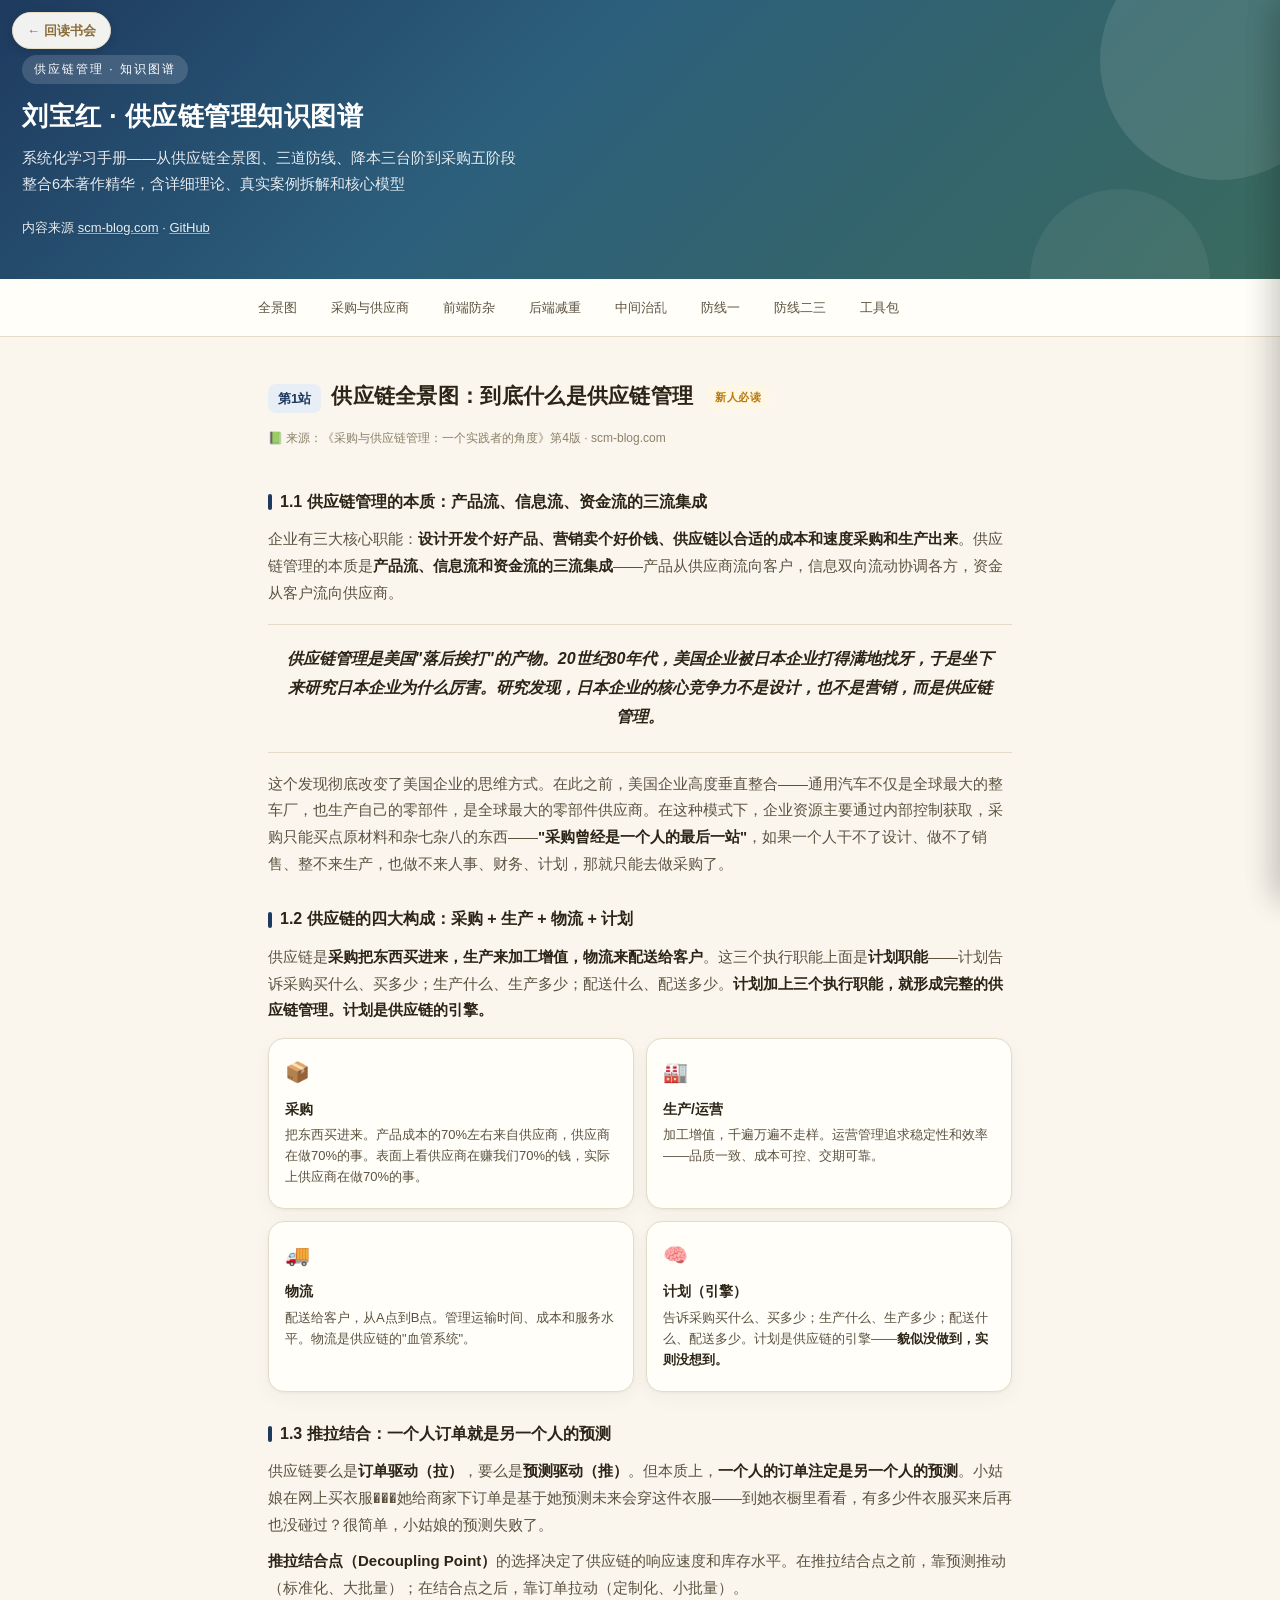
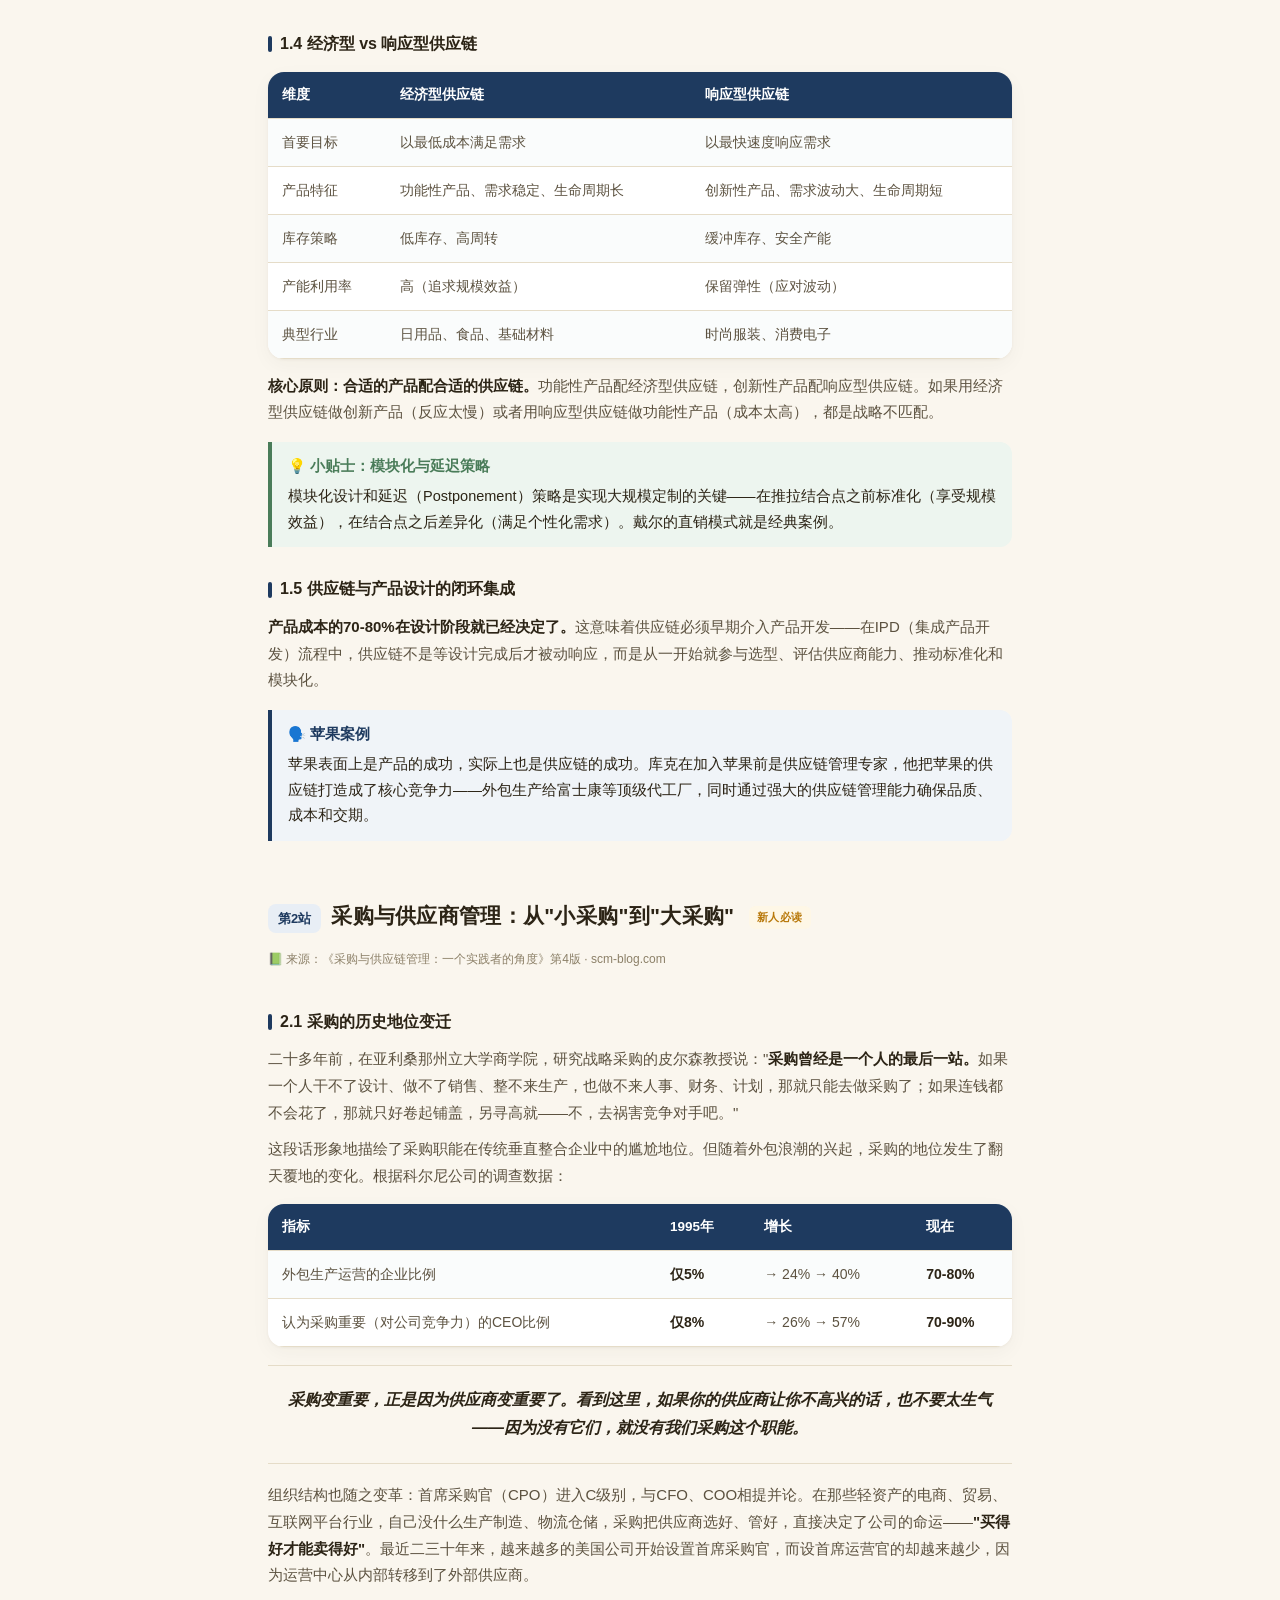
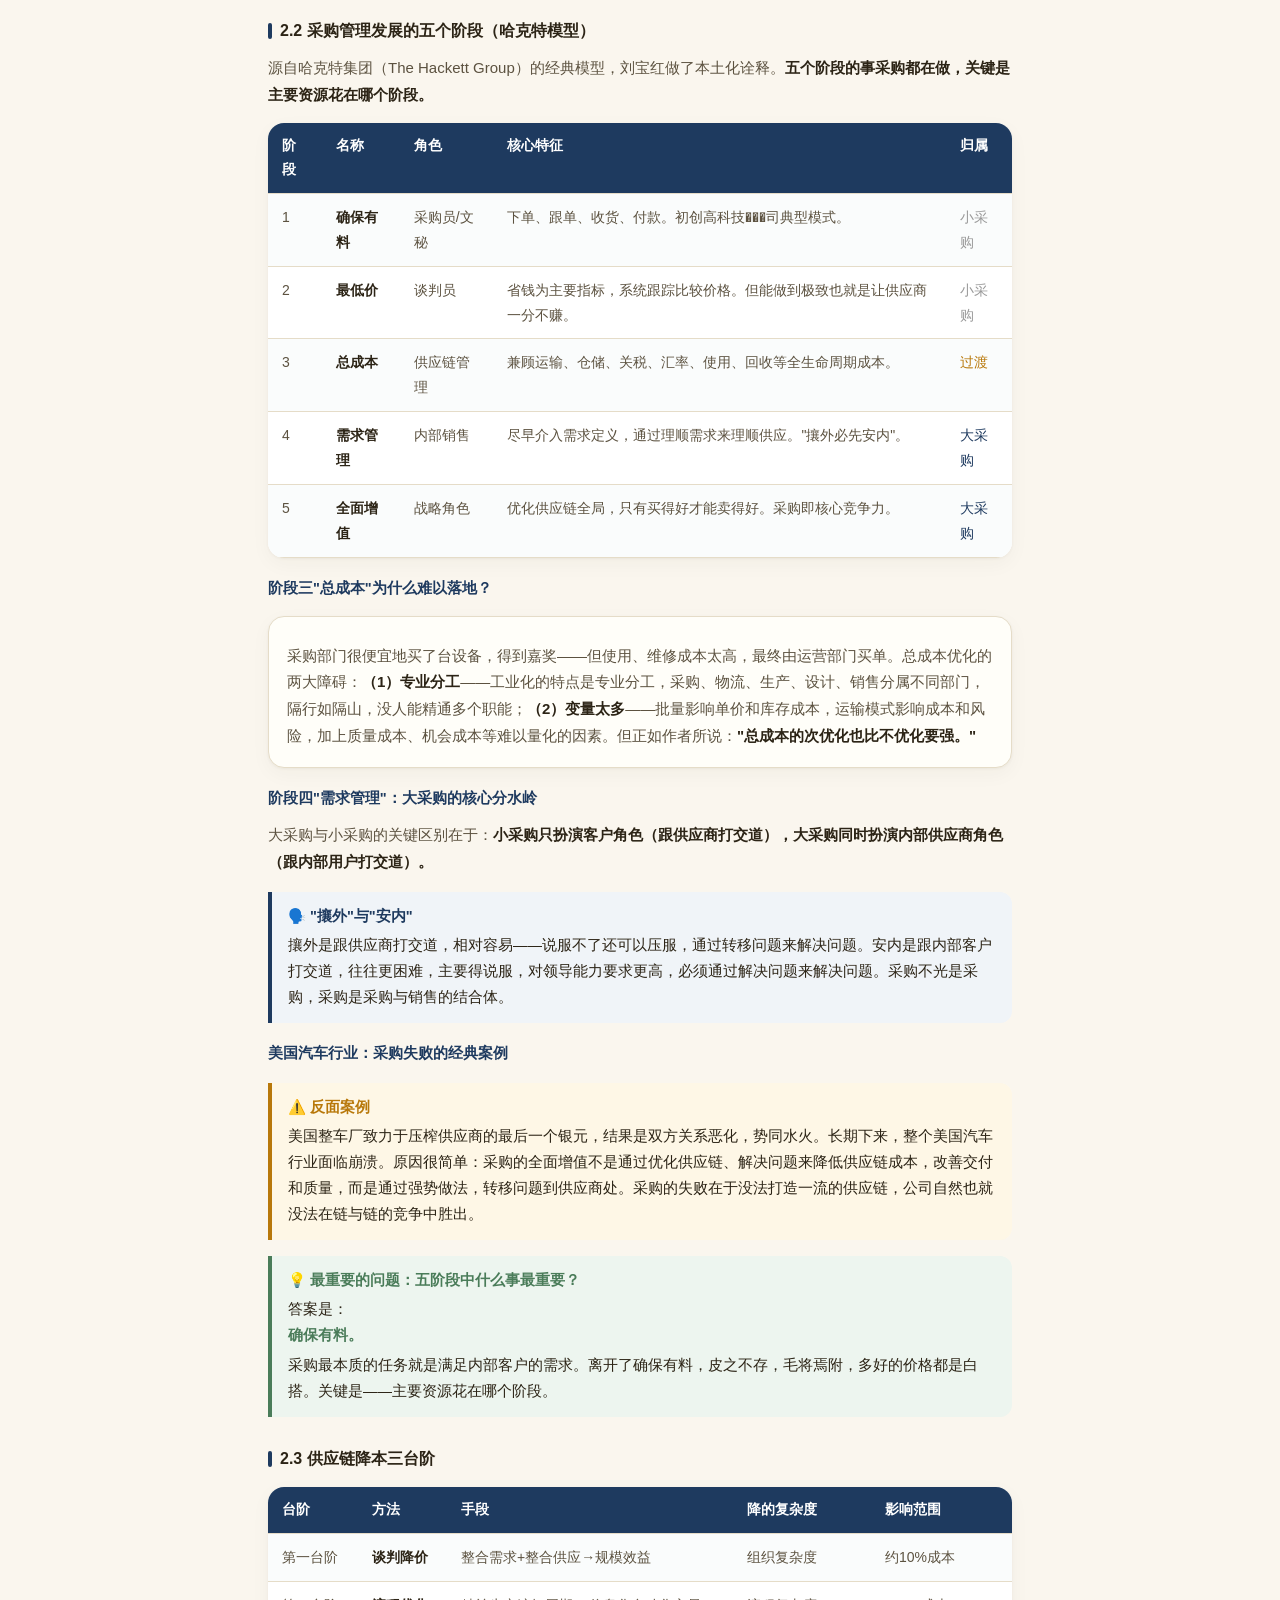
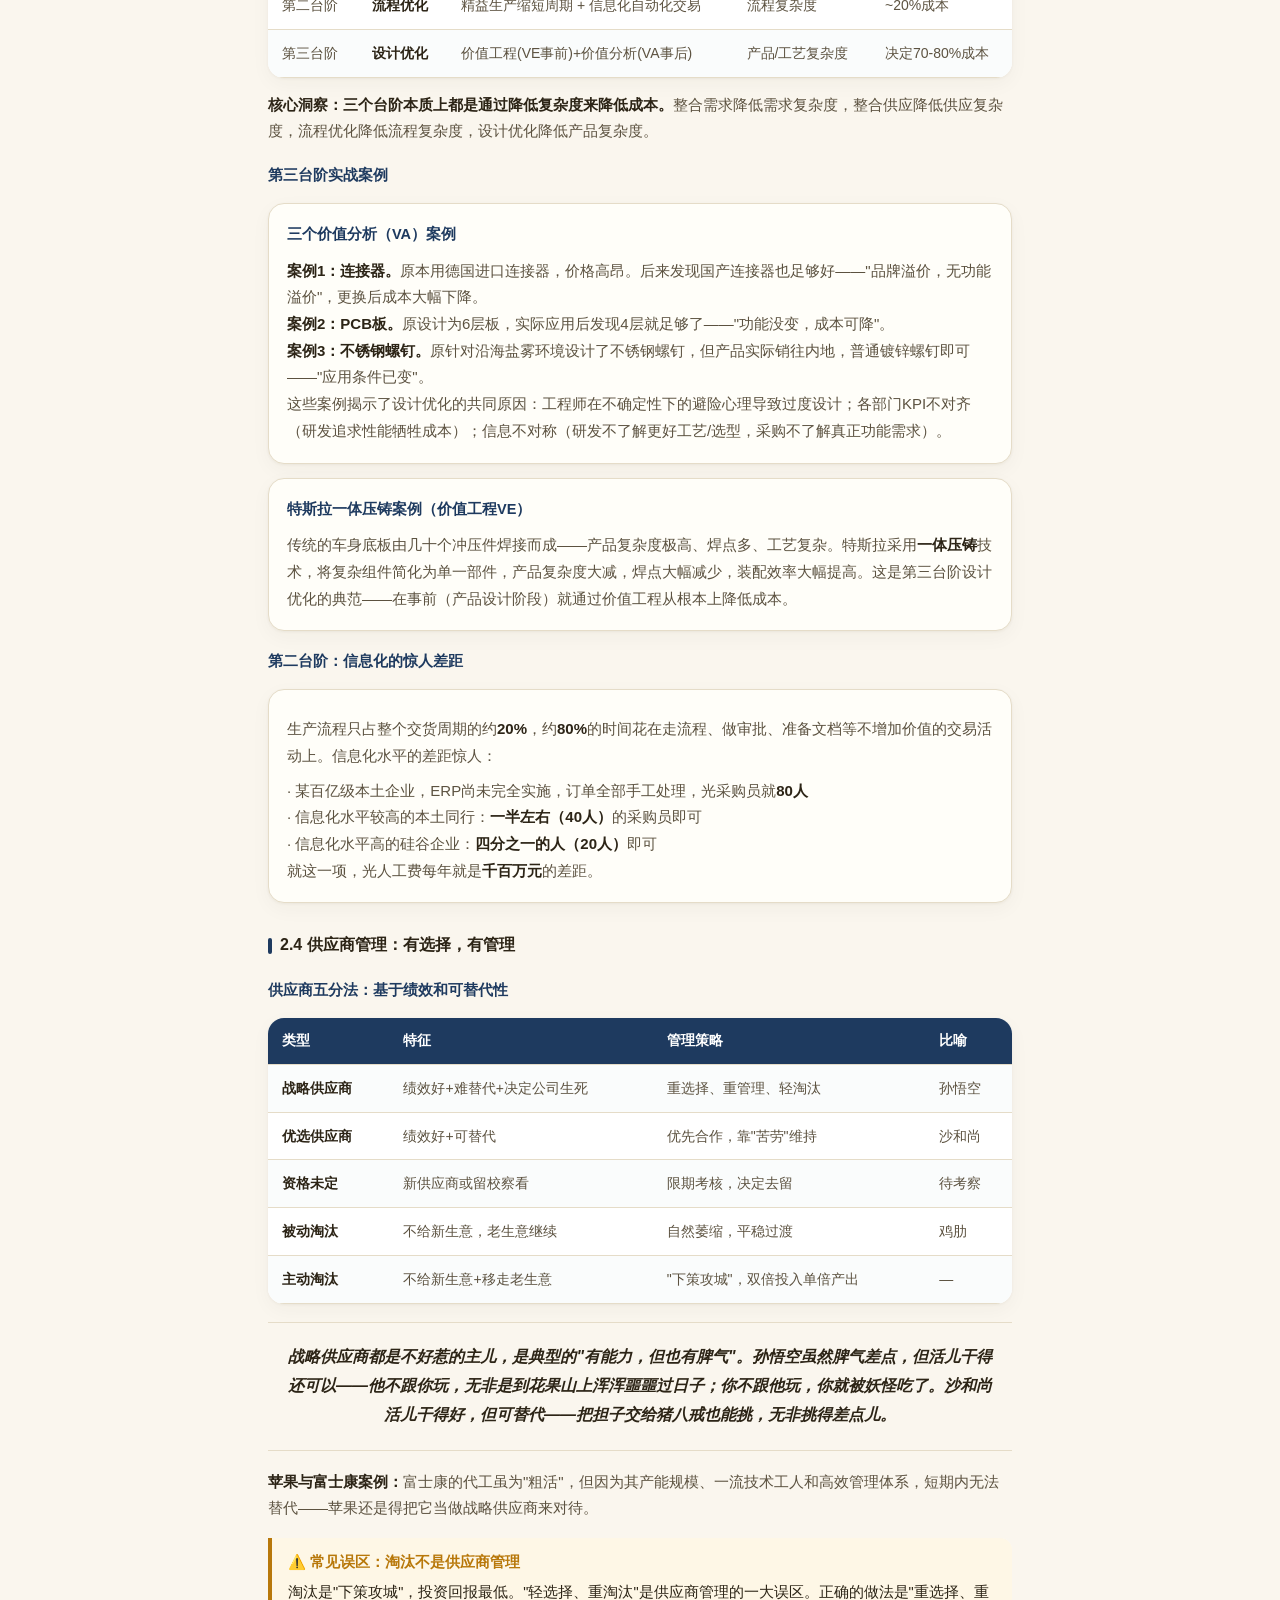
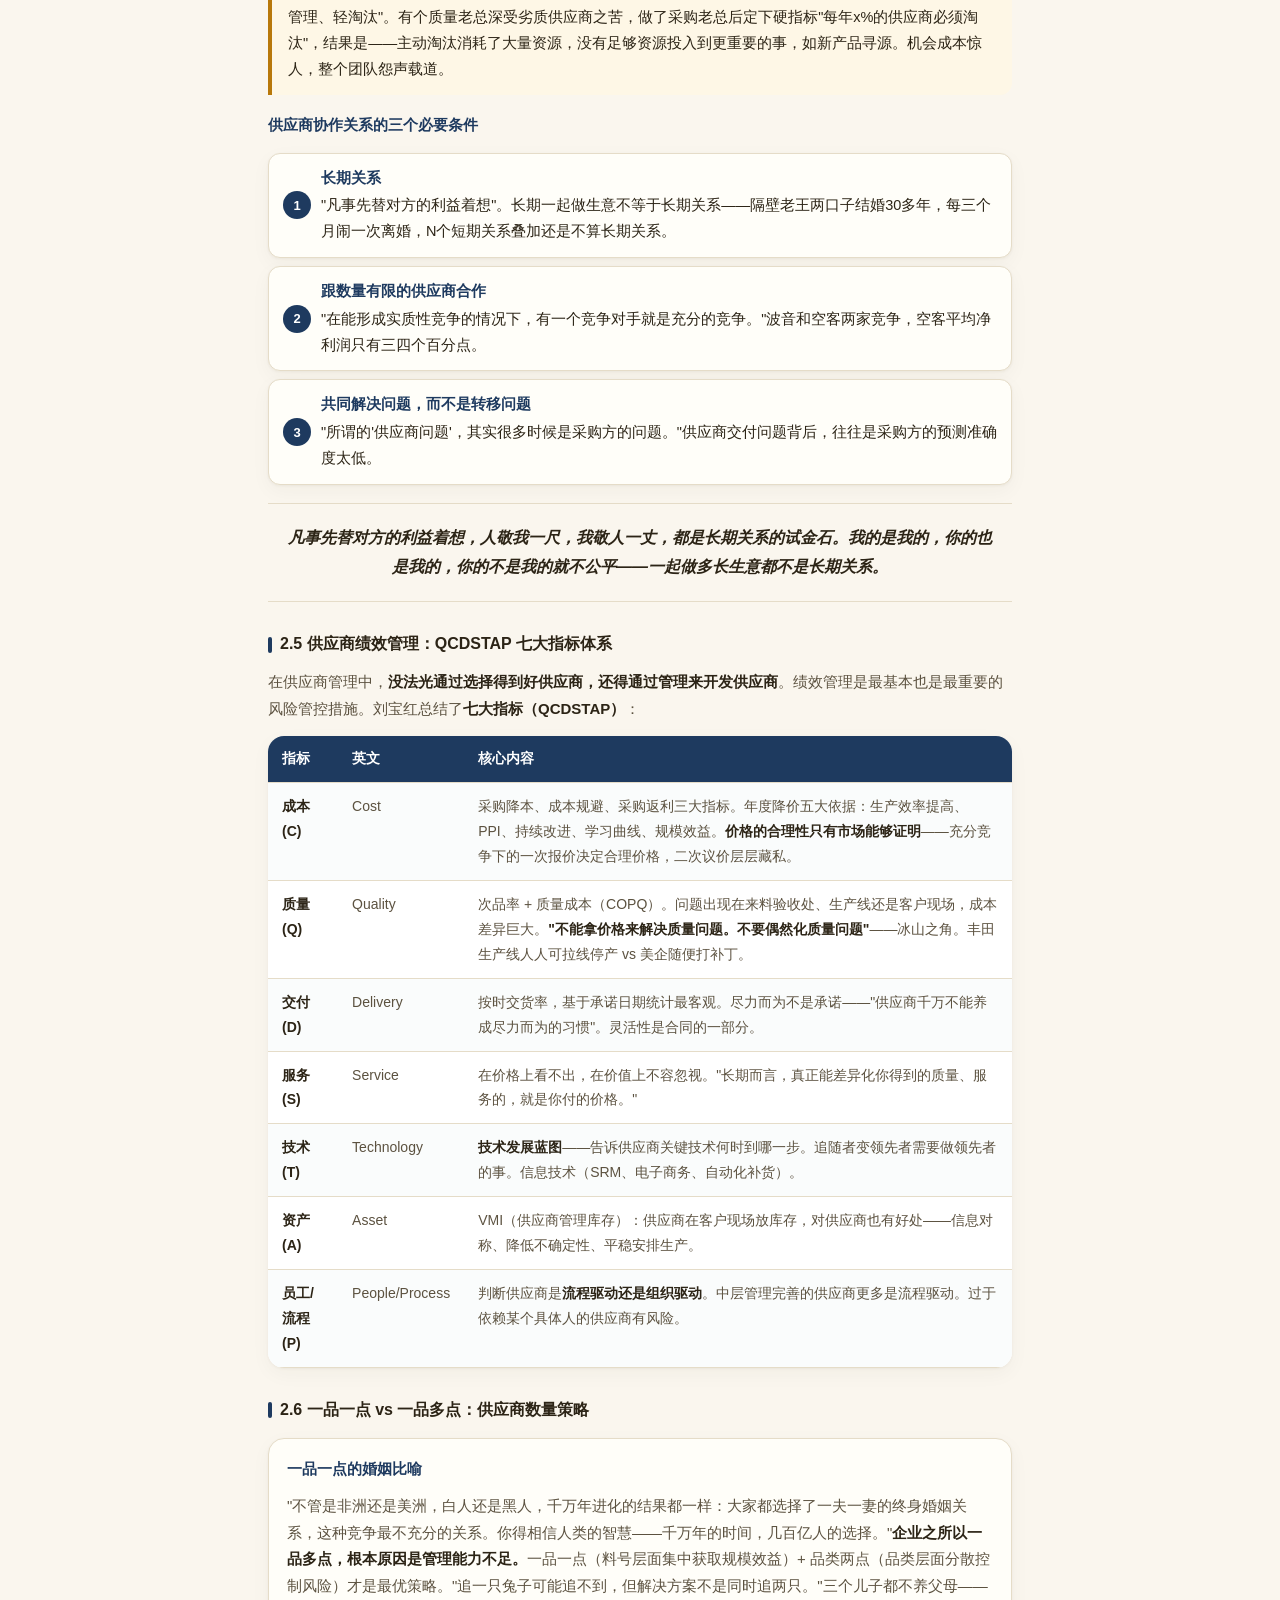
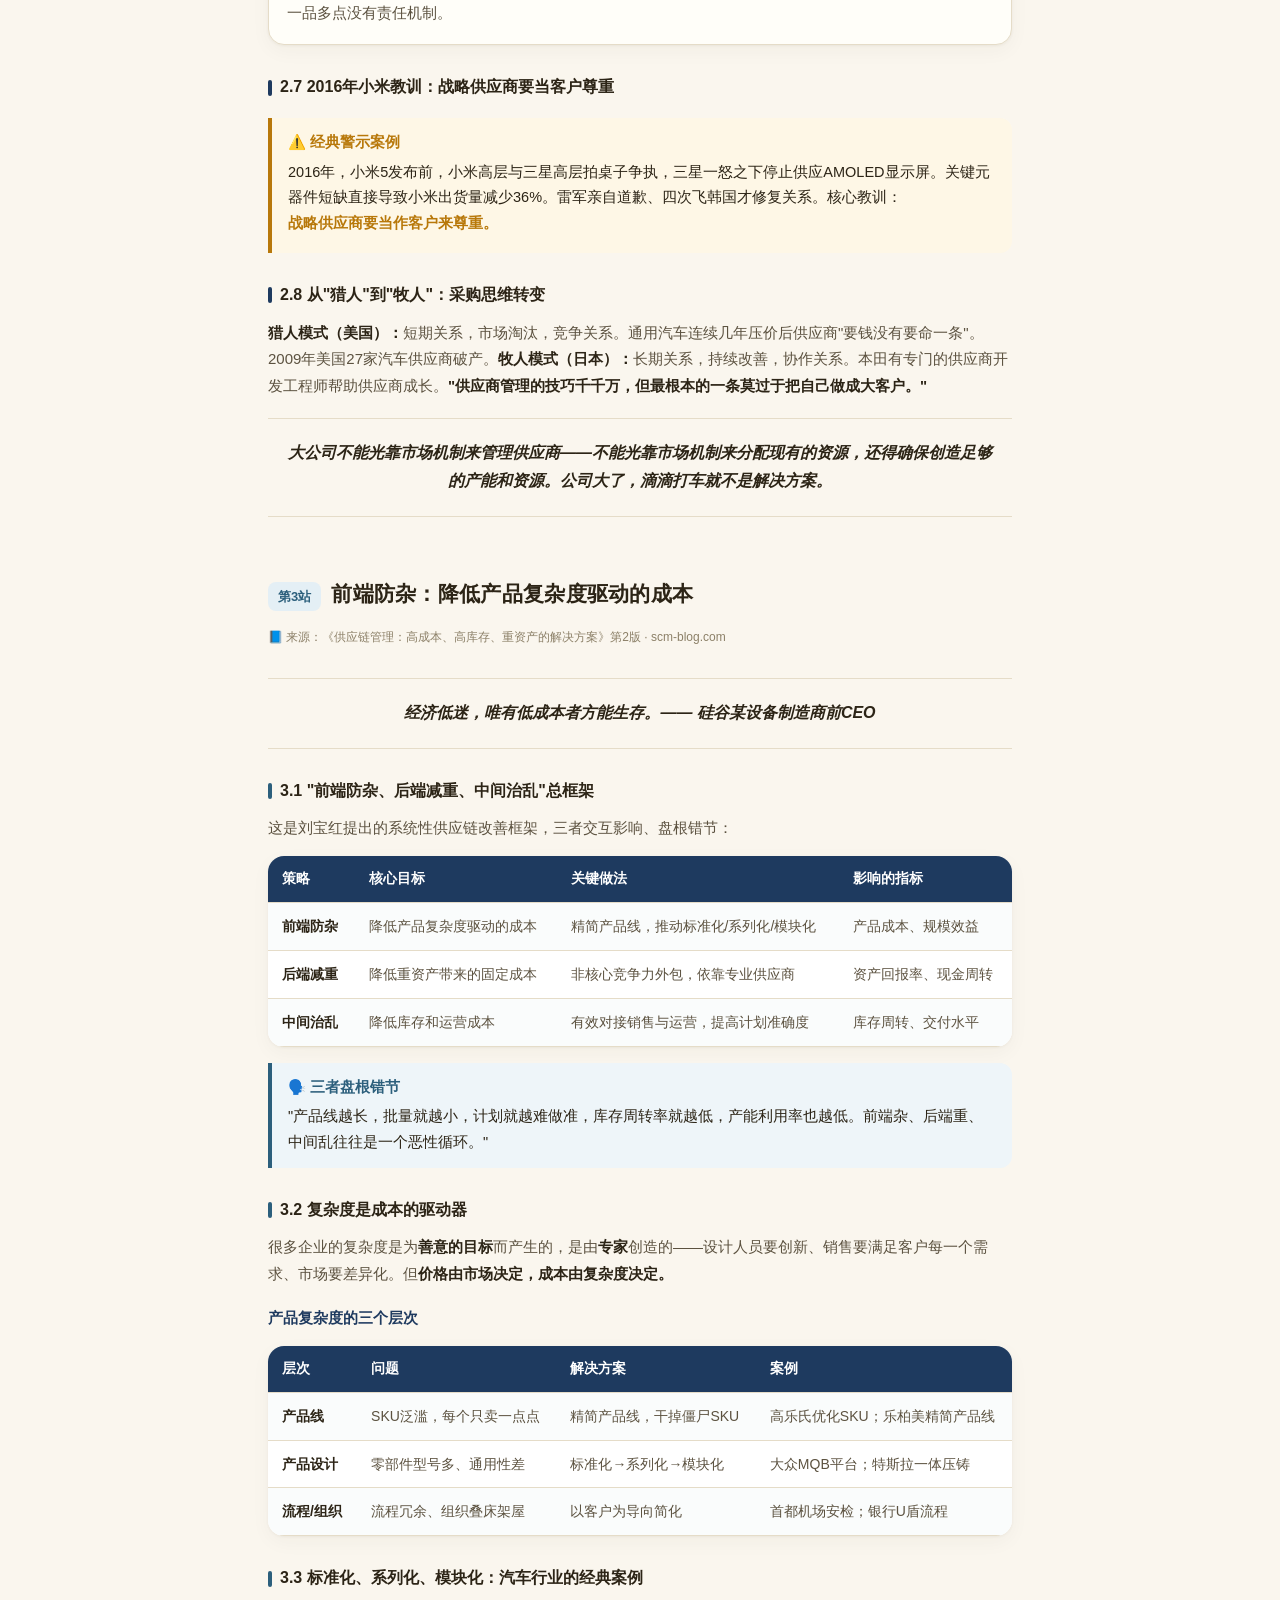
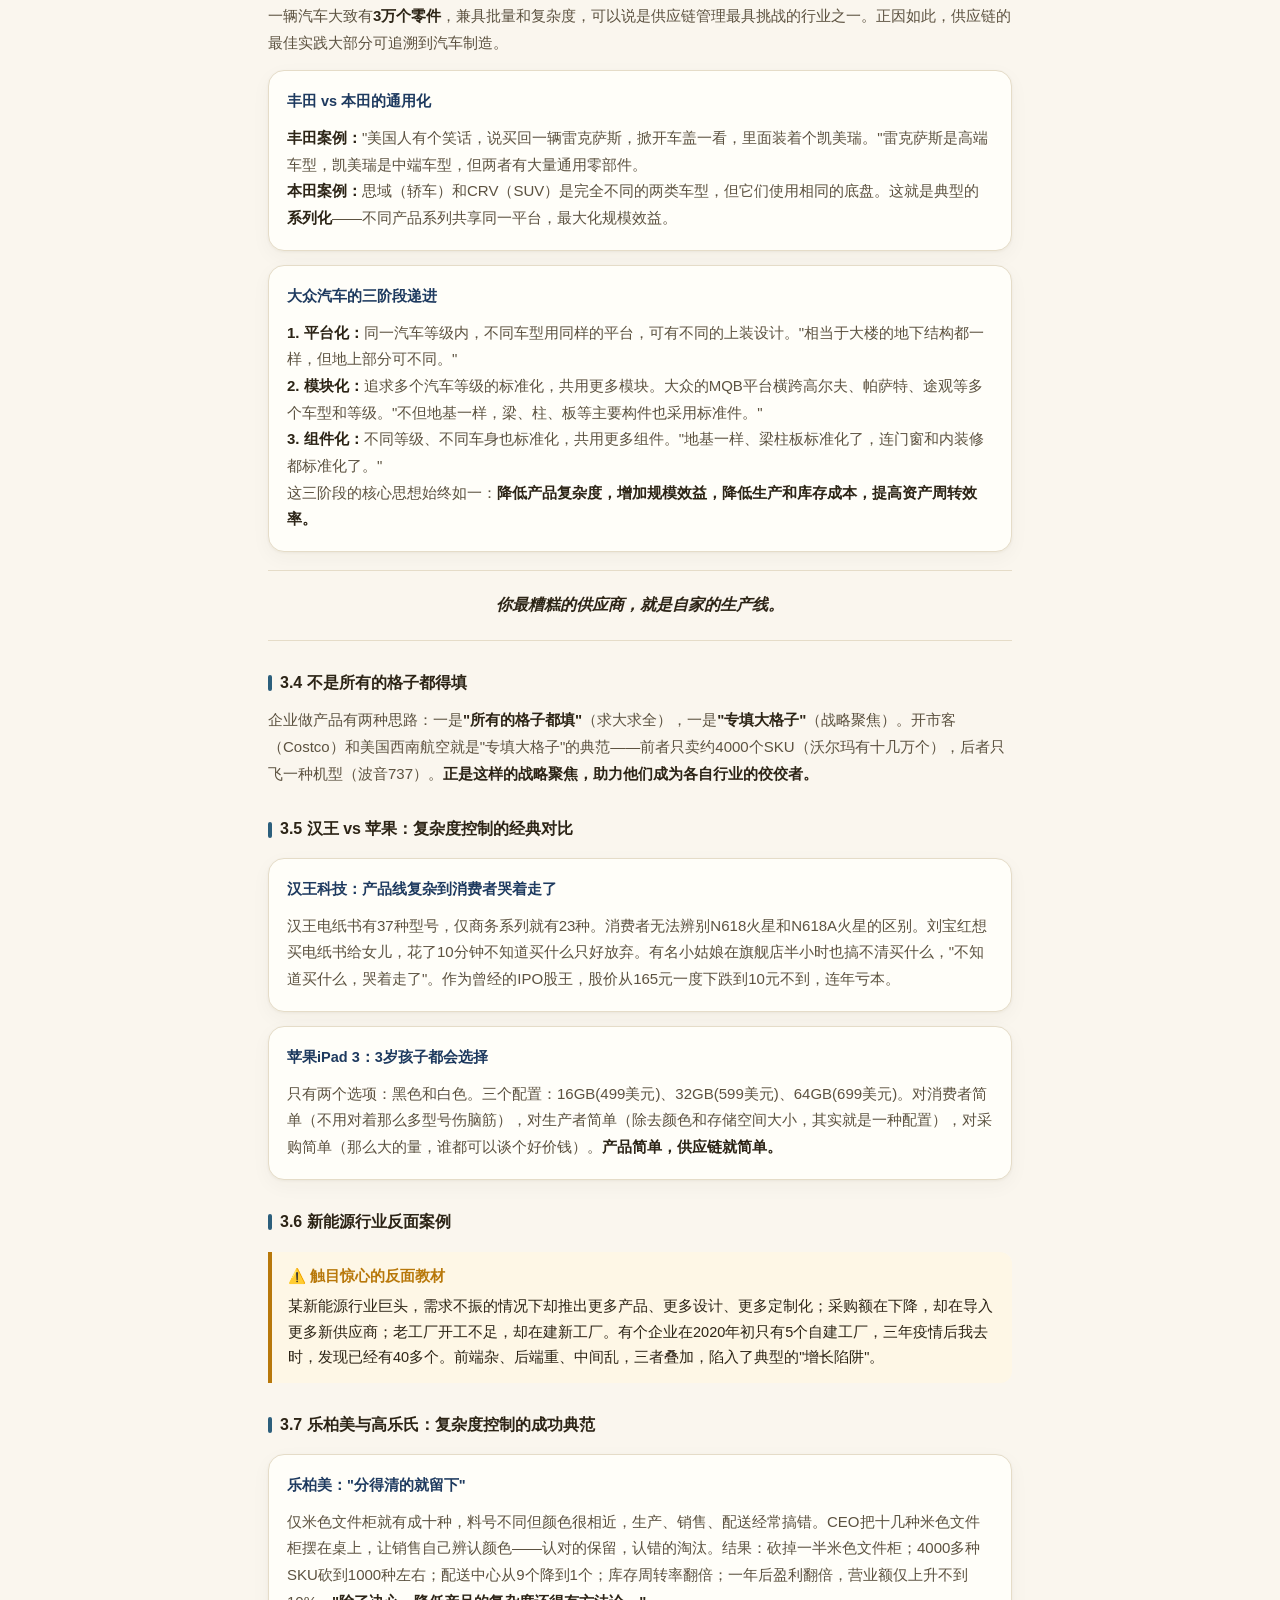
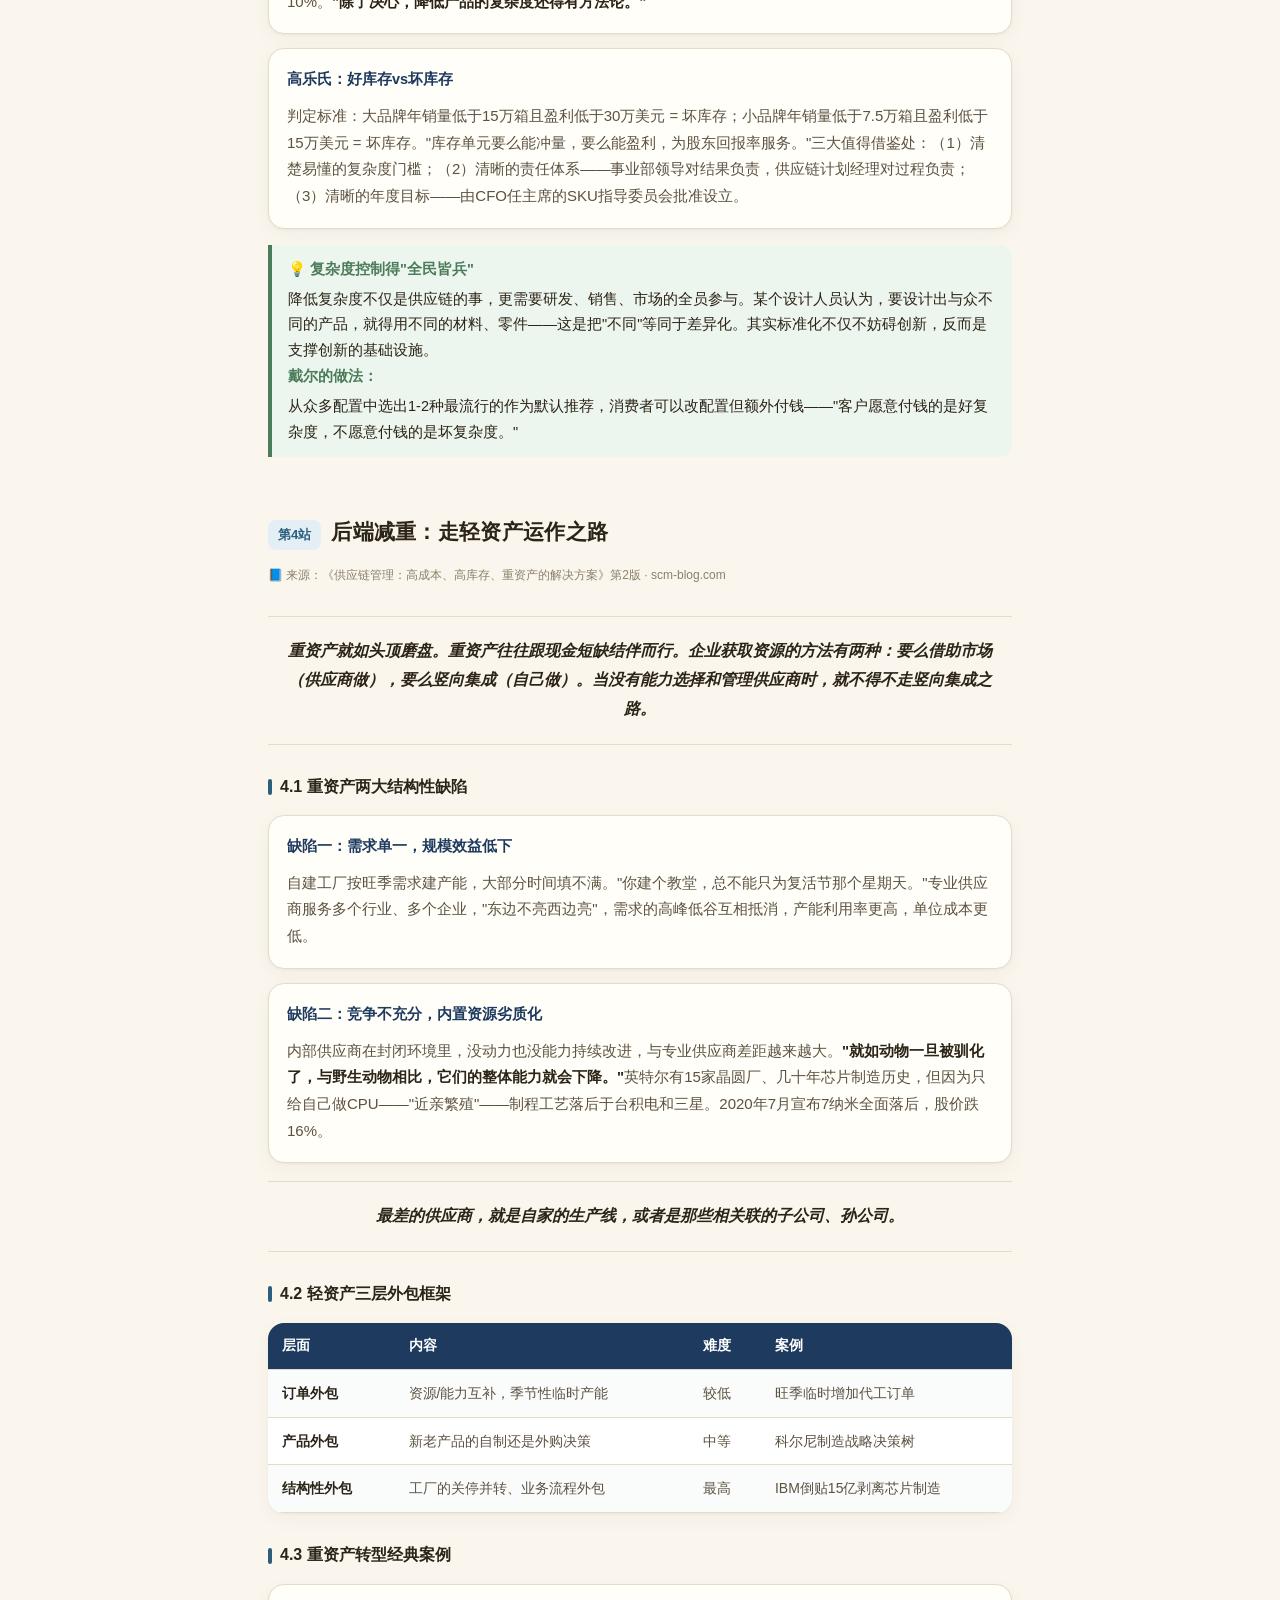
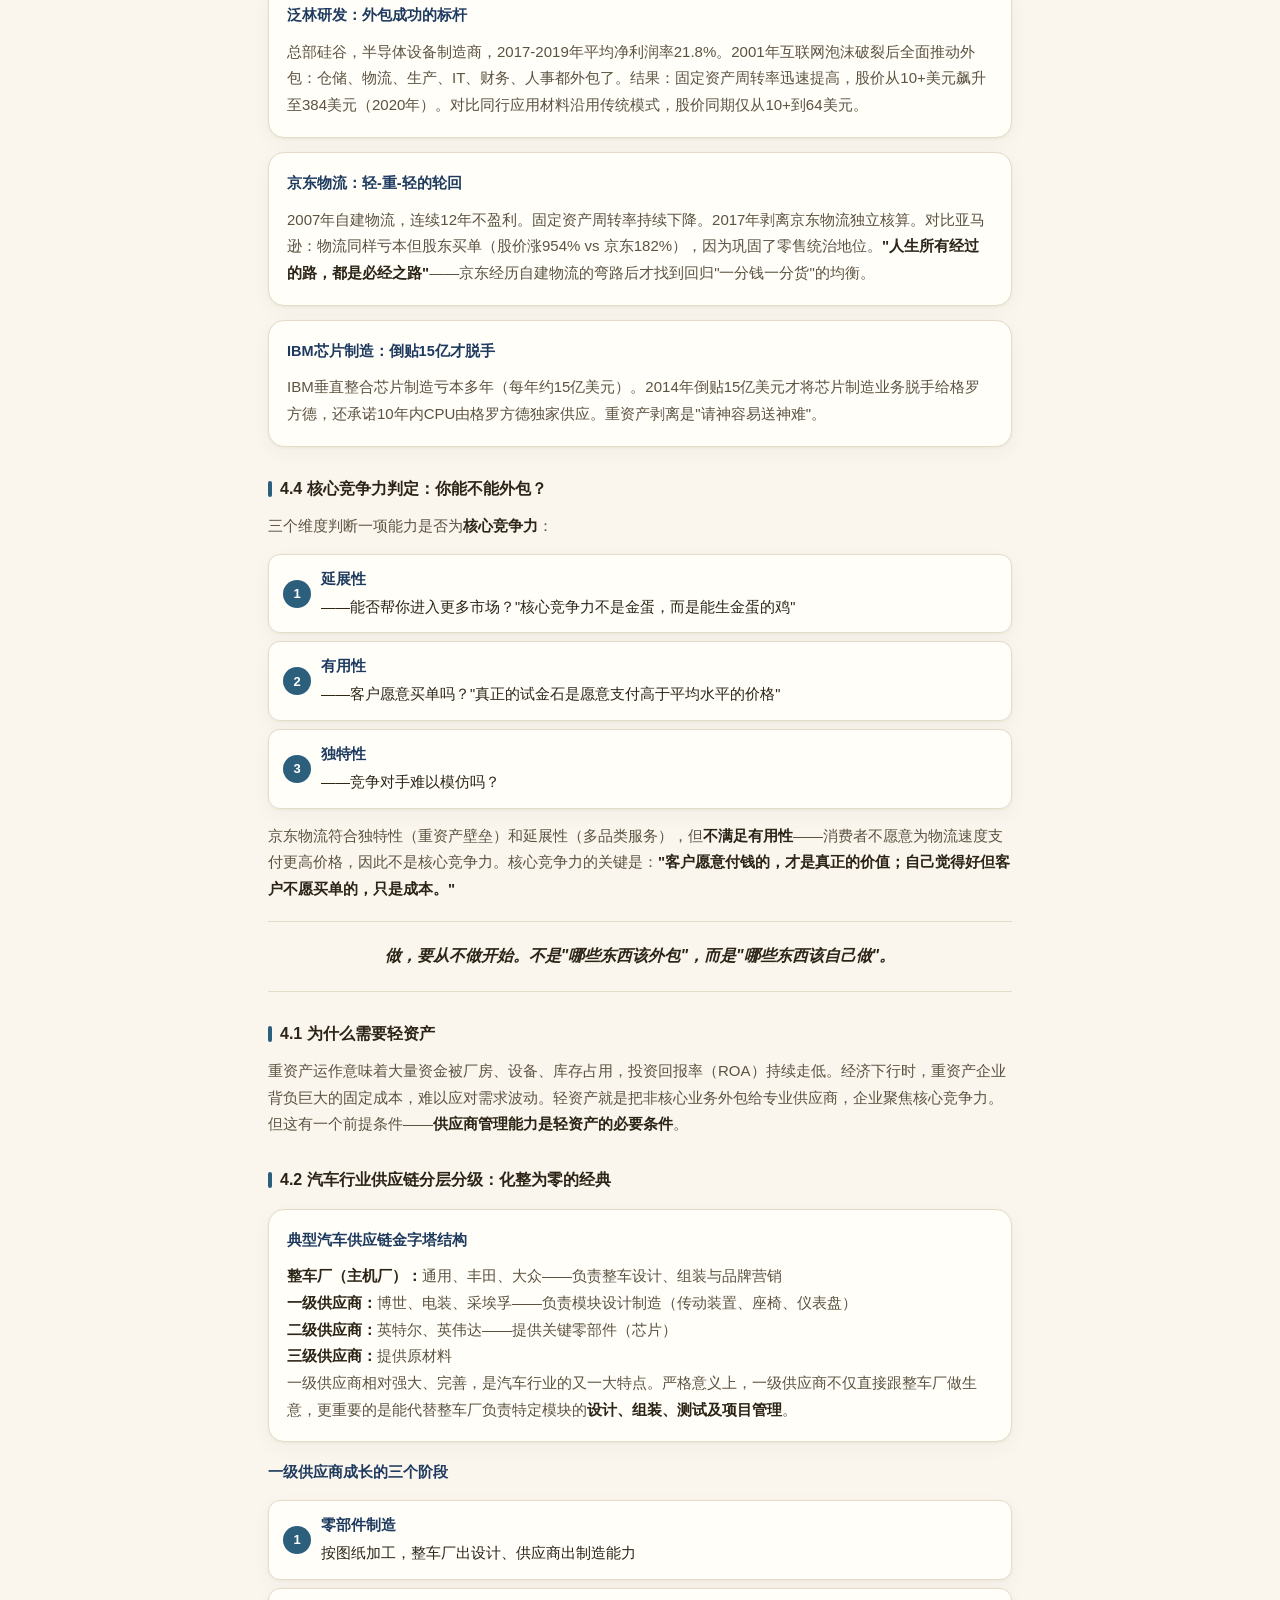
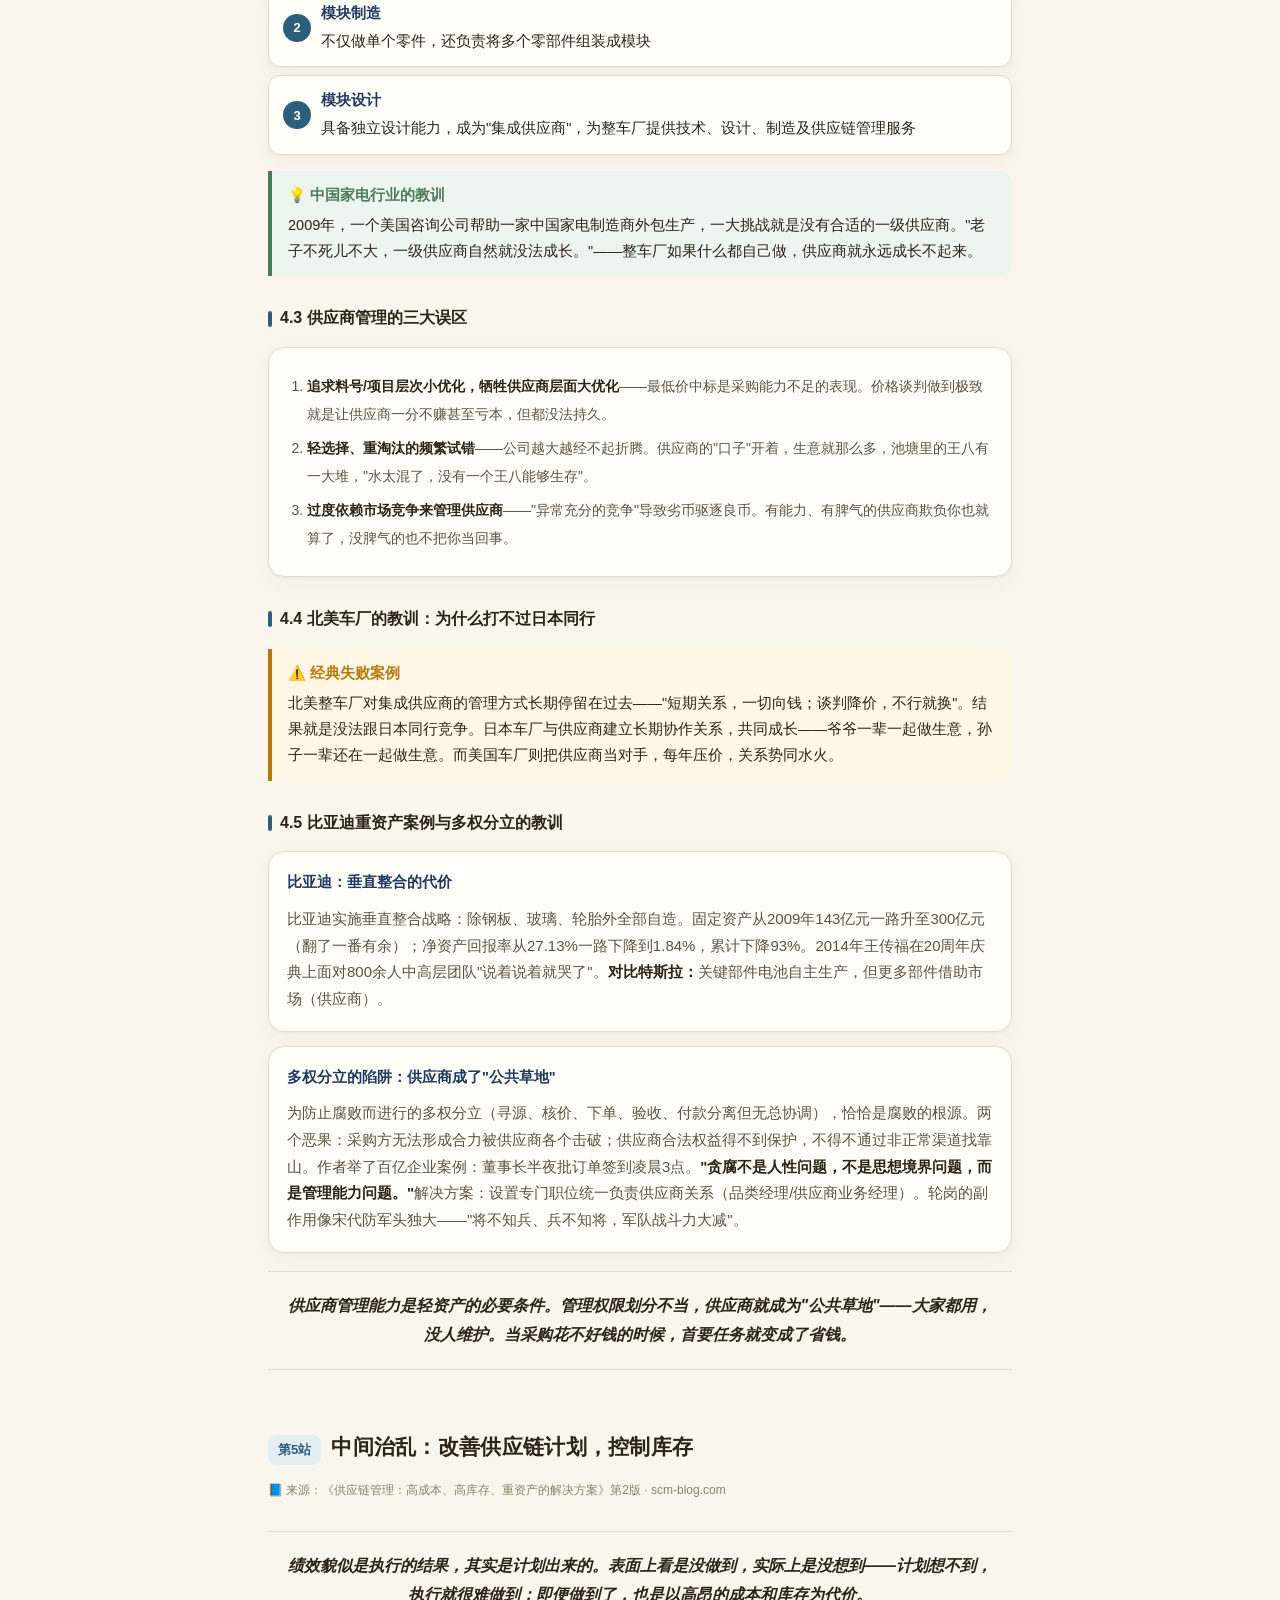
<file: index.html>
<!DOCTYPE html>
<html lang="zh-CN">
<head>
<meta charset="UTF-8"/>
<meta name="viewport" content="width=device-width,initial-scale=1.0,viewport-fit=cover"/>
<meta name="description" content="刘宝红供应链管理知识图谱——系统化学习手册，涵盖6本著作精华"/>
<title>刘宝红·供应链管理知识图谱</title>
<style>
/* SCM Knowledge Atlas — GTM-inspired design language */
:root{--page:#faf6ee;--card:#fffef9;--ink:#2c2416;--ink-2:#5c5240;--ink-3:#8c8068;--line:#e5dcc8;--shadow:0 1px 3px rgba(60,40,16,.05),0 6px 20px rgba(60,40,16,.04);--radius:16px;--bk1:#1e3a5f;--bk1-soft:#e8eef5;--bk1-light:#f0f4f8;--bk2:#2c5f7c;--bk2-soft:#e4eff5;--bk2-light:#eef5f9;--bk3:#b8453a;--bk3-soft:#fbebe8;--bk3-light:#fdf3f1;--amber:#b8780a;--amber-soft:#fef7e6;--tip:#4a7c59;--tip-soft:#edf5ef;--indigo:#3b4ba8;--indigo-soft:#eceefb}
*{box-sizing:border-box;margin:0;padding:0;-webkit-tap-highlight-color:transparent}
html{scroll-behavior:smooth;scroll-padding-top:56px}
body{font-family:-apple-system,BlinkMacSystemFont,"PingFang SC","Hiragino Sans GB","Microsoft YaHei",sans-serif;line-height:1.78;color:var(--ink);background:var(--page);-webkit-font-smoothing:antialiased}
#progress{position:fixed;top:0;left:0;height:3px;width:0;background:var(--bk1);z-index:60;transition:width .1s linear}
.hero{background:linear-gradient(135deg,#1e3a5f 0%,#2c5f7c 40%,#3a6a5e 100%);color:#fff;padding:54px 22px 40px;position:relative;overflow:hidden}
.hero::after{content:"";position:absolute;right:-60px;top:-60px;width:240px;height:240px;border-radius:50%;background:rgba(255,255,255,.1)}
.hero::before{content:"";position:absolute;right:70px;bottom:-90px;width:180px;height:180px;border-radius:50%;background:rgba(255,255,255,.06)}
.hero .tag{display:inline-block;font-size:12px;letter-spacing:2px;background:rgba(255,255,255,.15);padding:4px 12px;border-radius:999px;margin-bottom:16px}
.hero h1{font-size:26px;line-height:1.3;margin:0 0 12px;font-weight:800;letter-spacing:.5px}
.hero p{font-size:14.5px;opacity:.95;margin:0;max-width:660px;color:#f0f4f8;text-shadow:0 1px 2px rgba(0,0,0,.1)}
.hero .meta{margin-top:18px;font-size:13px;opacity:.9;color:#fff;position:relative;z-index:2;text-shadow:0 1px 2px rgba(0,0,0,.15)}
.hero .meta a{color:#fff;text-decoration:underline;text-decoration-color:rgba(255,255,255,.6)}
.hero .meta a:hover{text-decoration-color:#fff}
.nav{position:sticky;top:0;z-index:50;background:rgba(255,254,249,.92);backdrop-filter:blur(10px);border-bottom:1px solid var(--line)}
.nav-inner{display:flex;gap:6px;overflow-x:auto;padding:10px 14px;scrollbar-width:none;max-width:820px;margin:0 auto}
.nav-inner::-webkit-scrollbar{display:none}
.nav a{flex:0 0 auto;font-size:13px;color:var(--ink-2);text-decoration:none;padding:6px 13px;border-radius:999px;white-space:nowrap;border:1px solid transparent;transition:.2s}
.nav a:hover{background:var(--bk1-light);color:var(--bk1)}
.nav a.active{background:var(--bk1);color:#fff}
.wrap{max-width:780px;margin:0 auto;padding:0 18px 80px}
section{padding-top:40px;scroll-margin-top:56px}
.ch-head{display:flex;align-items:baseline;gap:10px;margin-bottom:20px;flex-wrap:wrap}
.ch-num{font-size:13px;font-weight:700;padding:3px 10px;border-radius:8px;flex:0 0 auto}
.ch-bk1 .ch-num{color:var(--bk1);background:var(--bk1-soft)}.ch-bk2 .ch-num{color:var(--bk2);background:var(--bk2-soft)}.ch-bk3 .ch-num{color:var(--bk3);background:var(--bk3-soft)}
.ch-head h2{font-size:21px;margin:0;color:var(--ink);font-weight:800;letter-spacing:.3px}
.ch-source{font-size:12px;color:var(--ink-3);margin-top:4px;width:100%}
.ch-head h2 .badge{display:inline-block;font-size:11px;font-weight:700;padding:2px 8px;border-radius:6px;margin-left:8px;vertical-align:middle;letter-spacing:.5px;background:var(--amber-soft);color:var(--amber)}
h3{font-size:16px;margin:28px 0 8px;color:var(--ink);font-weight:700;display:flex;align-items:center;gap:8px}
h3::before{content:"";width:4px;height:16px;border-radius:3px;display:inline-block}
.ch-bk1 h3::before{background:var(--bk1)}.ch-bk2 h3::before{background:var(--bk2)}.ch-bk3 h3::before{background:var(--bk3)}
h4{font-size:14.5px;margin:18px 0 6px;color:var(--bk1);font-weight:700}
p{margin:10px 0;font-size:15px;color:var(--ink-2)}strong{color:var(--ink)}
.card{background:var(--card);border:1px solid var(--line);border-radius:var(--radius);padding:18px 18px 10px;margin:14px 0;box-shadow:var(--shadow)}
.card h4{margin:0 0 10px}.card p{margin:8px 0}
.card ol,.card ul{margin:6px 0 14px;padding-left:20px;font-size:14.5px;color:var(--ink-2);line-height:1.8}.card li{margin:6px 0}
.quote{border-left:4px solid var(--bk1);background:var(--bk1-soft);padding:12px 16px;border-radius:0 12px 12px 0;margin:16px 0;font-size:14.5px;color:var(--ink)}
.quote strong{display:block;margin-bottom:4px;color:var(--bk1)}.quote.bk1{border-left-color:var(--bk1);background:var(--bk1-light)}
.quote.bk2{border-left-color:var(--bk2);background:var(--bk2-light)}.quote.bk2 strong{color:var(--bk2)}
.quote.bk3{border-left-color:var(--bk3);background:var(--bk3-light)}.quote.bk3 strong{color:var(--bk3)}
.quote.tip{border-left-color:var(--tip);background:var(--tip-soft)}.quote.tip strong{color:var(--tip)}
.quote.amber{border-left-color:var(--amber);background:var(--amber-soft)}.quote.amber strong{color:var(--amber)}
.jinquote{font-size:16px;font-weight:600;color:var(--ink);text-align:center;padding:20px 16px;margin:18px 0;border-top:1px solid var(--line);border-bottom:1px solid var(--line);line-height:1.8;font-style:italic}
.table-scroll{overflow-x:auto;margin:14px 0;border-radius:var(--radius);box-shadow:var(--shadow);-webkit-overflow-scrolling:touch}
table{border-collapse:collapse;width:100%;min-width:480px;background:#fff;font-size:14px}
th,td{text-align:left;padding:11px 14px;border-bottom:1px solid var(--line);vertical-align:top}
th{background:var(--bk1);color:#fff;font-weight:600;font-size:13.5px}
tr:nth-child(even){background:#fafcfc}td{color:var(--ink-2)}td strong{color:var(--ink)}
.steps{counter-reset:step;list-style:none;padding:0;margin:14px 0}
.steps li{counter-increment:step;position:relative;padding:12px 14px 12px 52px;background:var(--card);border:1px solid var(--line);border-radius:12px;margin:8px 0;box-shadow:var(--shadow);font-size:14.5px;color:var(--ink)}
.steps li::before{content:counter(step);position:absolute;left:14px;top:50%;transform:translateY(-50%);width:28px;height:28px;border-radius:50%;background:var(--bk1);color:#fff;font-weight:700;font-size:13px;display:flex;align-items:center;justify-content:center}
.steps.bk2 li::before{background:var(--bk2)}.steps.bk3 li::before{background:var(--bk3)}.steps li strong{display:block;margin-bottom:2px;color:var(--bk1)}
.concept-grid{display:grid;grid-template-columns:1fr 1fr;gap:12px;margin:14px 0}
.concept-card{background:var(--card);border:1px solid var(--line);border-radius:var(--radius);padding:16px;box-shadow:var(--shadow)}
.concept-card .cc-icon{font-size:20px;margin-bottom:6px}.concept-card h4{font-size:14px;margin:4px 0;color:var(--ink)}.concept-card p{font-size:13px;margin:4px 0;line-height:1.6}
.glossary{display:grid;grid-template-columns:1fr 1fr;gap:1px;background:var(--line);border:1px solid var(--line);border-radius:var(--radius);overflow:hidden;margin:14px 0}
.term{padding:14px 16px;background:var(--card)}.term .t{font-size:14px;font-weight:700;color:var(--bk1)}.term .d{font-size:13px;color:var(--ink-2);margin-top:4px;line-height:1.6}
#right-tools{position:fixed;right:18px;bottom:22px;z-index:40;display:flex;flex-direction:column-reverse;align-items:center;gap:10px}
.tool-btn{width:44px;height:44px;border-radius:50%;border:none;color:#fff;font-size:18px;cursor:pointer;display:flex;align-items:center;justify-content:center;box-shadow:0 2px 12px rgba(30,58,95,.25);transition:all .2s;opacity:0;pointer-events:none}
.tool-btn.show{opacity:1;pointer-events:auto}.tool-btn:hover{transform:scale(1.1)}
#btn-toc{background:var(--bk2)}#btn-toc:hover{background:#244e68}
#btn-search{background:var(--bk1)}#btn-search:hover{background:#162f4d}
#top{background:var(--bk3)}#top:hover{background:#a03a30}
.tool-btn svg{width:20px;height:20px;fill:currentColor}
.panel-overlay{position:fixed;inset:0;z-index:70;background:rgba(0,0,0,.35);opacity:0;pointer-events:none;transition:opacity .25s}
.panel-overlay.show{opacity:1;pointer-events:auto}
.panel{position:fixed;top:0;right:0;bottom:0;width:400px;max-width:90vw;z-index:71;background:var(--card);box-shadow:-6px 0 30px rgba(0,0,0,.12);transform:translateX(100%);transition:transform .3s cubic-bezier(.4,0,.2,1);display:flex;flex-direction:column}
.panel.show{transform:translateX(0)}
.panel-header{display:flex;align-items:center;justify-content:space-between;padding:18px 20px;border-bottom:1px solid var(--line);flex:0 0 auto}
.panel-header h3{margin:0;font-size:16px;color:var(--ink)}.panel-header h3::before{display:none}
.panel-close{width:32px;height:32px;border-radius:50%;border:none;background:var(--bk1-soft);color:var(--bk1);font-size:16px;cursor:pointer;display:flex;align-items:center;justify-content:center;transition:all .2s}
.panel-close:hover{background:var(--bk1);color:#fff}
.panel-body{flex:1 1 auto;overflow-y:auto;padding:8px 0;-webkit-overflow-scrolling:touch}
.toc-chapter{font-size:14px;font-weight:700;color:var(--ink);padding:14px 20px 6px 12px}.toc-chapter:first-child{padding-top:8px}
.toc-item{display:block;padding:9px 20px 9px 12px;font-size:13.5px;color:var(--ink-2);text-decoration:none;cursor:pointer;transition:all .15s;border-left:3px solid transparent;line-height:1.5}
.toc-item:hover{background:var(--bk1-light);color:var(--bk1)}.toc-item.active{background:var(--bk1-light);color:var(--bk1);border-left-color:var(--bk1);font-weight:600}.toc-item.l2{padding-left:30px;font-size:13px}
.search-box-sm{display:flex;align-items:center;gap:8px;padding:12px 20px;border-bottom:1px solid var(--line);background:var(--page);flex:0 0 auto}
.search-input{flex:1;border:1.5px solid var(--line);border-radius:10px;padding:10px 14px;font-size:14px;outline:none;background:#fff;transition:border-color .2s}
.search-input:focus{border-color:var(--bk1)}
.search-nav{display:flex;align-items:center;gap:4px;font-size:13px;color:var(--ink-2);flex:0 0 auto}
.search-nav-btn{width:30px;height:30px;border-radius:50%;border:1.5px solid var(--line);background:#fff;color:var(--ink-2);font-size:14px;cursor:pointer;display:flex;align-items:center;justify-content:center;transition:all .15s}
.search-nav-btn:hover:not(:disabled){border-color:var(--bk1);color:var(--bk1);background:var(--bk1-light)}
.search-nav-btn:disabled{opacity:.35;cursor:default}.search-count{min-width:44px;text-align:center}
.search-clear{width:28px;height:28px;border-radius:50%;border:none;background:transparent;color:var(--ink-2);font-size:14px;cursor:pointer;display:flex;align-items:center;justify-content:center}
.search-clear:hover{background:var(--bk1-soft);color:var(--bk1)}
mark.search-hit{background:#fde68a;color:var(--ink);border-radius:2px;padding:1px 2px}
mark.search-hit-current{background:var(--amber);color:#fff;border-radius:3px;padding:2px 3px}
.search-result-item{cursor:pointer!important}
#resume-wrap{position:fixed;bottom:80px;left:50%;z-index:45;transform:translateX(-50%) translateY(20px);opacity:0;pointer-events:none;transition:all .35s cubic-bezier(.4,0,.2,1);display:flex;align-items:center;gap:8px;white-space:nowrap}
#resume-wrap.show{opacity:1;pointer-events:auto;transform:translateX(-50%) translateY(0)}
#resume-badge{background:var(--bk1);color:#fff;padding:10px 18px 10px 16px;border-radius:999px;font-size:13.5px;font-weight:600;cursor:pointer;box-shadow:0 4px 16px rgba(30,58,95,.35);transition:background .2s,transform .2s,box-shadow .2s;display:flex;align-items:center;gap:7px}
#resume-badge:hover{background:#162f4d;transform:translateY(-2px);box-shadow:0 6px 20px rgba(30,58,95,.45)}
#resume-ignore{flex:0 0 auto;width:28px;height:28px;border-radius:50%;border:none;background:var(--bk1);color:#fff;font-size:12px;cursor:pointer;display:flex;align-items:center;justify-content:center;transition:all .2s;opacity:0;transform:scale(.8);box-shadow:0 2px 8px rgba(30,58,95,.25)}
#resume-wrap.show #resume-ignore{opacity:1;transform:scale(1);transition-delay:.2s}
#resume-ignore:hover{background:#162f4d;transform:scale(1.08)}
.footer{margin-top:48px;padding-top:24px;border-top:1px solid var(--line);font-size:12.5px;color:var(--ink-3);line-height:2;text-align:center}
.footer a{color:var(--bk1);text-decoration:none}.footer a:hover{text-decoration:underline}
.hidden-by-search{display:none!important}
@media(max-width:520px){.hero h1{font-size:22px}.hero p{font-size:13px}.wrap{padding:0 14px 70px}h2{font-size:19px}h3{font-size:15px}p{font-size:13.5px}.concept-grid{grid-template-columns:1fr}.glossary{grid-template-columns:1fr}.jinquote{font-size:14px}.nav-inner{padding:8px 10px}.nav a{font-size:12px;padding:5px 10px}.tool-btn{width:40px;height:40px}}

</style>
</head>
<body>
<div id="progress"></div>

<header class="hero">
  <div class="tag">供应链管理 · 知识图谱</div>
  <h1>刘宝红 · 供应链管理知识图谱</h1>
  <p>系统化学习手册——从供应链全景图、三道防线、降本三台阶到采购五阶段<br>整合6本著作精华，含详细理论、真实案例拆解和核心模型</p>
  <p class="meta">内容来源 <a href="https://scm-blog.com" target="_blank">scm-blog.com</a> · <a href="https://github.com/ChenJJ-DZL/SCM-Knowledge-Atlas" target="_blank">GitHub</a></p>
</header>

<nav class="nav">
  <div class="nav-inner" id="nav">
    <a href="#c1">全景图</a>
    <a href="#c2">采购与供应商</a>
    <a href="#c3">前端防杂</a>
    <a href="#c4">后端减重</a>
    <a href="#c5">中间治乱</a>
    <a href="#c6">防线一</a>
    <a href="#c7">防线二三</a>
    <a href="#c8">工具包</a>
  </div>
</nav>

<div class="wrap">
<!-- 第1站 -->
<section id="c1" class="ch-bk1">
<div class="ch-head">
    <span class="ch-num">第1站</span>
    <h2>供应链全景图：到底什么是供应链管理 <span class="badge badge-must">新人必读</span></h2>
    <p class="ch-source">📗 来源：《采购与供应链管理：一个实践者的角度》第4版 · scm-blog.com</p>
</div>

<h3>1.1 供应链管理的本质：产品流、信息流、资金流的三流集成</h3>
<p>企业有三大核心职能：<strong>设计开发个好产品、营销卖个好价钱、供应链以合适的成本和速度采购和生产出来</strong>。供应链管理的本质是<strong>产品流、信息流和资金流的三流集成</strong>——产品从供应商流向客户，信息双向流动协调各方，资金从客户流向供应商。</p>

<div class="jinquote">供应链管理是美国"落后挨打"的产物。20世纪80年代，美国企业被日本企业打得满地找牙，于是坐下来研究日本企业为什么厉害。研究发现，日本企业的核心竞争力不是设计，也不是营销，而是供应链管理。</div>

<p>这个发现彻底改变了美国企业的思维方式。在此之前，美国企业高度垂直整合——通用汽车不仅是全球最大的整车厂，也生产自己的零部件，是全球最大的零部件供应商。在这种模式下，企业资源主要通过内部控制获取，采购只能买点原材料和杂七杂八的东西——<strong>"采购曾经是一个人的最后一站"</strong>，如果一个人干不了设计、做不了销售、整不来生产，也做不来人事、财务、计划，那就只能去做采购了。</p>

<h3>1.2 供应链的四大构成：采购 + 生产 + 物流 + 计划</h3>
<p>供应链是<strong>采购把东西买进来，生产来加工增值，物流来配送给客户</strong>。这三个执行职能上面是<strong>计划职能</strong>——计划告诉采购买什么、买多少；生产什么、生产多少；配送什么、配送多少。<strong>计划加上三个执行职能，就形成完整的供应链管理。计划是供应链的引擎。</strong></p>

<div class="concept-grid">
    <div class="concept-card"><div class="cc-icon">📦</div><h4>采购</h4><p>把东西买进来。产品成本的70%左右来自供应商，供应商在做70%的事。表面上看供应商在赚我们70%的钱，实际上供应商在做70%的事。</p></div>
    <div class="concept-card"><div class="cc-icon">🏭</div><h4>生产/运营</h4><p>加工增值，千遍万遍不走样。运营管理追求稳定性和效率——品质一致、成本可控、交期可靠。</p></div>
    <div class="concept-card"><div class="cc-icon">🚚</div><h4>物流</h4><p>配送给客户，从A点到B点。管理运输时间、成本和服务水平。物流是供应链的"血管系统"。</p></div>
    <div class="concept-card"><div class="cc-icon">🧠</div><h4>计划（引擎）</h4><p>告诉采购买什么、买多少；生产什么、生产多少；配送什么、配送多少。计划是供应链的引擎——<strong>貌似没做到，实则没想到。</strong></p></div>
</div>

<h3>1.3 推拉结合：一个人订单就是另一个人的预测</h3>
<p>供应链要么是<strong>订单驱动（拉）</strong>，要么是<strong>预测驱动（推）</strong>。但本质上，<strong>一个人的订单注定是另一个人的预测</strong>。小姑娘在网上买衣服���她给商家下订单是基于她预测未来会穿这件衣服——到她衣橱里看看，有多少件衣服买来后再也没碰过？很简单，小姑娘的预测失败了。</p>

<p><strong>推拉结合点（Decoupling Point）</strong>的选择决定了供应链的响应速度和库存水平。在推拉结合点之前，靠预测推动（标准化、大批量）；在结合点之后，靠订单拉动（定制化、小批量）。</p>

<h3>1.4 经济型 vs 响应型供应链</h3>
<div class="table-scroll"><table>
<tr><th>维度</th><th>经济型供应链</th><th>响应型供应链</th></tr>
<tr><td>首要目标</td><td>以最低成本满足需求</td><td>以最快速度响应需求</td></tr>
<tr><td>产品特征</td><td>功能性产品、需求稳定、生命周期长</td><td>创新性产品、需求波动大、生命周期短</td></tr>
<tr><td>库存策略</td><td>低库存、高周转</td><td>缓冲库存、安全产能</td></tr>
<tr><td>产能利用率</td><td>高（追求规模效益）</td><td>保留弹性（应对波动）</td></tr>
<tr><td>典型行业</td><td>日用品、食品、基础材料</td><td>时尚服装、消费电子</td></tr>
</table></div>

<p><strong>核心原则：合适的产品配合适的供应链。</strong>功能性产品配经济型供应链，创新性产品配响应型供应链。如果用经济型供应链做创新产品（反应太慢）或者用响应型供应链做功能性产品（成本太高），都是战略不匹配。</p>

<div class="quote tip"><strong>💡 小贴士：模块化与延迟策略</strong>模块化设计和延迟（Postponement）策略是实现大规模定制的关键——在推拉结合点之前标准化（享受规模效益），在结合点之后差异化（满足个性化需求）。戴尔的直销模式就是经典案例。</div>

<h3>1.5 供应链与产品设计的闭环集成</h3>
<p><strong>产品成本的70-80%在设计阶段就已经决定了。</strong>这意味着供应链必须早期介入产品开发——在IPD（集成产品开发）流程中，供应链不是等设计完成后才被动响应，而是从一开始就参与选型、评估供应商能力、推动标准化和模块化。</p>
<div class="quote bk1"><strong>🗣️ 苹果案例</strong>苹果表面上是产品的成功，实际上也是供应链的成功。库克在加入苹果前是供应链管理专家，他把苹果的供应链打造成了核心竞争力——外包生产给富士康等顶级代工厂，同时通过强大的供应链管理能力确保品质、成本和交期。</div>
</section>

<!-- 第2站 -->
<section id="c2" class="ch-bk1">
<div class="ch-head">
    <span class="ch-num">第2站</span>
    <h2>采购与供应商管理：从"小采购"到"大采购" <span class="badge badge-must">新人必读</span></h2>
    <p class="ch-source">📗 来源：《采购与供应链管理：一个实践者的角度》第4版 · scm-blog.com</p>
</div>

<h3>2.1 采购的历史地位变迁</h3>
<p>二十多年前，在亚利桑那州立大学商学院，研究战略采购的皮尔森教授说："<strong>采购曾经是一个人的最后一站。</strong>如果一个人干不了设计、做不了销售、整不来生产，也做不来人事、财务、计划，那就只能去做采购了；如果连钱都不会花了，那就只好卷起铺盖，另寻高就——不，去祸害竞争对手吧。"</p>

<p>这段话形象地描绘了采购职能在传统垂直整合企业中的尴尬地位。但随着外包浪潮的兴起，采购的地位发生了翻天覆地的变化。根据科尔尼公司的调查数据：</p>
<div class="table-scroll"><table>
<tr><th>指标</th><th>1995年</th><th>增长</th><th>现在</th></tr>
<tr><td>外包生产运营的企业比例</td><td><strong>仅5%</strong></td><td>→ 24% → 40%</td><td><strong>70-80%</strong></td></tr>
<tr><td>认为采购重要（对公司竞争力）的CEO比例</td><td><strong>仅8%</strong></td><td>→ 26% → 57%</td><td><strong>70-90%</strong></td></tr>
</table></div>

<div class="jinquote">采购变重要，正是因为供应商变重要了。看到这里，如果你的供应商让你不高兴的话，也不要太生气——因为没有它们，就没有我们采购这个职能。</div>

<p>组织结构也随之变革：首席采购官（CPO）进入C级别，与CFO、COO相提并论。在那些轻资产的电商、贸易、互联网平台行业，自己没什么生产制造、物流仓储，采购把供应商选好、管好，直接决定了公司的命运——<strong>"买得好才能卖得好"</strong>。最近二三十年来，越来越多的美国公司开始设置首席采购官，而设首席运营官的却越来越少，因为运营中心从内部转移到了外部供应商。</p>

<h3>2.2 采购管理发展的五个阶段（哈克特模型）</h3>
<p>源自哈克特集团（The Hackett Group）的经典模型，刘宝红做了本土化诠释。<strong>五个阶段的事采购都在做，关键是主要资源花在哪个阶段。</strong></p>

<div class="table-scroll"><table>
<tr><th>阶段</th><th>名称</th><th>角色</th><th>核心特征</th><th>归属</th></tr>
<tr><td>1</td><td><strong>确保有料</strong></td><td>采购员/文秘</td><td>下单、跟单、收货、付款。初创高科技���司典型模式。</td><td style="color:#999">小采购</td></tr>
<tr><td>2</td><td><strong>最低价</strong></td><td>谈判员</td><td>省钱为主要指标，系统跟踪比较价格。但能做到极致也就是让供应商一分不赚。</td><td style="color:#999">小采购</td></tr>
<tr><td>3</td><td><strong>总成本</strong></td><td>供应链管理</td><td>兼顾运输、仓储、关税、汇率、使用、回收等全生命周期成本。</td><td style="color:var(--amber)">过渡</td></tr>
<tr><td>4</td><td><strong>需求管理</strong></td><td>内部销售</td><td>尽早介入需求定义，通过理顺需求来理顺供应。"攘外必先安内"。</td><td style="color:var(--bk1)">大采购</td></tr>
<tr><td>5</td><td><strong>全面增值</strong></td><td>战略角色</td><td>优化供应链全局，只有买得好才能卖得好。采购即核心竞争力。</td><td style="color:var(--bk1)">大采购</td></tr>
</table></div>

<h4>阶段三"总成本"为什么难以落地？</h4>
<div class="card"><p>采购部门很便宜地买了台设备，得到嘉奖——但使用、维修成本太高，最终由运营部门买单。总成本优化的两大障碍：<strong>（1）专业分工</strong>——工业化的特点是专业分工，采购、物流、生产、设计、销售分属不同部门，隔行如隔山，没人能精通多个职能；<strong>（2）变量太多</strong>——批量影响单价和库存成本，运输模式影响成本和风险，加上质量成本、机会成本等难以量化的因素。但正如作者所说：<strong>"总成本的次优化也比不优化要强。"</strong></p></div>

<h4>阶段四"需求管理"：大采购的核心分水岭</h4>
<p>大采购与小采购的关键区别在于：<strong>小采购只扮演客户角色（跟供应商打交道），大采购同时扮演内部供应商角色（跟内部用户打交道）。</strong></p>
<div class="quote bk1"><strong>🗣️ "攘外"与"安内"</strong>攘外是跟供应商打交道，相对容易——说服不了还可以压服，通过转移问题来解决问题。安内是跟内部客户打交道，往往更困难，主要得说服，对领导能力要求更高，必须通过解决问题来解决问题。采购不光是采购，采购是采购与销售的结合体。</div>

<h4>美国汽车行业：采购失败的经典案例</h4>
<div class="quote amber"><strong>⚠️ 反面案例</strong>美国整车厂致力于压榨供应商的最后一个银元，结果是双方关系恶化，势同水火。长期下来，整个美国汽车行业面临崩溃。原因很简单：采购的全面增值不是通过优化供应链、解决问题来降低供应链成本，改善交付和质量，而是通过强势做法，转移问题到供应商处。采购的失败在于没法打造一流的供应链，公司自然也就没法在链与链的竞争中胜出。</div>

<div class="quote tip"><strong>💡 最重要的问题：五阶段中什么事最重要？</strong>答案是：<strong>确保有料。</strong>采购最本质的任务就是满足内部客户的需求。离开了确保有料，皮之不存，毛将焉附，多好的价格都是白搭。关键是——主要资源花在哪个阶段。</div>

<h3>2.3 供应链降本三台阶</h3>
<div class="table-scroll"><table>
<tr><th>台阶</th><th>方法</th><th>手段</th><th>降的复杂度</th><th>影响范围</th></tr>
<tr><td>第一台阶</td><td><strong>谈判降价</strong></td><td>整合需求+整合供应→规模效益</td><td>组织复杂度</td><td>约10%成本</td></tr>
<tr><td>第二台阶</td><td><strong>流程优化</strong></td><td>精益生产缩短周期 + 信息化自动化交易</td><td>流程复杂度</td><td>~20%成本</td></tr>
<tr><td>第三台阶</td><td><strong>设计优化</strong></td><td>价值工程(VE事前)+价值分析(VA事后)</td><td>产品/工艺复杂度</td><td>决定70-80%成本</td></tr>
</table></div>

<p><strong>核心洞察：三个台阶本质上都是通过降低复杂度来降低成本。</strong>整合需求降低需求复杂度，整合供应降低供应复杂度，流程优化降低流程复杂度，设计优化降低产品复杂度。</p>

<h4>第三台阶实战案例</h4>
<div class="card"><h4>三个价值分析（VA）案例</h4>
<p><strong>案例1：连接器。</strong>原本用德国进口连接器，价格高昂。后来发现国产连接器也足够好——"品牌溢价，无功能溢价"，更换后成本大幅下降。<br>
<strong>案例2：PCB板。</strong>原设计为6层板，实际应用后发现4层就足够了——"功能没变，成本可降"。<br>
<strong>案例3：不锈钢螺钉。</strong>原针对沿海盐雾环境设计了不锈钢螺钉，但产品实际销往内地，普通镀锌螺钉即可——"应用条件已变"。<br>
这些案例揭示了设计优化的共同原因：工程师在不确定性下的避险心理导致过度设计；各部门KPI不对齐（研发追求性能牺牲成本）；信息不对称（研发不了解更好工艺/选型，采购不了解真正功能需求）。</p></div>

<div class="card"><h4>特斯拉一体压铸案例（价值工程VE）</h4><p>传统的车身底板由几十个冲压件焊接而成——产品复杂度极高、焊点多、工艺复杂。特斯拉采用<strong>一体压铸</strong>技术，将复杂组件简化为单一部件，产品复杂度大减，焊点大幅减少，装配效率大幅提高。这是第三台阶设计优化的典范——在事前（产品设计阶段）就通过价值工程从根本上降低成本。</p></div>

<h4>第二台阶：信息化的惊人差距</h4>
<div class="card"><p>生产流程只占整个交货周期的约<strong>20%</strong>，约<strong>80%</strong>的时间花在走流程、做审批、准备文档等不增加价值的交易活动上。信息化水平的差距惊人：</p>
<p>· 某百亿级本土企业，ERP尚未完全实施，订单全部手工处理，光采购员就<strong>80人</strong><br>
· 信息化水平较高的本土同行：<strong>一半左右（40人）</strong>的采购员即可<br>
· 信息化水平高的硅谷企业：<strong>四分之一的人（20人）</strong>即可<br>
就这一项，光人工费每年就是<strong>千百万元</strong>的差距。</p></div>

<h3>2.4 供应商管理：有选择，有管理</h3>
<h4>供应商五分法：基于绩效和可替代性</h4>
<div class="table-scroll"><table>
<tr><th>类型</th><th>特征</th><th>管理策略</th><th>比喻</th></tr>
<tr><td><strong>战略供应商</strong></td><td>绩效好+难替代+决定公司生死</td><td>重选择、重管理、轻淘汰</td><td>孙悟空</td></tr>
<tr><td><strong>优选供应商</strong></td><td>绩效好+可替代</td><td>优先合作，靠"苦劳"维持</td><td>沙和尚</td></tr>
<tr><td><strong>资格未定</strong></td><td>新供应商或留校察看</td><td>限期考核，决定去留</td><td>待考察</td></tr>
<tr><td><strong>被动淘汰</strong></td><td>不给新生意，老生意继续</td><td>自然萎缩，平稳过渡</td><td>鸡肋</td></tr>
<tr><td><strong>主动淘汰</strong></td><td>不给新生意+移走老生意</td><td>"下策攻城"，双倍投入单倍产出</td><td>—</td></tr>
</table></div>

<div class="jinquote">战略供应商都是不好惹的主儿，是典型的"有能力，但也有脾气"。孙悟空虽然脾气差点，但活儿干得还可以——他不跟你玩，无非是到花果山上浑浑噩噩过日子；你不跟他玩，你就被妖怪吃了。沙和尚活儿干得好，但可替代——把担子交给猪八戒也能挑，无非挑得差点儿。</div>

<p><strong>苹果与富士康案例：</strong>富士康的代工虽为"粗活"，但因为其产能规模、一流技术工人和高效管理体系，短期内无法替代——苹果还是得把它当做战略供应商来对待。</p>

<div class="quote amber"><strong>⚠️ 常见误区：淘汰不是供应商管理</strong>淘汰是"下策攻城"，投资回报最低。"轻选择、重淘汰"是供应商管理的一大误区。正确的做法是"重选择、重管理、轻淘汰"。有个质量老总深受劣质供应商之苦，做了采购老总后定下硬指标"每年x%的供应商必须淘汰"，结果是——主动淘汰消耗了大量资源，没有足够资源投入到更重要的事，如新产品寻源。机会成本惊人，整个团队怨声载道。</div>

<h4>供应商协作关系的三个必要条件</h4>
<ol class="steps">
<li><strong>长期关系</strong>"凡事先替对方的利益着想"。长期一起做生意不等于长期关系——隔壁老王两口子结婚30多年，每三个月闹一次离婚，N个短期关系叠加还是不算长期关系。</li>
<li><strong>跟数量有限的供应商合作</strong>"在能形成实质性竞争的情况下，有一个竞争对手就是充分的竞争。"波音和空客两家竞争，空客平均净利润只有三四个百分点。</li>
<li><strong>共同解决问题，而不是转移问题</strong>"所谓的'供应商问题'，其实很多时候是采购方的问题。"供应商交付问题背后，往往是采购方的预测准确度太低。</li>
</ol>

<div class="jinquote">凡事先替对方的利益着想，人敬我一尺，我敬人一丈，都是长期关系的试金石。我的是我的，你的也是我的，你的不是我的就不公平——一起做多长生意都不是长期关系。</div>

<h3>2.5 供应商绩效管理：QCDSTAP 七大指标体系</h3>
<p>在供应商管理中，<strong>没法光通过选择得到好供应商，还得通过管理来开发供应商</strong>。绩效管理是最基本也是最重要的风险管控措施。刘宝红总结了<strong>七大指标（QCDSTAP）</strong>：</p>
<div class="table-scroll"><table>
<tr><th>指标</th><th>英文</th><th>核心内容</th></tr>
<tr><td><strong>成本 (C)</strong></td><td>Cost</td><td>采购降本、成本规避、采购返利三大指标。年度降价五大依据：生产效率提高、PPI、持续改进、学习曲线、规模效益。<strong>价格的合理性只有市场能够证明</strong>——充分竞争下的一次报价决定合理价格，二次议价层层藏私。</td></tr>
<tr><td><strong>质量 (Q)</strong></td><td>Quality</td><td>次品率 + 质量成本（COPQ）。问题出现在来料验收处、生产线还是客户现场，成本差异巨大。<strong>"不能拿价格来解决质量问题。不要偶然化质量问题"</strong>——冰山之角。丰田生产线人人可拉线停产 vs 美企随便打补丁。</td></tr>
<tr><td><strong>交付 (D)</strong></td><td>Delivery</td><td>按时交货率，基于承诺日期统计最客观。尽力而为不是承诺——"供应商千万不能养成尽力而为的习惯"。灵活性是合同的一部分。</td></tr>
<tr><td><strong>服务 (S)</strong></td><td>Service</td><td>在价格上看不出，在价值上不容忽视。"长期而言，真正能差异化你得到的质量、服务的，就是你付的价格。"</td></tr>
<tr><td><strong>技术 (T)</strong></td><td>Technology</td><td><strong>技术发展蓝图</strong>——告诉供应商关键技术何时到哪一步。追随者变领先者需要做领先者的事。信息技术（SRM、电子商务、自动化补货）。</td></tr>
<tr><td><strong>资产 (A)</strong></td><td>Asset</td><td>VMI（供应商管理库存）：供应商在客户现场放库存，对供应商也有好处——信息对称、降低不确定性、平稳安排生产。</td></tr>
<tr><td><strong>员工/流程 (P)</strong></td><td>People/Process</td><td>判断供应商是<strong>流程驱动还是组织驱动</strong>。中层管理完善的供应商更多是流程驱动。过于依赖某个具体人的供应商有风险。</td></tr>
</table></div>

<h3>2.6 一品一点 vs 一品多点：供应商数量策略</h3>
<div class="card"><h4>一品一点的婚姻比喻</h4><p>"不管是非洲还是美洲，白人还是黑人，千万年进化的结果都一样：大家都选择了一夫一妻的终身婚姻关系，这种竞争最不充分的关系。你得相信人类的智慧——千万年的时间，几百亿人的选择。"<strong>企业之所以一品多点，根本原因是管理能力不足。</strong>一品一点（料号层面集中获取规模效益）+ 品类两点（品类层面分散控制风险）才是最优策略。"追一只兔子可能追不到，但解决方案不是同时追两只。"三个儿子都不养父母——一品多点没有责任机制。</p></div>

<h3>2.7 2016年小米教训：战略供应商要当客户尊重</h3>
<div class="quote amber"><strong>⚠️ 经典警示案例</strong>2016年，小米5发布前，小米高层与三星高层拍桌子争执，三星一怒之下停止供应AMOLED显示屏。关键元器件短缺直接导致小米出货量减少36%。雷军亲自道歉、四次飞韩国才修复关系。核心教训：<strong>战略供应商要当作客户来尊重。</strong></div>

<h3>2.8 从"猎人"到"牧人"：采购思维转变</h3>
<p><strong>猎人模式（美国）：</strong>短期关系，市场淘汰，竞争关系。通用汽车连续几年压价后供应商"要钱没有要命一条"。2009年美国27家汽车供应商破产。<strong>牧人模式（日本）：</strong>长期关系，持续改善，协作关系。本田有专门的供应商开发工程师帮助供应商成长。<strong>"供应商管理的技巧千千万，但最根本的一条莫过于把自己做成大客户。"</strong></p>
<div class="jinquote">大公司不能光靠市场机制来管理供应商——不能光靠市场机制来分配现有的资源，还得确保创造足够的产能和资源。公司大了，滴滴打车就不是解决方案。</div>
</section>

<!-- 第3站 -->
<section id="c3" class="ch-bk2">
<div class="ch-head">
    <span class="ch-num">第3站</span>
    <h2>前端防杂：降低产品复杂度驱动的成本</h2>
    <p class="ch-source">📘 来源：《供应链管理：高成本、高库存、重资产的解决方案》第2版 · scm-blog.com</p>
</div>

<div class="jinquote">经济低迷，唯有低成本者方能生存。—— 硅谷某设备制造商前CEO</div>

<h3>3.1 "前端防杂、后端减重、中间治乱"总框架</h3>
<p>这是刘宝红提出的系统性供应链改善框架，三者交互影响、盘根错节：</p>
<div class="table-scroll"><table>
<tr><th>策略</th><th>核心目标</th><th>关键做法</th><th>影响的指标</th></tr>
<tr><td><strong>前端防杂</strong></td><td>降低产品复杂度驱动的成本</td><td>精简产品线，推动标准化/系列化/模块化</td><td>产品成本、规模效益</td></tr>
<tr><td><strong>后端减重</strong></td><td>降低重资产带来的固定成本</td><td>非核心竞争力外包，依靠专业供应商</td><td>资产回报率、现金周转</td></tr>
<tr><td><strong>中间治乱</strong></td><td>降低库存和运营成本</td><td>有效对接销售与运营，提高计划准确度</td><td>库存周转、交付水平</td></tr>
</table></div>

<div class="quote bk2"><strong>🗣️ 三者盘根错节</strong>"产品线越长，批量就越小，计划就越难做准，库存周转率就越低，产能利用率也越低。前端杂、后端重、中间乱往往是一个恶性循环。"</div>

<h3>3.2 复杂度是成本的驱动器</h3>
<p>很多企业的复杂度是为<strong>善意的目标</strong>而产生的，是由<strong>专家</strong>创造的——设计人员要创新、销售要满足客户每一个需求、市场要差异化。但<strong>价格由市场决定，成本由复杂度决定。</strong></p>

<h4>产品复杂度的三个层次</h4>
<div class="table-scroll"><table>
<tr><th>层次</th><th>问题</th><th>解决方案</th><th>案例</th></tr>
<tr><td><strong>产品线</strong></td><td>SKU泛滥，每个只卖一点点</td><td>精简产品线，干掉僵尸SKU</td><td>高乐氏优化SKU；乐柏美精简产品线</td></tr>
<tr><td><strong>产品设计</strong></td><td>零部件型号多、通用性差</td><td>标准化→系列化→模块化</td><td>大众MQB平台；特斯拉一体压铸</td></tr>
<tr><td><strong>流程/组织</strong></td><td>流程冗余、组织叠床架屋</td><td>以客户为导向简化</td><td>首都机场安检；银行U盾流程</td></tr>
</table></div>

<h3>3.3 标准化、系列化、模块化：汽车行业的经典案例</h3>
<p>一辆汽车大致有<strong>3万个零件</strong>，兼具批量和复杂度，可以说是供应链管理最具挑战的行业之一。正因如此，供应链的最佳实践大部分可追溯到汽车制造。</p>

<div class="card"><h4>丰田 vs 本田的通用化</h4><p><strong>丰田案例：</strong>"美国人有个笑话，说买回一辆雷克萨斯，掀开车盖一看，里面装着个凯美瑞。"雷克萨斯是高端车型，凯美瑞是中端车型，但两者有大量通用零部件。<br><strong>本田案例：</strong>思域（轿车）和CRV（SUV）是完全不同的两类车型，但它们使用相同的底盘。这就是典型的<strong>系列化</strong>——不同产品系列共享同一平台，最大化规模效益。</p></div>

<div class="card"><h4>大众汽车的三阶段递进</h4><p><strong>1. 平台化：</strong>同一汽车等级内，不同车型用同样的平台，可有不同的上装设计。"相当于大楼的地下结构都一样，但地上部分可不同。"<br><strong>2. 模块化：</strong>追求多个汽车等级的标准化，共用更多模块。大众的MQB平台横跨高尔夫、帕萨特、途观等多个车型和等级。"不但地基一样，梁、柱、板等主要构件也采用标准件。"<br><strong>3. 组件化：</strong>不同等级、不同车身也标准化，共用更多组件。"地基一样、梁柱板标准化了，连门窗和内装修都标准化了。"<br>这三阶段的核心思想始终如一：<strong>降低产品复杂度，增加规模效益，降低生产和库存成本，提高资产周转效率。</strong></p></div>

<div class="jinquote">你最糟糕的供应商，就是自家的生产线。</div>

<h3>3.4 不是所有的格子都得填</h3>
<p>企业做产品有两种思路：一是<strong>"所有的格子都填"</strong>（求大求全），一是<strong>"专填大格子"</strong>（战略聚焦）。开市客（Costco）和美国西南航空就是"专填大格子"的典范——前者只卖约4000个SKU（沃尔玛有十几万个），后者只飞一种机型（波音737）。<strong>正是这样的战略聚焦，助力他们成为各自行业的佼佼者。</strong></p>

<h3>3.5 汉王 vs 苹果：复杂度控制的经典对比</h3>
<div class="card"><h4>汉王科技：产品线复杂到消费者哭着走了</h4><p>汉王电纸书有37种型号，仅商务系列就有23种。消费者无法辨别N618火星和N618A火星的区别。刘宝红想买电纸书给女儿，花了10分钟不知道买什么只好放弃。有名小姑娘在旗舰店半小时也搞不清买什么，"不知道买什么，哭着走了"。作为曾经的IPO股王，股价从165元一度下跌到10元不到，连年亏本。</p></div>
<div class="card"><h4>苹果iPad 3：3岁孩子都会选择</h4><p>只有两个选项：黑色和白色。三个配置：16GB(499美元)、32GB(599美元)、64GB(699美元)。对消费者简单（不用对着那么多型号伤脑筋），对生产者简单（除去颜色和存储空间大小，其实就是一种配置），对采购简单（那么大的量，谁都可以谈个好价钱）。<strong>产品简单，供应链就简单。</strong></p></div>

<h3>3.6 新能源行业反面案例</h3>
<div class="quote amber"><strong>⚠️ 触目惊心的反面教材</strong>某新能源行业巨头，需求不振的情况下却推出更多产品、更多设计、更多定制化；采购额在下降，却在导入更多新供应商；老工厂开工不足，却在建新工厂。有个企业在2020年初只有5个自建工厂，三年疫情后我去时，发现已经有40多个。前端杂、后端重、中间乱，三者叠加，陷入了典型的"增长陷阱"。</div>

<h3>3.7 乐柏美与高乐氏：复杂度控制的成功典范</h3>
<div class="card"><h4>乐柏美："分得清的就留下"</h4><p>仅米色文件柜就有成十种，料号不同但颜色很相近，生产、销售、配送经常搞错。CEO把十几种米色文件柜摆在桌上，让销售自己辨认颜色——认对的保留，认错的淘汰。结果：砍掉一半米色文件柜；4000多种SKU砍到1000种左右；配送中心从9个降到1个；库存周转率翻倍；一年后盈利翻倍，营业额仅上升不到10%。<strong>"除了决心，降低产品的复杂度还得有方法论。"</strong></p></div>
<div class="card"><h4>高乐氏：好库存vs坏库存</h4><p>判定标准：大品牌年销量低于15万箱且盈利低于30万美元 = 坏库存；小品牌年销量低于7.5万箱且盈利低于15万美元 = 坏库存。"库存单元要么能冲量，要么能盈利，为股东回报率服务。"三大值得借鉴处：（1）清楚易懂的复杂度门槛；（2）清晰的责任体系——事业部领导对结果负责，供应链计划经理对过程负责；（3）清晰的年度目标——由CFO任主席的SKU指导委员会批准设立。</p></div>

<div class="quote tip"><strong>💡 复杂度控制得"全民皆兵"</strong>降低复杂度不仅是供应链的事，更需要研发、销售、市场的全员参与。某个设计人员认为，要设计出与众不同的产品，就得用不同的材料、零件——这是把"不同"等同于差异化。其实标准化不仅不妨碍创新，反而是支撑创新的基础设施。<strong>戴尔的做法：</strong>从众多配置中选出1-2种最流行的作为默认推荐，消费者可以改配置但额外付钱——"客户愿意付钱的是好复杂度，不愿意付钱的是坏复杂度。"</div>
</section>

<!-- 第4站 -->
<section id="c4" class="ch-bk2">
<div class="ch-head">
    <span class="ch-num">第4站</span>
    <h2>后端减重：走轻资产运作之路</h2>
    <p class="ch-source">📘 来源：《供应链管理：高成本、高库存、重资产的解决方案》第2版 · scm-blog.com</p>
</div>

<div class="jinquote">重资产就如头顶磨盘。重资产往往跟现金短缺结伴而行。企业获取资源的方法有两种：要么借助市场（供应商做），要么竖向集成（自己做）。当没有能力选择和管理供应商时，就不得不走竖向集成之路。</div>

<h3>4.1 重资产两大结构性缺陷</h3>
<div class="card"><h4>缺陷一：需求单一，规模效益低下</h4><p>自建工厂按旺季需求建产能，大部分时间填不满。"你建个教堂，总不能只为复活节那个星期天。"专业供应商服务多个行业、多个企业，"东边不亮西边亮"，需求的高峰低谷互相抵消，产能利用率更高，单位成本更低。</p></div>
<div class="card"><h4>缺陷二：竞争不充分，内置资源劣质化</h4><p>内部供应商在封闭环境里，没动力也没能力持续改进，与专业供应商差距越来越大。<strong>"就如动物一旦被驯化了，与野生动物相比，它们的整体能力就会下降。"</strong>英特尔有15家晶圆厂、几十年芯片制造历史，但因为只给自己做CPU——"近亲繁殖"——制程工艺落后于台积电和三星。2020年7月宣布7纳米全面落后，股价跌16%。</p></div>

<div class="jinquote">最差的供应商，就是自家的生产线，或者是那些相关联的子公司、孙公司。</div>

<h3>4.2 轻资产三层外包框架</h3>
<div class="table-scroll"><table>
<tr><th>层面</th><th>内容</th><th>难度</th><th>案例</th></tr>
<tr><td><strong>订单外包</strong></td><td>资源/能力互补，季节性临时产能</td><td>较低</td><td>旺季临时增加代工订单</td></tr>
<tr><td><strong>产品外包</strong></td><td>新老产品的自制还是外购决策</td><td>中等</td><td>科尔尼制造战略决策树</td></tr>
<tr><td><strong>结构性外包</strong></td><td>工厂的关停并转、业务流程外包</td><td>最高</td><td>IBM倒贴15亿剥离芯片制造</td></tr>
</table></div>

<h3>4.3 重资产转型经典案例</h3>
<div class="card"><h4>泛林研发：外包成功的标杆</h4><p>总部硅谷，半导体设备制造商，2017-2019年平均净利润率21.8%。2001年互联网泡沫破裂后全面推动外包：仓储、物流、生产、IT、财务、人事都外包了。结果：固定资产周转率迅速提高，股价从10+美元飙升至384美元（2020年）。对比同行应用材料沿用传统模式，股价同期仅从10+到64美元。</p></div>
<div class="card"><h4>京东物流：轻-重-轻的轮回</h4><p>2007年自建物流，连续12年不盈利。固定资产周转率持续下降。2017年剥离京东物流独立核算。对比亚马逊：物流同样亏本但股东买单（股价涨954% vs 京东182%），因为巩固了零售统治地位。<strong>"人生所有经过的路，都是必经之路"</strong>——京东经历自建物流的弯路后才找到回归"一分钱一分货"的均衡。</p></div>
<div class="card"><h4>IBM芯片制造：倒贴15亿才脱手</h4><p>IBM垂直整合芯片制造亏本多年（每年约15亿美元）。2014年倒贴15亿美元才将芯片制造业务脱手给格罗方德，还承诺10年内CPU由格罗方德独家供应。重资产剥离是"请神容易送神难"。</p></div>

<h3>4.4 核心竞争力判定：你能不能外包？</h3>
<p>三个维度判断一项能力是否为<strong>核心竞争力</strong>：</p>
<ol class="steps bk2">
<li><strong>延展性</strong>——能否帮你进入更多市场？"核心竞争力不是金蛋，而是能生金蛋的鸡"</li>
<li><strong>有用性</strong>——客户愿意买单吗？"真正的试金石是愿意支付高于平均水平的价格"</li>
<li><strong>独特性</strong>——竞争对手难以模仿吗？</li>
</ol>
<p>京东物流符合独特性（重资产壁垒）和延展性（多品类服务），但<strong>不满足有用性</strong>——消费者不愿意为物流速度支付更高价格，因此不是核心竞争力。核心竞争力的关键是：<strong>"客户愿意付钱的，才是真正的价值；自己觉得好但客户不愿买单的，只是成本。"</strong></p>

<div class="jinquote">做，要从不做开始。不是"哪些东西该外包"，而是"哪些东西该自己做"。</div>

<h3>4.1 为什么需要轻资产</h3>
<p>重资产运作意味着大量资金被厂房、设备、库存占用，投资回报率（ROA）持续走低。经济下行时，重资产企业背负巨大的固定成本，难以应对需求波动。轻资产就是把非核心业务外包给专业供应商，企业聚焦核心竞争力。但这有一个前提条件——<strong>供应商管理能力是轻资产的必要条件</strong>。</p>

<h3>4.2 汽车行业供应链分层分级：化整为零的经典</h3>
<div class="card"><h4>典型汽车供应链金字塔结构</h4>
<p><strong>整车厂（主机厂）：</strong>通用、丰田、大众——负责整车设计、组装与品牌营销<br><strong>一级供应商：</strong>博世、电装、采埃孚——负责模块设计制造（传动装置、座椅、仪表盘）<br><strong>二级供应商：</strong>英特尔、英伟达——提供关键零部件（芯片）<br><strong>三级供应商：</strong>提供原材料<br>一级供应商相对强大、完善，是汽车行业的又一大特点。严格意义上，一级供应商不仅直接跟整车厂做生意，更重要的是能代替整车厂负责特定模块的<strong>设计、组装、测试及项目管理</strong>。</p></div>

<h4>一级供应商成长的三个阶段</h4>
<ol class="steps bk2">
<li><strong>零部件制造</strong>按图纸加工，整车厂出设计、供应商出制造能力</li>
<li><strong>模块制造</strong>不仅做单个零件，还负责将多个零部件组装成模块</li>
<li><strong>模块设计</strong>具备独立设计能力，成为"集成供应商"，为整车厂提供技术、设计、制造及供应链管理服务</li>
</ol>

<div class="quote tip"><strong>💡 中国家电行业的教训</strong>2009年，一个美国咨询公司帮助一家中国家电制造商外包生产，一大挑战就是没有合适的一级供应商。"老子不死儿不大，一级供应商自然就没法成长。"——整车厂如果什么都自己做，供应商就永远成长不起来。</div>

<h3>4.3 供应商管理的三大误区</h3>
<div class="card">
<ol style="padding-left:20px;font-size:14px;color:var(--ink-2);line-height:2">
<li><strong>追求料号/项目层次小优化，牺牲供应商层面大优化</strong>——最低价中标是采购能力不足的表现。价格谈判做到极致就是让供应商一分不赚甚至亏本，但都没法持久。</li>
<li><strong>轻选择、重淘汰的频繁试错</strong>——公司越大越经不起折腾。供应商的"口子"开着，生意就那么多，池塘里的王八有一大堆，"水太混了，没有一个王八能够生存"。</li>
<li><strong>过度依赖市场竞争来管理供应商</strong>——"异常充分的竞争"导致劣币驱逐良币。有能力、有脾气的供应商欺负你也就算了，没脾气的也不把你当回事。</li>
</ol>
</div>

<h3>4.4 北美车厂的教训：为什么打不过日本同行</h3>
<div class="quote amber"><strong>⚠️ 经典失败案例</strong>北美整车厂对集成供应商的管理方式长期停留在过去——"短期关系，一切向钱；谈判降价，不行就换"。结果就是没法跟日本同行竞争。日本车厂与供应商建立长期协作关系，共同成长——爷爷一辈一起做生意，孙子一辈还在一起做生意。而美国车厂则把供应商当对手，每年压价，关系势同水火。</div>

<h3>4.5 比亚迪重资产案例与多权分立的教训</h3>
<div class="card"><h4>比亚迪：垂直整合的代价</h4><p>比亚迪实施垂直整合战略：除钢板、玻璃、轮胎外全部自造。固定资产从2009年143亿元一路升至300亿元（翻了一番有余）；净资产回报率从27.13%一路下降到1.84%，累计下降93%。2014年王传福在20周年庆典上面对800余人中高层团队"说着说着就哭了"。<strong>对比特斯拉：</strong>关键部件电池自主生产，但更多部件借助市场（供应商）。</p></div>

<div class="card"><h4>多权分立的陷阱：供应商成了"公共草地"</h4><p>为防止腐败而进行的多权分立（寻源、核价、下单、验收、付款分离但无总协调），恰恰是腐败的根源。两个恶果：采购方无法形成合力被供应商各个击破；供应商合法权益得不到保护，不得不通过非正常渠道找靠山。作者举了百亿企业案例：董事长半夜批订单签到凌晨3点。<strong>"贪腐不是人性问题，不是思想境界问题，而是管理能力问题。"</strong>解决方案：设置专门职位统一负责供应商关系（品类经理/供应商业务经理）。轮岗的副作用像宋代防军头独大——"将不知兵、兵不知将，军队战斗力大减"。</p></div>

<div class="jinquote">供应商管理能力是轻资产的必要条件。管理权限划分不当，供应商就成为"公共草地"——大家都用，没人维护。当采购花不好钱的时候，首要任务就变成了省钱。</div>
</section>

<!-- 第5站 -->
<section id="c5" class="ch-bk2">
<div class="ch-head">
    <span class="ch-num">第5站</span>
    <h2>中间治乱：改善供应链计划，控制库存</h2>
    <p class="ch-source">📘 来源：《供应链管理：高成本、高库存、重资产的解决方案》第2版 · scm-blog.com</p>
</div>

<div class="jinquote">绩效貌似是执行的结果，其实是计划出来的。表面上看是没做到，实际上是没想到——计划想不到，执行就很难做到；即便做到了，也是以高昂的成本和库存为代价。</div>

<h3>5.1 库存是企业的焦点问题</h3>
<p>刘宝红每年拜访、服务几十家本土企业，营收从千亿到几千万，<strong>问题却惊人地相似：成本做不低、交付做不快、库存水平居高不下。</strong>这些问题表面上看是执行不到位，但根源都离不开计划。</p>

<h3>5.2 库存三管齐下</h3>
<ol class="steps bk2">
<li><strong>缩短周转周期，降低周转库存</strong>优化生产周期、物流周期和供应商交付周期，从根源上减少必需的库存量</li>
<li><strong>控制不确定因素，降低安全库存</strong>减少需求和供应的波动。正常工厂产能利用率约80%，剩下20%是"安全产能"——打仗时要有预备队</li>
<li><strong>改善计划，降低多余库存</strong>从"高库存低有货"到"高库存高有货"最终实现"低库存高有货"的三级跳</li>
</ol>

<h3>5.3 库存四分法：有区别地管理</h3>
<div class="table-scroll"><table>
<tr><th>类型</th><th>特征</th><th>管理策略</th></tr>
<tr><td><strong>周转库存</strong></td><td>正常运营必需，业务不停就需要</td><td>缩短周转周期来压缩</td></tr>
<tr><td><strong>安全库存</strong></td><td>应对不确定性（需求/供应波动）</td><td>控制不确定性来减少</td></tr>
<tr><td><strong>多余库存</strong></td><td>预测失误或计划不当产生</td><td>改善计划，"从数据开始由判断结束"</td></tr>
<tr><td><strong>死库存</strong></td><td>已无法使用的报废库存</td><td>及时清理，防止累积</td></tr>
</table></div>

<h3>5.4 计划的"七分管理"与"三分技术"</h3>
<p>计划做不好的根本原因，往往不是技术问题，而是<strong>管理问题</strong>：</p>
<div class="card">
<p><strong>组织上：</strong>很多百亿级企业没有独立的需求计划职能，需求计划由销售、生产计划甚至老总兼任。计划不能是"新兵训练营和老弱病残休养所"。<br>
<strong>流程上：</strong>销售与运营没有有效对接，S&OP流程缺失。计划的天职是管理需求，不能堕落为执行——但很多企业的计划员"天天在追��"，经理人"天天在拼刺刀"。<br>
<strong>系统上：</strong>BOM不准、库存数据不准、MRP跑不起来——员工大量时间花在本该由信息系统做的事情上。</p></div>

<h3>5.5 "增长陷阱"：赚了钱都变成库存</h3>
<div class="quote amber"><strong>⚠️ 警惕增长陷阱</strong>很多企业生意越做越多，钱越赚越少；账面上赚了，都赚到库存和产能里去了。这就是"增长陷阱"——营收增长掩盖了供应链的深层问题，一旦增速放缓，问题就会暴露。从字面上看，增长陷阱是个营收增长问题，实际上却是个<strong>成本控制问题</strong>——营收增长放缓时，成本没法成比例降低。三个成本根源：复杂度驱动、重资产驱动、高库存驱动。</div>

<div class="card"><h4>振华重工：固定资产增速远高于营收增速</h4>
<p>从注册资本100万美元起步发展到年营收276亿元（2009年），港口机械全球市场份额达80%。但高增长下隐藏着致命问题：</p>
<p>· 以2005年为基准（营收首次过100亿），2005-2007年营收和成本基本同比例增长，净利润率维持10%<br>
· <strong>2008年拐点：营收是2005年的227%，但成本是237%</strong>——差值逐年扩大，2010年至今连年亏损<br>
· 固定资产从2004年25亿飙升到2008年115亿，增长360%，是营收增速的1.26倍<br>
· 某年设备折旧约10亿元，是3年前的2倍，<strong>占净亏损的70%</strong><br>
· 库存从16亿剧增到77亿；为规避钢材涨价，金融危机前高价大批购进钢材，价格暴跌后库存大幅贬值<br>
· 短期借款从47亿飙升到138亿</p>
<p>振华重工是典型的"把现金变成库存容易，把库存变成现金难"——固定资产增速高于营收增速、重资产运作下投资回报递减的经典案例。</p></div>

<div class="card"><h4>摩托罗拉：复杂度杀死巨头</h4>
<p>2001年模拟信号向数字信号过渡中，摩托罗拉仓促应战。产品复杂度是竞争对手的<strong>2-4倍</strong>：手机型号65种（3-4倍于需求）、单一手机100多种配置、4种机壳颜色、30个软件版本，连芯片和电池都是非标件——<strong>电池种类超过100种</strong>。前副总裁特蕾莎·梅提的原话："市面上的每种摩托罗拉手机都有一种不同的电池。电池的复杂度简直是不可思议……仅库存一项就要了我们的命。"虽说摩托罗拉移动是2011年被谷歌收购才"寿终正寝"，其实早在10年前，在整出那么多产品时，就已经死了。</p></div>

<div class="jinquote">你不能寄希望于预测的准确度。等预测准确了，设计也不变更了，这企业也就寿终正寝了。正因为预测不准，设计经常变更，所以才需要计划来协调。</div>

<h3>5.6 供应链指标体系：降库存的"保护伞"</h3>
<p>指标是供应链运营的<strong>"保护伞"</strong>。不仅要看预测准确度（过程指标），更要关注<strong>按时交付率、库存周转率、资产回报率</strong>（结果指标）。</p>
<div class="card"><h4>库存减肥的教训</h4><p>"库存就如减肥：忍饥挨饿减掉几斤，如果生活习惯不变，一旦转入正常，减掉的不但会再增加，而且会增加更多，因为原有平衡被破坏后，系统会过度反应。"季末"瘦身"运动的危害——人为扭曲需求信号：关时需求大减、开时需求大增，形成牛鞭效应，整个供应链增加安全库存来应对。<strong>"治标不治本的库存控制措施不如不为。治标就是管理噪音，管理噪音恰恰是给系统注入更多的噪音。"</strong></p></div>
<p><strong>指标体系的几个关键原则：</strong>客观、简单、实用、平衡。要避免单一指标的异化——建立成对的强相关指标，一个横向（服务兄弟部门），一个纵向（完成上级目标）。指标管理要避免"孔雀效应"——为了好看的数据而牺牲实质。指标是责任体系的核心：选择"饿死"还是"撑死"，指标说了算。核心结论：<strong>"不统计就不知道，不知道就没法管理。"</strong></p>
</section>

<!-- 第6站 -->
<section id="c6" class="ch-bk3">
<div class="ch-head">
    <span class="ch-num">第6站</span>
    <h2>第一道防线：需求预测 — 从数据开始，由判断结束 <span class="badge badge-must">新人必读</span></h2>
    <p class="ch-source">📙 来源：《供应链的三道防线：需求预测、库存计划、供应链执行》第2版 · scm-blog.com</p>
</div>

<div class="jinquote">所有的预测都是错的，但错多错少可不一样。供应链的三道防线相当于一条河上的三道堤坝：需求预测是第一道（拦80%洪水），安全库存是第二道（拦10-20%），供应链执行是第三道（对付剩余5-10%）。第一道堤坝被冲垮，后面两道注定也会垮。</div>

<h3>6.1 "从数据开始，由判断结束"：全系列最核心的决策方法论</h3>
<p>这是刘宝红整体系列中<strong>最核心的方法论</strong>。计划有数据（熟悉系统、精于分析需求历史），营销有判断（跟客户和市场打交道，对未发生的事有判断）。两者结合，<strong>已知的数据加上未知的判断，造就了准确度最高的错误的预测。</strong></p>

<div class="jinquote">没有人知道的比需求历史数据更多。</div>

<h3>6.2 两个致命错误</h3>
<div class="card"><h4>错误一：计划"胡子眉毛一把抓"</h4><p>一个沿海跨国企业+一个内地本土企业，计划人员把几十几百行数据一股脑儿甩给销售。销售副总无奈答复："看着那成百行的数据，从哪里下手呢？帐多不愁，那只好说没什么变化。"<strong>计划没有提炼出真正需要销售判断的"大石头"产品。</strong>计划的任务是找到"大石头"——大客户、大产品，让销售有的放矢。"找不到'大石头'，销售没法提供判断，看上去是个销售问题，其实更多的是计划的数据分析不到位问题。"</p></div>

<div class="card"><h4>错误二：错误职能做正确的事</h4><p>销售没数据却被要求做预测（拍脑袋），计划没判断却在做判断——<strong>"盲人骑瞎马，夜半临深池。"</strong>很多企业的一线销售做需求预测，颗粒度太小、准确度不高、责任考核机制缺失（没见过哪个销售因为预测不准丢了工作）。而没有考核机制的事情是做不好的。</p></div>

<div class="jinquote">低估业务的可重复性，其实是把所有的产品、所有的业务都当做例外来处理，完全依赖销售来预测，是计划没能力或者不作为的体现。光靠一锤子的买卖，企业能做到几亿、几十亿、几百亿的规模吗？</div>

<h3>6.3 需求预测 ≠ 销售目标</h3>
<div class="table-scroll"><table>
<tr><th>维度</th><th>需求预测</th><th>销售目标</th></tr>
<tr><td><strong>本质</strong></td><td>对未来的"判断"——会是多少</td><td>对未来的"期望"——要是多少</td></tr>
<tr><td><strong>驱动因素</strong></td><td>历史数据 + 市场判断</td><td>战略规划 + KPI要求</td></tr>
<tr><td><strong>用途</strong></td><td>驱动供应链准备产能和库存</td><td>驱动销售团队努力方向</td></tr>
<tr><td><strong>致命错误</strong></td><td colspan="2">拿销售目标当需求预测 → 库存灾难</td></tr>
</table></div>

<h3>6.4 需求计划的组织设计：谁来做预测？</h3>
<div class="concept-grid">
    <div class="concept-card"><h4>独立计划职能是关键</h4><p>必须建立<strong>独立的需求计划职能</strong>。计划与执行的分离——计划专注于"做什么最合理"，执行专注于"怎么做最快"。预测的最终结果由销售老总负责。</p></div>
    <div class="concept-card"><h4>在合适颗粒度上做预测</h4><p>不是越细越好。推拉结合点就是数据与判断的最佳结合点：存量来自数据，增量来自判断。四种不同业务，有四个层面的颗粒度。</p></div>
    <div class="concept-card"><h4>肯德基 vs 中餐馆</h4><p>肯德基是"计划+执行分离"的典范：中央计划统一制定预测，门店只管执行。中餐馆每个厨师自己决定做什么——"游击队"vs"正规军"。</p></div>
    <div class="concept-card"><h4>预测错了怎么办</h4><p><strong>小步快走，滚动预测，尽快纠偏。</strong>聚焦重点客户的重点变化，从产品开发阶段就开始纠偏。不是一次性做对，而是快速识别偏差、快速调整。</p></div>
</div>

<h3>6.5 计划的进化史</h3>
<ol class="steps bk3">
<li><strong>阶段一：销售兼职做计划（游击队）</strong>需求预测由销售、生产计划甚至老总兼任。没有独立计划职能，"让听到炮声的人做计划"是个误区。</li>
<li><strong>阶段二：独立的计划职能（正规军）</strong>建立计划部门，但可能只是在做数据汇总，计划与执行没有分离。</li>
<li><strong>阶段三：系统+流程对接（现代化部队）</strong>计划用软件系统分析数据应对存量部分，销售/市场/产品提供判断应对增量部分。"从数据开始，由判断结束"真正落地。</li>
</ol>

<h3>6.6 需求预测的绩效管理</h3>
<div class="card">
<p><strong>预测准确度是个过程指标</strong>——股东买你的股票、客户买你的产品，是不是因为你的预测准确度高？不是。他们更在意结果：客户在意按时交付，股东关注资产周转率和运营成本。<strong>预测准确度可以不考核，但不能不统计。</strong></p>
<p>需求预测的最终结果，由<strong>销售老总负责</strong>——因为销售最了解市场和客户，而且销售老总对最终的库存水平负有责任。</p>
</div>

<div class="jinquote">计划的天职是管理需求，不能堕落为执行。有能力、有责任心的计划会想方设法成为解决方案的一部分；没能力、没责任心的只会继续扮演受害者的角色。</div>
</section>

<!-- 第7站 -->
<section id="c7" class="ch-bk3">
<div class="ch-head">
    <span class="ch-num">第7站</span>
    <h2>第二道防线 & 第三道防线：库存计划与供应链执行</h2>
    <p class="ch-source">📙 来源：《供应链的三道防线》第2版 · scm-blog.com</p>
</div>

<h3>7.1 第二道防线：安全库存 / 安全产能</h3>
<p>需求预测是平均每周100个，但实际有时候80个，有时候130个——超出平均的部分靠安全库存来应对。<strong>安全库存不意味着"安全"，而是在一定波动范围内的"安全"。</strong>正常工厂的产能利用率一般在80%上下，剩下20%就是安全产能——"打仗的时候有预备队，这预备队就是安全产能。"</p>

<h4>安全库存设置三步法（科学方法，不能拍脑袋）</h4>
<ol class="steps bk3">
<li><strong>量化需求的不确定性</strong>统计需求历史的标准差。需求越不稳定，标准差越大，安全库存就越高。</li>
<li><strong>量化服务水平的要求</strong>确定期望的有货率（如95%或99%）。服务水平越高，所需安全库存就越高——但有边际递减效应。</li>
<li><strong>计算安全库存</strong>安全库存 = Z值 × 需求标准差 × √提前期。这是一个基于正态分布的科学公式。</li>
</ol>

<div class="quote tip"><strong>💡 库存计划要学赌场，而不是学赌徒</strong>赌场靠概率和统计赚钱（赌场永远赢），赌徒靠运气和直觉赌钱（赌徒偶尔赢）。科学设置库存水位就是做"赌场"——基于统计规律做决策，不靠拍脑袋。面试计划员时问：什么是正态分布？什么是标准差？什么是服务水平？——很多计划员毫无概念。</div>

<h4>再订货点：预测和库存的结合点</h4>
<p><strong>再订货点 = 预测需求 + 安全库存</strong>。当库存降到这个水平时就触发补货。这个看似简单的公式需要假设需求服从正态分布，供应提前期相对稳定。不能一刀切地设置库存水位——不同产品有不同的需求特征和供应风险，必须区别对待。</p>

<h3>7.2 VMI（供应商管理库存）：三道防线的终极挑战</h3>
<p>VMI模式下，供应商不仅要管理自己的库存，还要管理客户的库存。这是对供应商需求预测和库存计划能力的<strong>终极考验</strong>。但VMI对供应商也是好事——直接接触终端需求信息，大幅减少牛鞭效应。"VMI和寄售没关系"——寄售是物权转移时点的差异，VMI是管理责任的转移。</p>

<h3>7.3 第三道防线：供应链执行（选自《三道防线》）</h3>

<h4>催货是有学问的：三优先级体系</h4>
<p><strong>没人喜欢催货，但催货是生活的一部分。</strong>刘宝红引用飞利浦的案例：一条条Email从客服到供应链到生产车间，从质量到工艺到产品管理——10%的时间在干活，90%的时间在写Email、总结和汇报。</p>
<div class="table-scroll"><table>
<tr><th>优先级</th><th>场景</th><th>负责团队</th><th>响应方式</th></tr>
<tr><td><strong>第一优先级</strong></td><td>停机待料十万火急——客户生产线停产或即将停产</td><td>计划部门专门小组（7×24待命）</td><td>全球库存分析→征调→空运。如果都没有，从生产线上拆零件。供应商接指令后必须在规定时间内确认交期</td></tr>
<tr><td><strong>第二优先级</strong></td><td>客户订单不能满足——交期不够但未到停机阶段</td><td>计划部门另一小组（全球物料分配）</td><td>驱动供应链快速响应，正常催货流程</td></tr>
<tr><td><strong>第三优先级</strong></td><td>计划参数不能满足——供需不匹配但未影响客户订单</td><td>计划员日常工作</td><td>ERP自动产生催货指令→电子商务平台传给供应商→例外上采购员工作清单→逐级升级</td></tr>
</table></div>
<div class="card"><h4>目标设计：两道防线满足95%，第三道防线弥补5%</h4><p>计划员专注需求预测和安全库存设置（前瞻几周），通过流程和系统驱动组织满足95%的需求。剩下5%由催货小组通过执行弥补（其中0.5%是停机待料）。<strong>催货的共性是：定义清晰优先级、单一责任人、清晰申诉路线。</strong>但在恶性循环的企业，催货更源自计划不到位——"催货最容易，掩盖了在核心职责上的不作为。"</p></div>

<h4>三管齐下缩短周转周期：大型跨国设备商案例</h4>
<div class="card"><h4>案例：三管齐下降库存</h4><p>某大型跨国设备制造商长期面临交期太长、库存太高。产品交期一半多来自供应商采购提前期（有的长达2个季度）。他们三管齐下：</p>
<p><strong>1. "六周计划"缩短采购提前期：</strong>在精加工处建立粗胚的中间库存（推拉结合）。粗胚单价仅为成品的20%，虽然中间库存增加了，但交货周期下降50%以上，成品安全库存大幅下降——<strong>供应链总库存金额反倒更低</strong>。为什么刚开始没做？绩效考核——成品库存归计划部门管，粗胚库存归采购部门管，采购自然不愿意。</p>
<p><strong>2. 全面缩短生产/调试/安装周期：</strong>模块化设计——线缆在无锡供应商处组装成缆线板，送到硅谷后直接安装。关键件美日生产，次要模块中国制造，现场最后组装调试。</p>
<p><strong>3. 优化流程缩短信息流：</strong>需求从客户传到下级供应商动辄1-2周。每周五一次批量发送预测给供应商，意味着可能高达两周的延误。公司提出"缩短我们所做的任何事的周期"的口号。</p></div>

<h4>高库存、高服务水平是怎么来的？</h4>
<div class="card"><h4>"两高"企业的机制分析</h4><p><strong>最差：</strong>库存一大堆但客户要的没有（低有货率）。<strong>中间（"两高"）：</strong>库存高但客户服务水平也高。<strong>最优：</strong>库存最低但客户服务水平最高——计划做得好。</p>
<p>"两高"企业的成因：① <strong>考核侧重服务水平</strong>——日日谈、月月谈，不达标就花钱消灾加库存。没几个人因库存超标被开掉。<strong>考核什么，就得到什么。</strong>② <strong>差异化服务无法落地</strong>——关键客户98%有货率要求、一般客户95%，但同样的产品在同一个仓库、用同一套物流体系，没法区别对待，只好统一按98%来计划。ERP系统很难区分"这个货留给重点客户"。③ <strong>库存指标难以设目标</strong>——服务水平目标永远是95%，不达标不会降低目标；库存目标却总能找到解释理由，每次都变成新的基线，一路越变越糟。</p></div>

<h4>库存四分法：识别管控库存风险</h4>
<div class="card"><h4>1亿元风险库存的案例</h4><p>案例公司是制造商，原材料库存几亿元。用四分法分析：</p>
<p><strong>周转库存</strong>（最近3个月需求×采购提前期×单价）→ <strong>安全库存</strong>（近亿元）→ <strong>过剩库存</strong>（周转+安全之外的，3个月内能消耗的）→ <strong>风险库存</strong>（消耗不掉的，<strong>1亿多元，占所有库存近30%</strong>）</p>
<p>深入分析发现，关键元器件（芯片）占了5000多万元风险库存。计划员说"短缺时期集体决策"。但数据表明：采购提前期延长到26周，为什么要下30几周的订单？手头库存已经够3个月用了——短缺已经没那么糟了。<strong>"所有的短缺，最后总是以过剩收尾；大多过剩，都是在短缺时造成。"</strong>另一个企业两个料号库存9100万元，够用一整年——供应商还禁止转卖。</p></div>

<div class="jinquote">库存就如减肥：忍饥挨饿减掉几斤，如果生活习惯不变，一旦转入正常，减掉的不但会再增加，而且会增加更多。降库存运动给系统导入更多不确定性，供应链的自然反应是增加安全库存——降库存运动系统地提升了库存水平。</div>

<h3>7.4 计划的"受害者"心态与终极目标</h3>
<div class="quote bk3"><strong>🗣️ 经典论述</strong>计划常常将过剩库存归因于销售预测不准、设计变更。"等预测准确了，设计也不变更了，这企业也就寿终正寝了。正因为预测不准，设计经常变更，所以才需要计划来协调。"有能力、有责任心的计划会想方设法成为解决方案的一部分；没能力的只会继续扮演受害者的角色。供应链的绩效看上去是执行的结果，其实是计划出来的——<strong>貌似没做到，实则没想到。</strong></div>
<div class="table-scroll"><table>
<tr><th>阶段</th><th>状态</th><th>评价</th></tr>
<tr><td>第一阶段</td><td><strong>高库存、低有货</strong></td><td>最差——库存多但需要的没有</td></tr>
<tr><td>第二阶段</td><td><strong>高库存、高有货</strong></td><td>还行但成本高——考核谁就得到谁</td></tr>
<tr><td>第三阶段</td><td><strong>低库存、高有货</strong></td><td>最优——精益供应链的标志</td></tr>
</table></div>
<p>降库存是推动意志力极限的事——库存问题涉及众多内部职能，很难转移，必须内部解决。要避免"互扣人质"的死循环：销售怪供应链没货，供应链怪销售预测不准。<strong>所有的短缺，最后总是以过剩收尾。</strong></p>
</section>

<!-- 第8站 -->
<section id="c8">
<div class="ch-head">
    <span class="ch-num">第8站</span>
    <h2>速查��具包：术语词典 + 核心模型 + 延伸学习</h2>
</div>

<h3>📖 术语词典（30个核心概念）</h3>
<div class="glossary">
<div class="term"><div class="t">供应链三流集成</div><div class="d">产品流、信息流、资金流协同管理，是供应链管理的核心定义</div></div>
<div class="term"><div class="t">牛鞭效应</div><div class="d">需求信息在供应链上下游传递中逐级放大，导致上游过度备货</div></div>
<div class="term"><div class="t">S&OP</div><div class="d">销售与运营计划，拉通多职能制定同一个计划的协同机制</div></div>
<div class="term"><div class="t">推拉结合点</div><div class="d">供应链从预测驱动（推）切换到订单驱动（拉）的分界点</div></div>
<div class="term"><div class="t">三道防线</div><div class="d">需求预测（第一道）→ 安全库存（第二道）→ 供应链执行（第三道）</div></div>
<div class="term"><div class="t">降本三台阶</div><div class="d">谈判降价→流程优化→设计优化，越往后越从根本上降本</div></div>
<div class="term"><div class="t">三管齐下</div><div class="d">前端防杂（降复杂度）→后端减重（轻资产）→中间治乱（改善��划）</div></div>
<div class="term"><div class="t">采购五阶段</div><div class="d">确保有料→最低价→总成本→需求管理→全面增值（小采购到大采购）</div></div>
<div class="term"><div class="t">供应商五分法</div><div class="d">战略/优选/资格未定/被动淘汰/主动淘汰，基于绩效和可替代性</div></div>
<div class="term"><div class="t">库存四分法</div><div class="d">周转库存/安全库存/多余库存/死库存，有区别地管理库存风险</div></div>
<div class="term"><div class="t">标准化/系列化/模块化</div><div class="d">降低产品复杂度的三层递进方法论，汽车行业典型案例</div></div>
<div class="term"><div class="t">大采购 vs 小采购</div><div class="d">大采购管理供应商和内部需求（阶段4-5）；小采购只围绕订单（阶段1-2）</div></div>
<div class="term"><div class="t">MRP</div><div class="d">物料需求计划，根据BOM和库存计算需要采购和生产的物料和时间</div></div>
<div class="term"><div class="t">BOM</div><div class="d">物料清单，产品所有零部件的结构化列表，MRP的基础数据</div></div>
<div class="term"><div class="t">SKU</div><div class="d">库存量单位。SKU泛滥是复杂度的一大来源，需定期"干掉"僵尸SKU</div></div>
<div class="term"><div class="t">VMI</div><div class="d">供应商管理库存，供应商直接管理客户库存，三道防线的终极挑战</div></div>
<div class="term"><div class="t">VE/VA</div><div class="d">价值工程（事前新产品）/价值分析（事后已有产品），降本第三台阶工具</div></div>
<div class="term"><div class="t">IPD</div><div class="d">集成产品开发，供应链在研发阶段早期介入，变串行为并行</div></div>
<div class="term"><div class="t">安全库存</div><div class="d">应对需求和供应不确定性的缓冲库存，基于正态分布科学计算</div></div>
<div class="term"><div class="t">再订货点</div><div class="d">库存降到此水平触发补货：再订货点 = 预测需求 + 安全库存</div></div>
<div class="term"><div class="t">安全产能</div><div class="d">正常产能利用率80%，剩下20%即安全产能——打仗时的预备队</div></div>
<div class="term"><div class="t">经济型供应链</div><div class="d">以最低成本为目标，适合功能性产品、需求稳定的场景</div></div>
<div class="term"><div class="t">响应型供应链</div><div class="d">以最快响应为目标，适合创新性产品、需求波动大的场景</div></div>
<div class="term"><div class="t">增长陷阱</div><div class="d">生意越做越多、钱越赚越少，利润都变成库存和产能</div></div>
<div class="term"><div class="t">竞合关系</div><div class="d">供应商可替代性较低，双方既有合作又有博弈的关系状态</div></div>
<div class="term"><div class="t">集成供应商</div><div class="d">经历"零部件制造→模块制造→模块设计"三阶段成长的供应商</div></div>
<div class="term"><div class="t">供应商协作三条件</div><div class="d">长期关系+有限供应商数量+共同解决问题（必要但不充分）</div></div>
<div class="term"><div class="t">七分管理三分技术</div><div class="d">计划做不好的根本原因是管理问题（组织/流程/系统），而非技术</div></div>
<div class="term"><div class="t">从数据开始由判断结束</div><div class="d">计划做数据分析+营销提供判断→准确度最高的错误的预测</div></div>
<div class="term"><div class="t">企业三大核心职能</div><div class="d">设计开发好产品+营销卖好价钱+供应链以合适成本速度采购生产</div></div>
</div>

<h3>🧩 核心模型速查卡片</h3>
<div class="concept-grid">
<div class="concept-card"><div class="cc-icon">🏗️</div><h4>三道防线模型</h4><p>需求预测(第一道·拦80%洪水) → 安全库存(第二道·拦10-20%) → 供应链执行(第三道·剩余5-10%)</p></div>
<div class="concept-card"><div class="cc-icon">📉</div><h4>降本三台阶</h4><p>谈判降价(影响10%) → 流程优化(~20%) → 设计优化(决定70-80%)。本质都是降复杂度</p></div>
<div class="concept-card"><div class="cc-icon">🎯</div><h4>三管齐下框架</h4><p>前端防杂（标准化/系列化/模块化）→ 后端减重（外包轻资产）→ 中间治乱（改善计划）</p></div>
<div class="concept-card"><div class="cc-icon">📊</div><h4>采购五阶段</h4><p>确保有料→最低价→总成本→需求管理→全面增值。前2是小采购，后2是大采购</p></div>
<div class="concept-card"><div class="cc-icon">🤝</div><h4>供应商五分法</h4><p>战略(孙悟空)/优选(沙和尚)/资格未定/被动淘汰/主动淘汰。基于绩效+可替代性</p></div>
<div class="concept-card"><div class="cc-icon">🔄</div><h4>库存四分法</h4><p>周转库存/安全库存/多余库存/死库存。目标：低库存+高有货</p></div>
<div class="concept-card"><div class="cc-icon">🧠</div><h4>核心决策方法论</h4><p>"从数据开始，由判断结束"——计划有数据、营销有判断，主客观结合</p></div>
<div class="concept-card"><div class="cc-icon">📐</div><h4>标准化三阶梯</h4><p>标准化→系列化→模块化。以大众MQB和特斯拉一体压铸为典范</p></div>
<div class="concept-card"><div class="cc-icon">⛓️</div><h4>供应链分层分级</h4><p>主机厂→一级供应商(模块设计)→二级供应商(零部件)→三级供应商(原材料)</p></div>
<div class="concept-card"><div class="cc-icon">⚖️</div><h4>协作三条件</h4><p>长期关系+有限数量供应商+共同解决问题。凡事先替对方利益着想</p></div>
</div>

<h3>📊 关键数据速查</h3>
<div class="table-scroll"><table>
<tr><th>数据</th><th>来源</th></tr>
<tr><td>汽车约<strong>3万个零件</strong></td><td>汽车行业文章</td></tr>
<tr><td>谈判降价只能影响约<strong>10%</strong>的成本</td><td>降本三台阶文章</td></tr>
<tr><td>产品成本<strong>70-80%</strong>在设计阶段决定</td><td>降本三台阶文章</td></tr>
<tr><td>生产流程只占交货周期~<strong>20%</strong>，~<strong>80%</strong>在交易流程</td><td>降本三台阶文章</td></tr>
<tr><td>无ERP百亿企业80个采购员 → 信息化后40人 → 硅谷20人</td><td>信息化对比案例</td></tr>
<tr><td>正常产能利用率~<strong>80%</strong>，安全产能~<strong>20%</strong></td><td>三道防线文章</td></tr>
<tr><td>外包生产比例：1995年<strong>5%</strong> → 现在<strong>70-80%</strong></td><td>科尔尼调查</td></tr>
<tr><td>认为采购重要的CEO：1995年<strong>8%</strong> → 现在<strong>70-90%</strong></td><td>科尔尼调查</td></tr>
<tr><td>空客平均净利润<strong>3-4%</strong>（充分竞争下的结果）</td><td>供应商协作文章</td></tr>
</table></div>


<h3>📕 按单书阅读</h3>
<p>以下页面为每本著作的独立目录与内容概要，方便按原书结构深入学习：</p>
<div class="concept-grid">
  <a href="bk1.html" class="concept-card" style="text-decoration:none">
    <div class="cc-icon">📗</div>
    <h4>采购与供应链管理：一个实践者的角度</h4>
    <p>第4版(2024) · 380页 · 供应链全局观+采购管理+供应商管理</p>
  </a>
  <a href="bk3.html" class="concept-card" style="text-decoration:none">
    <div class="cc-icon">📙</div>
    <h4>供应链的三道防线</h4>
    <p>需求预测·库存计划·供应链执行 · 聚焦计划的"七分管理"</p>
  </a>
  <a href="bk2.html" class="concept-card" style="text-decoration:none">
    <div class="cc-icon">📘</div>
    <h4>高成本、高库存、重资产的解决方案</h4>
    <p>第2版(2023) · 260页 · 前端防杂·后端减重·中间治乱</p>
  </a>
  <a href="bk4.html" class="concept-card" style="text-decoration:none">
    <div class="cc-icon">📓</div>
    <h4>重资产到轻资产的解决方案</h4>
    <p>255页 · 外包战略·供应商管理·轻资产转型</p>
  </a>
  <a href="bk5.html" class="concept-card" style="text-decoration:none">
    <div class="cc-icon">📊</div>
    <h4>需求预测和库存计划：一个实践者的角度</h4>
    <p>第2版(2025) · 339页 · 预测模型·安全库存·所有案例在Excel中完成</p>
  </a>
  <a href="bk6.html" class="concept-card" style="text-decoration:none">
    <div class="cc-icon">👤</div>
    <h4>供应链管理：实践者的专家之路</h4>
    <p>职业发展三阶段·认证路径·职场建议</p>
  </a>
</div>

<h3>📚 延伸学习资源</h3>
<div class="card"><h4>官方渠道</h4><p>· <a href="https://scm-blog.com" target="_blank" style="color:var(--bk1)">供应链管理专栏 scm-blog.com</a> —— 数百篇原创文章，持续更新<br>· 微信公众号/小宇宙/B站/今日头条：供应链管理专栏<br>· 邮箱：bob.liu@scm-blog.com | 微信：13651271450</p></div>
<div class="card"><h4>刘宝红著作（按推荐阅读顺序）</h4><ol style="padding-left:20px;font-size:14px;color:var(--ink-2);line-height:2"><li>《采购与供应链管理：一个实践者的角度》第4版（2024）— 入门首选</li><li>《供应链的三道防线》第2版（2022）— 深入计划与库存</li><li>《供应链管理：高成本、高库存、重资产的解决方案》第2版（2023）— 战略视角</li><li>《需求预测和库存计划：一个实践者的角度》第2版（2025）— 预测技术深化</li><li>《供应链管理：重资产到轻资产的解决方案》— 外包与轻资产</li><li>《供应链管理：实践者的专家之路》— 职业成长</li></ol></div>
<div class="card"><h4>培训课程</h4><p>刘宝红围绕畅销书推出系列培训，已累计举办<strong>600+期</strong>。核心课程包括《采购与供应链管理：一个实践者的角度》（2天）、《供应链的三道防线》（3天）。已服务华为、大疆、联想、比亚迪、上汽大众、广汽丰田、腾讯、��节、京东、小米等一百多家行业龙头企业。联系：吴珍桢 17727959069（微信同）。</p></div>

<h3>📊 需求预测技术精要（选自《需求预测和库存计划》）</h3>
<p>本书是"三分技术"的专门著作，与《三道防线》的"七分管理"互补。全书所有案例都在<strong>Excel中完成</strong>——面向没有专业计划软件的绝大多数企业。</p>
<div class="table-scroll"><table>
<tr><th>章节</th><th>核心方法</th><th>适用场景</th></tr>
<tr><td><strong>第1章：数据清洗</strong></td><td>定义需求历史（不能拿发货历史当需求）、极端值处理、削峰填谷</td><td>所有分析的基础</td></tr>
<tr><td><strong>第2-3章：基础模型</strong></td><td>移动平均法、简单指数平滑法、加权移动平均。评估标准：准确度+系统性偏差</td><td>需求相对稳定、无明显趋势/季节性</td></tr>
<tr><td><strong>第4章：趋势预测</strong></td><td>霍尔特指数平滑法、线性回归</td><td>持续增长或下降的产品</td></tr>
<tr><td><strong>第5章：季节+趋势</strong></td><td>霍尔特-温特指数平滑法、传统季节模型。三种不同方式预测季节性需求的对比案例</td><td>季节性明显的产品（服装、空调等）</td></tr>
<tr><td><strong>第6章：电商案例</strong></td><td>中心仓预测方法择优、店铺级预测+库存计划</td><td>多仓多店铺的电商企业</td></tr>
<tr><td><strong>第7章：高度不确定性</strong></td><td><strong>德尔菲法</strong>——群策群力整合专家判断。游戏"瓶子里有多少颗糖"的启示</td><td>新品、项目型需求、不确定性极高</td></tr>
<tr><td><strong>第8章：新品预测</strong></td><td>新品开发期滚动纠偏 + 新品预售期滚动纠偏。"尽量做准，尽快纠偏"</td><td>新品导入阶段</td></tr>
<tr><td><strong>第9-10章：库存计划</strong></td><td>安全库存三步法、再订货点计算、定量/定期补货机制、VMI水位设置</td><td>预测后的库存管理</td></tr>
<tr><td><strong>第11章：长尾产品</strong></td><td>泊松分布模拟长尾、简单法则指导计划</td><td>销量少但种类多的长尾SKU</td></tr>
</table></div>
<div class="quote tip"><strong>💡 核心方法论："避免大错，靠人脑；追求精益，靠电脑"</strong>高度不确定的需求要群策群力（德尔菲法），整合销售、产品、计划的智慧。重复性高的需求要清洗需求历史、选择合适的预测模型并优化。<strong>"寻找更优，而不是最优的解决方案"</strong>——预测模型优化要提防过度拟合。</div>

<h3>👤 供应链人的职业成长（选自《实践者的专家之路》）</h3>
<div class="card"><h4>职业发展三阶段</h4><p>初入职场：新手，聚焦"如何解决"具体问题。要找到高于平均水平的公司，跟随高于平均水平的人，力争高起点进入快车道。多干、多听、多问——<strong>"任何经验都是宝贵的。所有的点，最后都能连成线。"</strong><br>工作八到十年后：成为工匠，强于应对"如何解决"，但弱于应对"不愿解决"的问题，陷入迷茫。<br>专家阶段：实现<strong>范式转移</strong>——既知道"怎么解决"，也能够解决"不愿解决"的问题，如鱼得水。</p></div>
<div class="card"><h4>大公司 vs 小公司的选择</h4><p><strong>大公司：流程驱动人员</strong>——建制完整，新手能受系统培训。但速度慢，不利于创新。<strong>小公司：人员驱动流程</strong>——没体系是短板，但灵活度高。"在中小企业，供应链的核心业务往往由老板或几个关键人把控"——能学到全面但不够系统。<strong>最佳路径：</strong>先在大公司建立系统思维和专业规范，再去小公司发挥。<strong>行业老大的诅咒：</strong>在最好的公司待久了，容易把平台的成功当成自己的能力——"我，不是我们。"</p></div>
<div class="card"><h4>职业认证参考</h4><p><strong>采购方向：</strong>C.P.M.（注册采购经理）/ CPSM（供应管理专业人士认证）——美国供应管理协会（ISM）<br><strong>运营方向：</strong>CPIM（生产与库存管理认证）/ CSCP（供应链专业人士认证）——美国运营管理协会（APICS）<br><strong>核心建议：</strong>"学历替代不了经历，经历也替代不了学历。"认证的价值在于系统学习，不在于证书本身。"读原著，读透那几个没法回避的人。"<br><strong>"三语人才"：</strong>既要懂供应链专业语言，又要懂业务语言（销售/研发/财务），还要懂数据语言。</p></div>
<div class="quote tip"><strong>💡 给职场新人的十条建议</strong>1. 做好自己，善待他人——"你是你自己最好的广告"<br>2. 日有所知，日有所进<br>3. 宁做钝才，不做歪才——不急功近利<br>4. 耐得住寂寞——22岁的时候，大家起点差不多，差异来自持续积累<br>5. 追求卓越，拒绝做差不多先生——日本同事的沮丧："差得多"遇上"差不多"<br>6. 精心挑选你的"敌人"——对标优秀的人<br>7. 不从众，自己做自己的参照系<br>8. 今天的危机是明天的笑话<br>9. 不要被成功绑架——"想逃避，创业不是归宿"<br>10. 对贡献有激情，对回报有信心</div>
</section>

<footer class="footer">
<p>📦 SCM-Knowledge-Atlas · 刘宝红供应链管理知识图谱</p>
<p>内容综合自 <a href="https://scm-blog.com" target="_blank">供应链管理专栏（scm-blog.com）</a> 刘宝红公开文章</p>
<p>系统性梳理，仅供个人学习参考。如需深入学习，建议购买正版书籍。</p>
<p style="margin-top:12px;font-size:12px">© 刘宝红（Bob Liu）· 机械工业出版社 · 版本 2026.07</p>
</footer>
</div>

<div id="right-tools">
  <button id="top" class="tool-btn show" title="回到顶部">
    <svg viewBox="0 0 24 24"><path d="M7.41 15.41L12 10.83l4.59 4.58L18 14l-6-6-6 6z"/></svg>
  </button>
  <button id="btn-search" class="tool-btn show" title="搜索 (Ctrl+K)">
    <svg viewBox="0 0 24 24"><path d="M15.5 14h-.79l-.28-.27C15.41 12.59 16 11.11 16 9.5 16 5.91 13.09 3 9.5 3S3 5.91 3 9.5 5.91 16 9.5 16c1.61 0 3.09-.59 4.23-1.57l.27.28v.79l5 4.99L20.49 19l-4.99-5zm-6 0C7.01 14 5 11.99 5 9.5S7.01 5 9.5 5 14 7.01 14 9.5 11.99 14 9.5 14z"/></svg>
  </button>
  <button id="btn-toc" class="tool-btn show" title="目录">
    <svg viewBox="0 0 24 24"><path d="M3 18h18v-2H3v2zm0-5h18v-2H3v2zm0-7v2h18V6H3z"/></svg>
  </button>
</div>

<div id="resume-wrap">
  <div id="resume-badge">📍 继续上次阅读 <span class="arrow-down">↓</span></div>
  <button id="resume-ignore">✕</button>
</div>

<div class="panel-overlay" id="toc-overlay"></div>
<div class="panel" id="toc-panel">
  <div class="panel-header"><h3>📑 目录导航</h3><button class="panel-close" id="toc-close">✕</button></div>
  <div class="panel-body"><div id="toc-list"></div></div>
</div>

<div class="panel-overlay" id="search-overlay"></div>
<div class="panel" id="search-panel">
  <div class="panel-header"><h3>🔍 内容查找</h3><button class="panel-close" id="search-close">✕</button></div>
  <div class="search-box-sm">
    <input type="text" class="search-input" id="search-input" placeholder="输入关键词搜索...">
    <div class="search-nav">
      <button class="search-nav-btn" id="search-prev" disabled>▲</button>
      <span class="search-count" id="search-count">0/0</span>
      <button class="search-nav-btn" id="search-next" disabled>▼</button>
    </div>
    <button class="search-clear" id="search-clear">✕</button>
  </div>
  <div class="panel-body" id="search-results"></div>
</div>

<script>
(function(){var b=document.getElementById('progress');window.addEventListener('scroll',function(){var s=window.scrollY||document.documentElement.scrollTop,d=document.documentElement.scrollHeight-window.innerHeight;b.style.width=d?(s/d*100)+'%':'0%'});})();
(function(){var B=document.querySelectorAll('.tool-btn');window.addEventListener('scroll',function(){var s=window.scrollY||document.documentElement.scrollTop;B.forEach(function(b){b.classList.toggle('show',s>200);});});})();
(function(){document.getElementById('top').addEventListener('click',function(){window.scrollTo({top:0,behavior:'smooth'});});})();
(function(){var links=document.querySelectorAll('#nav a'),secs=[];links.forEach(function(a){var id=a.getAttribute('href');if(id&&id.startsWith('#')){var s=document.querySelector(id);if(s)secs.push({link:a,section:s});}});window.addEventListener('scroll',function(){var st=window.scrollY||document.documentElement.scrollTop,cur=null;secs.forEach(function(item){if(item.section.offsetTop-100<=st)cur=item;});links.forEach(function(a){a.classList.remove('active');});if(cur)cur.link.classList.add('active');});})();
(function(){var rw=document.getElementById('resume-wrap'),rb=document.getElementById('resume-badge'),ri=document.getElementById('resume-ignore'),K='scm_scroll_pos';var st;window.addEventListener('scroll',function(){clearTimeout(st);st=setTimeout(function(){var s=window.scrollY;if(s>300)localStorage.setItem(K,s);},500);});window.addEventListener('load',function(){var p=localStorage.getItem(K);if(p&&parseInt(p)>300)rw.classList.add('show');});rb.addEventListener('click',function(){var p=localStorage.getItem(K);if(p){window.scrollTo({top:parseInt(p),behavior:'smooth'});}rw.classList.remove('show');});ri.addEventListener('click',function(){rw.classList.remove('show');});})();
(function(){var o=document.getElementById('toc-overlay'),pn=document.getElementById('toc-panel'),pc=document.getElementById('toc-close'),pl=document.getElementById('toc-list');function close(){o.classList.remove('show');pn.classList.remove('show');}pc.addEventListener('click',close);o.addEventListener('click',close);document.getElementById('btn-toc').addEventListener('click',function(){o.classList.add('show');pn.classList.add('show');});function build(){var h='',ss=document.querySelectorAll('.wrap section');ss.forEach(function(sec){var id=sec.id;if(!id)return;var h2=sec.querySelector('h2'),title=h2?h2.textContent:'',cn=sec.querySelector('.ch-num'),cnT=cn?cn.textContent:'';h+='<div class=toc-chapter>'+cnT+' '+title+'</div>';var h3s=sec.querySelectorAll('h3');h3s.forEach(function(h3){h+='<a class=toc-item l2 data-sid='+id+' data-txt='+encodeURIComponent(h3.textContent)+'>'+h3.textContent+'</a>';});});pl.innerHTML=h;pl.querySelectorAll('.toc-item').forEach(function(it){it.addEventListener('click',function(){var sid=this.getAttribute('data-sid'),txt=decodeURIComponent(this.getAttribute('data-txt')),sec=document.getElementById(sid);if(sec){var h3s=sec.querySelectorAll('h3'),f=false;h3s.forEach(function(h3){if(h3.textContent===txt&&!f){h3.scrollIntoView({behavior:'smooth',block:'start'});f=true;}});if(!f)sec.scrollIntoView({behavior:'smooth',block:'start'});}close();});});}build();var hiT;window.addEventListener('scroll',function(){clearTimeout(hiT);hiT=setTimeout(function(){var ss=document.querySelectorAll('.wrap section'),its=pl.querySelectorAll('.toc-item'),cur=null;ss.forEach(function(s){var r=s.getBoundingClientRect();if(r.top<=150&&r.bottom>150)cur=s.id;});its.forEach(function(it){it.classList.toggle('active',it.getAttribute('data-sid')===cur);});},200);});})();
(function(){var o=document.getElementById('search-overlay'),pn=document.getElementById('search-panel'),pc=document.getElementById('search-close'),inp=document.getElementById('search-input'),pr=document.getElementById('search-prev'),nx=document.getElementById('search-next'),cnt=document.getElementById('search-count'),clr=document.getElementById('search-clear'),res=document.getElementById('search-results');var hits=[],ci=-1,marks=[];function close(){o.classList.remove('show');pn.classList.remove('show');clearM();inp.value='';res.innerHTML='';hits=[];ci=-1;updN();}pc.addEventListener('click',close);o.addEventListener('click',close);document.getElementById('btn-search').addEventListener('click',function(){o.classList.add('show');pn.classList.add('show');setTimeout(function(){inp.focus();},300);});function clearM(){marks.forEach(function(m){var p=m.parentNode;if(p){p.replaceChild(document.createTextNode(m.textContent),m);p.normalize();}});marks=[];}function doSearch(q){clearM();hits=[];ci=-1;marks=[];if(!q||q.trim().length<2){res.innerHTML=q?'<p style=padding:20px;color:var(--ink-2);font-size:14px>请输入至少2个字符</p>':'';updN();return;}var ql=q.trim().toLowerCase(),body=document.querySelector('.wrap');if(!body){updN();return;}var w=document.createTreeWalker(body,NodeFilter.SHOW_TEXT,null,false),tns=[];while(w.nextNode()){var n=w.currentNode;if(n.parentElement&&!['SCRIPT','STYLE','NOSCRIPT','SVG'].includes(n.parentElement.tagName)&&!n.parentElement.closest('#search-panel')&&!n.parentElement.closest('.nav')){tns.push(n);}}tns.forEach(function(node){var t=node.textContent.toLowerCase(),i=t.indexOf(ql);if(i!==-1){var sec=node.parentElement.closest('section'),sid=sec?sec.id:'',stitle=sec&&sec.querySelector('h2')?sec.querySelector('h2').textContent:'',ctx=node.textContent.substring(Math.max(0,i-30),i+ql.length+30);hits.push({node:node,sid:sid,stitle:stitle,ctx:ctx,idx:i});}});hits.forEach(function(hit){var node=hit.node,t=node.textContent,ql2=ql.length,si=t.toLowerCase().indexOf(ql);if(si!==-1){var be=t.substring(0,si),ma=t.substring(si,si+ql2),af=t.substring(si+ql2),mk=document.createElement('mark');mk.className='search-hit';mk.textContent=ma;var p=node.parentNode;p.replaceChild(document.createTextNode(af),node);p.insertBefore(mk,p.childNodes[p.childNodes.length-1]);p.insertBefore(document.createTextNode(be),mk);marks.push(mk);hit.mark=mk;}});if(hits.length===0){res.innerHTML='<p style=padding:20px;color:var(--ink-2);font-size:14px>未找到匹配结果</p>';}else{var html='<div style=padding:8px>';hits.forEach(function(hit,i){html+='<div class="toc-item search-result-item" data-i='+i+' style=font-size:13px;padding:10px 20px;border-bottom:1px solid var(--line)>';html+='<div style=font-weight:600;color:var(--bk1);margin-bottom:4px>'+esc(hit.stitle||'正文')+'</div>';html+='<div style=color:var(--ink-2);font-size:12.5px;line-height:1.5>...'+esc(hit.ctx)+'...</div></div>';});html+='</div>';res.innerHTML=html;res.querySelectorAll('.search-result-item').forEach(function(item){item.addEventListener('click',function(){navTo(parseInt(this.getAttribute('data-i')));});});}updN();}function esc(s){var d=document.createElement('div');d.textContent=s;return d.innerHTML;}function navTo(idx){if(idx<0||idx>=hits.length)return;if(ci>=0&&ci<hits.length&&hits[ci].mark)hits[ci].mark.classList.remove('search-hit-current');ci=idx;var hit=hits[ci];if(hit.mark){hit.mark.classList.add('search-hit-current');hit.mark.scrollIntoView({behavior:'smooth',block:'center'});}updN();}function updN(){var t=hits.length,c=ci>=0?ci+1:0;cnt.textContent=t>0?c+'/'+t:'0/0';pr.disabled=t===0||ci<=0;nx.disabled=t===0||ci>=t-1;}var st;inp.addEventListener('input',function(){clearTimeout(st);st=setTimeout(function(){doSearch(inp.value);},300);});inp.addEventListener('keydown',function(e){if(e.key==='Enter'){e.preventDefault();if(hits.length>0)navTo(ci<0?0:ci);}});pr.addEventListener('click',function(){if(ci>0)navTo(ci-1);});nx.addEventListener('click',function(){if(ci<hits.length-1)navTo(ci+1);});clr.addEventListener('click',function(){inp.value='';doSearch('');inp.focus();});document.addEventListener('keydown',function(e){if((e.ctrlKey||e.metaKey)&&e.key==='k'){e.preventDefault();document.getElementById('btn-search').click();}});})();
</script>
<a id="back-club" href="https://dc04c72d8c7d4643a9319d44989116e3.app.workbuddy.link/读书会.html" style="position:fixed;top:12px;left:12px;z-index:999;display:inline-flex;align-items:center;gap:4px;background:rgba(255,253,248,.94);color:#8a6d3b;border:1px solid #e7dcc4;border-radius:999px;padding:6px 14px;font-size:13px;font-weight:600;text-decoration:none;box-shadow:0 2px 10px rgba(0,0,0,.14)">← 回读书会</a>
</body>
</html>
</file>
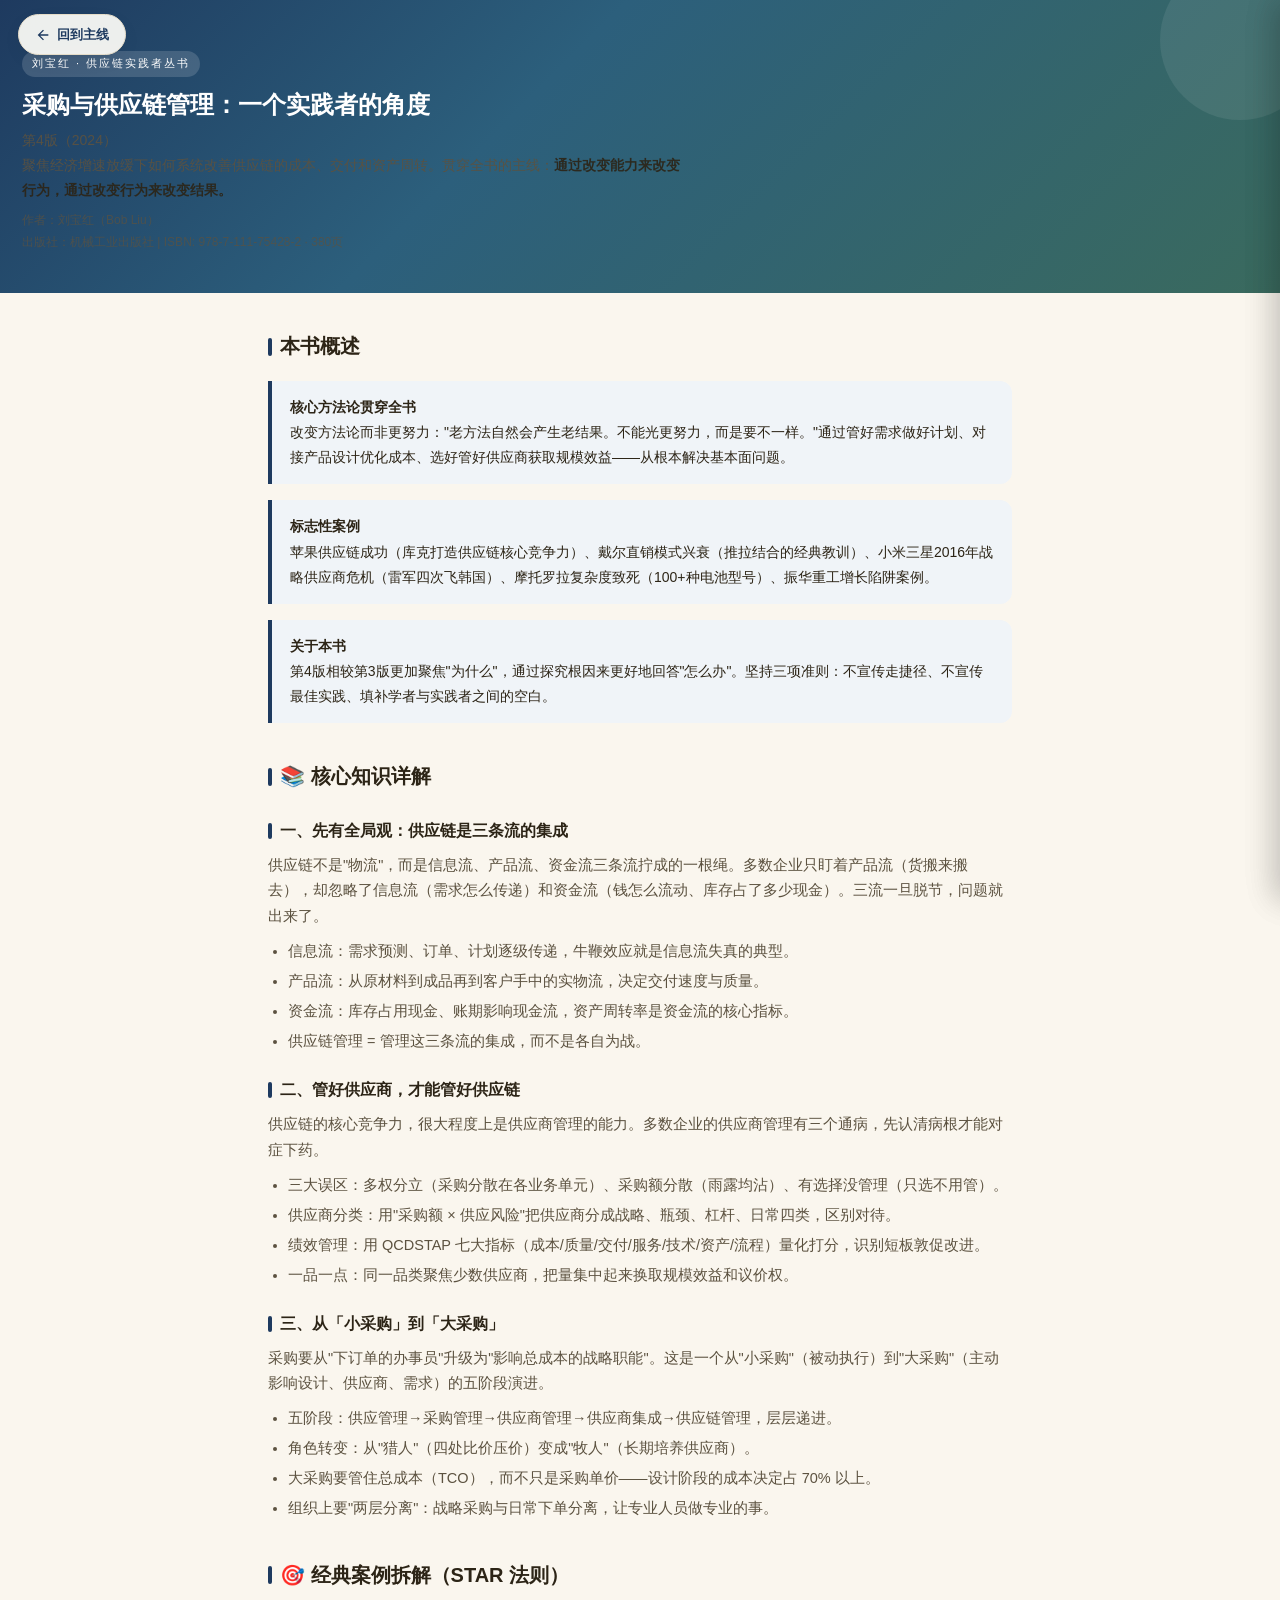
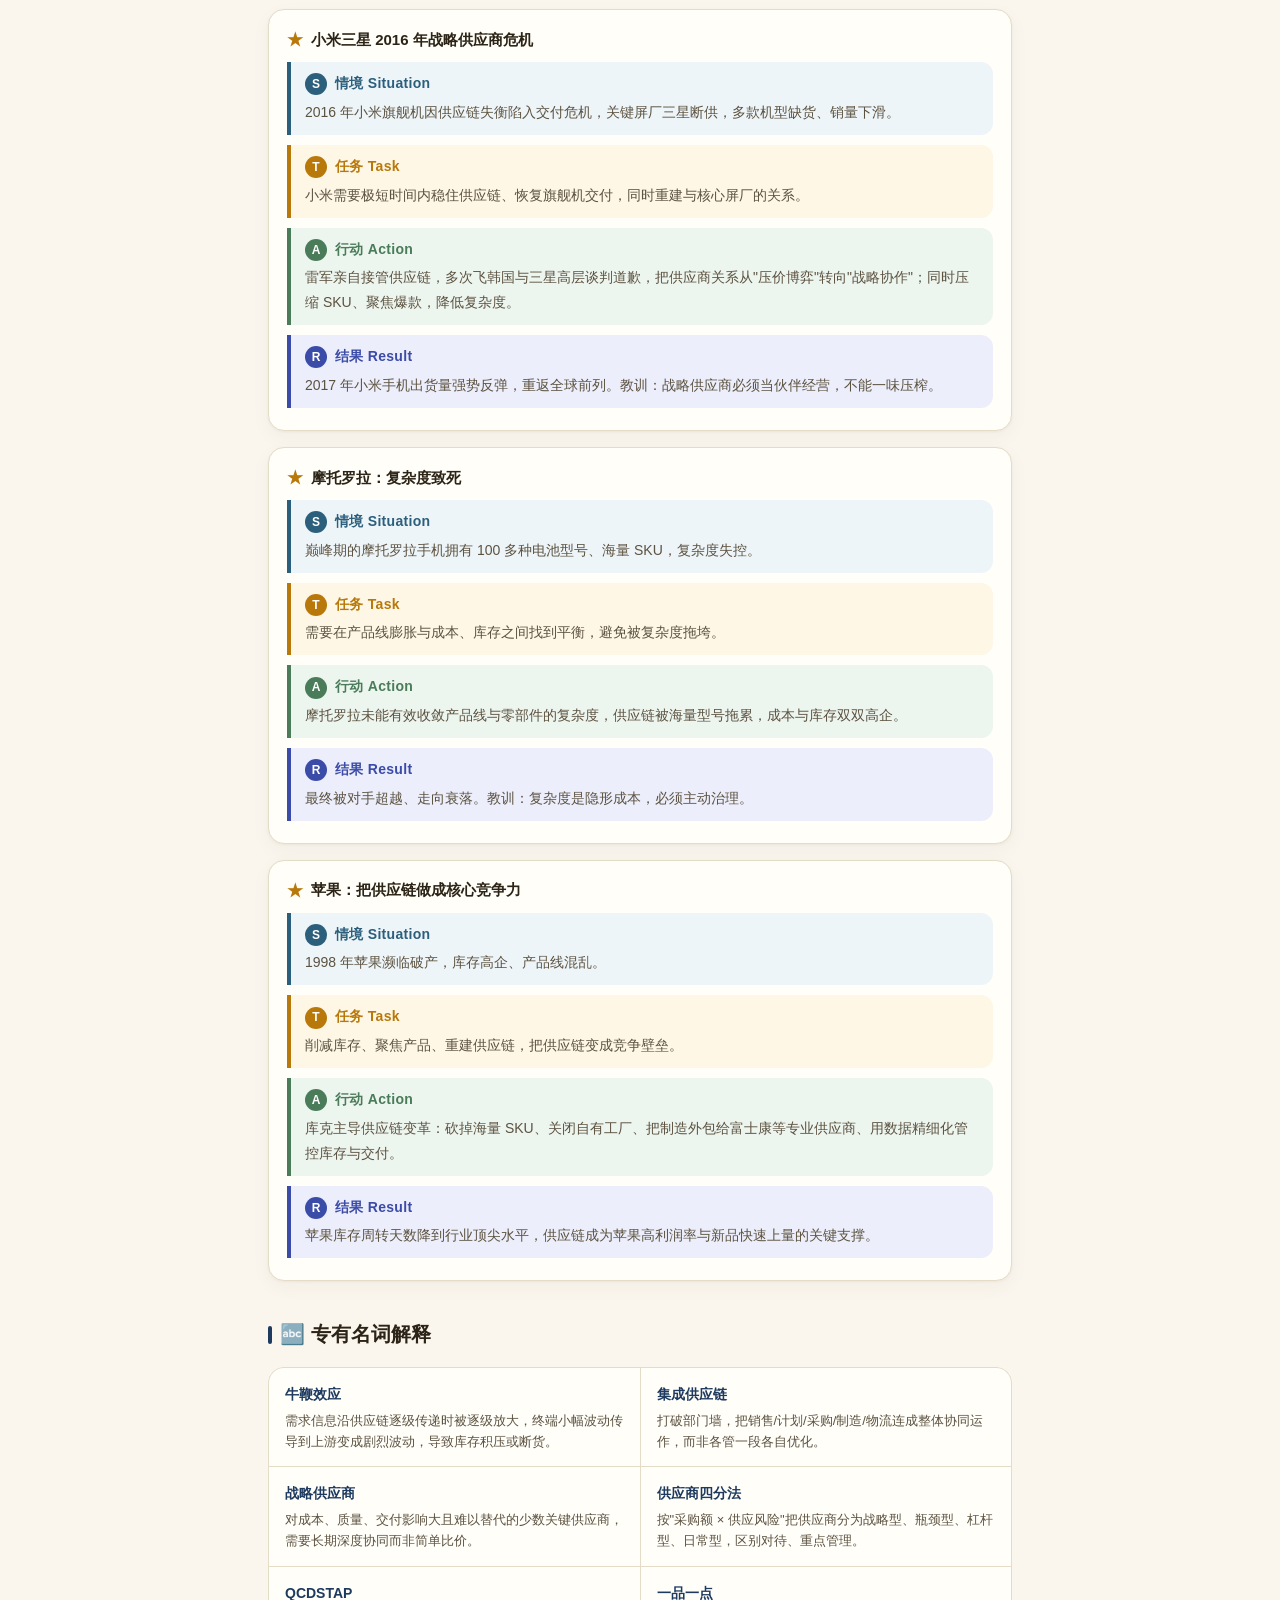
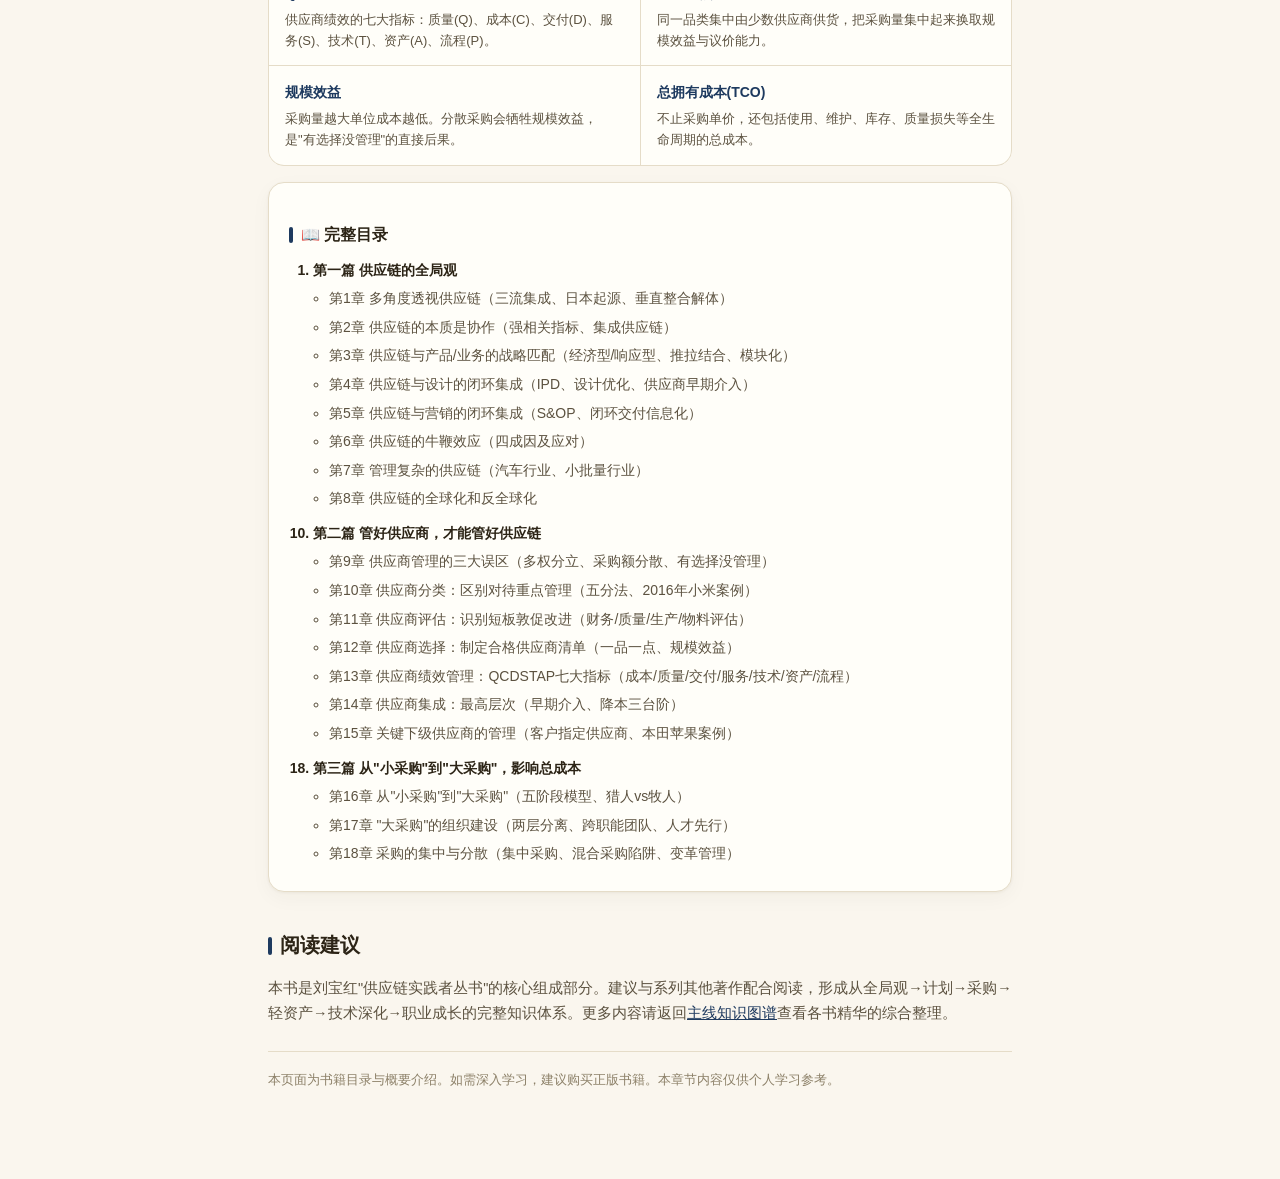
<file: bk1.html>
<!DOCTYPE html>
<html lang="zh-CN">
<head>
<meta charset="UTF-8"/>
<meta name="viewport" content="width=device-width,initial-scale=1.0,viewport-fit=cover"/>
<meta name="description" content="采购与供应链管理：一个实践者的角度 —— 刘宝红供应链管理著作"/>
<title>采购与供应链管理：一个实践者的角度 · 刘宝红</title>
<style>
/* SCM Knowledge Atlas — GTM-inspired design language */
:root{--page:#faf6ee;--card:#fffef9;--ink:#2c2416;--ink-2:#5c5240;--ink-3:#8c8068;--line:#e5dcc8;--shadow:0 1px 3px rgba(60,40,16,.05),0 6px 20px rgba(60,40,16,.04);--radius:16px;--bk1:#1e3a5f;--bk1-soft:#e8eef5;--bk1-light:#f0f4f8;--bk2:#2c5f7c;--bk2-soft:#e4eff5;--bk2-light:#eef5f9;--bk3:#b8453a;--bk3-soft:#fbebe8;--bk3-light:#fdf3f1;--amber:#b8780a;--amber-soft:#fef7e6;--tip:#4a7c59;--tip-soft:#edf5ef;--indigo:#3b4ba8;--indigo-soft:#eceefb}
*{box-sizing:border-box;margin:0;padding:0;-webkit-tap-highlight-color:transparent}
html{scroll-behavior:smooth;scroll-padding-top:56px}
body{font-family:-apple-system,BlinkMacSystemFont,"PingFang SC","Hiragino Sans GB","Microsoft YaHei",sans-serif;line-height:1.78;color:var(--ink);background:var(--page);-webkit-font-smoothing:antialiased}
#progress{position:fixed;top:0;left:0;height:3px;width:0;background:var(--bk1);z-index:60;transition:width .1s linear}
.hero{background:linear-gradient(135deg,#1e3a5f 0%,#2c5f7c 40%,#3a6a5e 100%);color:#fff;padding:54px 22px 40px;position:relative;overflow:hidden}
.hero::after{content:"";position:absolute;right:-60px;top:-60px;width:240px;height:240px;border-radius:50%;background:rgba(255,255,255,.1)}
.hero::before{content:"";position:absolute;right:70px;bottom:-90px;width:180px;height:180px;border-radius:50%;background:rgba(255,255,255,.06)}
.hero .tag{display:inline-block;font-size:12px;letter-spacing:2px;background:rgba(255,255,255,.15);padding:4px 12px;border-radius:999px;margin-bottom:16px}
.hero h1{font-size:26px;line-height:1.3;margin:0 0 12px;font-weight:800;letter-spacing:.5px}
.hero p{font-size:14.5px;opacity:.95;margin:0;max-width:660px;color:#f0f4f8;text-shadow:0 1px 2px rgba(0,0,0,.1)}
.hero .meta{margin-top:18px;font-size:13px;opacity:.9;color:#fff;position:relative;z-index:2;text-shadow:0 1px 2px rgba(0,0,0,.15)}
.hero .meta a{color:#fff;text-decoration:underline;text-decoration-color:rgba(255,255,255,.6)}
.hero .meta a:hover{text-decoration-color:#fff}
.nav{position:sticky;top:0;z-index:50;background:rgba(255,254,249,.92);backdrop-filter:blur(10px);border-bottom:1px solid var(--line)}
.nav-inner{display:flex;gap:6px;overflow-x:auto;padding:10px 14px;scrollbar-width:none;max-width:820px;margin:0 auto}
.nav-inner::-webkit-scrollbar{display:none}
.nav a{flex:0 0 auto;font-size:13px;color:var(--ink-2);text-decoration:none;padding:6px 13px;border-radius:999px;white-space:nowrap;border:1px solid transparent;transition:.2s}
.nav a:hover{background:var(--bk1-light);color:var(--bk1)}
.nav a.active{background:var(--bk1);color:#fff}
.wrap{max-width:780px;margin:0 auto;padding:0 18px 80px}
section{padding-top:40px;scroll-margin-top:56px}
.ch-head{display:flex;align-items:baseline;gap:10px;margin-bottom:20px;flex-wrap:wrap}
.ch-num{font-size:13px;font-weight:700;padding:3px 10px;border-radius:8px;flex:0 0 auto}
.ch-bk1 .ch-num{color:var(--bk1);background:var(--bk1-soft)}.ch-bk2 .ch-num{color:var(--bk2);background:var(--bk2-soft)}.ch-bk3 .ch-num{color:var(--bk3);background:var(--bk3-soft)}
.ch-head h2{font-size:21px;margin:0;color:var(--ink);font-weight:800;letter-spacing:.3px}
.ch-source{font-size:12px;color:var(--ink-3);margin-top:4px;width:100%}
.ch-head h2 .badge{display:inline-block;font-size:11px;font-weight:700;padding:2px 8px;border-radius:6px;margin-left:8px;vertical-align:middle;letter-spacing:.5px;background:var(--amber-soft);color:var(--amber)}
h3{font-size:16px;margin:28px 0 8px;color:var(--ink);font-weight:700;display:flex;align-items:center;gap:8px}
h3::before{content:"";width:4px;height:16px;border-radius:3px;display:inline-block}
.ch-bk1 h3::before{background:var(--bk1)}.ch-bk2 h3::before{background:var(--bk2)}.ch-bk3 h3::before{background:var(--bk3)}
h4{font-size:14.5px;margin:18px 0 6px;color:var(--bk1);font-weight:700}
p{margin:10px 0;font-size:15px;color:var(--ink-2)}strong{color:var(--ink)}
.card{background:var(--card);border:1px solid var(--line);border-radius:var(--radius);padding:18px 18px 10px;margin:14px 0;box-shadow:var(--shadow)}
.card h4{margin:0 0 10px}.card p{margin:8px 0}
.card ol,.card ul{margin:6px 0 14px;padding-left:20px;font-size:14.5px;color:var(--ink-2);line-height:1.8}.card li{margin:6px 0}
.quote{border-left:4px solid var(--bk1);background:var(--bk1-soft);padding:12px 16px;border-radius:0 12px 12px 0;margin:16px 0;font-size:14.5px;color:var(--ink)}
.quote strong{display:block;margin-bottom:4px;color:var(--bk1)}.quote.bk1{border-left-color:var(--bk1);background:var(--bk1-light)}
.quote.bk2{border-left-color:var(--bk2);background:var(--bk2-light)}.quote.bk2 strong{color:var(--bk2)}
.quote.bk3{border-left-color:var(--bk3);background:var(--bk3-light)}.quote.bk3 strong{color:var(--bk3)}
.quote.tip{border-left-color:var(--tip);background:var(--tip-soft)}.quote.tip strong{color:var(--tip)}
.quote.amber{border-left-color:var(--amber);background:var(--amber-soft)}.quote.amber strong{color:var(--amber)}
.jinquote{font-size:16px;font-weight:600;color:var(--ink);text-align:center;padding:20px 16px;margin:18px 0;border-top:1px solid var(--line);border-bottom:1px solid var(--line);line-height:1.8;font-style:italic}
.table-scroll{overflow-x:auto;margin:14px 0;border-radius:var(--radius);box-shadow:var(--shadow);-webkit-overflow-scrolling:touch}
table{border-collapse:collapse;width:100%;min-width:480px;background:#fff;font-size:14px}
th,td{text-align:left;padding:11px 14px;border-bottom:1px solid var(--line);vertical-align:top}
th{background:var(--bk1);color:#fff;font-weight:600;font-size:13.5px}
tr:nth-child(even){background:#fafcfc}td{color:var(--ink-2)}td strong{color:var(--ink)}
.steps{counter-reset:step;list-style:none;padding:0;margin:14px 0}
.steps li{counter-increment:step;position:relative;padding:12px 14px 12px 52px;background:var(--card);border:1px solid var(--line);border-radius:12px;margin:8px 0;box-shadow:var(--shadow);font-size:14.5px;color:var(--ink)}
.steps li::before{content:counter(step);position:absolute;left:14px;top:50%;transform:translateY(-50%);width:28px;height:28px;border-radius:50%;background:var(--bk1);color:#fff;font-weight:700;font-size:13px;display:flex;align-items:center;justify-content:center}
.steps.bk2 li::before{background:var(--bk2)}.steps.bk3 li::before{background:var(--bk3)}.steps li strong{display:block;margin-bottom:2px;color:var(--bk1)}
.concept-grid{display:grid;grid-template-columns:1fr 1fr;gap:12px;margin:14px 0}
.concept-card{background:var(--card);border:1px solid var(--line);border-radius:var(--radius);padding:16px;box-shadow:var(--shadow)}
.concept-card .cc-icon{font-size:20px;margin-bottom:6px}.concept-card h4{font-size:14px;margin:4px 0;color:var(--ink)}.concept-card p{font-size:13px;margin:4px 0;line-height:1.6}
.glossary{display:grid;grid-template-columns:1fr 1fr;gap:1px;background:var(--line);border:1px solid var(--line);border-radius:var(--radius);overflow:hidden;margin:14px 0}
.term{padding:14px 16px;background:var(--card)}.term .t{font-size:14px;font-weight:700;color:var(--bk1)}.term .d{font-size:13px;color:var(--ink-2);margin-top:4px;line-height:1.6}
#right-tools{position:fixed;right:18px;bottom:22px;z-index:40;display:flex;flex-direction:column-reverse;align-items:center;gap:10px}
.tool-btn{width:44px;height:44px;border-radius:50%;border:none;color:#fff;font-size:18px;cursor:pointer;display:flex;align-items:center;justify-content:center;box-shadow:0 2px 12px rgba(30,58,95,.25);transition:all .2s;opacity:0;pointer-events:none}
.tool-btn.show{opacity:1;pointer-events:auto}.tool-btn:hover{transform:scale(1.1)}
#btn-toc{background:var(--bk2)}#btn-toc:hover{background:#244e68}
#btn-search{background:var(--bk1)}#btn-search:hover{background:#162f4d}
#top{background:var(--bk3)}#top:hover{background:#a03a30}
.tool-btn svg{width:20px;height:20px;fill:currentColor}
.panel-overlay{position:fixed;inset:0;z-index:70;background:rgba(0,0,0,.35);opacity:0;pointer-events:none;transition:opacity .25s}
.panel-overlay.show{opacity:1;pointer-events:auto}
.panel{position:fixed;top:0;right:0;bottom:0;width:400px;max-width:90vw;z-index:71;background:var(--card);box-shadow:-6px 0 30px rgba(0,0,0,.12);transform:translateX(100%);transition:transform .3s cubic-bezier(.4,0,.2,1);display:flex;flex-direction:column}
.panel.show{transform:translateX(0)}
.panel-header{display:flex;align-items:center;justify-content:space-between;padding:18px 20px;border-bottom:1px solid var(--line);flex:0 0 auto}
.panel-header h3{margin:0;font-size:16px;color:var(--ink)}.panel-header h3::before{display:none}
.panel-close{width:32px;height:32px;border-radius:50%;border:none;background:var(--bk1-soft);color:var(--bk1);font-size:16px;cursor:pointer;display:flex;align-items:center;justify-content:center;transition:all .2s}
.panel-close:hover{background:var(--bk1);color:#fff}
.panel-body{flex:1 1 auto;overflow-y:auto;padding:8px 0;-webkit-overflow-scrolling:touch}
.toc-chapter{font-size:14px;font-weight:700;color:var(--ink);padding:14px 20px 6px 12px}.toc-chapter:first-child{padding-top:8px}
.toc-item{display:block;padding:9px 20px 9px 12px;font-size:13.5px;color:var(--ink-2);text-decoration:none;cursor:pointer;transition:all .15s;border-left:3px solid transparent;line-height:1.5}
.toc-item:hover{background:var(--bk1-light);color:var(--bk1)}.toc-item.active{background:var(--bk1-light);color:var(--bk1);border-left-color:var(--bk1);font-weight:600}.toc-item.l2{padding-left:30px;font-size:13px}
.search-box-sm{display:flex;align-items:center;gap:8px;padding:12px 20px;border-bottom:1px solid var(--line);background:var(--page);flex:0 0 auto}
.search-input{flex:1;border:1.5px solid var(--line);border-radius:10px;padding:10px 14px;font-size:14px;outline:none;background:#fff;transition:border-color .2s}
.search-input:focus{border-color:var(--bk1)}
.search-nav{display:flex;align-items:center;gap:4px;font-size:13px;color:var(--ink-2);flex:0 0 auto}
.search-nav-btn{width:30px;height:30px;border-radius:50%;border:1.5px solid var(--line);background:#fff;color:var(--ink-2);font-size:14px;cursor:pointer;display:flex;align-items:center;justify-content:center;transition:all .15s}
.search-nav-btn:hover:not(:disabled){border-color:var(--bk1);color:var(--bk1);background:var(--bk1-light)}
.search-nav-btn:disabled{opacity:.35;cursor:default}.search-count{min-width:44px;text-align:center}
.search-clear{width:28px;height:28px;border-radius:50%;border:none;background:transparent;color:var(--ink-2);font-size:14px;cursor:pointer;display:flex;align-items:center;justify-content:center}
.search-clear:hover{background:var(--bk1-soft);color:var(--bk1)}
mark.search-hit{background:#fde68a;color:var(--ink);border-radius:2px;padding:1px 2px}
mark.search-hit-current{background:var(--amber);color:#fff;border-radius:3px;padding:2px 3px}
.search-result-item{cursor:pointer!important}
#resume-wrap{position:fixed;bottom:80px;left:50%;z-index:45;transform:translateX(-50%) translateY(20px);opacity:0;pointer-events:none;transition:all .35s cubic-bezier(.4,0,.2,1);display:flex;align-items:center;gap:8px;white-space:nowrap}
#resume-wrap.show{opacity:1;pointer-events:auto;transform:translateX(-50%) translateY(0)}
#resume-badge{background:var(--bk1);color:#fff;padding:10px 18px 10px 16px;border-radius:999px;font-size:13.5px;font-weight:600;cursor:pointer;box-shadow:0 4px 16px rgba(30,58,95,.35);transition:background .2s,transform .2s,box-shadow .2s;display:flex;align-items:center;gap:7px}
#resume-badge:hover{background:#162f4d;transform:translateY(-2px);box-shadow:0 6px 20px rgba(30,58,95,.45)}
#resume-ignore{flex:0 0 auto;width:28px;height:28px;border-radius:50%;border:none;background:var(--bk1);color:#fff;font-size:12px;cursor:pointer;display:flex;align-items:center;justify-content:center;transition:all .2s;opacity:0;transform:scale(.8);box-shadow:0 2px 8px rgba(30,58,95,.25)}
#resume-wrap.show #resume-ignore{opacity:1;transform:scale(1);transition-delay:.2s}
#resume-ignore:hover{background:#162f4d;transform:scale(1.08)}
.footer{margin-top:48px;padding-top:24px;border-top:1px solid var(--line);font-size:12.5px;color:var(--ink-3);line-height:2;text-align:center}
.footer a{color:var(--bk1);text-decoration:none}.footer a:hover{text-decoration:underline}
.hidden-by-search{display:none!important}
@media(max-width:520px){.hero h1{font-size:22px}.hero p{font-size:13px}.wrap{padding:0 14px 70px}h2{font-size:19px}h3{font-size:15px}p{font-size:13.5px}.concept-grid{grid-template-columns:1fr}.glossary{grid-template-columns:1fr}.jinquote{font-size:14px}.nav-inner{padding:8px 10px}.nav a{font-size:12px;padding:5px 10px}.tool-btn{width:40px;height:40px}}


/* Back to main link */
.back-link {
  position: fixed; top: 14px; left: 18px; z-index: 55;
  display: inline-flex; align-items: center; gap: 6px;
  background: rgba(255,254,249,.92); backdrop-filter: blur(10px);
  border: 1px solid var(--line); border-radius: 999px;
  padding: 8px 16px; font-size: 13px; font-weight: 600;
  color: var(--bk1); text-decoration: none;
  box-shadow: var(--shadow); transition: all .2s;
}
.back-link:hover { background: var(--bk1); color: #fff; transform: translateX(-2px); }
.back-link svg { width: 16px; height: 16px; fill: currentColor; }

/* Book page hero */
.book-hero {
  background: linear-gradient(135deg,#1e3a5f 0%,#2c5f7c 40%,#3a6a5e 100%);
  color: #fff; padding: 48px 22px 36px; position: relative; overflow: hidden;
}
.book-hero::after { content:""; position:absolute; right:-40px; top:-40px; width:160px; height:160px; border-radius:50%; background:rgba(255,255,255,.08) }
.book-hero .tag { display:inline-block; font-size:11px; letter-spacing:2px; background:rgba(255,255,255,.15); padding:3px 10px; border-radius:999px; margin-bottom:12px }
.book-hero h1 { font-size:24px; line-height:1.3; margin:0 0 8px; font-weight:800 }
.book-hero p { font-size:14px; opacity:.9; margin:4px 0; max-width:660px }
.book-hero .edit { font-size:12px; opacity:.7; margin-top:8px }
.book-main { max-width: 780px; margin: 0 auto; padding: 0 18px 80px; }
.book-main h2 { font-size:20px; font-weight:800; color:var(--ink); margin:36px 0 12px; display:flex; align-items:center; gap:8px }
.book-main h2::before { content:""; width:4px; height:18px; background:var(--bk1); border-radius:3px; display:inline-block }
.book-main h3 { font-size:15px; font-weight:700; color:var(--ink); margin:20px 0 8px }
.book-main p { font-size:14.5px; color:var(--ink-2); margin:8px 0; line-height:1.78 }
.book-toc { background:var(--card); border:1px solid var(--line); border-radius:var(--radius); padding:16px 20px; margin:16px 0; box-shadow:var(--shadow) }
.book-toc ol { margin:8px 0; padding-left:24px; font-size:14px; color:var(--ink-2); line-height:1.9 }
.book-toc li { margin:2px 0 }
.highlight-box { background:var(--bk1-light); border-left:4px solid var(--bk1); padding:14px 18px; border-radius:0 12px 12px 0; margin:16px 0; font-size:14px; color:var(--ink); line-height:1.8 }

/* 核心知识详解 */
.knowledge-block { margin:0 0 8px }
.book-main h3 { font-size:15.5px; font-weight:700; color:var(--ink); margin:22px 0 6px; display:flex; align-items:center; gap:8px }
.book-main h3::before { content:""; width:4px; height:16px; background:var(--bk1); border-radius:3px; display:inline-block }
.knowledge-block h4 { font-size:14px; font-weight:700; color:var(--bk1); margin:14px 0 4px }
.knowledge-block ul { margin:6px 0 10px; padding-left:20px; font-size:14.5px; color:var(--ink-2); line-height:1.8 }
.knowledge-block li { margin:4px 0 }
.knowledge-block li strong { color:var(--ink) }

/* STAR 法则案例 */
.star-case { background:var(--card); border:1px solid var(--line); border-radius:var(--radius); padding:18px 18px 12px; margin:16px 0; box-shadow:var(--shadow) }
.star-case .sc-name { font-size:15px; font-weight:800; color:var(--ink); margin:0 0 10px; display:flex; align-items:center; gap:8px; line-height:1.5 }
.star-case .sc-name::before { content:"★"; color:var(--amber); font-size:16px }
.star-step { border-left:4px solid; padding:10px 14px; margin:10px 0; border-radius:0 12px 12px 0; font-size:14px; line-height:1.7; color:var(--ink-2) }
.star-step .sl { display:inline-flex; align-items:center; justify-content:center; width:22px; height:22px; border-radius:50%; color:#fff; font-size:12px; font-weight:800; margin-right:8px; vertical-align:middle }
.star-step b { color:var(--ink); font-weight:700; letter-spacing:.3px }
.star-step p { margin:4px 0 0; font-size:14px; color:var(--ink-2) }
.star-step.s { border-color:var(--bk2); background:var(--bk2-light) }
.star-step.s .sl { background:var(--bk2) }
.star-step.s b { color:var(--bk2) }
.star-step.t { border-color:var(--amber); background:var(--amber-soft) }
.star-step.t .sl { background:var(--amber) }
.star-step.t b { color:var(--amber) }
.star-step.a { border-color:var(--tip); background:var(--tip-soft) }
.star-step.a .sl { background:var(--tip) }
.star-step.a b { color:var(--tip) }
.star-step.r { border-color:var(--indigo); background:var(--indigo-soft) }
.star-step.r .sl { background:var(--indigo) }
.star-step.r b { color:var(--indigo) }

</style>
</head>
<body>
<div id="progress"></div>


<a href="index.html" class="back-link">
  <svg viewBox="0 0 24 24"><path d="M20 11H7.83l5.59-5.59L12 4l-8 8 8 8 1.41-1.41L7.83 13H20v-2z"/></svg>
  回到主线
</a>


<header class="book-hero">
  <div class="tag">刘宝红 · 供应链实践者丛书</div>
  <h1>采购与供应链管理：一个实践者的角度</h1>
  <p>第4版（2024）<br>聚焦经济增速放缓下如何系统改善供应链的成本、交付和资产周转。贯穿全书的主线：<strong>通过改变能力来改变行为，通过改变行为来改变结果。</strong></p>
  <p class="edit">作者：刘宝红（Bob Liu）<br>出版社：机械工业出版社 | ISBN: 978-7-111-75428-2 · 380页</p>
</header>

<div class="book-main">
  <h2>本书概述</h2>
  <div class="highlight-box"><strong>核心方法论贯穿全书</strong><br>改变方法论而非更努力："老方法自然会产生老结果。不能光更努力，而是要不一样。"通过管好需求做好计划、对接产品设计优化成本、选好管好供应商获取规模效益——从根本解决基本面问题。</div><div class="highlight-box"><strong>标志性案例</strong><br>苹果供应链成功（库克打造供应链核心竞争力）、戴尔直销模式兴衰（推拉结合的经典教训）、小米三星2016年战略供应商危机（雷军四次飞韩国）、摩托罗拉复杂度致死（100+种电池型号）、振华重工增长陷阱案例。</div><div class="highlight-box"><strong>关于本书</strong><br>第4版相较第3版更加聚焦"为什么"，通过探究根因来更好地回答"怎么办"。坚持三项准则：不宣传走捷径、不宣传最佳实践、填补学者与实践者之间的空白。</div>
  
  <h2>📚 核心知识详解</h2><div class="knowledge-block"><h3>一、先有全局观：供应链是三条流的集成</h3><p>供应链不是"物流"，而是信息流、产品流、资金流三条流拧成的一根绳。多数企业只盯着产品流（货搬来搬去），却忽略了信息流（需求怎么传递）和资金流（钱怎么流动、库存占了多少现金）。三流一旦脱节，问题就出来了。</p><ul><li>信息流：需求预测、订单、计划逐级传递，牛鞭效应就是信息流失真的典型。</li><li>产品流：从原材料到成品再到客户手中的实物流，决定交付速度与质量。</li><li>资金流：库存占用现金、账期影响现金流，资产周转率是资金流的核心指标。</li><li>供应链管理 = 管理这三条流的集成，而不是各自为战。</li></ul></div><div class="knowledge-block"><h3>二、管好供应商，才能管好供应链</h3><p>供应链的核心竞争力，很大程度上是供应商管理的能力。多数企业的供应商管理有三个通病，先认清病根才能对症下药。</p><ul><li>三大误区：多权分立（采购分散在各业务单元）、采购额分散（雨露均沾）、有选择没管理（只选不用管）。</li><li>供应商分类：用"采购额 × 供应风险"把供应商分成战略、瓶颈、杠杆、日常四类，区别对待。</li><li>绩效管理：用 QCDSTAP 七大指标（成本/质量/交付/服务/技术/资产/流程）量化打分，识别短板敦促改进。</li><li>一品一点：同一品类聚焦少数供应商，把量集中起来换取规模效益和议价权。</li></ul></div><div class="knowledge-block"><h3>三、从「小采购」到「大采购」</h3><p>采购要从"下订单的办事员"升级为"影响总成本的战略职能"。这是一个从"小采购"（被动执行）到"大采购"（主动影响设计、供应商、需求）的五阶段演进。</p><ul><li>五阶段：供应管理→采购管理→供应商管理→供应商集成→供应链管理，层层递进。</li><li>角色转变：从"猎人"（四处比价压价）变成"牧人"（长期培养供应商）。</li><li>大采购要管住总成本（TCO），而不只是采购单价——设计阶段的成本决定占 70% 以上。</li><li>组织上要"两层分离"：战略采购与日常下单分离，让专业人员做专业的事。</li></ul></div>
  
  <h2>🎯 经典案例拆解（STAR 法则）</h2><div class="star-case"><div class="sc-name">小米三星 2016 年战略供应商危机</div><div class="star-step s"><span class="sl">S</span><b>情境 Situation</b><p>2016 年小米旗舰机因供应链失衡陷入交付危机，关键屏厂三星断供，多款机型缺货、销量下滑。</p></div><div class="star-step t"><span class="sl">T</span><b>任务 Task</b><p>小米需要极短时间内稳住供应链、恢复旗舰机交付，同时重建与核心屏厂的关系。</p></div><div class="star-step a"><span class="sl">A</span><b>行动 Action</b><p>雷军亲自接管供应链，多次飞韩国与三星高层谈判道歉，把供应商关系从"压价博弈"转向"战略协作"；同时压缩 SKU、聚焦爆款，降低复杂度。</p></div><div class="star-step r"><span class="sl">R</span><b>结果 Result</b><p>2017 年小米手机出货量强势反弹，重返全球前列。教训：战略供应商必须当伙伴经营，不能一味压榨。</p></div></div><div class="star-case"><div class="sc-name">摩托罗拉：复杂度致死</div><div class="star-step s"><span class="sl">S</span><b>情境 Situation</b><p>巅峰期的摩托罗拉手机拥有 100 多种电池型号、海量 SKU，复杂度失控。</p></div><div class="star-step t"><span class="sl">T</span><b>任务 Task</b><p>需要在产品线膨胀与成本、库存之间找到平衡，避免被复杂度拖垮。</p></div><div class="star-step a"><span class="sl">A</span><b>行动 Action</b><p>摩托罗拉未能有效收敛产品线与零部件的复杂度，供应链被海量型号拖累，成本与库存双双高企。</p></div><div class="star-step r"><span class="sl">R</span><b>结果 Result</b><p>最终被对手超越、走向衰落。教训：复杂度是隐形成本，必须主动治理。</p></div></div><div class="star-case"><div class="sc-name">苹果：把供应链做成核心竞争力</div><div class="star-step s"><span class="sl">S</span><b>情境 Situation</b><p>1998 年苹果濒临破产，库存高企、产品线混乱。</p></div><div class="star-step t"><span class="sl">T</span><b>任务 Task</b><p>削减库存、聚焦产品、重建供应链，把供应链变成竞争壁垒。</p></div><div class="star-step a"><span class="sl">A</span><b>行动 Action</b><p>库克主导供应链变革：砍掉海量 SKU、关闭自有工厂、把制造外包给富士康等专业供应商、用数据精细化管控库存与交付。</p></div><div class="star-step r"><span class="sl">R</span><b>结果 Result</b><p>苹果库存周转天数降到行业顶尖水平，供应链成为苹果高利润率与新品快速上量的关键支撑。</p></div></div>
  
  <h2>🔤 专有名词解释</h2>
<div class="glossary"><div class="term"><div class="t">牛鞭效应</div><div class="d">需求信息沿供应链逐级传递时被逐级放大，终端小幅波动传导到上游变成剧烈波动，导致库存积压或断货。</div></div><div class="term"><div class="t">集成供应链</div><div class="d">打破部门墙，把销售/计划/采购/制造/物流连成整体协同运作，而非各管一段各自优化。</div></div><div class="term"><div class="t">战略供应商</div><div class="d">对成本、质量、交付影响大且难以替代的少数关键供应商，需要长期深度协同而非简单比价。</div></div><div class="term"><div class="t">供应商四分法</div><div class="d">按"采购额 × 供应风险"把供应商分为战略型、瓶颈型、杠杆型、日常型，区别对待、重点管理。</div></div><div class="term"><div class="t">QCDSTAP</div><div class="d">供应商绩效的七大指标：质量(Q)、成本(C)、交付(D)、服务(S)、技术(T)、资产(A)、流程(P)。</div></div><div class="term"><div class="t">一品一点</div><div class="d">同一品类集中由少数供应商供货，把采购量集中起来换取规模效益与议价能力。</div></div><div class="term"><div class="t">规模效益</div><div class="d">采购量越大单位成本越低。分散采购会牺牲规模效益，是"有选择没管理"的直接后果。</div></div><div class="term"><div class="t">总拥有成本(TCO)</div><div class="d">不止采购单价，还包括使用、维护、库存、质量损失等全生命周期的总成本。</div></div></div>
  
  <div class="book-toc"><h3>📖 完整目录</h3><ol><li style="font-weight:600;color:var(--ink);margin-top:8px">第一篇 供应链的全局观</li><li style="margin-left:16px;list-style-type:circle">第1章 多角度透视供应链（三流集成、日本起源、垂直整合解体）</li><li style="margin-left:16px;list-style-type:circle">第2章 供应链的本质是协作（强相关指标、集成供应链）</li><li style="margin-left:16px;list-style-type:circle">第3章 供应链与产品/业务的战略匹配（经济型/响应型、推拉结合、模块化）</li><li style="margin-left:16px;list-style-type:circle">第4章 供应链与设计的闭环集成（IPD、设计优化、供应商早期介入）</li><li style="margin-left:16px;list-style-type:circle">第5章 供应链与营销的闭环集成（S&OP、闭环交付信息化）</li><li style="margin-left:16px;list-style-type:circle">第6章 供应链的牛鞭效应（四成因及应对）</li><li style="margin-left:16px;list-style-type:circle">第7章 管理复杂的供应链（汽车行业、小批量行业）</li><li style="margin-left:16px;list-style-type:circle">第8章 供应链的全球化和反全球化</li><li style="font-weight:600;color:var(--ink);margin-top:8px">第二篇 管好供应商，才能管好供应链</li><li style="margin-left:16px;list-style-type:circle">第9章 供应商管理的三大误区（多权分立、采购额分散、有选择没管理）</li><li style="margin-left:16px;list-style-type:circle">第10章 供应商分类：区别对待重点管理（五分法、2016年小米案例）</li><li style="margin-left:16px;list-style-type:circle">第11章 供应商评估：识别短板敦促改进（财务/质量/生产/物料评估）</li><li style="margin-left:16px;list-style-type:circle">第12章 供应商选择：制定合格供应商清单（一品一点、规模效益）</li><li style="margin-left:16px;list-style-type:circle">第13章 供应商绩效管理：QCDSTAP七大指标（成本/质量/交付/服务/技术/资产/流程）</li><li style="margin-left:16px;list-style-type:circle">第14章 供应商集成：最高层次（早期介入、降本三台阶）</li><li style="margin-left:16px;list-style-type:circle">第15章 关键下级供应商的管理（客户指定供应商、本田苹果案例）</li><li style="font-weight:600;color:var(--ink);margin-top:8px">第三篇 从"小采购"到"大采购"，影响总成本</li><li style="margin-left:16px;list-style-type:circle">第16章 从"小采购"到"大采购"（五阶段模型、猎人vs牧人）</li><li style="margin-left:16px;list-style-type:circle">第17章 "大采购"的组织建设（两层分离、跨职能团队、人才先行）</li><li style="margin-left:16px;list-style-type:circle">第18章 采购的集中与分散（集中采购、混合采购陷阱、变革管理）</li></ol></div>
  
  <h2>阅读建议</h2>
  <p>本书是刘宝红"供应链实践者丛书"的核心组成部分。建议与系列其他著作配合阅读，形成从全局观→计划→采购→轻资产→技术深化→职业成长的完整知识体系。更多内容请返回<a href="index.html" style="color:var(--bk1)">主线知识图谱</a>查看各书精华的综合整理。</p>
  
  <p style="margin-top:24px;padding-top:16px;border-top:1px solid var(--line);font-size:13px;color:var(--ink-3)">
    本页面为书籍目录与概要介绍。如需深入学习，建议购买正版书籍。本章节内容仅供个人学习参考。
  </p>
</div>


<div id="right-tools">
  <button id="top" class="tool-btn show" title="回到顶部">
    <svg viewBox="0 0 24 24"><path d="M7.41 15.41L12 10.83l4.59 4.58L18 14l-6-6-6 6z"/></svg>
  </button>
  <button id="btn-search" class="tool-btn show" title="搜索 (Ctrl+K)">
    <svg viewBox="0 0 24 24"><path d="M15.5 14h-.79l-.28-.27C15.41 12.59 16 11.11 16 9.5 16 5.91 13.09 3 9.5 3S3 5.91 3 9.5 5.91 16 9.5 16c1.61 0 3.09-.59 4.23-1.57l.27.28v.79l5 4.99L20.49 19l-4.99-5zm-6 0C7.01 14 5 11.99 5 9.5S7.01 5 9.5 5 14 7.01 14 9.5 11.99 14 9.5 14z"/></svg>
  </button>
  <button id="btn-toc" class="tool-btn show" title="目录">
    <svg viewBox="0 0 24 24"><path d="M3 18h18v-2H3v2zm0-5h18v-2H3v2zm0-7v2h18V6H3z"/></svg>
  </button>
</div>


<div class="panel-overlay" id="toc-overlay"></div>
<div class="panel" id="toc-panel">
  <div class="panel-header"><h3>📑 本书目录</h3><button class="panel-close" id="toc-close">✕</button></div>
  <div class="panel-body"><div id="toc-list"></div></div>
</div>
<div class="panel-overlay" id="search-overlay"></div>
<div class="panel" id="search-panel">
  <div class="panel-header"><h3>🔍 内容查找</h3><button class="panel-close" id="search-close">✕</button></div>
  <div class="search-box-sm">
    <input type="text" class="search-input" id="search-input" placeholder="搜索本书内容...">
    <div class="search-nav">
      <button class="search-nav-btn" id="search-prev" disabled>▲</button>
      <span class="search-count" id="search-count">0/0</span>
      <button class="search-nav-btn" id="search-next" disabled>▼</button>
    </div>
    <button class="search-clear" id="search-clear">✕</button>
  </div>
  <div class="panel-body" id="search-results"></div>
</div>


<script>
(function(){var b=document.getElementById('progress');window.addEventListener('scroll',function(){var s=window.scrollY||document.documentElement.scrollTop,d=document.documentElement.scrollHeight-window.innerHeight;b.style.width=d?(s/d*100)+'%':'0%'});})();
(function(){var B=document.querySelectorAll('.tool-btn');window.addEventListener('scroll',function(){var s=window.scrollY||document.documentElement.scrollTop;B.forEach(function(b){b.classList.toggle('show',s>200);});});})();
(function(){document.getElementById('top').addEventListener('click',function(){window.scrollTo({top:0,behavior:'smooth'});});})();
(function(){var o=document.getElementById('toc-overlay'),pn=document.getElementById('toc-panel'),pc=document.getElementById('toc-close');function close(){o.classList.remove('show');pn.classList.remove('show');}pc.addEventListener('click',close);o.addEventListener('click',close);document.getElementById('btn-toc').addEventListener('click',function(){o.classList.add('show');pn.classList.add('show');});})();
(function(){var o=document.getElementById('search-overlay'),pn=document.getElementById('search-panel'),pc=document.getElementById('search-close'),inp=document.getElementById('search-input'),pr=document.getElementById('search-prev'),nx=document.getElementById('search-next'),cnt=document.getElementById('search-count'),clr=document.getElementById('search-clear'),res=document.getElementById('search-results');var hits=[],ci=-1,marks=[];function close(){o.classList.remove('show');pn.classList.remove('show');clearM();inp.value='';res.innerHTML='';hits=[];ci=-1;updN();}pc.addEventListener('click',close);o.addEventListener('click',close);document.getElementById('btn-search').addEventListener('click',function(){o.classList.add('show');pn.classList.add('show');setTimeout(function(){inp.focus();},300);});function clearM(){marks.forEach(function(m){var p=m.parentNode;if(p){p.replaceChild(document.createTextNode(m.textContent),m);p.normalize();}});marks=[];}function doSearch(q){clearM();hits=[];ci=-1;marks=[];if(!q||q.trim().length<2){res.innerHTML=q?'<p style=padding:20px;color:var(--ink-2);font-size:14px>请输入至少2个字符</p>':'';updN();return;}var ql=q.trim().toLowerCase(),body=document.querySelector('.book-main');if(!body){updN();return;}var w=document.createTreeWalker(body,NodeFilter.SHOW_TEXT,null,false),tns=[];while(w.nextNode()){var n=w.currentNode;if(n.parentElement&&!['SCRIPT','STYLE','NOSCRIPT','SVG'].includes(n.parentElement.tagName)&&!n.parentElement.closest('#search-panel')){tns.push(n);}}tns.forEach(function(node){var t=node.textContent.toLowerCase(),i=t.indexOf(ql);if(i!==-1){var ctx=node.textContent.substring(Math.max(0,i-30),i+ql.length+30);hits.push({node:node,ctx:ctx,idx:i});}});hits.forEach(function(hit){var node=hit.node,t=node.textContent,ql2=ql.length,si=t.toLowerCase().indexOf(ql);if(si!==-1){var be=t.substring(0,si),ma=t.substring(si,si+ql2),af=t.substring(si+ql2),mk=document.createElement('mark');mk.className='search-hit';mk.textContent=ma;var p=node.parentNode;p.replaceChild(document.createTextNode(af),node);p.insertBefore(mk,p.childNodes[p.childNodes.length-1]);p.insertBefore(document.createTextNode(be),mk);marks.push(mk);hit.mark=mk;}});if(hits.length===0){res.innerHTML='<p style=padding:20px;color:var(--ink-2);font-size:14px>未找到匹配结果</p>';}else{var html='<div style=padding:8px>';hits.forEach(function(hit,i){html+='<div class="toc-item search-result-item" data-i='+i+' style=font-size:13px;padding:10px 20px;border-bottom:1px solid var(--line)>';html+='<div style=color:var(--ink-2);font-size:12.5px;line-height:1.5>...'+esc(hit.ctx)+'...</div></div>';});html+='</div>';res.innerHTML=html;res.querySelectorAll('.search-result-item').forEach(function(item){item.addEventListener('click',function(){navTo(parseInt(this.getAttribute('data-i')));});});}updN();}function esc(s){var d=document.createElement('div');d.textContent=s;return d.innerHTML;}function navTo(idx){if(idx<0||idx>=hits.length)return;if(ci>=0&&ci<hits.length&&hits[ci].mark)hits[ci].mark.classList.remove('search-hit-current');ci=idx;var hit=hits[ci];if(hit.mark){hit.mark.classList.add('search-hit-current');hit.mark.scrollIntoView({behavior:'smooth',block:'center'});}updN();}function updN(){var t=hits.length,c=ci>=0?ci+1:0;cnt.textContent=t>0?c+'/'+t:'0/0';pr.disabled=t===0||ci<=0;nx.disabled=t===0||ci>=t-1;}var st;inp.addEventListener('input',function(){clearTimeout(st);st=setTimeout(function(){doSearch(inp.value);},300);});inp.addEventListener('keydown',function(e){if(e.key==='Enter'){e.preventDefault();if(hits.length>0)navTo(ci<0?0:ci);}});pr.addEventListener('click',function(){if(ci>0)navTo(ci-1);});nx.addEventListener('click',function(){if(ci<hits.length-1)navTo(ci+1);});clr.addEventListener('click',function(){inp.value='';doSearch('');inp.focus();});document.addEventListener('keydown',function(e){if((e.ctrlKey||e.metaKey)&&e.key==='k'){e.preventDefault();document.getElementById('btn-search').click();}});})();
</script>
</body>
</html>
</file>
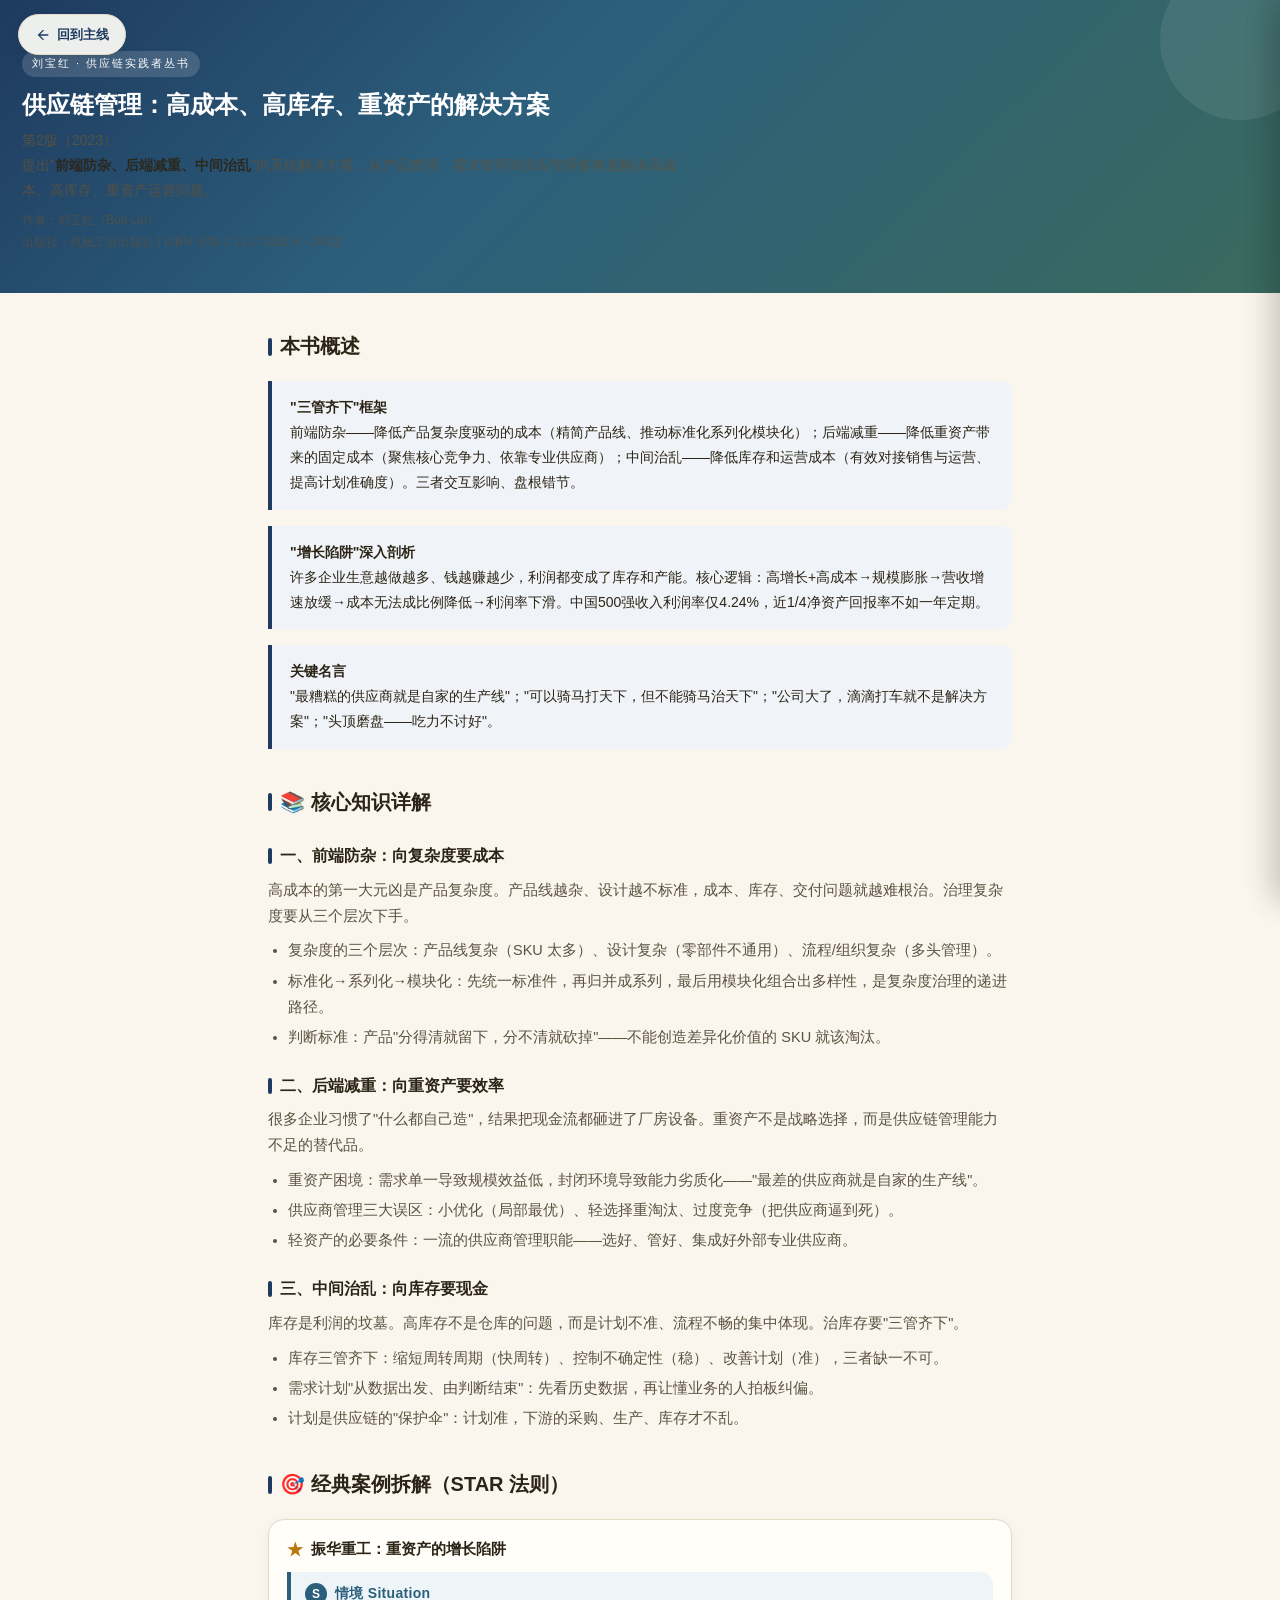
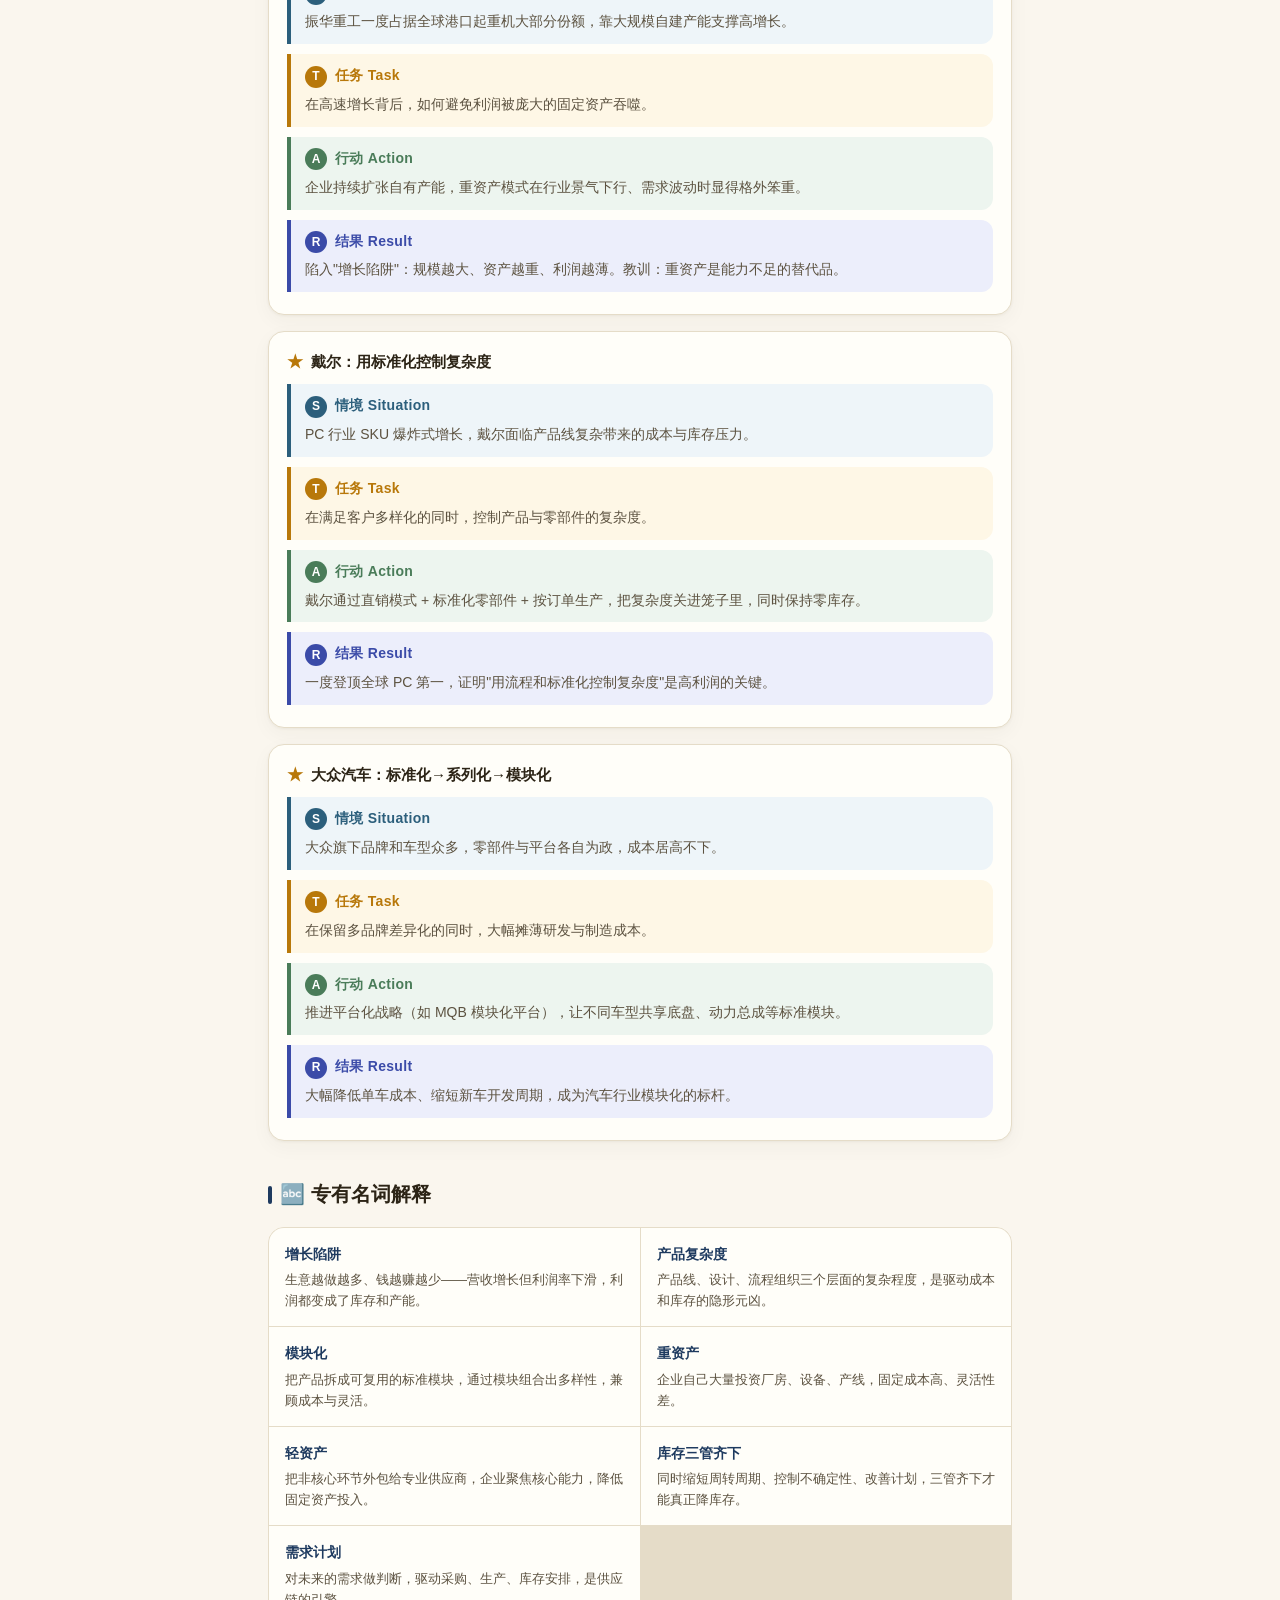
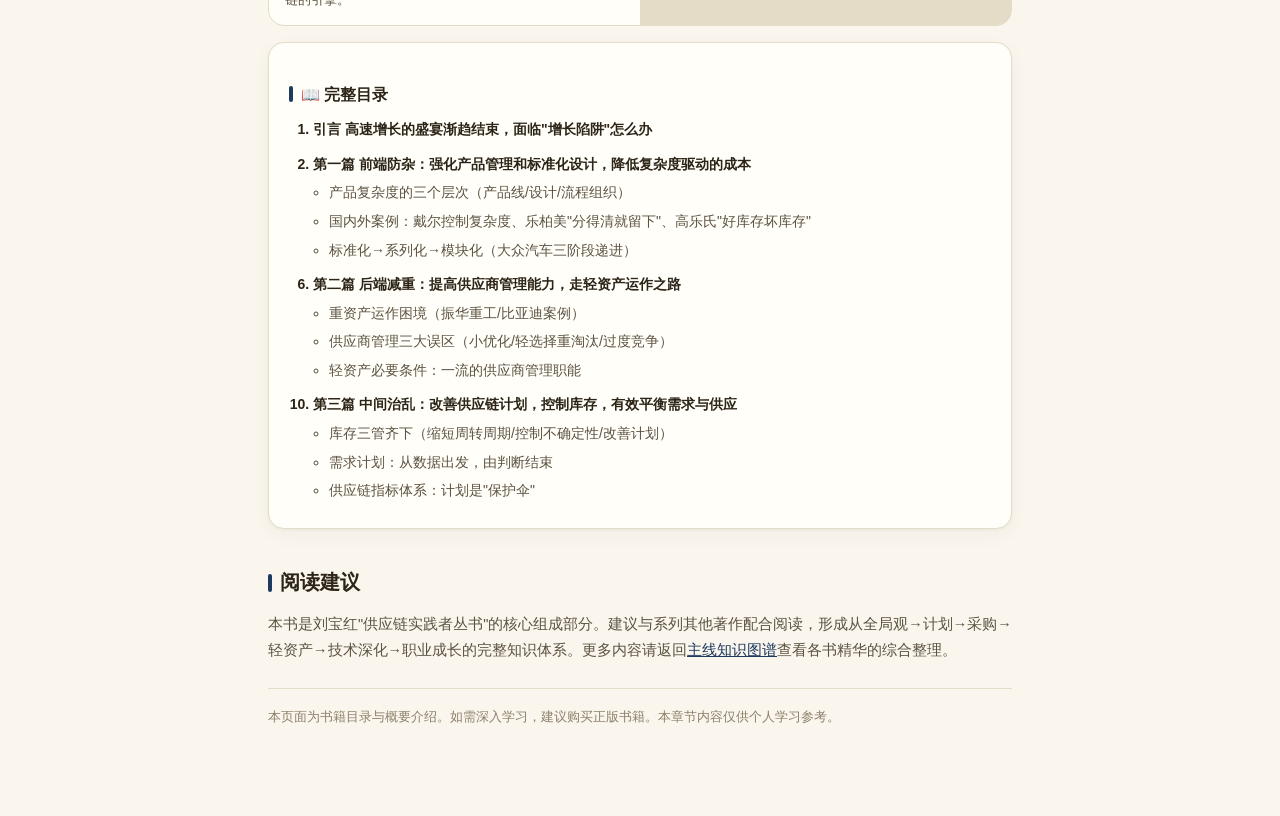
<file: bk2.html>
<!DOCTYPE html>
<html lang="zh-CN">
<head>
<meta charset="UTF-8"/>
<meta name="viewport" content="width=device-width,initial-scale=1.0,viewport-fit=cover"/>
<meta name="description" content="供应链管理：高成本、高库存、重资产的解决方案 —— 刘宝红供应链管理著作"/>
<title>供应链管理：高成本、高库存、重资产的解决方案 · 刘宝红</title>
<style>
/* SCM Knowledge Atlas — GTM-inspired design language */
:root{--page:#faf6ee;--card:#fffef9;--ink:#2c2416;--ink-2:#5c5240;--ink-3:#8c8068;--line:#e5dcc8;--shadow:0 1px 3px rgba(60,40,16,.05),0 6px 20px rgba(60,40,16,.04);--radius:16px;--bk1:#1e3a5f;--bk1-soft:#e8eef5;--bk1-light:#f0f4f8;--bk2:#2c5f7c;--bk2-soft:#e4eff5;--bk2-light:#eef5f9;--bk3:#b8453a;--bk3-soft:#fbebe8;--bk3-light:#fdf3f1;--amber:#b8780a;--amber-soft:#fef7e6;--tip:#4a7c59;--tip-soft:#edf5ef;--indigo:#3b4ba8;--indigo-soft:#eceefb}
*{box-sizing:border-box;margin:0;padding:0;-webkit-tap-highlight-color:transparent}
html{scroll-behavior:smooth;scroll-padding-top:56px}
body{font-family:-apple-system,BlinkMacSystemFont,"PingFang SC","Hiragino Sans GB","Microsoft YaHei",sans-serif;line-height:1.78;color:var(--ink);background:var(--page);-webkit-font-smoothing:antialiased}
#progress{position:fixed;top:0;left:0;height:3px;width:0;background:var(--bk1);z-index:60;transition:width .1s linear}
.hero{background:linear-gradient(135deg,#1e3a5f 0%,#2c5f7c 40%,#3a6a5e 100%);color:#fff;padding:54px 22px 40px;position:relative;overflow:hidden}
.hero::after{content:"";position:absolute;right:-60px;top:-60px;width:240px;height:240px;border-radius:50%;background:rgba(255,255,255,.1)}
.hero::before{content:"";position:absolute;right:70px;bottom:-90px;width:180px;height:180px;border-radius:50%;background:rgba(255,255,255,.06)}
.hero .tag{display:inline-block;font-size:12px;letter-spacing:2px;background:rgba(255,255,255,.15);padding:4px 12px;border-radius:999px;margin-bottom:16px}
.hero h1{font-size:26px;line-height:1.3;margin:0 0 12px;font-weight:800;letter-spacing:.5px}
.hero p{font-size:14.5px;opacity:.95;margin:0;max-width:660px;color:#f0f4f8;text-shadow:0 1px 2px rgba(0,0,0,.1)}
.hero .meta{margin-top:18px;font-size:13px;opacity:.9;color:#fff;position:relative;z-index:2;text-shadow:0 1px 2px rgba(0,0,0,.15)}
.hero .meta a{color:#fff;text-decoration:underline;text-decoration-color:rgba(255,255,255,.6)}
.hero .meta a:hover{text-decoration-color:#fff}
.nav{position:sticky;top:0;z-index:50;background:rgba(255,254,249,.92);backdrop-filter:blur(10px);border-bottom:1px solid var(--line)}
.nav-inner{display:flex;gap:6px;overflow-x:auto;padding:10px 14px;scrollbar-width:none;max-width:820px;margin:0 auto}
.nav-inner::-webkit-scrollbar{display:none}
.nav a{flex:0 0 auto;font-size:13px;color:var(--ink-2);text-decoration:none;padding:6px 13px;border-radius:999px;white-space:nowrap;border:1px solid transparent;transition:.2s}
.nav a:hover{background:var(--bk1-light);color:var(--bk1)}
.nav a.active{background:var(--bk1);color:#fff}
.wrap{max-width:780px;margin:0 auto;padding:0 18px 80px}
section{padding-top:40px;scroll-margin-top:56px}
.ch-head{display:flex;align-items:baseline;gap:10px;margin-bottom:20px;flex-wrap:wrap}
.ch-num{font-size:13px;font-weight:700;padding:3px 10px;border-radius:8px;flex:0 0 auto}
.ch-bk1 .ch-num{color:var(--bk1);background:var(--bk1-soft)}.ch-bk2 .ch-num{color:var(--bk2);background:var(--bk2-soft)}.ch-bk3 .ch-num{color:var(--bk3);background:var(--bk3-soft)}
.ch-head h2{font-size:21px;margin:0;color:var(--ink);font-weight:800;letter-spacing:.3px}
.ch-source{font-size:12px;color:var(--ink-3);margin-top:4px;width:100%}
.ch-head h2 .badge{display:inline-block;font-size:11px;font-weight:700;padding:2px 8px;border-radius:6px;margin-left:8px;vertical-align:middle;letter-spacing:.5px;background:var(--amber-soft);color:var(--amber)}
h3{font-size:16px;margin:28px 0 8px;color:var(--ink);font-weight:700;display:flex;align-items:center;gap:8px}
h3::before{content:"";width:4px;height:16px;border-radius:3px;display:inline-block}
.ch-bk1 h3::before{background:var(--bk1)}.ch-bk2 h3::before{background:var(--bk2)}.ch-bk3 h3::before{background:var(--bk3)}
h4{font-size:14.5px;margin:18px 0 6px;color:var(--bk1);font-weight:700}
p{margin:10px 0;font-size:15px;color:var(--ink-2)}strong{color:var(--ink)}
.card{background:var(--card);border:1px solid var(--line);border-radius:var(--radius);padding:18px 18px 10px;margin:14px 0;box-shadow:var(--shadow)}
.card h4{margin:0 0 10px}.card p{margin:8px 0}
.card ol,.card ul{margin:6px 0 14px;padding-left:20px;font-size:14.5px;color:var(--ink-2);line-height:1.8}.card li{margin:6px 0}
.quote{border-left:4px solid var(--bk1);background:var(--bk1-soft);padding:12px 16px;border-radius:0 12px 12px 0;margin:16px 0;font-size:14.5px;color:var(--ink)}
.quote strong{display:block;margin-bottom:4px;color:var(--bk1)}.quote.bk1{border-left-color:var(--bk1);background:var(--bk1-light)}
.quote.bk2{border-left-color:var(--bk2);background:var(--bk2-light)}.quote.bk2 strong{color:var(--bk2)}
.quote.bk3{border-left-color:var(--bk3);background:var(--bk3-light)}.quote.bk3 strong{color:var(--bk3)}
.quote.tip{border-left-color:var(--tip);background:var(--tip-soft)}.quote.tip strong{color:var(--tip)}
.quote.amber{border-left-color:var(--amber);background:var(--amber-soft)}.quote.amber strong{color:var(--amber)}
.jinquote{font-size:16px;font-weight:600;color:var(--ink);text-align:center;padding:20px 16px;margin:18px 0;border-top:1px solid var(--line);border-bottom:1px solid var(--line);line-height:1.8;font-style:italic}
.table-scroll{overflow-x:auto;margin:14px 0;border-radius:var(--radius);box-shadow:var(--shadow);-webkit-overflow-scrolling:touch}
table{border-collapse:collapse;width:100%;min-width:480px;background:#fff;font-size:14px}
th,td{text-align:left;padding:11px 14px;border-bottom:1px solid var(--line);vertical-align:top}
th{background:var(--bk1);color:#fff;font-weight:600;font-size:13.5px}
tr:nth-child(even){background:#fafcfc}td{color:var(--ink-2)}td strong{color:var(--ink)}
.steps{counter-reset:step;list-style:none;padding:0;margin:14px 0}
.steps li{counter-increment:step;position:relative;padding:12px 14px 12px 52px;background:var(--card);border:1px solid var(--line);border-radius:12px;margin:8px 0;box-shadow:var(--shadow);font-size:14.5px;color:var(--ink)}
.steps li::before{content:counter(step);position:absolute;left:14px;top:50%;transform:translateY(-50%);width:28px;height:28px;border-radius:50%;background:var(--bk1);color:#fff;font-weight:700;font-size:13px;display:flex;align-items:center;justify-content:center}
.steps.bk2 li::before{background:var(--bk2)}.steps.bk3 li::before{background:var(--bk3)}.steps li strong{display:block;margin-bottom:2px;color:var(--bk1)}
.concept-grid{display:grid;grid-template-columns:1fr 1fr;gap:12px;margin:14px 0}
.concept-card{background:var(--card);border:1px solid var(--line);border-radius:var(--radius);padding:16px;box-shadow:var(--shadow)}
.concept-card .cc-icon{font-size:20px;margin-bottom:6px}.concept-card h4{font-size:14px;margin:4px 0;color:var(--ink)}.concept-card p{font-size:13px;margin:4px 0;line-height:1.6}
.glossary{display:grid;grid-template-columns:1fr 1fr;gap:1px;background:var(--line);border:1px solid var(--line);border-radius:var(--radius);overflow:hidden;margin:14px 0}
.term{padding:14px 16px;background:var(--card)}.term .t{font-size:14px;font-weight:700;color:var(--bk1)}.term .d{font-size:13px;color:var(--ink-2);margin-top:4px;line-height:1.6}
#right-tools{position:fixed;right:18px;bottom:22px;z-index:40;display:flex;flex-direction:column-reverse;align-items:center;gap:10px}
.tool-btn{width:44px;height:44px;border-radius:50%;border:none;color:#fff;font-size:18px;cursor:pointer;display:flex;align-items:center;justify-content:center;box-shadow:0 2px 12px rgba(30,58,95,.25);transition:all .2s;opacity:0;pointer-events:none}
.tool-btn.show{opacity:1;pointer-events:auto}.tool-btn:hover{transform:scale(1.1)}
#btn-toc{background:var(--bk2)}#btn-toc:hover{background:#244e68}
#btn-search{background:var(--bk1)}#btn-search:hover{background:#162f4d}
#top{background:var(--bk3)}#top:hover{background:#a03a30}
.tool-btn svg{width:20px;height:20px;fill:currentColor}
.panel-overlay{position:fixed;inset:0;z-index:70;background:rgba(0,0,0,.35);opacity:0;pointer-events:none;transition:opacity .25s}
.panel-overlay.show{opacity:1;pointer-events:auto}
.panel{position:fixed;top:0;right:0;bottom:0;width:400px;max-width:90vw;z-index:71;background:var(--card);box-shadow:-6px 0 30px rgba(0,0,0,.12);transform:translateX(100%);transition:transform .3s cubic-bezier(.4,0,.2,1);display:flex;flex-direction:column}
.panel.show{transform:translateX(0)}
.panel-header{display:flex;align-items:center;justify-content:space-between;padding:18px 20px;border-bottom:1px solid var(--line);flex:0 0 auto}
.panel-header h3{margin:0;font-size:16px;color:var(--ink)}.panel-header h3::before{display:none}
.panel-close{width:32px;height:32px;border-radius:50%;border:none;background:var(--bk1-soft);color:var(--bk1);font-size:16px;cursor:pointer;display:flex;align-items:center;justify-content:center;transition:all .2s}
.panel-close:hover{background:var(--bk1);color:#fff}
.panel-body{flex:1 1 auto;overflow-y:auto;padding:8px 0;-webkit-overflow-scrolling:touch}
.toc-chapter{font-size:14px;font-weight:700;color:var(--ink);padding:14px 20px 6px 12px}.toc-chapter:first-child{padding-top:8px}
.toc-item{display:block;padding:9px 20px 9px 12px;font-size:13.5px;color:var(--ink-2);text-decoration:none;cursor:pointer;transition:all .15s;border-left:3px solid transparent;line-height:1.5}
.toc-item:hover{background:var(--bk1-light);color:var(--bk1)}.toc-item.active{background:var(--bk1-light);color:var(--bk1);border-left-color:var(--bk1);font-weight:600}.toc-item.l2{padding-left:30px;font-size:13px}
.search-box-sm{display:flex;align-items:center;gap:8px;padding:12px 20px;border-bottom:1px solid var(--line);background:var(--page);flex:0 0 auto}
.search-input{flex:1;border:1.5px solid var(--line);border-radius:10px;padding:10px 14px;font-size:14px;outline:none;background:#fff;transition:border-color .2s}
.search-input:focus{border-color:var(--bk1)}
.search-nav{display:flex;align-items:center;gap:4px;font-size:13px;color:var(--ink-2);flex:0 0 auto}
.search-nav-btn{width:30px;height:30px;border-radius:50%;border:1.5px solid var(--line);background:#fff;color:var(--ink-2);font-size:14px;cursor:pointer;display:flex;align-items:center;justify-content:center;transition:all .15s}
.search-nav-btn:hover:not(:disabled){border-color:var(--bk1);color:var(--bk1);background:var(--bk1-light)}
.search-nav-btn:disabled{opacity:.35;cursor:default}.search-count{min-width:44px;text-align:center}
.search-clear{width:28px;height:28px;border-radius:50%;border:none;background:transparent;color:var(--ink-2);font-size:14px;cursor:pointer;display:flex;align-items:center;justify-content:center}
.search-clear:hover{background:var(--bk1-soft);color:var(--bk1)}
mark.search-hit{background:#fde68a;color:var(--ink);border-radius:2px;padding:1px 2px}
mark.search-hit-current{background:var(--amber);color:#fff;border-radius:3px;padding:2px 3px}
.search-result-item{cursor:pointer!important}
#resume-wrap{position:fixed;bottom:80px;left:50%;z-index:45;transform:translateX(-50%) translateY(20px);opacity:0;pointer-events:none;transition:all .35s cubic-bezier(.4,0,.2,1);display:flex;align-items:center;gap:8px;white-space:nowrap}
#resume-wrap.show{opacity:1;pointer-events:auto;transform:translateX(-50%) translateY(0)}
#resume-badge{background:var(--bk1);color:#fff;padding:10px 18px 10px 16px;border-radius:999px;font-size:13.5px;font-weight:600;cursor:pointer;box-shadow:0 4px 16px rgba(30,58,95,.35);transition:background .2s,transform .2s,box-shadow .2s;display:flex;align-items:center;gap:7px}
#resume-badge:hover{background:#162f4d;transform:translateY(-2px);box-shadow:0 6px 20px rgba(30,58,95,.45)}
#resume-ignore{flex:0 0 auto;width:28px;height:28px;border-radius:50%;border:none;background:var(--bk1);color:#fff;font-size:12px;cursor:pointer;display:flex;align-items:center;justify-content:center;transition:all .2s;opacity:0;transform:scale(.8);box-shadow:0 2px 8px rgba(30,58,95,.25)}
#resume-wrap.show #resume-ignore{opacity:1;transform:scale(1);transition-delay:.2s}
#resume-ignore:hover{background:#162f4d;transform:scale(1.08)}
.footer{margin-top:48px;padding-top:24px;border-top:1px solid var(--line);font-size:12.5px;color:var(--ink-3);line-height:2;text-align:center}
.footer a{color:var(--bk1);text-decoration:none}.footer a:hover{text-decoration:underline}
.hidden-by-search{display:none!important}
@media(max-width:520px){.hero h1{font-size:22px}.hero p{font-size:13px}.wrap{padding:0 14px 70px}h2{font-size:19px}h3{font-size:15px}p{font-size:13.5px}.concept-grid{grid-template-columns:1fr}.glossary{grid-template-columns:1fr}.jinquote{font-size:14px}.nav-inner{padding:8px 10px}.nav a{font-size:12px;padding:5px 10px}.tool-btn{width:40px;height:40px}}


/* Back to main link */
.back-link {
  position: fixed; top: 14px; left: 18px; z-index: 55;
  display: inline-flex; align-items: center; gap: 6px;
  background: rgba(255,254,249,.92); backdrop-filter: blur(10px);
  border: 1px solid var(--line); border-radius: 999px;
  padding: 8px 16px; font-size: 13px; font-weight: 600;
  color: var(--bk1); text-decoration: none;
  box-shadow: var(--shadow); transition: all .2s;
}
.back-link:hover { background: var(--bk1); color: #fff; transform: translateX(-2px); }
.back-link svg { width: 16px; height: 16px; fill: currentColor; }

/* Book page hero */
.book-hero {
  background: linear-gradient(135deg,#1e3a5f 0%,#2c5f7c 40%,#3a6a5e 100%);
  color: #fff; padding: 48px 22px 36px; position: relative; overflow: hidden;
}
.book-hero::after { content:""; position:absolute; right:-40px; top:-40px; width:160px; height:160px; border-radius:50%; background:rgba(255,255,255,.08) }
.book-hero .tag { display:inline-block; font-size:11px; letter-spacing:2px; background:rgba(255,255,255,.15); padding:3px 10px; border-radius:999px; margin-bottom:12px }
.book-hero h1 { font-size:24px; line-height:1.3; margin:0 0 8px; font-weight:800 }
.book-hero p { font-size:14px; opacity:.9; margin:4px 0; max-width:660px }
.book-hero .edit { font-size:12px; opacity:.7; margin-top:8px }
.book-main { max-width: 780px; margin: 0 auto; padding: 0 18px 80px; }
.book-main h2 { font-size:20px; font-weight:800; color:var(--ink); margin:36px 0 12px; display:flex; align-items:center; gap:8px }
.book-main h2::before { content:""; width:4px; height:18px; background:var(--bk1); border-radius:3px; display:inline-block }
.book-main h3 { font-size:15px; font-weight:700; color:var(--ink); margin:20px 0 8px }
.book-main p { font-size:14.5px; color:var(--ink-2); margin:8px 0; line-height:1.78 }
.book-toc { background:var(--card); border:1px solid var(--line); border-radius:var(--radius); padding:16px 20px; margin:16px 0; box-shadow:var(--shadow) }
.book-toc ol { margin:8px 0; padding-left:24px; font-size:14px; color:var(--ink-2); line-height:1.9 }
.book-toc li { margin:2px 0 }
.highlight-box { background:var(--bk1-light); border-left:4px solid var(--bk1); padding:14px 18px; border-radius:0 12px 12px 0; margin:16px 0; font-size:14px; color:var(--ink); line-height:1.8 }

/* 核心知识详解 */
.knowledge-block { margin:0 0 8px }
.book-main h3 { font-size:15.5px; font-weight:700; color:var(--ink); margin:22px 0 6px; display:flex; align-items:center; gap:8px }
.book-main h3::before { content:""; width:4px; height:16px; background:var(--bk1); border-radius:3px; display:inline-block }
.knowledge-block h4 { font-size:14px; font-weight:700; color:var(--bk1); margin:14px 0 4px }
.knowledge-block ul { margin:6px 0 10px; padding-left:20px; font-size:14.5px; color:var(--ink-2); line-height:1.8 }
.knowledge-block li { margin:4px 0 }
.knowledge-block li strong { color:var(--ink) }

/* STAR 法则案例 */
.star-case { background:var(--card); border:1px solid var(--line); border-radius:var(--radius); padding:18px 18px 12px; margin:16px 0; box-shadow:var(--shadow) }
.star-case .sc-name { font-size:15px; font-weight:800; color:var(--ink); margin:0 0 10px; display:flex; align-items:center; gap:8px; line-height:1.5 }
.star-case .sc-name::before { content:"★"; color:var(--amber); font-size:16px }
.star-step { border-left:4px solid; padding:10px 14px; margin:10px 0; border-radius:0 12px 12px 0; font-size:14px; line-height:1.7; color:var(--ink-2) }
.star-step .sl { display:inline-flex; align-items:center; justify-content:center; width:22px; height:22px; border-radius:50%; color:#fff; font-size:12px; font-weight:800; margin-right:8px; vertical-align:middle }
.star-step b { color:var(--ink); font-weight:700; letter-spacing:.3px }
.star-step p { margin:4px 0 0; font-size:14px; color:var(--ink-2) }
.star-step.s { border-color:var(--bk2); background:var(--bk2-light) }
.star-step.s .sl { background:var(--bk2) }
.star-step.s b { color:var(--bk2) }
.star-step.t { border-color:var(--amber); background:var(--amber-soft) }
.star-step.t .sl { background:var(--amber) }
.star-step.t b { color:var(--amber) }
.star-step.a { border-color:var(--tip); background:var(--tip-soft) }
.star-step.a .sl { background:var(--tip) }
.star-step.a b { color:var(--tip) }
.star-step.r { border-color:var(--indigo); background:var(--indigo-soft) }
.star-step.r .sl { background:var(--indigo) }
.star-step.r b { color:var(--indigo) }

</style>
</head>
<body>
<div id="progress"></div>


<a href="index.html" class="back-link">
  <svg viewBox="0 0 24 24"><path d="M20 11H7.83l5.59-5.59L12 4l-8 8 8 8 1.41-1.41L7.83 13H20v-2z"/></svg>
  回到主线
</a>


<header class="book-hero">
  <div class="tag">刘宝红 · 供应链实践者丛书</div>
  <h1>供应链管理：高成本、高库存、重资产的解决方案</h1>
  <p>第2版（2023）<br>提出"<strong>前端防杂、后端减重、中间治乱</strong>"的系统解决方案，从产品管理、需求管理和供应管理多角度解决高成本、高库存、重资产运营问题。</p>
  <p class="edit">作者：刘宝红（Bob Liu）<br>出版社：机械工业出版社 | ISBN: 978-7-111-72591-6 · 260页</p>
</header>

<div class="book-main">
  <h2>本书概述</h2>
  <div class="highlight-box"><strong>"三管齐下"框架</strong><br>前端防杂——降低产品复杂度驱动的成本（精简产品线、推动标准化系列化模块化）；后端减重——降低重资产带来的固定成本（聚焦核心竞争力、依靠专业供应商）；中间治乱——降低库存和运营成本（有效对接销售与运营、提高计划准确度）。三者交互影响、盘根错节。</div><div class="highlight-box"><strong>"增长陷阱"深入剖析</strong><br>许多企业生意越做越多、钱越赚越少，利润都变成了库存和产能。核心逻辑：高增长+高成本→规模膨胀→营收增速放缓→成本无法成比例降低→利润率下滑。中国500强收入利润率仅4.24%，近1/4净资产回报率不如一年定期。</div><div class="highlight-box"><strong>关键名言</strong><br>"最糟糕的供应商就是自家的生产线"；"可以骑马打天下，但不能骑马治天下"；"公司大了，滴滴打车就不是解决方案"；"头顶磨盘——吃力不讨好"。</div>
  
  <h2>📚 核心知识详解</h2><div class="knowledge-block"><h3>一、前端防杂：向复杂度要成本</h3><p>高成本的第一大元凶是产品复杂度。产品线越杂、设计越不标准，成本、库存、交付问题就越难根治。治理复杂度要从三个层次下手。</p><ul><li>复杂度的三个层次：产品线复杂（SKU 太多）、设计复杂（零部件不通用）、流程/组织复杂（多头管理）。</li><li>标准化→系列化→模块化：先统一标准件，再归并成系列，最后用模块化组合出多样性，是复杂度治理的递进路径。</li><li>判断标准：产品"分得清就留下，分不清就砍掉"——不能创造差异化价值的 SKU 就该淘汰。</li></ul></div><div class="knowledge-block"><h3>二、后端减重：向重资产要效率</h3><p>很多企业习惯了"什么都自己造"，结果把现金流都砸进了厂房设备。重资产不是战略选择，而是供应链管理能力不足的替代品。</p><ul><li>重资产困境：需求单一导致规模效益低，封闭环境导致能力劣质化——"最差的供应商就是自家的生产线"。</li><li>供应商管理三大误区：小优化（局部最优）、轻选择重淘汰、过度竞争（把供应商逼到死）。</li><li>轻资产的必要条件：一流的供应商管理职能——选好、管好、集成好外部专业供应商。</li></ul></div><div class="knowledge-block"><h3>三、中间治乱：向库存要现金</h3><p>库存是利润的坟墓。高库存不是仓库的问题，而是计划不准、流程不畅的集中体现。治库存要"三管齐下"。</p><ul><li>库存三管齐下：缩短周转周期（快周转）、控制不确定性（稳）、改善计划（准），三者缺一不可。</li><li>需求计划"从数据出发、由判断结束"：先看历史数据，再让懂业务的人拍板纠偏。</li><li>计划是供应链的"保护伞"：计划准，下游的采购、生产、库存才不乱。</li></ul></div>
  
  <h2>🎯 经典案例拆解（STAR 法则）</h2><div class="star-case"><div class="sc-name">振华重工：重资产的增长陷阱</div><div class="star-step s"><span class="sl">S</span><b>情境 Situation</b><p>振华重工一度占据全球港口起重机大部分份额，靠大规模自建产能支撑高增长。</p></div><div class="star-step t"><span class="sl">T</span><b>任务 Task</b><p>在高速增长背后，如何避免利润被庞大的固定资产吞噬。</p></div><div class="star-step a"><span class="sl">A</span><b>行动 Action</b><p>企业持续扩张自有产能，重资产模式在行业景气下行、需求波动时显得格外笨重。</p></div><div class="star-step r"><span class="sl">R</span><b>结果 Result</b><p>陷入"增长陷阱"：规模越大、资产越重、利润越薄。教训：重资产是能力不足的替代品。</p></div></div><div class="star-case"><div class="sc-name">戴尔：用标准化控制复杂度</div><div class="star-step s"><span class="sl">S</span><b>情境 Situation</b><p>PC 行业 SKU 爆炸式增长，戴尔面临产品线复杂带来的成本与库存压力。</p></div><div class="star-step t"><span class="sl">T</span><b>任务 Task</b><p>在满足客户多样化的同时，控制产品与零部件的复杂度。</p></div><div class="star-step a"><span class="sl">A</span><b>行动 Action</b><p>戴尔通过直销模式 + 标准化零部件 + 按订单生产，把复杂度关进笼子里，同时保持零库存。</p></div><div class="star-step r"><span class="sl">R</span><b>结果 Result</b><p>一度登顶全球 PC 第一，证明"用流程和标准化控制复杂度"是高利润的关键。</p></div></div><div class="star-case"><div class="sc-name">大众汽车：标准化→系列化→模块化</div><div class="star-step s"><span class="sl">S</span><b>情境 Situation</b><p>大众旗下品牌和车型众多，零部件与平台各自为政，成本居高不下。</p></div><div class="star-step t"><span class="sl">T</span><b>任务 Task</b><p>在保留多品牌差异化的同时，大幅摊薄研发与制造成本。</p></div><div class="star-step a"><span class="sl">A</span><b>行动 Action</b><p>推进平台化战略（如 MQB 模块化平台），让不同车型共享底盘、动力总成等标准模块。</p></div><div class="star-step r"><span class="sl">R</span><b>结果 Result</b><p>大幅降低单车成本、缩短新车开发周期，成为汽车行业模块化的标杆。</p></div></div>
  
  <h2>🔤 专有名词解释</h2>
<div class="glossary"><div class="term"><div class="t">增长陷阱</div><div class="d">生意越做越多、钱越赚越少——营收增长但利润率下滑，利润都变成了库存和产能。</div></div><div class="term"><div class="t">产品复杂度</div><div class="d">产品线、设计、流程组织三个层面的复杂程度，是驱动成本和库存的隐形元凶。</div></div><div class="term"><div class="t">模块化</div><div class="d">把产品拆成可复用的标准模块，通过模块组合出多样性，兼顾成本与灵活。</div></div><div class="term"><div class="t">重资产</div><div class="d">企业自己大量投资厂房、设备、产线，固定成本高、灵活性差。</div></div><div class="term"><div class="t">轻资产</div><div class="d">把非核心环节外包给专业供应商，企业聚焦核心能力，降低固定资产投入。</div></div><div class="term"><div class="t">库存三管齐下</div><div class="d">同时缩短周转周期、控制不确定性、改善计划，三管齐下才能真正降库存。</div></div><div class="term"><div class="t">需求计划</div><div class="d">对未来的需求做判断，驱动采购、生产、库存安排，是供应链的引擎。</div></div></div>
  
  <div class="book-toc"><h3>📖 完整目录</h3><ol><li style="font-weight:600;color:var(--ink);margin-top:8px">引言 高速增长的盛宴渐趋结束，面临"增长陷阱"怎么办</li><li style="font-weight:600;color:var(--ink);margin-top:8px">第一篇 前端防杂：强化产品管理和标准化设计，降低复杂度驱动的成本</li><li style="margin-left:16px;list-style-type:circle">产品复杂度的三个层次（产品线/设计/流程组织）</li><li style="margin-left:16px;list-style-type:circle">国内外案例：戴尔控制复杂度、乐柏美"分得清就留下"、高乐氏"好库存坏库存"</li><li style="margin-left:16px;list-style-type:circle">标准化→系列化→模块化（大众汽车三阶段递进）</li><li style="font-weight:600;color:var(--ink);margin-top:8px">第二篇 后端减重：提高供应商管理能力，走轻资产运作之路</li><li style="margin-left:16px;list-style-type:circle">重资产运作困境（振华重工/比亚迪案例）</li><li style="margin-left:16px;list-style-type:circle">供应商管理三大误区（小优化/轻选择重淘汰/过度竞争）</li><li style="margin-left:16px;list-style-type:circle">轻资产必要条件：一流的供应商管理职能</li><li style="font-weight:600;color:var(--ink);margin-top:8px">第三篇 中间治乱：改善供应链计划，控制库存，有效平衡需求与供应</li><li style="margin-left:16px;list-style-type:circle">库存三管齐下（缩短周转周期/控制不确定性/改善计划）</li><li style="margin-left:16px;list-style-type:circle">需求计划：从数据出发，由判断结束</li><li style="margin-left:16px;list-style-type:circle">供应链指标体系：计划是"保护伞"</li></ol></div>
  
  <h2>阅读建议</h2>
  <p>本书是刘宝红"供应链实践者丛书"的核心组成部分。建议与系列其他著作配合阅读，形成从全局观→计划→采购→轻资产→技术深化→职业成长的完整知识体系。更多内容请返回<a href="index.html" style="color:var(--bk1)">主线知识图谱</a>查看各书精华的综合整理。</p>
  
  <p style="margin-top:24px;padding-top:16px;border-top:1px solid var(--line);font-size:13px;color:var(--ink-3)">
    本页面为书籍目录与概要介绍。如需深入学习，建议购买正版书籍。本章节内容仅供个人学习参考。
  </p>
</div>


<div id="right-tools">
  <button id="top" class="tool-btn show" title="回到顶部">
    <svg viewBox="0 0 24 24"><path d="M7.41 15.41L12 10.83l4.59 4.58L18 14l-6-6-6 6z"/></svg>
  </button>
  <button id="btn-search" class="tool-btn show" title="搜索 (Ctrl+K)">
    <svg viewBox="0 0 24 24"><path d="M15.5 14h-.79l-.28-.27C15.41 12.59 16 11.11 16 9.5 16 5.91 13.09 3 9.5 3S3 5.91 3 9.5 5.91 16 9.5 16c1.61 0 3.09-.59 4.23-1.57l.27.28v.79l5 4.99L20.49 19l-4.99-5zm-6 0C7.01 14 5 11.99 5 9.5S7.01 5 9.5 5 14 7.01 14 9.5 11.99 14 9.5 14z"/></svg>
  </button>
  <button id="btn-toc" class="tool-btn show" title="目录">
    <svg viewBox="0 0 24 24"><path d="M3 18h18v-2H3v2zm0-5h18v-2H3v2zm0-7v2h18V6H3z"/></svg>
  </button>
</div>


<div class="panel-overlay" id="toc-overlay"></div>
<div class="panel" id="toc-panel">
  <div class="panel-header"><h3>📑 本书目录</h3><button class="panel-close" id="toc-close">✕</button></div>
  <div class="panel-body"><div id="toc-list"></div></div>
</div>
<div class="panel-overlay" id="search-overlay"></div>
<div class="panel" id="search-panel">
  <div class="panel-header"><h3>🔍 内容查找</h3><button class="panel-close" id="search-close">✕</button></div>
  <div class="search-box-sm">
    <input type="text" class="search-input" id="search-input" placeholder="搜索本书内容...">
    <div class="search-nav">
      <button class="search-nav-btn" id="search-prev" disabled>▲</button>
      <span class="search-count" id="search-count">0/0</span>
      <button class="search-nav-btn" id="search-next" disabled>▼</button>
    </div>
    <button class="search-clear" id="search-clear">✕</button>
  </div>
  <div class="panel-body" id="search-results"></div>
</div>


<script>
(function(){var b=document.getElementById('progress');window.addEventListener('scroll',function(){var s=window.scrollY||document.documentElement.scrollTop,d=document.documentElement.scrollHeight-window.innerHeight;b.style.width=d?(s/d*100)+'%':'0%'});})();
(function(){var B=document.querySelectorAll('.tool-btn');window.addEventListener('scroll',function(){var s=window.scrollY||document.documentElement.scrollTop;B.forEach(function(b){b.classList.toggle('show',s>200);});});})();
(function(){document.getElementById('top').addEventListener('click',function(){window.scrollTo({top:0,behavior:'smooth'});});})();
(function(){var o=document.getElementById('toc-overlay'),pn=document.getElementById('toc-panel'),pc=document.getElementById('toc-close');function close(){o.classList.remove('show');pn.classList.remove('show');}pc.addEventListener('click',close);o.addEventListener('click',close);document.getElementById('btn-toc').addEventListener('click',function(){o.classList.add('show');pn.classList.add('show');});})();
(function(){var o=document.getElementById('search-overlay'),pn=document.getElementById('search-panel'),pc=document.getElementById('search-close'),inp=document.getElementById('search-input'),pr=document.getElementById('search-prev'),nx=document.getElementById('search-next'),cnt=document.getElementById('search-count'),clr=document.getElementById('search-clear'),res=document.getElementById('search-results');var hits=[],ci=-1,marks=[];function close(){o.classList.remove('show');pn.classList.remove('show');clearM();inp.value='';res.innerHTML='';hits=[];ci=-1;updN();}pc.addEventListener('click',close);o.addEventListener('click',close);document.getElementById('btn-search').addEventListener('click',function(){o.classList.add('show');pn.classList.add('show');setTimeout(function(){inp.focus();},300);});function clearM(){marks.forEach(function(m){var p=m.parentNode;if(p){p.replaceChild(document.createTextNode(m.textContent),m);p.normalize();}});marks=[];}function doSearch(q){clearM();hits=[];ci=-1;marks=[];if(!q||q.trim().length<2){res.innerHTML=q?'<p style=padding:20px;color:var(--ink-2);font-size:14px>请输入至少2个字符</p>':'';updN();return;}var ql=q.trim().toLowerCase(),body=document.querySelector('.book-main');if(!body){updN();return;}var w=document.createTreeWalker(body,NodeFilter.SHOW_TEXT,null,false),tns=[];while(w.nextNode()){var n=w.currentNode;if(n.parentElement&&!['SCRIPT','STYLE','NOSCRIPT','SVG'].includes(n.parentElement.tagName)&&!n.parentElement.closest('#search-panel')){tns.push(n);}}tns.forEach(function(node){var t=node.textContent.toLowerCase(),i=t.indexOf(ql);if(i!==-1){var ctx=node.textContent.substring(Math.max(0,i-30),i+ql.length+30);hits.push({node:node,ctx:ctx,idx:i});}});hits.forEach(function(hit){var node=hit.node,t=node.textContent,ql2=ql.length,si=t.toLowerCase().indexOf(ql);if(si!==-1){var be=t.substring(0,si),ma=t.substring(si,si+ql2),af=t.substring(si+ql2),mk=document.createElement('mark');mk.className='search-hit';mk.textContent=ma;var p=node.parentNode;p.replaceChild(document.createTextNode(af),node);p.insertBefore(mk,p.childNodes[p.childNodes.length-1]);p.insertBefore(document.createTextNode(be),mk);marks.push(mk);hit.mark=mk;}});if(hits.length===0){res.innerHTML='<p style=padding:20px;color:var(--ink-2);font-size:14px>未找到匹配结果</p>';}else{var html='<div style=padding:8px>';hits.forEach(function(hit,i){html+='<div class="toc-item search-result-item" data-i='+i+' style=font-size:13px;padding:10px 20px;border-bottom:1px solid var(--line)>';html+='<div style=color:var(--ink-2);font-size:12.5px;line-height:1.5>...'+esc(hit.ctx)+'...</div></div>';});html+='</div>';res.innerHTML=html;res.querySelectorAll('.search-result-item').forEach(function(item){item.addEventListener('click',function(){navTo(parseInt(this.getAttribute('data-i')));});});}updN();}function esc(s){var d=document.createElement('div');d.textContent=s;return d.innerHTML;}function navTo(idx){if(idx<0||idx>=hits.length)return;if(ci>=0&&ci<hits.length&&hits[ci].mark)hits[ci].mark.classList.remove('search-hit-current');ci=idx;var hit=hits[ci];if(hit.mark){hit.mark.classList.add('search-hit-current');hit.mark.scrollIntoView({behavior:'smooth',block:'center'});}updN();}function updN(){var t=hits.length,c=ci>=0?ci+1:0;cnt.textContent=t>0?c+'/'+t:'0/0';pr.disabled=t===0||ci<=0;nx.disabled=t===0||ci>=t-1;}var st;inp.addEventListener('input',function(){clearTimeout(st);st=setTimeout(function(){doSearch(inp.value);},300);});inp.addEventListener('keydown',function(e){if(e.key==='Enter'){e.preventDefault();if(hits.length>0)navTo(ci<0?0:ci);}});pr.addEventListener('click',function(){if(ci>0)navTo(ci-1);});nx.addEventListener('click',function(){if(ci<hits.length-1)navTo(ci+1);});clr.addEventListener('click',function(){inp.value='';doSearch('');inp.focus();});document.addEventListener('keydown',function(e){if((e.ctrlKey||e.metaKey)&&e.key==='k'){e.preventDefault();document.getElementById('btn-search').click();}});})();
</script>
</body>
</html>
</file>
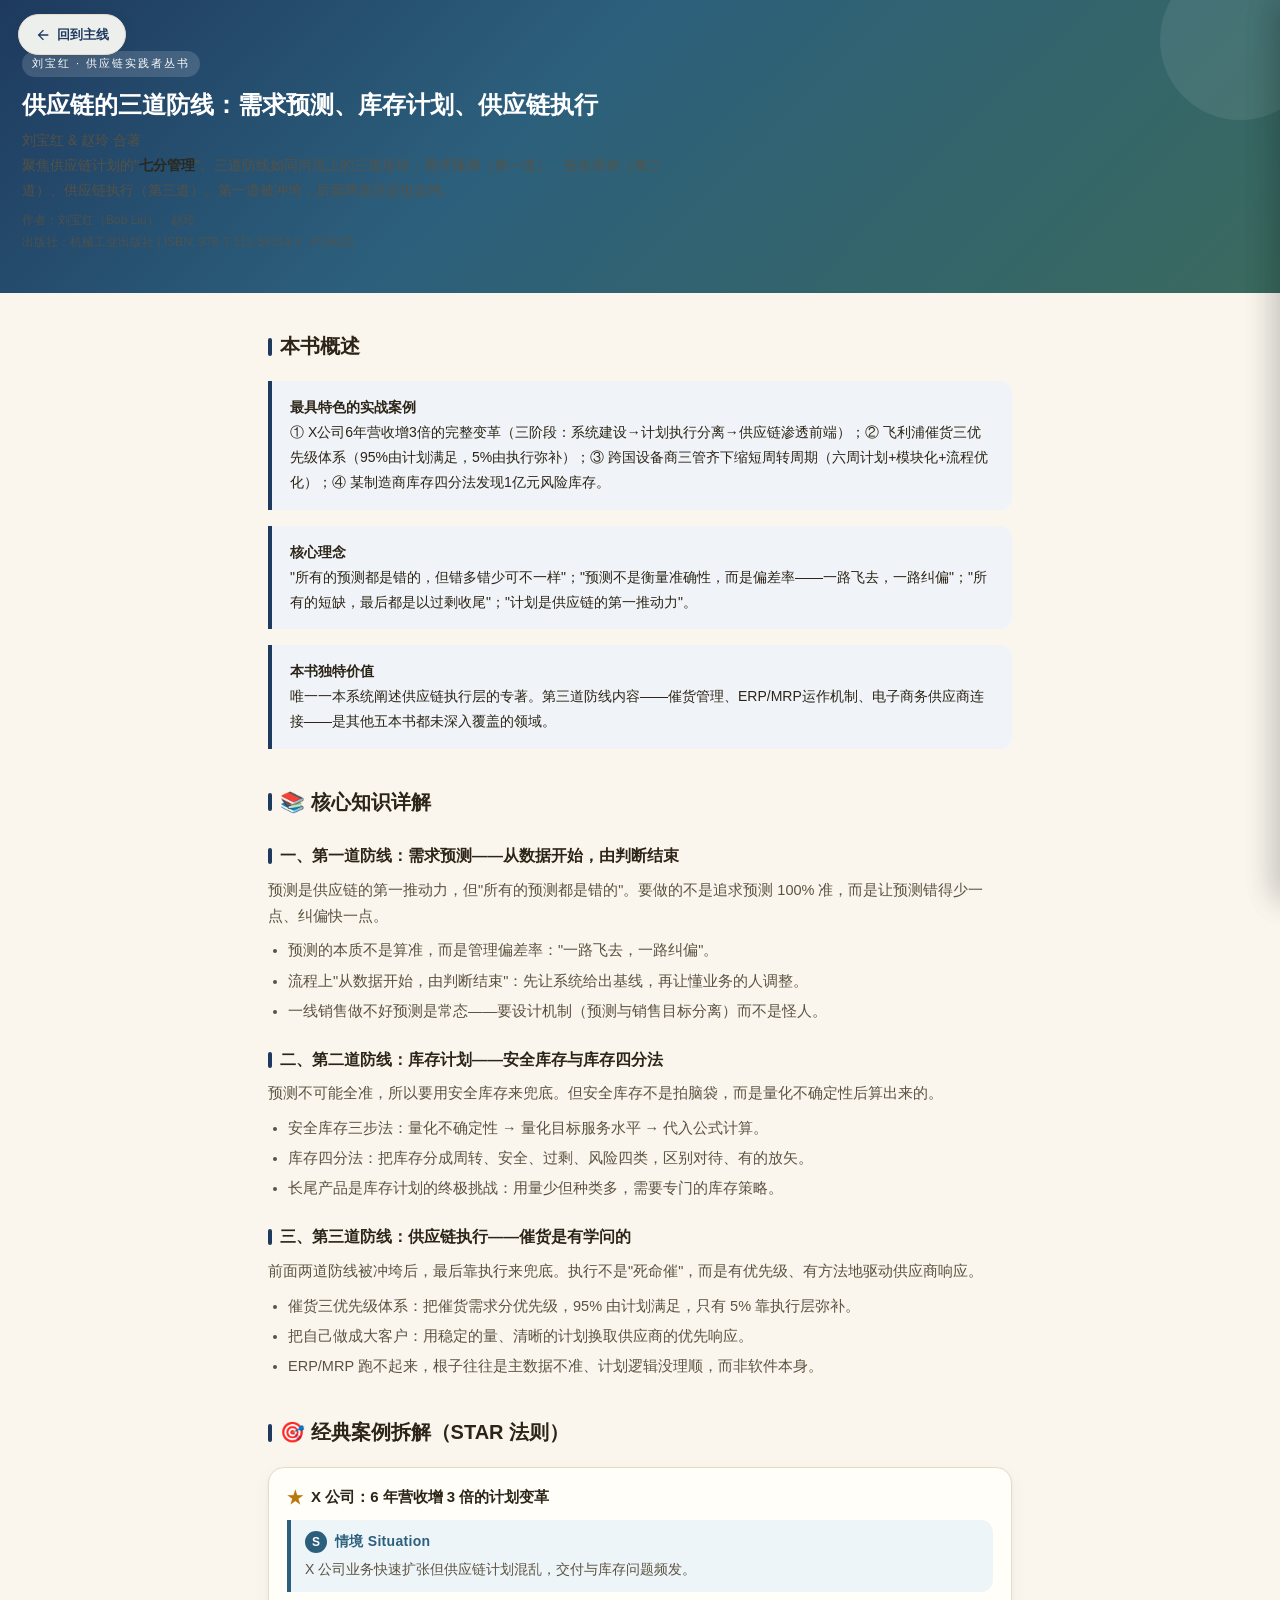
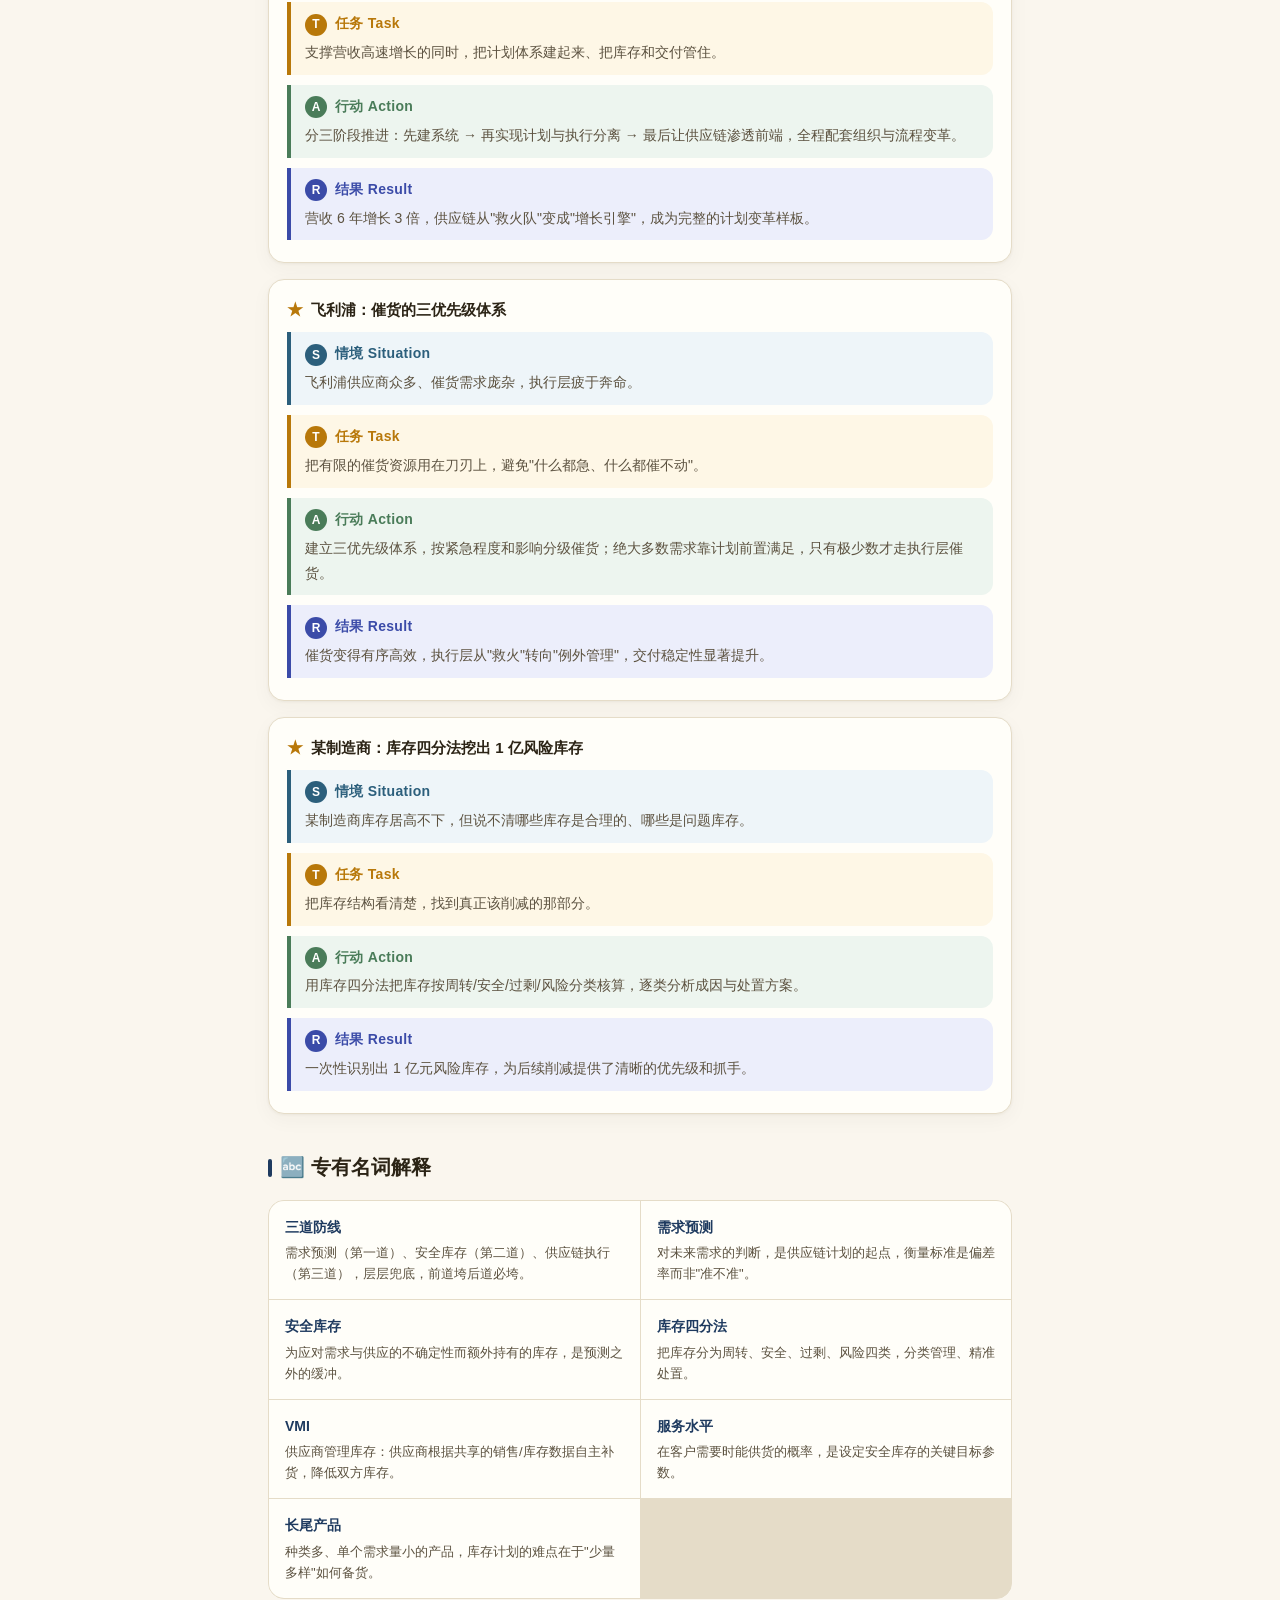
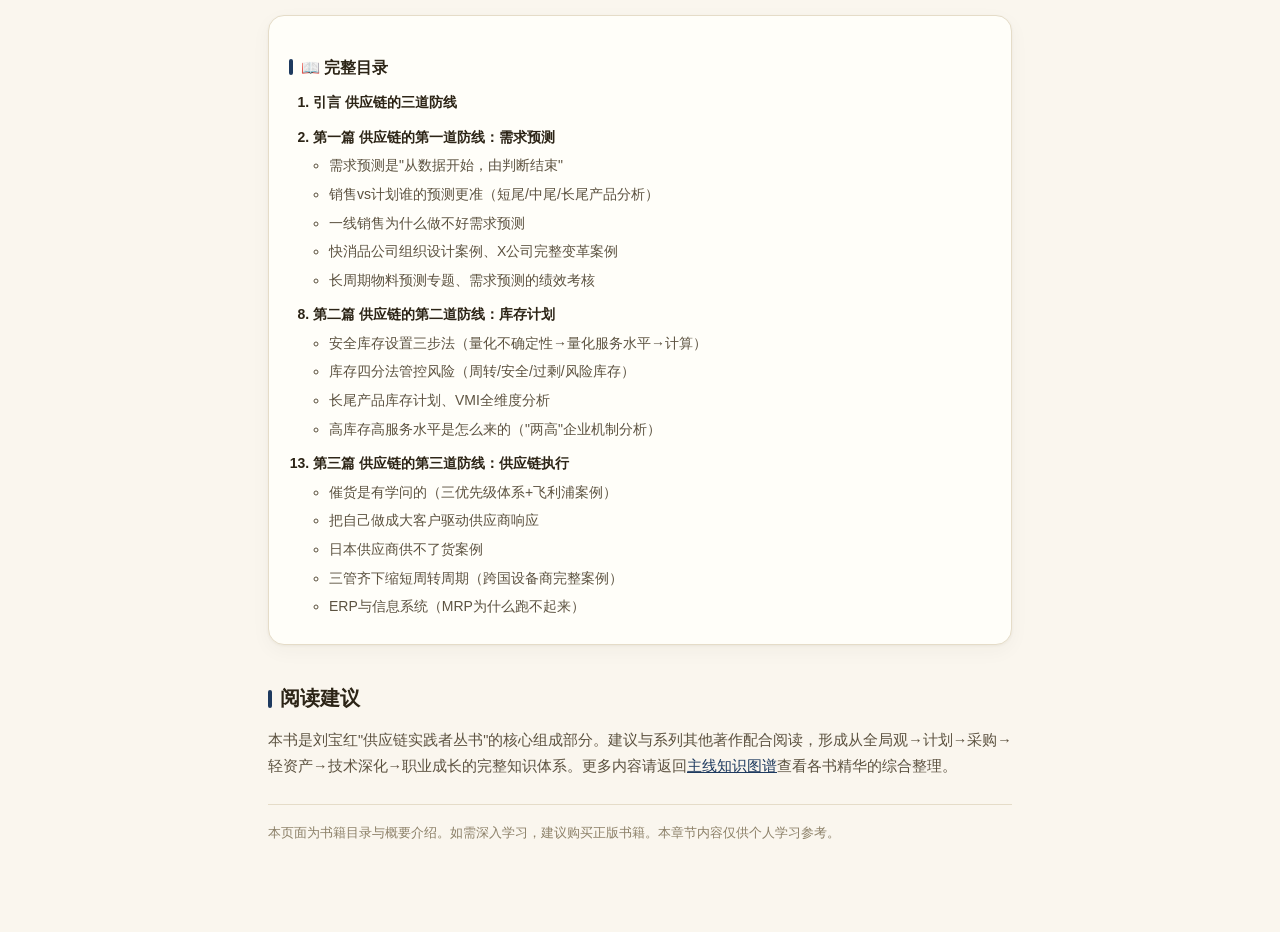
<file: bk3.html>
<!DOCTYPE html>
<html lang="zh-CN">
<head>
<meta charset="UTF-8"/>
<meta name="viewport" content="width=device-width,initial-scale=1.0,viewport-fit=cover"/>
<meta name="description" content="供应链的三道防线：需求预测、库存计划、供应链执行 —— 刘宝红供应链管理著作"/>
<title>供应链的三道防线：需求预测、库存计划、供应链执行 · 刘宝红</title>
<style>
/* SCM Knowledge Atlas — GTM-inspired design language */
:root{--page:#faf6ee;--card:#fffef9;--ink:#2c2416;--ink-2:#5c5240;--ink-3:#8c8068;--line:#e5dcc8;--shadow:0 1px 3px rgba(60,40,16,.05),0 6px 20px rgba(60,40,16,.04);--radius:16px;--bk1:#1e3a5f;--bk1-soft:#e8eef5;--bk1-light:#f0f4f8;--bk2:#2c5f7c;--bk2-soft:#e4eff5;--bk2-light:#eef5f9;--bk3:#b8453a;--bk3-soft:#fbebe8;--bk3-light:#fdf3f1;--amber:#b8780a;--amber-soft:#fef7e6;--tip:#4a7c59;--tip-soft:#edf5ef;--indigo:#3b4ba8;--indigo-soft:#eceefb}
*{box-sizing:border-box;margin:0;padding:0;-webkit-tap-highlight-color:transparent}
html{scroll-behavior:smooth;scroll-padding-top:56px}
body{font-family:-apple-system,BlinkMacSystemFont,"PingFang SC","Hiragino Sans GB","Microsoft YaHei",sans-serif;line-height:1.78;color:var(--ink);background:var(--page);-webkit-font-smoothing:antialiased}
#progress{position:fixed;top:0;left:0;height:3px;width:0;background:var(--bk1);z-index:60;transition:width .1s linear}
.hero{background:linear-gradient(135deg,#1e3a5f 0%,#2c5f7c 40%,#3a6a5e 100%);color:#fff;padding:54px 22px 40px;position:relative;overflow:hidden}
.hero::after{content:"";position:absolute;right:-60px;top:-60px;width:240px;height:240px;border-radius:50%;background:rgba(255,255,255,.1)}
.hero::before{content:"";position:absolute;right:70px;bottom:-90px;width:180px;height:180px;border-radius:50%;background:rgba(255,255,255,.06)}
.hero .tag{display:inline-block;font-size:12px;letter-spacing:2px;background:rgba(255,255,255,.15);padding:4px 12px;border-radius:999px;margin-bottom:16px}
.hero h1{font-size:26px;line-height:1.3;margin:0 0 12px;font-weight:800;letter-spacing:.5px}
.hero p{font-size:14.5px;opacity:.95;margin:0;max-width:660px;color:#f0f4f8;text-shadow:0 1px 2px rgba(0,0,0,.1)}
.hero .meta{margin-top:18px;font-size:13px;opacity:.9;color:#fff;position:relative;z-index:2;text-shadow:0 1px 2px rgba(0,0,0,.15)}
.hero .meta a{color:#fff;text-decoration:underline;text-decoration-color:rgba(255,255,255,.6)}
.hero .meta a:hover{text-decoration-color:#fff}
.nav{position:sticky;top:0;z-index:50;background:rgba(255,254,249,.92);backdrop-filter:blur(10px);border-bottom:1px solid var(--line)}
.nav-inner{display:flex;gap:6px;overflow-x:auto;padding:10px 14px;scrollbar-width:none;max-width:820px;margin:0 auto}
.nav-inner::-webkit-scrollbar{display:none}
.nav a{flex:0 0 auto;font-size:13px;color:var(--ink-2);text-decoration:none;padding:6px 13px;border-radius:999px;white-space:nowrap;border:1px solid transparent;transition:.2s}
.nav a:hover{background:var(--bk1-light);color:var(--bk1)}
.nav a.active{background:var(--bk1);color:#fff}
.wrap{max-width:780px;margin:0 auto;padding:0 18px 80px}
section{padding-top:40px;scroll-margin-top:56px}
.ch-head{display:flex;align-items:baseline;gap:10px;margin-bottom:20px;flex-wrap:wrap}
.ch-num{font-size:13px;font-weight:700;padding:3px 10px;border-radius:8px;flex:0 0 auto}
.ch-bk1 .ch-num{color:var(--bk1);background:var(--bk1-soft)}.ch-bk2 .ch-num{color:var(--bk2);background:var(--bk2-soft)}.ch-bk3 .ch-num{color:var(--bk3);background:var(--bk3-soft)}
.ch-head h2{font-size:21px;margin:0;color:var(--ink);font-weight:800;letter-spacing:.3px}
.ch-source{font-size:12px;color:var(--ink-3);margin-top:4px;width:100%}
.ch-head h2 .badge{display:inline-block;font-size:11px;font-weight:700;padding:2px 8px;border-radius:6px;margin-left:8px;vertical-align:middle;letter-spacing:.5px;background:var(--amber-soft);color:var(--amber)}
h3{font-size:16px;margin:28px 0 8px;color:var(--ink);font-weight:700;display:flex;align-items:center;gap:8px}
h3::before{content:"";width:4px;height:16px;border-radius:3px;display:inline-block}
.ch-bk1 h3::before{background:var(--bk1)}.ch-bk2 h3::before{background:var(--bk2)}.ch-bk3 h3::before{background:var(--bk3)}
h4{font-size:14.5px;margin:18px 0 6px;color:var(--bk1);font-weight:700}
p{margin:10px 0;font-size:15px;color:var(--ink-2)}strong{color:var(--ink)}
.card{background:var(--card);border:1px solid var(--line);border-radius:var(--radius);padding:18px 18px 10px;margin:14px 0;box-shadow:var(--shadow)}
.card h4{margin:0 0 10px}.card p{margin:8px 0}
.card ol,.card ul{margin:6px 0 14px;padding-left:20px;font-size:14.5px;color:var(--ink-2);line-height:1.8}.card li{margin:6px 0}
.quote{border-left:4px solid var(--bk1);background:var(--bk1-soft);padding:12px 16px;border-radius:0 12px 12px 0;margin:16px 0;font-size:14.5px;color:var(--ink)}
.quote strong{display:block;margin-bottom:4px;color:var(--bk1)}.quote.bk1{border-left-color:var(--bk1);background:var(--bk1-light)}
.quote.bk2{border-left-color:var(--bk2);background:var(--bk2-light)}.quote.bk2 strong{color:var(--bk2)}
.quote.bk3{border-left-color:var(--bk3);background:var(--bk3-light)}.quote.bk3 strong{color:var(--bk3)}
.quote.tip{border-left-color:var(--tip);background:var(--tip-soft)}.quote.tip strong{color:var(--tip)}
.quote.amber{border-left-color:var(--amber);background:var(--amber-soft)}.quote.amber strong{color:var(--amber)}
.jinquote{font-size:16px;font-weight:600;color:var(--ink);text-align:center;padding:20px 16px;margin:18px 0;border-top:1px solid var(--line);border-bottom:1px solid var(--line);line-height:1.8;font-style:italic}
.table-scroll{overflow-x:auto;margin:14px 0;border-radius:var(--radius);box-shadow:var(--shadow);-webkit-overflow-scrolling:touch}
table{border-collapse:collapse;width:100%;min-width:480px;background:#fff;font-size:14px}
th,td{text-align:left;padding:11px 14px;border-bottom:1px solid var(--line);vertical-align:top}
th{background:var(--bk1);color:#fff;font-weight:600;font-size:13.5px}
tr:nth-child(even){background:#fafcfc}td{color:var(--ink-2)}td strong{color:var(--ink)}
.steps{counter-reset:step;list-style:none;padding:0;margin:14px 0}
.steps li{counter-increment:step;position:relative;padding:12px 14px 12px 52px;background:var(--card);border:1px solid var(--line);border-radius:12px;margin:8px 0;box-shadow:var(--shadow);font-size:14.5px;color:var(--ink)}
.steps li::before{content:counter(step);position:absolute;left:14px;top:50%;transform:translateY(-50%);width:28px;height:28px;border-radius:50%;background:var(--bk1);color:#fff;font-weight:700;font-size:13px;display:flex;align-items:center;justify-content:center}
.steps.bk2 li::before{background:var(--bk2)}.steps.bk3 li::before{background:var(--bk3)}.steps li strong{display:block;margin-bottom:2px;color:var(--bk1)}
.concept-grid{display:grid;grid-template-columns:1fr 1fr;gap:12px;margin:14px 0}
.concept-card{background:var(--card);border:1px solid var(--line);border-radius:var(--radius);padding:16px;box-shadow:var(--shadow)}
.concept-card .cc-icon{font-size:20px;margin-bottom:6px}.concept-card h4{font-size:14px;margin:4px 0;color:var(--ink)}.concept-card p{font-size:13px;margin:4px 0;line-height:1.6}
.glossary{display:grid;grid-template-columns:1fr 1fr;gap:1px;background:var(--line);border:1px solid var(--line);border-radius:var(--radius);overflow:hidden;margin:14px 0}
.term{padding:14px 16px;background:var(--card)}.term .t{font-size:14px;font-weight:700;color:var(--bk1)}.term .d{font-size:13px;color:var(--ink-2);margin-top:4px;line-height:1.6}
#right-tools{position:fixed;right:18px;bottom:22px;z-index:40;display:flex;flex-direction:column-reverse;align-items:center;gap:10px}
.tool-btn{width:44px;height:44px;border-radius:50%;border:none;color:#fff;font-size:18px;cursor:pointer;display:flex;align-items:center;justify-content:center;box-shadow:0 2px 12px rgba(30,58,95,.25);transition:all .2s;opacity:0;pointer-events:none}
.tool-btn.show{opacity:1;pointer-events:auto}.tool-btn:hover{transform:scale(1.1)}
#btn-toc{background:var(--bk2)}#btn-toc:hover{background:#244e68}
#btn-search{background:var(--bk1)}#btn-search:hover{background:#162f4d}
#top{background:var(--bk3)}#top:hover{background:#a03a30}
.tool-btn svg{width:20px;height:20px;fill:currentColor}
.panel-overlay{position:fixed;inset:0;z-index:70;background:rgba(0,0,0,.35);opacity:0;pointer-events:none;transition:opacity .25s}
.panel-overlay.show{opacity:1;pointer-events:auto}
.panel{position:fixed;top:0;right:0;bottom:0;width:400px;max-width:90vw;z-index:71;background:var(--card);box-shadow:-6px 0 30px rgba(0,0,0,.12);transform:translateX(100%);transition:transform .3s cubic-bezier(.4,0,.2,1);display:flex;flex-direction:column}
.panel.show{transform:translateX(0)}
.panel-header{display:flex;align-items:center;justify-content:space-between;padding:18px 20px;border-bottom:1px solid var(--line);flex:0 0 auto}
.panel-header h3{margin:0;font-size:16px;color:var(--ink)}.panel-header h3::before{display:none}
.panel-close{width:32px;height:32px;border-radius:50%;border:none;background:var(--bk1-soft);color:var(--bk1);font-size:16px;cursor:pointer;display:flex;align-items:center;justify-content:center;transition:all .2s}
.panel-close:hover{background:var(--bk1);color:#fff}
.panel-body{flex:1 1 auto;overflow-y:auto;padding:8px 0;-webkit-overflow-scrolling:touch}
.toc-chapter{font-size:14px;font-weight:700;color:var(--ink);padding:14px 20px 6px 12px}.toc-chapter:first-child{padding-top:8px}
.toc-item{display:block;padding:9px 20px 9px 12px;font-size:13.5px;color:var(--ink-2);text-decoration:none;cursor:pointer;transition:all .15s;border-left:3px solid transparent;line-height:1.5}
.toc-item:hover{background:var(--bk1-light);color:var(--bk1)}.toc-item.active{background:var(--bk1-light);color:var(--bk1);border-left-color:var(--bk1);font-weight:600}.toc-item.l2{padding-left:30px;font-size:13px}
.search-box-sm{display:flex;align-items:center;gap:8px;padding:12px 20px;border-bottom:1px solid var(--line);background:var(--page);flex:0 0 auto}
.search-input{flex:1;border:1.5px solid var(--line);border-radius:10px;padding:10px 14px;font-size:14px;outline:none;background:#fff;transition:border-color .2s}
.search-input:focus{border-color:var(--bk1)}
.search-nav{display:flex;align-items:center;gap:4px;font-size:13px;color:var(--ink-2);flex:0 0 auto}
.search-nav-btn{width:30px;height:30px;border-radius:50%;border:1.5px solid var(--line);background:#fff;color:var(--ink-2);font-size:14px;cursor:pointer;display:flex;align-items:center;justify-content:center;transition:all .15s}
.search-nav-btn:hover:not(:disabled){border-color:var(--bk1);color:var(--bk1);background:var(--bk1-light)}
.search-nav-btn:disabled{opacity:.35;cursor:default}.search-count{min-width:44px;text-align:center}
.search-clear{width:28px;height:28px;border-radius:50%;border:none;background:transparent;color:var(--ink-2);font-size:14px;cursor:pointer;display:flex;align-items:center;justify-content:center}
.search-clear:hover{background:var(--bk1-soft);color:var(--bk1)}
mark.search-hit{background:#fde68a;color:var(--ink);border-radius:2px;padding:1px 2px}
mark.search-hit-current{background:var(--amber);color:#fff;border-radius:3px;padding:2px 3px}
.search-result-item{cursor:pointer!important}
#resume-wrap{position:fixed;bottom:80px;left:50%;z-index:45;transform:translateX(-50%) translateY(20px);opacity:0;pointer-events:none;transition:all .35s cubic-bezier(.4,0,.2,1);display:flex;align-items:center;gap:8px;white-space:nowrap}
#resume-wrap.show{opacity:1;pointer-events:auto;transform:translateX(-50%) translateY(0)}
#resume-badge{background:var(--bk1);color:#fff;padding:10px 18px 10px 16px;border-radius:999px;font-size:13.5px;font-weight:600;cursor:pointer;box-shadow:0 4px 16px rgba(30,58,95,.35);transition:background .2s,transform .2s,box-shadow .2s;display:flex;align-items:center;gap:7px}
#resume-badge:hover{background:#162f4d;transform:translateY(-2px);box-shadow:0 6px 20px rgba(30,58,95,.45)}
#resume-ignore{flex:0 0 auto;width:28px;height:28px;border-radius:50%;border:none;background:var(--bk1);color:#fff;font-size:12px;cursor:pointer;display:flex;align-items:center;justify-content:center;transition:all .2s;opacity:0;transform:scale(.8);box-shadow:0 2px 8px rgba(30,58,95,.25)}
#resume-wrap.show #resume-ignore{opacity:1;transform:scale(1);transition-delay:.2s}
#resume-ignore:hover{background:#162f4d;transform:scale(1.08)}
.footer{margin-top:48px;padding-top:24px;border-top:1px solid var(--line);font-size:12.5px;color:var(--ink-3);line-height:2;text-align:center}
.footer a{color:var(--bk1);text-decoration:none}.footer a:hover{text-decoration:underline}
.hidden-by-search{display:none!important}
@media(max-width:520px){.hero h1{font-size:22px}.hero p{font-size:13px}.wrap{padding:0 14px 70px}h2{font-size:19px}h3{font-size:15px}p{font-size:13.5px}.concept-grid{grid-template-columns:1fr}.glossary{grid-template-columns:1fr}.jinquote{font-size:14px}.nav-inner{padding:8px 10px}.nav a{font-size:12px;padding:5px 10px}.tool-btn{width:40px;height:40px}}


/* Back to main link */
.back-link {
  position: fixed; top: 14px; left: 18px; z-index: 55;
  display: inline-flex; align-items: center; gap: 6px;
  background: rgba(255,254,249,.92); backdrop-filter: blur(10px);
  border: 1px solid var(--line); border-radius: 999px;
  padding: 8px 16px; font-size: 13px; font-weight: 600;
  color: var(--bk1); text-decoration: none;
  box-shadow: var(--shadow); transition: all .2s;
}
.back-link:hover { background: var(--bk1); color: #fff; transform: translateX(-2px); }
.back-link svg { width: 16px; height: 16px; fill: currentColor; }

/* Book page hero */
.book-hero {
  background: linear-gradient(135deg,#1e3a5f 0%,#2c5f7c 40%,#3a6a5e 100%);
  color: #fff; padding: 48px 22px 36px; position: relative; overflow: hidden;
}
.book-hero::after { content:""; position:absolute; right:-40px; top:-40px; width:160px; height:160px; border-radius:50%; background:rgba(255,255,255,.08) }
.book-hero .tag { display:inline-block; font-size:11px; letter-spacing:2px; background:rgba(255,255,255,.15); padding:3px 10px; border-radius:999px; margin-bottom:12px }
.book-hero h1 { font-size:24px; line-height:1.3; margin:0 0 8px; font-weight:800 }
.book-hero p { font-size:14px; opacity:.9; margin:4px 0; max-width:660px }
.book-hero .edit { font-size:12px; opacity:.7; margin-top:8px }
.book-main { max-width: 780px; margin: 0 auto; padding: 0 18px 80px; }
.book-main h2 { font-size:20px; font-weight:800; color:var(--ink); margin:36px 0 12px; display:flex; align-items:center; gap:8px }
.book-main h2::before { content:""; width:4px; height:18px; background:var(--bk1); border-radius:3px; display:inline-block }
.book-main h3 { font-size:15px; font-weight:700; color:var(--ink); margin:20px 0 8px }
.book-main p { font-size:14.5px; color:var(--ink-2); margin:8px 0; line-height:1.78 }
.book-toc { background:var(--card); border:1px solid var(--line); border-radius:var(--radius); padding:16px 20px; margin:16px 0; box-shadow:var(--shadow) }
.book-toc ol { margin:8px 0; padding-left:24px; font-size:14px; color:var(--ink-2); line-height:1.9 }
.book-toc li { margin:2px 0 }
.highlight-box { background:var(--bk1-light); border-left:4px solid var(--bk1); padding:14px 18px; border-radius:0 12px 12px 0; margin:16px 0; font-size:14px; color:var(--ink); line-height:1.8 }

/* 核心知识详解 */
.knowledge-block { margin:0 0 8px }
.book-main h3 { font-size:15.5px; font-weight:700; color:var(--ink); margin:22px 0 6px; display:flex; align-items:center; gap:8px }
.book-main h3::before { content:""; width:4px; height:16px; background:var(--bk1); border-radius:3px; display:inline-block }
.knowledge-block h4 { font-size:14px; font-weight:700; color:var(--bk1); margin:14px 0 4px }
.knowledge-block ul { margin:6px 0 10px; padding-left:20px; font-size:14.5px; color:var(--ink-2); line-height:1.8 }
.knowledge-block li { margin:4px 0 }
.knowledge-block li strong { color:var(--ink) }

/* STAR 法则案例 */
.star-case { background:var(--card); border:1px solid var(--line); border-radius:var(--radius); padding:18px 18px 12px; margin:16px 0; box-shadow:var(--shadow) }
.star-case .sc-name { font-size:15px; font-weight:800; color:var(--ink); margin:0 0 10px; display:flex; align-items:center; gap:8px; line-height:1.5 }
.star-case .sc-name::before { content:"★"; color:var(--amber); font-size:16px }
.star-step { border-left:4px solid; padding:10px 14px; margin:10px 0; border-radius:0 12px 12px 0; font-size:14px; line-height:1.7; color:var(--ink-2) }
.star-step .sl { display:inline-flex; align-items:center; justify-content:center; width:22px; height:22px; border-radius:50%; color:#fff; font-size:12px; font-weight:800; margin-right:8px; vertical-align:middle }
.star-step b { color:var(--ink); font-weight:700; letter-spacing:.3px }
.star-step p { margin:4px 0 0; font-size:14px; color:var(--ink-2) }
.star-step.s { border-color:var(--bk2); background:var(--bk2-light) }
.star-step.s .sl { background:var(--bk2) }
.star-step.s b { color:var(--bk2) }
.star-step.t { border-color:var(--amber); background:var(--amber-soft) }
.star-step.t .sl { background:var(--amber) }
.star-step.t b { color:var(--amber) }
.star-step.a { border-color:var(--tip); background:var(--tip-soft) }
.star-step.a .sl { background:var(--tip) }
.star-step.a b { color:var(--tip) }
.star-step.r { border-color:var(--indigo); background:var(--indigo-soft) }
.star-step.r .sl { background:var(--indigo) }
.star-step.r b { color:var(--indigo) }

</style>
</head>
<body>
<div id="progress"></div>


<a href="index.html" class="back-link">
  <svg viewBox="0 0 24 24"><path d="M20 11H7.83l5.59-5.59L12 4l-8 8 8 8 1.41-1.41L7.83 13H20v-2z"/></svg>
  回到主线
</a>


<header class="book-hero">
  <div class="tag">刘宝红 · 供应链实践者丛书</div>
  <h1>供应链的三道防线：需求预测、库存计划、供应链执行</h1>
  <p>刘宝红 & 赵玲 合著<br>聚焦供应链计划的"<strong>七分管理</strong>"。三道防线如同河流上的三道堤坝：需求预测（第一道）、安全库存（第二道）、供应链执行（第三道）。第一道被冲垮，后面两道注定也会垮。</p>
  <p class="edit">作者：刘宝红（Bob Liu）、赵玲<br>出版社：机械工业出版社 | ISBN: 978-7-111-59514-4 · 约360页</p>
</header>

<div class="book-main">
  <h2>本书概述</h2>
  <div class="highlight-box"><strong>最具特色的实战案例</strong><br>① X公司6年营收增3倍的完整变革（三阶段：系统建设→计划执行分离→供应链渗透前端）；② 飞利浦催货三优先级体系（95%由计划满足，5%由执行弥补）；③ 跨国设备商三管齐下缩短周转周期（六周计划+模块化+流程优化）；④ 某制造商库存四分法发现1亿元风险库存。</div><div class="highlight-box"><strong>核心理念</strong><br>"所有的预测都是错的，但错多错少可不一样"；"预测不是衡量准确性，而是偏差率——一路飞去，一路纠偏"；"所有的短缺，最后都是以过剩收尾"；"计划是供应链的第一推动力"。</div><div class="highlight-box"><strong>本书独特价值</strong><br>唯一一本系统阐述供应链执行层的专著。第三道防线内容——催货管理、ERP/MRP运作机制、电子商务供应商连接——是其他五本书都未深入覆盖的领域。</div>
  
  <h2>📚 核心知识详解</h2><div class="knowledge-block"><h3>一、第一道防线：需求预测——从数据开始，由判断结束</h3><p>预测是供应链的第一推动力，但"所有的预测都是错的"。要做的不是追求预测 100% 准，而是让预测错得少一点、纠偏快一点。</p><ul><li>预测的本质不是算准，而是管理偏差率："一路飞去，一路纠偏"。</li><li>流程上"从数据开始，由判断结束"：先让系统给出基线，再让懂业务的人调整。</li><li>一线销售做不好预测是常态——要设计机制（预测与销售目标分离）而不是怪人。</li></ul></div><div class="knowledge-block"><h3>二、第二道防线：库存计划——安全库存与库存四分法</h3><p>预测不可能全准，所以要用安全库存来兜底。但安全库存不是拍脑袋，而是量化不确定性后算出来的。</p><ul><li>安全库存三步法：量化不确定性 → 量化目标服务水平 → 代入公式计算。</li><li>库存四分法：把库存分成周转、安全、过剩、风险四类，区别对待、有的放矢。</li><li>长尾产品是库存计划的终极挑战：用量少但种类多，需要专门的库存策略。</li></ul></div><div class="knowledge-block"><h3>三、第三道防线：供应链执行——催货是有学问的</h3><p>前面两道防线被冲垮后，最后靠执行来兜底。执行不是"死命催"，而是有优先级、有方法地驱动供应商响应。</p><ul><li>催货三优先级体系：把催货需求分优先级，95% 由计划满足，只有 5% 靠执行层弥补。</li><li>把自己做成大客户：用稳定的量、清晰的计划换取供应商的优先响应。</li><li>ERP/MRP 跑不起来，根子往往是主数据不准、计划逻辑没理顺，而非软件本身。</li></ul></div>
  
  <h2>🎯 经典案例拆解（STAR 法则）</h2><div class="star-case"><div class="sc-name">X 公司：6 年营收增 3 倍的计划变革</div><div class="star-step s"><span class="sl">S</span><b>情境 Situation</b><p>X 公司业务快速扩张但供应链计划混乱，交付与库存问题频发。</p></div><div class="star-step t"><span class="sl">T</span><b>任务 Task</b><p>支撑营收高速增长的同时，把计划体系建起来、把库存和交付管住。</p></div><div class="star-step a"><span class="sl">A</span><b>行动 Action</b><p>分三阶段推进：先建系统 → 再实现计划与执行分离 → 最后让供应链渗透前端，全程配套组织与流程变革。</p></div><div class="star-step r"><span class="sl">R</span><b>结果 Result</b><p>营收 6 年增长 3 倍，供应链从"救火队"变成"增长引擎"，成为完整的计划变革样板。</p></div></div><div class="star-case"><div class="sc-name">飞利浦：催货的三优先级体系</div><div class="star-step s"><span class="sl">S</span><b>情境 Situation</b><p>飞利浦供应商众多、催货需求庞杂，执行层疲于奔命。</p></div><div class="star-step t"><span class="sl">T</span><b>任务 Task</b><p>把有限的催货资源用在刀刃上，避免"什么都急、什么都催不动"。</p></div><div class="star-step a"><span class="sl">A</span><b>行动 Action</b><p>建立三优先级体系，按紧急程度和影响分级催货；绝大多数需求靠计划前置满足，只有极少数才走执行层催货。</p></div><div class="star-step r"><span class="sl">R</span><b>结果 Result</b><p>催货变得有序高效，执行层从"救火"转向"例外管理"，交付稳定性显著提升。</p></div></div><div class="star-case"><div class="sc-name">某制造商：库存四分法挖出 1 亿风险库存</div><div class="star-step s"><span class="sl">S</span><b>情境 Situation</b><p>某制造商库存居高不下，但说不清哪些库存是合理的、哪些是问题库存。</p></div><div class="star-step t"><span class="sl">T</span><b>任务 Task</b><p>把库存结构看清楚，找到真正该削减的那部分。</p></div><div class="star-step a"><span class="sl">A</span><b>行动 Action</b><p>用库存四分法把库存按周转/安全/过剩/风险分类核算，逐类分析成因与处置方案。</p></div><div class="star-step r"><span class="sl">R</span><b>结果 Result</b><p>一次性识别出 1 亿元风险库存，为后续削减提供了清晰的优先级和抓手。</p></div></div>
  
  <h2>🔤 专有名词解释</h2>
<div class="glossary"><div class="term"><div class="t">三道防线</div><div class="d">需求预测（第一道）、安全库存（第二道）、供应链执行（第三道），层层兜底，前道垮后道必垮。</div></div><div class="term"><div class="t">需求预测</div><div class="d">对未来需求的判断，是供应链计划的起点，衡量标准是偏差率而非"准不准"。</div></div><div class="term"><div class="t">安全库存</div><div class="d">为应对需求与供应的不确定性而额外持有的库存，是预测之外的缓冲。</div></div><div class="term"><div class="t">库存四分法</div><div class="d">把库存分为周转、安全、过剩、风险四类，分类管理、精准处置。</div></div><div class="term"><div class="t">VMI</div><div class="d">供应商管理库存：供应商根据共享的销售/库存数据自主补货，降低双方库存。</div></div><div class="term"><div class="t">服务水平</div><div class="d">在客户需要时能供货的概率，是设定安全库存的关键目标参数。</div></div><div class="term"><div class="t">长尾产品</div><div class="d">种类多、单个需求量小的产品，库存计划的难点在于"少量多样"如何备货。</div></div></div>
  
  <div class="book-toc"><h3>📖 完整目录</h3><ol><li style="font-weight:600;color:var(--ink);margin-top:8px">引言 供应链的三道防线</li><li style="font-weight:600;color:var(--ink);margin-top:8px">第一篇 供应链的第一道防线：需求预测</li><li style="margin-left:16px;list-style-type:circle">需求预测是"从数据开始，由判断结束"</li><li style="margin-left:16px;list-style-type:circle">销售vs计划谁的预测更准（短尾/中尾/长尾产品分析）</li><li style="margin-left:16px;list-style-type:circle">一线销售为什么做不好需求预测</li><li style="margin-left:16px;list-style-type:circle">快消品公司组织设计案例、X公司完整变革案例</li><li style="margin-left:16px;list-style-type:circle">长周期物料预测专题、需求预测的绩效考核</li><li style="font-weight:600;color:var(--ink);margin-top:8px">第二篇 供应链的第二道防线：库存计划</li><li style="margin-left:16px;list-style-type:circle">安全库存设置三步法（量化不确定性→量化服务水平→计算）</li><li style="margin-left:16px;list-style-type:circle">库存四分法管控风险（周转/安全/过剩/风险库存）</li><li style="margin-left:16px;list-style-type:circle">长尾产品库存计划、VMI全维度分析</li><li style="margin-left:16px;list-style-type:circle">高库存高服务水平是怎么来的（"两高"企业机制分析）</li><li style="font-weight:600;color:var(--ink);margin-top:8px">第三篇 供应链的第三道防线：供应链执行</li><li style="margin-left:16px;list-style-type:circle">催货是有学问的（三优先级体系+飞利浦案例）</li><li style="margin-left:16px;list-style-type:circle">把自己做成大客户驱动供应商响应</li><li style="margin-left:16px;list-style-type:circle">日本供应商供不了货案例</li><li style="margin-left:16px;list-style-type:circle">三管齐下缩短周转周期（跨国设备商完整案例）</li><li style="margin-left:16px;list-style-type:circle">ERP与信息系统（MRP为什么跑不起来）</li></ol></div>
  
  <h2>阅读建议</h2>
  <p>本书是刘宝红"供应链实践者丛书"的核心组成部分。建议与系列其他著作配合阅读，形成从全局观→计划→采购→轻资产→技术深化→职业成长的完整知识体系。更多内容请返回<a href="index.html" style="color:var(--bk1)">主线知识图谱</a>查看各书精华的综合整理。</p>
  
  <p style="margin-top:24px;padding-top:16px;border-top:1px solid var(--line);font-size:13px;color:var(--ink-3)">
    本页面为书籍目录与概要介绍。如需深入学习，建议购买正版书籍。本章节内容仅供个人学习参考。
  </p>
</div>


<div id="right-tools">
  <button id="top" class="tool-btn show" title="回到顶部">
    <svg viewBox="0 0 24 24"><path d="M7.41 15.41L12 10.83l4.59 4.58L18 14l-6-6-6 6z"/></svg>
  </button>
  <button id="btn-search" class="tool-btn show" title="搜索 (Ctrl+K)">
    <svg viewBox="0 0 24 24"><path d="M15.5 14h-.79l-.28-.27C15.41 12.59 16 11.11 16 9.5 16 5.91 13.09 3 9.5 3S3 5.91 3 9.5 5.91 16 9.5 16c1.61 0 3.09-.59 4.23-1.57l.27.28v.79l5 4.99L20.49 19l-4.99-5zm-6 0C7.01 14 5 11.99 5 9.5S7.01 5 9.5 5 14 7.01 14 9.5 11.99 14 9.5 14z"/></svg>
  </button>
  <button id="btn-toc" class="tool-btn show" title="目录">
    <svg viewBox="0 0 24 24"><path d="M3 18h18v-2H3v2zm0-5h18v-2H3v2zm0-7v2h18V6H3z"/></svg>
  </button>
</div>


<div class="panel-overlay" id="toc-overlay"></div>
<div class="panel" id="toc-panel">
  <div class="panel-header"><h3>📑 本书目录</h3><button class="panel-close" id="toc-close">✕</button></div>
  <div class="panel-body"><div id="toc-list"></div></div>
</div>
<div class="panel-overlay" id="search-overlay"></div>
<div class="panel" id="search-panel">
  <div class="panel-header"><h3>🔍 内容查找</h3><button class="panel-close" id="search-close">✕</button></div>
  <div class="search-box-sm">
    <input type="text" class="search-input" id="search-input" placeholder="搜索本书内容...">
    <div class="search-nav">
      <button class="search-nav-btn" id="search-prev" disabled>▲</button>
      <span class="search-count" id="search-count">0/0</span>
      <button class="search-nav-btn" id="search-next" disabled>▼</button>
    </div>
    <button class="search-clear" id="search-clear">✕</button>
  </div>
  <div class="panel-body" id="search-results"></div>
</div>


<script>
(function(){var b=document.getElementById('progress');window.addEventListener('scroll',function(){var s=window.scrollY||document.documentElement.scrollTop,d=document.documentElement.scrollHeight-window.innerHeight;b.style.width=d?(s/d*100)+'%':'0%'});})();
(function(){var B=document.querySelectorAll('.tool-btn');window.addEventListener('scroll',function(){var s=window.scrollY||document.documentElement.scrollTop;B.forEach(function(b){b.classList.toggle('show',s>200);});});})();
(function(){document.getElementById('top').addEventListener('click',function(){window.scrollTo({top:0,behavior:'smooth'});});})();
(function(){var o=document.getElementById('toc-overlay'),pn=document.getElementById('toc-panel'),pc=document.getElementById('toc-close');function close(){o.classList.remove('show');pn.classList.remove('show');}pc.addEventListener('click',close);o.addEventListener('click',close);document.getElementById('btn-toc').addEventListener('click',function(){o.classList.add('show');pn.classList.add('show');});})();
(function(){var o=document.getElementById('search-overlay'),pn=document.getElementById('search-panel'),pc=document.getElementById('search-close'),inp=document.getElementById('search-input'),pr=document.getElementById('search-prev'),nx=document.getElementById('search-next'),cnt=document.getElementById('search-count'),clr=document.getElementById('search-clear'),res=document.getElementById('search-results');var hits=[],ci=-1,marks=[];function close(){o.classList.remove('show');pn.classList.remove('show');clearM();inp.value='';res.innerHTML='';hits=[];ci=-1;updN();}pc.addEventListener('click',close);o.addEventListener('click',close);document.getElementById('btn-search').addEventListener('click',function(){o.classList.add('show');pn.classList.add('show');setTimeout(function(){inp.focus();},300);});function clearM(){marks.forEach(function(m){var p=m.parentNode;if(p){p.replaceChild(document.createTextNode(m.textContent),m);p.normalize();}});marks=[];}function doSearch(q){clearM();hits=[];ci=-1;marks=[];if(!q||q.trim().length<2){res.innerHTML=q?'<p style=padding:20px;color:var(--ink-2);font-size:14px>请输入至少2个字符</p>':'';updN();return;}var ql=q.trim().toLowerCase(),body=document.querySelector('.book-main');if(!body){updN();return;}var w=document.createTreeWalker(body,NodeFilter.SHOW_TEXT,null,false),tns=[];while(w.nextNode()){var n=w.currentNode;if(n.parentElement&&!['SCRIPT','STYLE','NOSCRIPT','SVG'].includes(n.parentElement.tagName)&&!n.parentElement.closest('#search-panel')){tns.push(n);}}tns.forEach(function(node){var t=node.textContent.toLowerCase(),i=t.indexOf(ql);if(i!==-1){var ctx=node.textContent.substring(Math.max(0,i-30),i+ql.length+30);hits.push({node:node,ctx:ctx,idx:i});}});hits.forEach(function(hit){var node=hit.node,t=node.textContent,ql2=ql.length,si=t.toLowerCase().indexOf(ql);if(si!==-1){var be=t.substring(0,si),ma=t.substring(si,si+ql2),af=t.substring(si+ql2),mk=document.createElement('mark');mk.className='search-hit';mk.textContent=ma;var p=node.parentNode;p.replaceChild(document.createTextNode(af),node);p.insertBefore(mk,p.childNodes[p.childNodes.length-1]);p.insertBefore(document.createTextNode(be),mk);marks.push(mk);hit.mark=mk;}});if(hits.length===0){res.innerHTML='<p style=padding:20px;color:var(--ink-2);font-size:14px>未找到匹配结果</p>';}else{var html='<div style=padding:8px>';hits.forEach(function(hit,i){html+='<div class="toc-item search-result-item" data-i='+i+' style=font-size:13px;padding:10px 20px;border-bottom:1px solid var(--line)>';html+='<div style=color:var(--ink-2);font-size:12.5px;line-height:1.5>...'+esc(hit.ctx)+'...</div></div>';});html+='</div>';res.innerHTML=html;res.querySelectorAll('.search-result-item').forEach(function(item){item.addEventListener('click',function(){navTo(parseInt(this.getAttribute('data-i')));});});}updN();}function esc(s){var d=document.createElement('div');d.textContent=s;return d.innerHTML;}function navTo(idx){if(idx<0||idx>=hits.length)return;if(ci>=0&&ci<hits.length&&hits[ci].mark)hits[ci].mark.classList.remove('search-hit-current');ci=idx;var hit=hits[ci];if(hit.mark){hit.mark.classList.add('search-hit-current');hit.mark.scrollIntoView({behavior:'smooth',block:'center'});}updN();}function updN(){var t=hits.length,c=ci>=0?ci+1:0;cnt.textContent=t>0?c+'/'+t:'0/0';pr.disabled=t===0||ci<=0;nx.disabled=t===0||ci>=t-1;}var st;inp.addEventListener('input',function(){clearTimeout(st);st=setTimeout(function(){doSearch(inp.value);},300);});inp.addEventListener('keydown',function(e){if(e.key==='Enter'){e.preventDefault();if(hits.length>0)navTo(ci<0?0:ci);}});pr.addEventListener('click',function(){if(ci>0)navTo(ci-1);});nx.addEventListener('click',function(){if(ci<hits.length-1)navTo(ci+1);});clr.addEventListener('click',function(){inp.value='';doSearch('');inp.focus();});document.addEventListener('keydown',function(e){if((e.ctrlKey||e.metaKey)&&e.key==='k'){e.preventDefault();document.getElementById('btn-search').click();}});})();
</script>
</body>
</html>
</file>
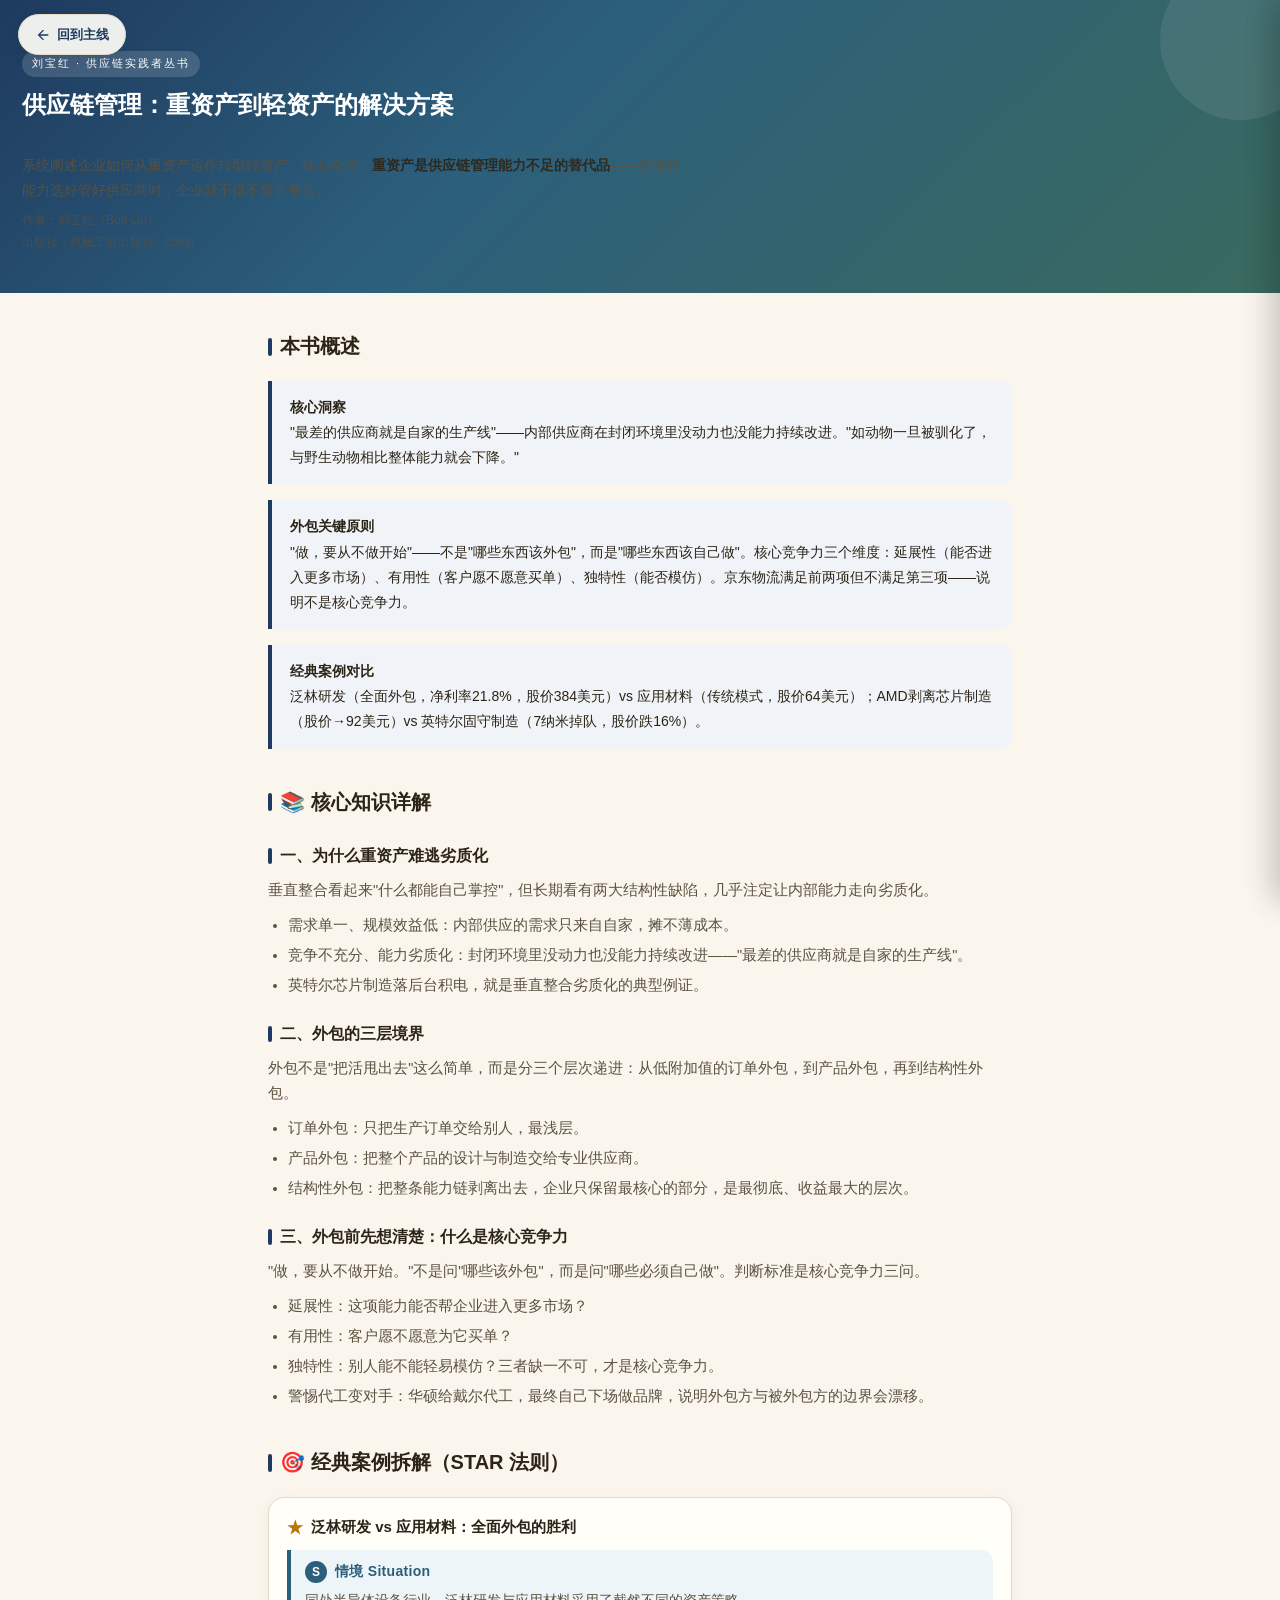
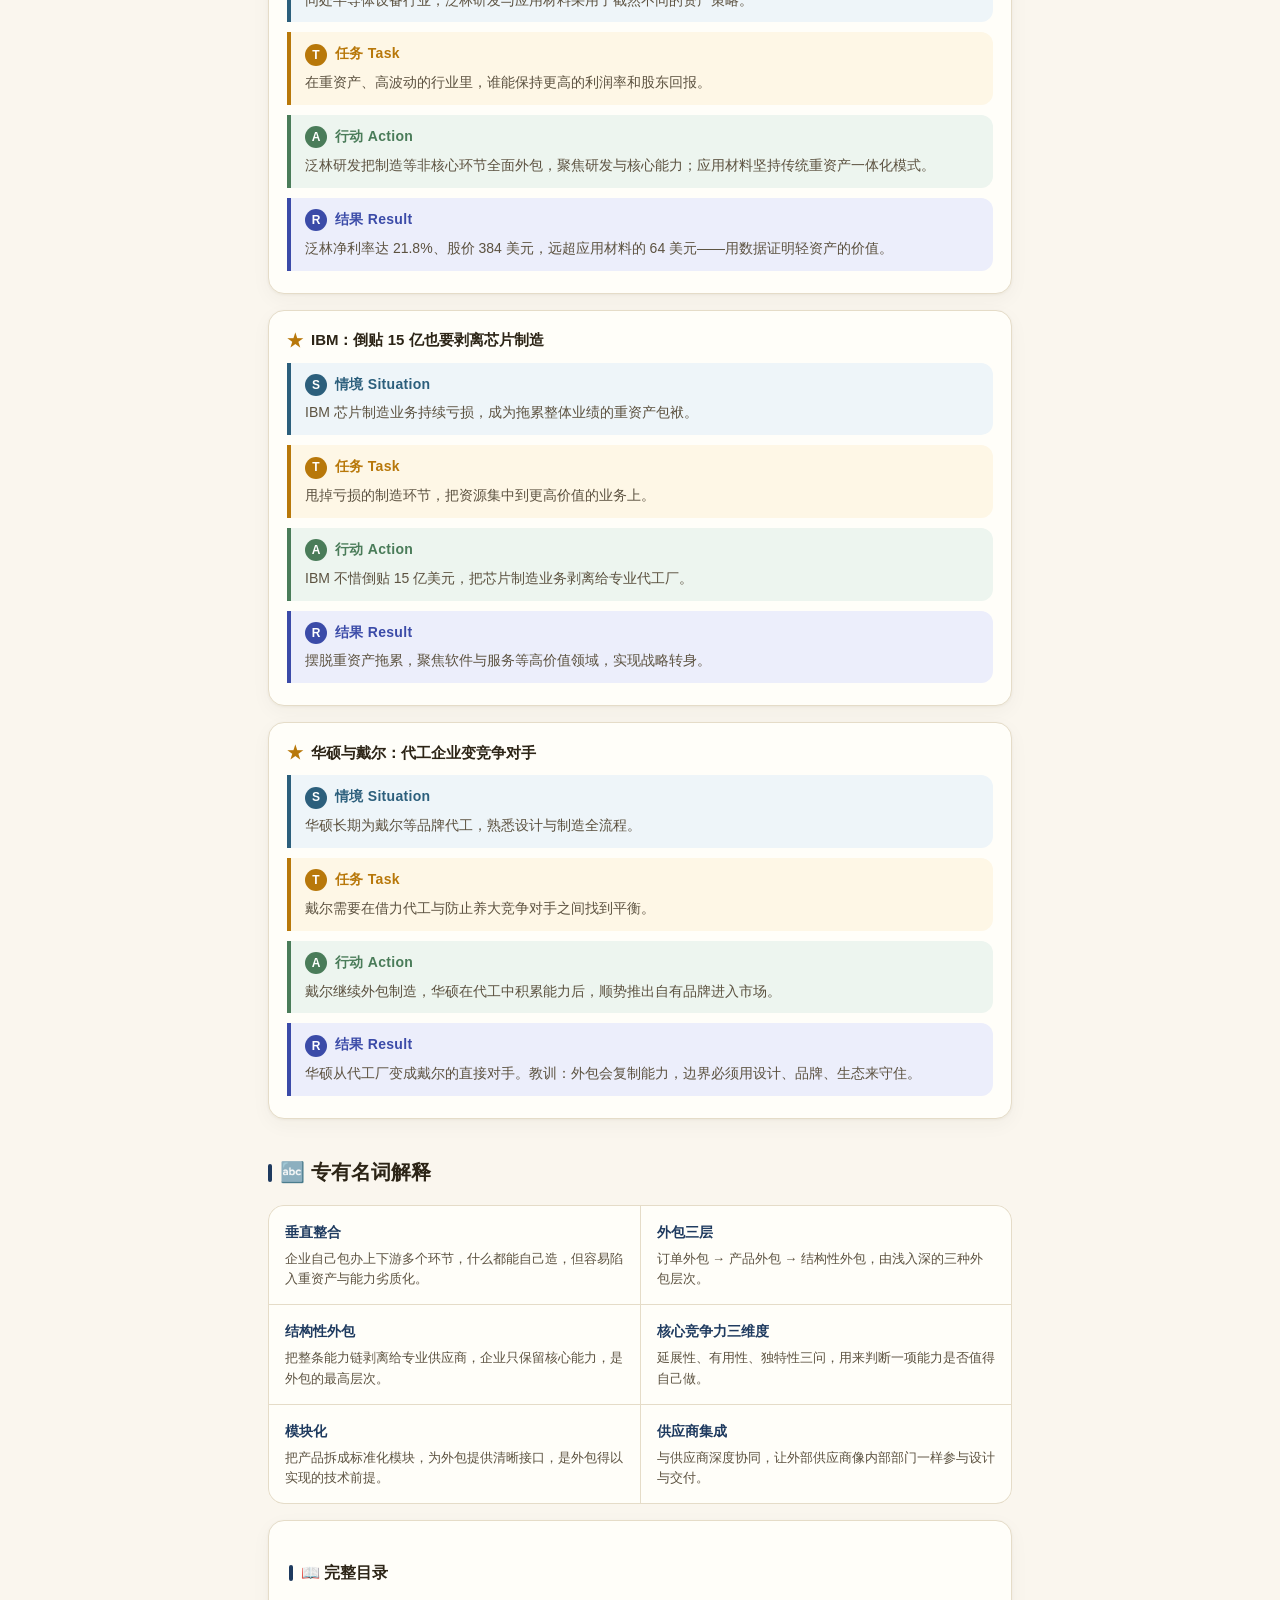
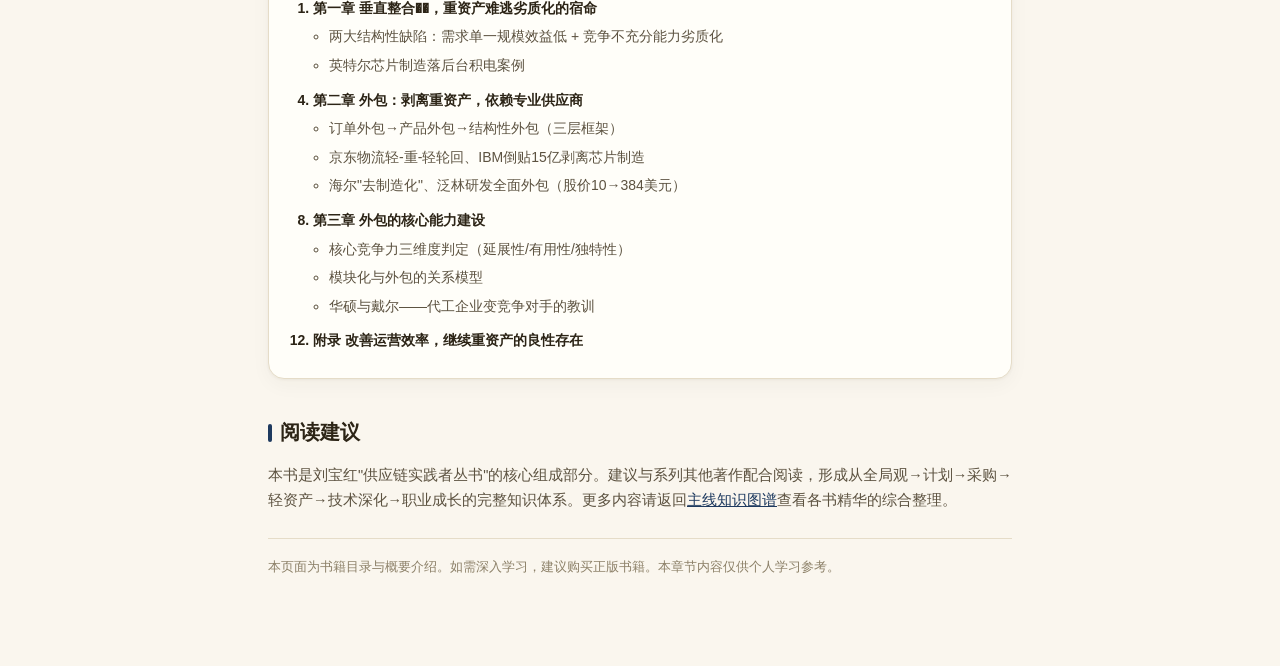
<file: bk4.html>
<!DOCTYPE html>
<html lang="zh-CN">
<head>
<meta charset="UTF-8"/>
<meta name="viewport" content="width=device-width,initial-scale=1.0,viewport-fit=cover"/>
<meta name="description" content="供应链管理：重资产到轻资产的解决方案 —— 刘宝红供应链管理著作"/>
<title>供应链管理：重资产到轻资产的解决方案 · 刘宝红</title>
<style>
/* SCM Knowledge Atlas — GTM-inspired design language */
:root{--page:#faf6ee;--card:#fffef9;--ink:#2c2416;--ink-2:#5c5240;--ink-3:#8c8068;--line:#e5dcc8;--shadow:0 1px 3px rgba(60,40,16,.05),0 6px 20px rgba(60,40,16,.04);--radius:16px;--bk1:#1e3a5f;--bk1-soft:#e8eef5;--bk1-light:#f0f4f8;--bk2:#2c5f7c;--bk2-soft:#e4eff5;--bk2-light:#eef5f9;--bk3:#b8453a;--bk3-soft:#fbebe8;--bk3-light:#fdf3f1;--amber:#b8780a;--amber-soft:#fef7e6;--tip:#4a7c59;--tip-soft:#edf5ef;--indigo:#3b4ba8;--indigo-soft:#eceefb}
*{box-sizing:border-box;margin:0;padding:0;-webkit-tap-highlight-color:transparent}
html{scroll-behavior:smooth;scroll-padding-top:56px}
body{font-family:-apple-system,BlinkMacSystemFont,"PingFang SC","Hiragino Sans GB","Microsoft YaHei",sans-serif;line-height:1.78;color:var(--ink);background:var(--page);-webkit-font-smoothing:antialiased}
#progress{position:fixed;top:0;left:0;height:3px;width:0;background:var(--bk1);z-index:60;transition:width .1s linear}
.hero{background:linear-gradient(135deg,#1e3a5f 0%,#2c5f7c 40%,#3a6a5e 100%);color:#fff;padding:54px 22px 40px;position:relative;overflow:hidden}
.hero::after{content:"";position:absolute;right:-60px;top:-60px;width:240px;height:240px;border-radius:50%;background:rgba(255,255,255,.1)}
.hero::before{content:"";position:absolute;right:70px;bottom:-90px;width:180px;height:180px;border-radius:50%;background:rgba(255,255,255,.06)}
.hero .tag{display:inline-block;font-size:12px;letter-spacing:2px;background:rgba(255,255,255,.15);padding:4px 12px;border-radius:999px;margin-bottom:16px}
.hero h1{font-size:26px;line-height:1.3;margin:0 0 12px;font-weight:800;letter-spacing:.5px}
.hero p{font-size:14.5px;opacity:.95;margin:0;max-width:660px;color:#f0f4f8;text-shadow:0 1px 2px rgba(0,0,0,.1)}
.hero .meta{margin-top:18px;font-size:13px;opacity:.9;color:#fff;position:relative;z-index:2;text-shadow:0 1px 2px rgba(0,0,0,.15)}
.hero .meta a{color:#fff;text-decoration:underline;text-decoration-color:rgba(255,255,255,.6)}
.hero .meta a:hover{text-decoration-color:#fff}
.nav{position:sticky;top:0;z-index:50;background:rgba(255,254,249,.92);backdrop-filter:blur(10px);border-bottom:1px solid var(--line)}
.nav-inner{display:flex;gap:6px;overflow-x:auto;padding:10px 14px;scrollbar-width:none;max-width:820px;margin:0 auto}
.nav-inner::-webkit-scrollbar{display:none}
.nav a{flex:0 0 auto;font-size:13px;color:var(--ink-2);text-decoration:none;padding:6px 13px;border-radius:999px;white-space:nowrap;border:1px solid transparent;transition:.2s}
.nav a:hover{background:var(--bk1-light);color:var(--bk1)}
.nav a.active{background:var(--bk1);color:#fff}
.wrap{max-width:780px;margin:0 auto;padding:0 18px 80px}
section{padding-top:40px;scroll-margin-top:56px}
.ch-head{display:flex;align-items:baseline;gap:10px;margin-bottom:20px;flex-wrap:wrap}
.ch-num{font-size:13px;font-weight:700;padding:3px 10px;border-radius:8px;flex:0 0 auto}
.ch-bk1 .ch-num{color:var(--bk1);background:var(--bk1-soft)}.ch-bk2 .ch-num{color:var(--bk2);background:var(--bk2-soft)}.ch-bk3 .ch-num{color:var(--bk3);background:var(--bk3-soft)}
.ch-head h2{font-size:21px;margin:0;color:var(--ink);font-weight:800;letter-spacing:.3px}
.ch-source{font-size:12px;color:var(--ink-3);margin-top:4px;width:100%}
.ch-head h2 .badge{display:inline-block;font-size:11px;font-weight:700;padding:2px 8px;border-radius:6px;margin-left:8px;vertical-align:middle;letter-spacing:.5px;background:var(--amber-soft);color:var(--amber)}
h3{font-size:16px;margin:28px 0 8px;color:var(--ink);font-weight:700;display:flex;align-items:center;gap:8px}
h3::before{content:"";width:4px;height:16px;border-radius:3px;display:inline-block}
.ch-bk1 h3::before{background:var(--bk1)}.ch-bk2 h3::before{background:var(--bk2)}.ch-bk3 h3::before{background:var(--bk3)}
h4{font-size:14.5px;margin:18px 0 6px;color:var(--bk1);font-weight:700}
p{margin:10px 0;font-size:15px;color:var(--ink-2)}strong{color:var(--ink)}
.card{background:var(--card);border:1px solid var(--line);border-radius:var(--radius);padding:18px 18px 10px;margin:14px 0;box-shadow:var(--shadow)}
.card h4{margin:0 0 10px}.card p{margin:8px 0}
.card ol,.card ul{margin:6px 0 14px;padding-left:20px;font-size:14.5px;color:var(--ink-2);line-height:1.8}.card li{margin:6px 0}
.quote{border-left:4px solid var(--bk1);background:var(--bk1-soft);padding:12px 16px;border-radius:0 12px 12px 0;margin:16px 0;font-size:14.5px;color:var(--ink)}
.quote strong{display:block;margin-bottom:4px;color:var(--bk1)}.quote.bk1{border-left-color:var(--bk1);background:var(--bk1-light)}
.quote.bk2{border-left-color:var(--bk2);background:var(--bk2-light)}.quote.bk2 strong{color:var(--bk2)}
.quote.bk3{border-left-color:var(--bk3);background:var(--bk3-light)}.quote.bk3 strong{color:var(--bk3)}
.quote.tip{border-left-color:var(--tip);background:var(--tip-soft)}.quote.tip strong{color:var(--tip)}
.quote.amber{border-left-color:var(--amber);background:var(--amber-soft)}.quote.amber strong{color:var(--amber)}
.jinquote{font-size:16px;font-weight:600;color:var(--ink);text-align:center;padding:20px 16px;margin:18px 0;border-top:1px solid var(--line);border-bottom:1px solid var(--line);line-height:1.8;font-style:italic}
.table-scroll{overflow-x:auto;margin:14px 0;border-radius:var(--radius);box-shadow:var(--shadow);-webkit-overflow-scrolling:touch}
table{border-collapse:collapse;width:100%;min-width:480px;background:#fff;font-size:14px}
th,td{text-align:left;padding:11px 14px;border-bottom:1px solid var(--line);vertical-align:top}
th{background:var(--bk1);color:#fff;font-weight:600;font-size:13.5px}
tr:nth-child(even){background:#fafcfc}td{color:var(--ink-2)}td strong{color:var(--ink)}
.steps{counter-reset:step;list-style:none;padding:0;margin:14px 0}
.steps li{counter-increment:step;position:relative;padding:12px 14px 12px 52px;background:var(--card);border:1px solid var(--line);border-radius:12px;margin:8px 0;box-shadow:var(--shadow);font-size:14.5px;color:var(--ink)}
.steps li::before{content:counter(step);position:absolute;left:14px;top:50%;transform:translateY(-50%);width:28px;height:28px;border-radius:50%;background:var(--bk1);color:#fff;font-weight:700;font-size:13px;display:flex;align-items:center;justify-content:center}
.steps.bk2 li::before{background:var(--bk2)}.steps.bk3 li::before{background:var(--bk3)}.steps li strong{display:block;margin-bottom:2px;color:var(--bk1)}
.concept-grid{display:grid;grid-template-columns:1fr 1fr;gap:12px;margin:14px 0}
.concept-card{background:var(--card);border:1px solid var(--line);border-radius:var(--radius);padding:16px;box-shadow:var(--shadow)}
.concept-card .cc-icon{font-size:20px;margin-bottom:6px}.concept-card h4{font-size:14px;margin:4px 0;color:var(--ink)}.concept-card p{font-size:13px;margin:4px 0;line-height:1.6}
.glossary{display:grid;grid-template-columns:1fr 1fr;gap:1px;background:var(--line);border:1px solid var(--line);border-radius:var(--radius);overflow:hidden;margin:14px 0}
.term{padding:14px 16px;background:var(--card)}.term .t{font-size:14px;font-weight:700;color:var(--bk1)}.term .d{font-size:13px;color:var(--ink-2);margin-top:4px;line-height:1.6}
#right-tools{position:fixed;right:18px;bottom:22px;z-index:40;display:flex;flex-direction:column-reverse;align-items:center;gap:10px}
.tool-btn{width:44px;height:44px;border-radius:50%;border:none;color:#fff;font-size:18px;cursor:pointer;display:flex;align-items:center;justify-content:center;box-shadow:0 2px 12px rgba(30,58,95,.25);transition:all .2s;opacity:0;pointer-events:none}
.tool-btn.show{opacity:1;pointer-events:auto}.tool-btn:hover{transform:scale(1.1)}
#btn-toc{background:var(--bk2)}#btn-toc:hover{background:#244e68}
#btn-search{background:var(--bk1)}#btn-search:hover{background:#162f4d}
#top{background:var(--bk3)}#top:hover{background:#a03a30}
.tool-btn svg{width:20px;height:20px;fill:currentColor}
.panel-overlay{position:fixed;inset:0;z-index:70;background:rgba(0,0,0,.35);opacity:0;pointer-events:none;transition:opacity .25s}
.panel-overlay.show{opacity:1;pointer-events:auto}
.panel{position:fixed;top:0;right:0;bottom:0;width:400px;max-width:90vw;z-index:71;background:var(--card);box-shadow:-6px 0 30px rgba(0,0,0,.12);transform:translateX(100%);transition:transform .3s cubic-bezier(.4,0,.2,1);display:flex;flex-direction:column}
.panel.show{transform:translateX(0)}
.panel-header{display:flex;align-items:center;justify-content:space-between;padding:18px 20px;border-bottom:1px solid var(--line);flex:0 0 auto}
.panel-header h3{margin:0;font-size:16px;color:var(--ink)}.panel-header h3::before{display:none}
.panel-close{width:32px;height:32px;border-radius:50%;border:none;background:var(--bk1-soft);color:var(--bk1);font-size:16px;cursor:pointer;display:flex;align-items:center;justify-content:center;transition:all .2s}
.panel-close:hover{background:var(--bk1);color:#fff}
.panel-body{flex:1 1 auto;overflow-y:auto;padding:8px 0;-webkit-overflow-scrolling:touch}
.toc-chapter{font-size:14px;font-weight:700;color:var(--ink);padding:14px 20px 6px 12px}.toc-chapter:first-child{padding-top:8px}
.toc-item{display:block;padding:9px 20px 9px 12px;font-size:13.5px;color:var(--ink-2);text-decoration:none;cursor:pointer;transition:all .15s;border-left:3px solid transparent;line-height:1.5}
.toc-item:hover{background:var(--bk1-light);color:var(--bk1)}.toc-item.active{background:var(--bk1-light);color:var(--bk1);border-left-color:var(--bk1);font-weight:600}.toc-item.l2{padding-left:30px;font-size:13px}
.search-box-sm{display:flex;align-items:center;gap:8px;padding:12px 20px;border-bottom:1px solid var(--line);background:var(--page);flex:0 0 auto}
.search-input{flex:1;border:1.5px solid var(--line);border-radius:10px;padding:10px 14px;font-size:14px;outline:none;background:#fff;transition:border-color .2s}
.search-input:focus{border-color:var(--bk1)}
.search-nav{display:flex;align-items:center;gap:4px;font-size:13px;color:var(--ink-2);flex:0 0 auto}
.search-nav-btn{width:30px;height:30px;border-radius:50%;border:1.5px solid var(--line);background:#fff;color:var(--ink-2);font-size:14px;cursor:pointer;display:flex;align-items:center;justify-content:center;transition:all .15s}
.search-nav-btn:hover:not(:disabled){border-color:var(--bk1);color:var(--bk1);background:var(--bk1-light)}
.search-nav-btn:disabled{opacity:.35;cursor:default}.search-count{min-width:44px;text-align:center}
.search-clear{width:28px;height:28px;border-radius:50%;border:none;background:transparent;color:var(--ink-2);font-size:14px;cursor:pointer;display:flex;align-items:center;justify-content:center}
.search-clear:hover{background:var(--bk1-soft);color:var(--bk1)}
mark.search-hit{background:#fde68a;color:var(--ink);border-radius:2px;padding:1px 2px}
mark.search-hit-current{background:var(--amber);color:#fff;border-radius:3px;padding:2px 3px}
.search-result-item{cursor:pointer!important}
#resume-wrap{position:fixed;bottom:80px;left:50%;z-index:45;transform:translateX(-50%) translateY(20px);opacity:0;pointer-events:none;transition:all .35s cubic-bezier(.4,0,.2,1);display:flex;align-items:center;gap:8px;white-space:nowrap}
#resume-wrap.show{opacity:1;pointer-events:auto;transform:translateX(-50%) translateY(0)}
#resume-badge{background:var(--bk1);color:#fff;padding:10px 18px 10px 16px;border-radius:999px;font-size:13.5px;font-weight:600;cursor:pointer;box-shadow:0 4px 16px rgba(30,58,95,.35);transition:background .2s,transform .2s,box-shadow .2s;display:flex;align-items:center;gap:7px}
#resume-badge:hover{background:#162f4d;transform:translateY(-2px);box-shadow:0 6px 20px rgba(30,58,95,.45)}
#resume-ignore{flex:0 0 auto;width:28px;height:28px;border-radius:50%;border:none;background:var(--bk1);color:#fff;font-size:12px;cursor:pointer;display:flex;align-items:center;justify-content:center;transition:all .2s;opacity:0;transform:scale(.8);box-shadow:0 2px 8px rgba(30,58,95,.25)}
#resume-wrap.show #resume-ignore{opacity:1;transform:scale(1);transition-delay:.2s}
#resume-ignore:hover{background:#162f4d;transform:scale(1.08)}
.footer{margin-top:48px;padding-top:24px;border-top:1px solid var(--line);font-size:12.5px;color:var(--ink-3);line-height:2;text-align:center}
.footer a{color:var(--bk1);text-decoration:none}.footer a:hover{text-decoration:underline}
.hidden-by-search{display:none!important}
@media(max-width:520px){.hero h1{font-size:22px}.hero p{font-size:13px}.wrap{padding:0 14px 70px}h2{font-size:19px}h3{font-size:15px}p{font-size:13.5px}.concept-grid{grid-template-columns:1fr}.glossary{grid-template-columns:1fr}.jinquote{font-size:14px}.nav-inner{padding:8px 10px}.nav a{font-size:12px;padding:5px 10px}.tool-btn{width:40px;height:40px}}


/* Back to main link */
.back-link {
  position: fixed; top: 14px; left: 18px; z-index: 55;
  display: inline-flex; align-items: center; gap: 6px;
  background: rgba(255,254,249,.92); backdrop-filter: blur(10px);
  border: 1px solid var(--line); border-radius: 999px;
  padding: 8px 16px; font-size: 13px; font-weight: 600;
  color: var(--bk1); text-decoration: none;
  box-shadow: var(--shadow); transition: all .2s;
}
.back-link:hover { background: var(--bk1); color: #fff; transform: translateX(-2px); }
.back-link svg { width: 16px; height: 16px; fill: currentColor; }

/* Book page hero */
.book-hero {
  background: linear-gradient(135deg,#1e3a5f 0%,#2c5f7c 40%,#3a6a5e 100%);
  color: #fff; padding: 48px 22px 36px; position: relative; overflow: hidden;
}
.book-hero::after { content:""; position:absolute; right:-40px; top:-40px; width:160px; height:160px; border-radius:50%; background:rgba(255,255,255,.08) }
.book-hero .tag { display:inline-block; font-size:11px; letter-spacing:2px; background:rgba(255,255,255,.15); padding:3px 10px; border-radius:999px; margin-bottom:12px }
.book-hero h1 { font-size:24px; line-height:1.3; margin:0 0 8px; font-weight:800 }
.book-hero p { font-size:14px; opacity:.9; margin:4px 0; max-width:660px }
.book-hero .edit { font-size:12px; opacity:.7; margin-top:8px }
.book-main { max-width: 780px; margin: 0 auto; padding: 0 18px 80px; }
.book-main h2 { font-size:20px; font-weight:800; color:var(--ink); margin:36px 0 12px; display:flex; align-items:center; gap:8px }
.book-main h2::before { content:""; width:4px; height:18px; background:var(--bk1); border-radius:3px; display:inline-block }
.book-main h3 { font-size:15px; font-weight:700; color:var(--ink); margin:20px 0 8px }
.book-main p { font-size:14.5px; color:var(--ink-2); margin:8px 0; line-height:1.78 }
.book-toc { background:var(--card); border:1px solid var(--line); border-radius:var(--radius); padding:16px 20px; margin:16px 0; box-shadow:var(--shadow) }
.book-toc ol { margin:8px 0; padding-left:24px; font-size:14px; color:var(--ink-2); line-height:1.9 }
.book-toc li { margin:2px 0 }
.highlight-box { background:var(--bk1-light); border-left:4px solid var(--bk1); padding:14px 18px; border-radius:0 12px 12px 0; margin:16px 0; font-size:14px; color:var(--ink); line-height:1.8 }

/* 核心知识详解 */
.knowledge-block { margin:0 0 8px }
.book-main h3 { font-size:15.5px; font-weight:700; color:var(--ink); margin:22px 0 6px; display:flex; align-items:center; gap:8px }
.book-main h3::before { content:""; width:4px; height:16px; background:var(--bk1); border-radius:3px; display:inline-block }
.knowledge-block h4 { font-size:14px; font-weight:700; color:var(--bk1); margin:14px 0 4px }
.knowledge-block ul { margin:6px 0 10px; padding-left:20px; font-size:14.5px; color:var(--ink-2); line-height:1.8 }
.knowledge-block li { margin:4px 0 }
.knowledge-block li strong { color:var(--ink) }

/* STAR 法则案例 */
.star-case { background:var(--card); border:1px solid var(--line); border-radius:var(--radius); padding:18px 18px 12px; margin:16px 0; box-shadow:var(--shadow) }
.star-case .sc-name { font-size:15px; font-weight:800; color:var(--ink); margin:0 0 10px; display:flex; align-items:center; gap:8px; line-height:1.5 }
.star-case .sc-name::before { content:"★"; color:var(--amber); font-size:16px }
.star-step { border-left:4px solid; padding:10px 14px; margin:10px 0; border-radius:0 12px 12px 0; font-size:14px; line-height:1.7; color:var(--ink-2) }
.star-step .sl { display:inline-flex; align-items:center; justify-content:center; width:22px; height:22px; border-radius:50%; color:#fff; font-size:12px; font-weight:800; margin-right:8px; vertical-align:middle }
.star-step b { color:var(--ink); font-weight:700; letter-spacing:.3px }
.star-step p { margin:4px 0 0; font-size:14px; color:var(--ink-2) }
.star-step.s { border-color:var(--bk2); background:var(--bk2-light) }
.star-step.s .sl { background:var(--bk2) }
.star-step.s b { color:var(--bk2) }
.star-step.t { border-color:var(--amber); background:var(--amber-soft) }
.star-step.t .sl { background:var(--amber) }
.star-step.t b { color:var(--amber) }
.star-step.a { border-color:var(--tip); background:var(--tip-soft) }
.star-step.a .sl { background:var(--tip) }
.star-step.a b { color:var(--tip) }
.star-step.r { border-color:var(--indigo); background:var(--indigo-soft) }
.star-step.r .sl { background:var(--indigo) }
.star-step.r b { color:var(--indigo) }

</style>
</head>
<body>
<div id="progress"></div>


<a href="index.html" class="back-link">
  <svg viewBox="0 0 24 24"><path d="M20 11H7.83l5.59-5.59L12 4l-8 8 8 8 1.41-1.41L7.83 13H20v-2z"/></svg>
  回到主线
</a>


<header class="book-hero">
  <div class="tag">刘宝红 · 供应链实践者丛书</div>
  <h1>供应链管理：重资产到轻资产的解决方案</h1>
  <p><br>系统阐述企业如何从重资产运作转型轻资产。核心论点：<strong>重资产是供应链管理能力不足的替代品</strong>——当没有能力选好管好供应商时，企业就不得不垂直整合。</p>
  <p class="edit">作者：刘宝红（Bob Liu）<br>出版社：机械工业出版社 · 255页</p>
</header>

<div class="book-main">
  <h2>本书概述</h2>
  <div class="highlight-box"><strong>核心洞察</strong><br>"最差的供应商就是自家的生产线"——内部供应商在封闭环境里没动力也没能力持续改进。"如动物一旦被驯化了，与野生动物相比整体能力就会下降。"</div><div class="highlight-box"><strong>外包关键原则</strong><br>"做，要从不做开始"——不是"哪些东西该外包"，而是"哪些东西该自己做"。核心竞争力三个维度：延展性（能否进入更多市场）、有用性（客户愿不愿意买单）、独特性（能否模仿）。京东物流满足前两项但不满足第三项——说明不是核心竞争力。</div><div class="highlight-box"><strong>经典案例对比</strong><br>泛林研发（全面外包，净利率21.8%，股价384美元）vs 应用材料（传统模式，股价64美元）；AMD剥离芯片制造（股价→92美元）vs 英特尔固守制造（7纳米掉队，股价跌16%）。</div>
  
  <h2>📚 核心知识详解</h2><div class="knowledge-block"><h3>一、为什么重资产难逃劣质化</h3><p>垂直整合看起来"什么都能自己掌控"，但长期看有两大结构性缺陷，几乎注定让内部能力走向劣质化。</p><ul><li>需求单一、规模效益低：内部供应的需求只来自自家，摊不薄成本。</li><li>竞争不充分、能力劣质化：封闭环境里没动力也没能力持续改进——"最差的供应商就是自家的生产线"。</li><li>英特尔芯片制造落后台积电，就是垂直整合劣质化的典型例证。</li></ul></div><div class="knowledge-block"><h3>二、外包的三层境界</h3><p>外包不是"把活甩出去"这么简单，而是分三个层次递进：从低附加值的订单外包，到产品外包，再到结构性外包。</p><ul><li>订单外包：只把生产订单交给别人，最浅层。</li><li>产品外包：把整个产品的设计与制造交给专业供应商。</li><li>结构性外包：把整条能力链剥离出去，企业只保留最核心的部分，是最彻底、收益最大的层次。</li></ul></div><div class="knowledge-block"><h3>三、外包前先想清楚：什么是核心竞争力</h3><p>"做，要从不做开始。"不是问"哪些该外包"，而是问"哪些必须自己做"。判断标准是核心竞争力三问。</p><ul><li>延展性：这项能力能否帮企业进入更多市场？</li><li>有用性：客户愿不愿意为它买单？</li><li>独特性：别人能不能轻易模仿？三者缺一不可，才是核心竞争力。</li><li>警惕代工变对手：华硕给戴尔代工，最终自己下场做品牌，说明外包方与被外包方的边界会漂移。</li></ul></div>
  
  <h2>🎯 经典案例拆解（STAR 法则）</h2><div class="star-case"><div class="sc-name">泛林研发 vs 应用材料：全面外包的胜利</div><div class="star-step s"><span class="sl">S</span><b>情境 Situation</b><p>同处半导体设备行业，泛林研发与应用材料采用了截然不同的资产策略。</p></div><div class="star-step t"><span class="sl">T</span><b>任务 Task</b><p>在重资产、高波动的行业里，谁能保持更高的利润率和股东回报。</p></div><div class="star-step a"><span class="sl">A</span><b>行动 Action</b><p>泛林研发把制造等非核心环节全面外包，聚焦研发与核心能力；应用材料坚持传统重资产一体化模式。</p></div><div class="star-step r"><span class="sl">R</span><b>结果 Result</b><p>泛林净利率达 21.8%、股价 384 美元，远超应用材料的 64 美元——用数据证明轻资产的价值。</p></div></div><div class="star-case"><div class="sc-name">IBM：倒贴 15 亿也要剥离芯片制造</div><div class="star-step s"><span class="sl">S</span><b>情境 Situation</b><p>IBM 芯片制造业务持续亏损，成为拖累整体业绩的重资产包袱。</p></div><div class="star-step t"><span class="sl">T</span><b>任务 Task</b><p>甩掉亏损的制造环节，把资源集中到更高价值的业务上。</p></div><div class="star-step a"><span class="sl">A</span><b>行动 Action</b><p>IBM 不惜倒贴 15 亿美元，把芯片制造业务剥离给专业代工厂。</p></div><div class="star-step r"><span class="sl">R</span><b>结果 Result</b><p>摆脱重资产拖累，聚焦软件与服务等高价值领域，实现战略转身。</p></div></div><div class="star-case"><div class="sc-name">华硕与戴尔：代工企业变竞争对手</div><div class="star-step s"><span class="sl">S</span><b>情境 Situation</b><p>华硕长期为戴尔等品牌代工，熟悉设计与制造全流程。</p></div><div class="star-step t"><span class="sl">T</span><b>任务 Task</b><p>戴尔需要在借力代工与防止养大竞争对手之间找到平衡。</p></div><div class="star-step a"><span class="sl">A</span><b>行动 Action</b><p>戴尔继续外包制造，华硕在代工中积累能力后，顺势推出自有品牌进入市场。</p></div><div class="star-step r"><span class="sl">R</span><b>结果 Result</b><p>华硕从代工厂变成戴尔的直接对手。教训：外包会复制能力，边界必须用设计、品牌、生态来守住。</p></div></div>
  
  <h2>🔤 专有名词解释</h2>
<div class="glossary"><div class="term"><div class="t">垂直整合</div><div class="d">企业自己包办上下游多个环节，什么都能自己造，但容易陷入重资产与能力劣质化。</div></div><div class="term"><div class="t">外包三层</div><div class="d">订单外包 → 产品外包 → 结构性外包，由浅入深的三种外包层次。</div></div><div class="term"><div class="t">结构性外包</div><div class="d">把整条能力链剥离给专业供应商，企业只保留核心能力，是外包的最高层次。</div></div><div class="term"><div class="t">核心竞争力三维度</div><div class="d">延展性、有用性、独特性三问，用来判断一项能力是否值得自己做。</div></div><div class="term"><div class="t">模块化</div><div class="d">把产品拆成标准化模块，为外包提供清晰接口，是外包得以实现的技术前提。</div></div><div class="term"><div class="t">供应商集成</div><div class="d">与供应商深度协同，让外部供应商像内部部门一样参与设计与交付。</div></div></div>
  
  <div class="book-toc"><h3>📖 完整目录</h3><ol><li style="font-weight:600;color:var(--ink);margin-top:8px">第一章 垂直整合��，重资产难逃劣质化的宿命</li><li style="margin-left:16px;list-style-type:circle">两大结构性缺陷：需求单一规模效益低 + 竞争不充分能力劣质化</li><li style="margin-left:16px;list-style-type:circle">英特尔芯片制造落后台积电案例</li><li style="font-weight:600;color:var(--ink);margin-top:8px">第二章 外包：剥离重资产，依赖专业供应商</li><li style="margin-left:16px;list-style-type:circle">订单外包→产品外包→结构性外包（三层框架）</li><li style="margin-left:16px;list-style-type:circle">京东物流轻-重-轻轮回、IBM倒贴15亿剥离芯片制造</li><li style="margin-left:16px;list-style-type:circle">海尔"去制造化"、泛林研发全面外包（股价10→384美元）</li><li style="font-weight:600;color:var(--ink);margin-top:8px">第三章 外包的核心能力建设</li><li style="margin-left:16px;list-style-type:circle">核心竞争力三维度判定（延展性/有用性/独特性）</li><li style="margin-left:16px;list-style-type:circle">模块化与外包的关系模型</li><li style="margin-left:16px;list-style-type:circle">华硕与戴尔——代工企业变竞争对手的教训</li><li style="font-weight:600;color:var(--ink);margin-top:8px">附录 改善运营效率，继续重资产的良性存在</li></ol></div>
  
  <h2>阅读建议</h2>
  <p>本书是刘宝红"供应链实践者丛书"的核心组成部分。建议与系列其他著作配合阅读，形成从全局观→计划→采购→轻资产→技术深化→职业成长的完整知识体系。更多内容请返回<a href="index.html" style="color:var(--bk1)">主线知识图谱</a>查看各书精华的综合整理。</p>
  
  <p style="margin-top:24px;padding-top:16px;border-top:1px solid var(--line);font-size:13px;color:var(--ink-3)">
    本页面为书籍目录与概要介绍。如需深入学习，建议购买正版书籍。本章节内容仅供个人学习参考。
  </p>
</div>


<div id="right-tools">
  <button id="top" class="tool-btn show" title="回到顶部">
    <svg viewBox="0 0 24 24"><path d="M7.41 15.41L12 10.83l4.59 4.58L18 14l-6-6-6 6z"/></svg>
  </button>
  <button id="btn-search" class="tool-btn show" title="搜索 (Ctrl+K)">
    <svg viewBox="0 0 24 24"><path d="M15.5 14h-.79l-.28-.27C15.41 12.59 16 11.11 16 9.5 16 5.91 13.09 3 9.5 3S3 5.91 3 9.5 5.91 16 9.5 16c1.61 0 3.09-.59 4.23-1.57l.27.28v.79l5 4.99L20.49 19l-4.99-5zm-6 0C7.01 14 5 11.99 5 9.5S7.01 5 9.5 5 14 7.01 14 9.5 11.99 14 9.5 14z"/></svg>
  </button>
  <button id="btn-toc" class="tool-btn show" title="目录">
    <svg viewBox="0 0 24 24"><path d="M3 18h18v-2H3v2zm0-5h18v-2H3v2zm0-7v2h18V6H3z"/></svg>
  </button>
</div>


<div class="panel-overlay" id="toc-overlay"></div>
<div class="panel" id="toc-panel">
  <div class="panel-header"><h3>📑 本书目录</h3><button class="panel-close" id="toc-close">✕</button></div>
  <div class="panel-body"><div id="toc-list"></div></div>
</div>
<div class="panel-overlay" id="search-overlay"></div>
<div class="panel" id="search-panel">
  <div class="panel-header"><h3>🔍 内容查找</h3><button class="panel-close" id="search-close">✕</button></div>
  <div class="search-box-sm">
    <input type="text" class="search-input" id="search-input" placeholder="搜索本书内容...">
    <div class="search-nav">
      <button class="search-nav-btn" id="search-prev" disabled>▲</button>
      <span class="search-count" id="search-count">0/0</span>
      <button class="search-nav-btn" id="search-next" disabled>▼</button>
    </div>
    <button class="search-clear" id="search-clear">✕</button>
  </div>
  <div class="panel-body" id="search-results"></div>
</div>


<script>
(function(){var b=document.getElementById('progress');window.addEventListener('scroll',function(){var s=window.scrollY||document.documentElement.scrollTop,d=document.documentElement.scrollHeight-window.innerHeight;b.style.width=d?(s/d*100)+'%':'0%'});})();
(function(){var B=document.querySelectorAll('.tool-btn');window.addEventListener('scroll',function(){var s=window.scrollY||document.documentElement.scrollTop;B.forEach(function(b){b.classList.toggle('show',s>200);});});})();
(function(){document.getElementById('top').addEventListener('click',function(){window.scrollTo({top:0,behavior:'smooth'});});})();
(function(){var o=document.getElementById('toc-overlay'),pn=document.getElementById('toc-panel'),pc=document.getElementById('toc-close');function close(){o.classList.remove('show');pn.classList.remove('show');}pc.addEventListener('click',close);o.addEventListener('click',close);document.getElementById('btn-toc').addEventListener('click',function(){o.classList.add('show');pn.classList.add('show');});})();
(function(){var o=document.getElementById('search-overlay'),pn=document.getElementById('search-panel'),pc=document.getElementById('search-close'),inp=document.getElementById('search-input'),pr=document.getElementById('search-prev'),nx=document.getElementById('search-next'),cnt=document.getElementById('search-count'),clr=document.getElementById('search-clear'),res=document.getElementById('search-results');var hits=[],ci=-1,marks=[];function close(){o.classList.remove('show');pn.classList.remove('show');clearM();inp.value='';res.innerHTML='';hits=[];ci=-1;updN();}pc.addEventListener('click',close);o.addEventListener('click',close);document.getElementById('btn-search').addEventListener('click',function(){o.classList.add('show');pn.classList.add('show');setTimeout(function(){inp.focus();},300);});function clearM(){marks.forEach(function(m){var p=m.parentNode;if(p){p.replaceChild(document.createTextNode(m.textContent),m);p.normalize();}});marks=[];}function doSearch(q){clearM();hits=[];ci=-1;marks=[];if(!q||q.trim().length<2){res.innerHTML=q?'<p style=padding:20px;color:var(--ink-2);font-size:14px>请输入至少2个字符</p>':'';updN();return;}var ql=q.trim().toLowerCase(),body=document.querySelector('.book-main');if(!body){updN();return;}var w=document.createTreeWalker(body,NodeFilter.SHOW_TEXT,null,false),tns=[];while(w.nextNode()){var n=w.currentNode;if(n.parentElement&&!['SCRIPT','STYLE','NOSCRIPT','SVG'].includes(n.parentElement.tagName)&&!n.parentElement.closest('#search-panel')){tns.push(n);}}tns.forEach(function(node){var t=node.textContent.toLowerCase(),i=t.indexOf(ql);if(i!==-1){var ctx=node.textContent.substring(Math.max(0,i-30),i+ql.length+30);hits.push({node:node,ctx:ctx,idx:i});}});hits.forEach(function(hit){var node=hit.node,t=node.textContent,ql2=ql.length,si=t.toLowerCase().indexOf(ql);if(si!==-1){var be=t.substring(0,si),ma=t.substring(si,si+ql2),af=t.substring(si+ql2),mk=document.createElement('mark');mk.className='search-hit';mk.textContent=ma;var p=node.parentNode;p.replaceChild(document.createTextNode(af),node);p.insertBefore(mk,p.childNodes[p.childNodes.length-1]);p.insertBefore(document.createTextNode(be),mk);marks.push(mk);hit.mark=mk;}});if(hits.length===0){res.innerHTML='<p style=padding:20px;color:var(--ink-2);font-size:14px>未找到匹配结果</p>';}else{var html='<div style=padding:8px>';hits.forEach(function(hit,i){html+='<div class="toc-item search-result-item" data-i='+i+' style=font-size:13px;padding:10px 20px;border-bottom:1px solid var(--line)>';html+='<div style=color:var(--ink-2);font-size:12.5px;line-height:1.5>...'+esc(hit.ctx)+'...</div></div>';});html+='</div>';res.innerHTML=html;res.querySelectorAll('.search-result-item').forEach(function(item){item.addEventListener('click',function(){navTo(parseInt(this.getAttribute('data-i')));});});}updN();}function esc(s){var d=document.createElement('div');d.textContent=s;return d.innerHTML;}function navTo(idx){if(idx<0||idx>=hits.length)return;if(ci>=0&&ci<hits.length&&hits[ci].mark)hits[ci].mark.classList.remove('search-hit-current');ci=idx;var hit=hits[ci];if(hit.mark){hit.mark.classList.add('search-hit-current');hit.mark.scrollIntoView({behavior:'smooth',block:'center'});}updN();}function updN(){var t=hits.length,c=ci>=0?ci+1:0;cnt.textContent=t>0?c+'/'+t:'0/0';pr.disabled=t===0||ci<=0;nx.disabled=t===0||ci>=t-1;}var st;inp.addEventListener('input',function(){clearTimeout(st);st=setTimeout(function(){doSearch(inp.value);},300);});inp.addEventListener('keydown',function(e){if(e.key==='Enter'){e.preventDefault();if(hits.length>0)navTo(ci<0?0:ci);}});pr.addEventListener('click',function(){if(ci>0)navTo(ci-1);});nx.addEventListener('click',function(){if(ci<hits.length-1)navTo(ci+1);});clr.addEventListener('click',function(){inp.value='';doSearch('');inp.focus();});document.addEventListener('keydown',function(e){if((e.ctrlKey||e.metaKey)&&e.key==='k'){e.preventDefault();document.getElementById('btn-search').click();}});})();
</script>
</body>
</html>
</file>
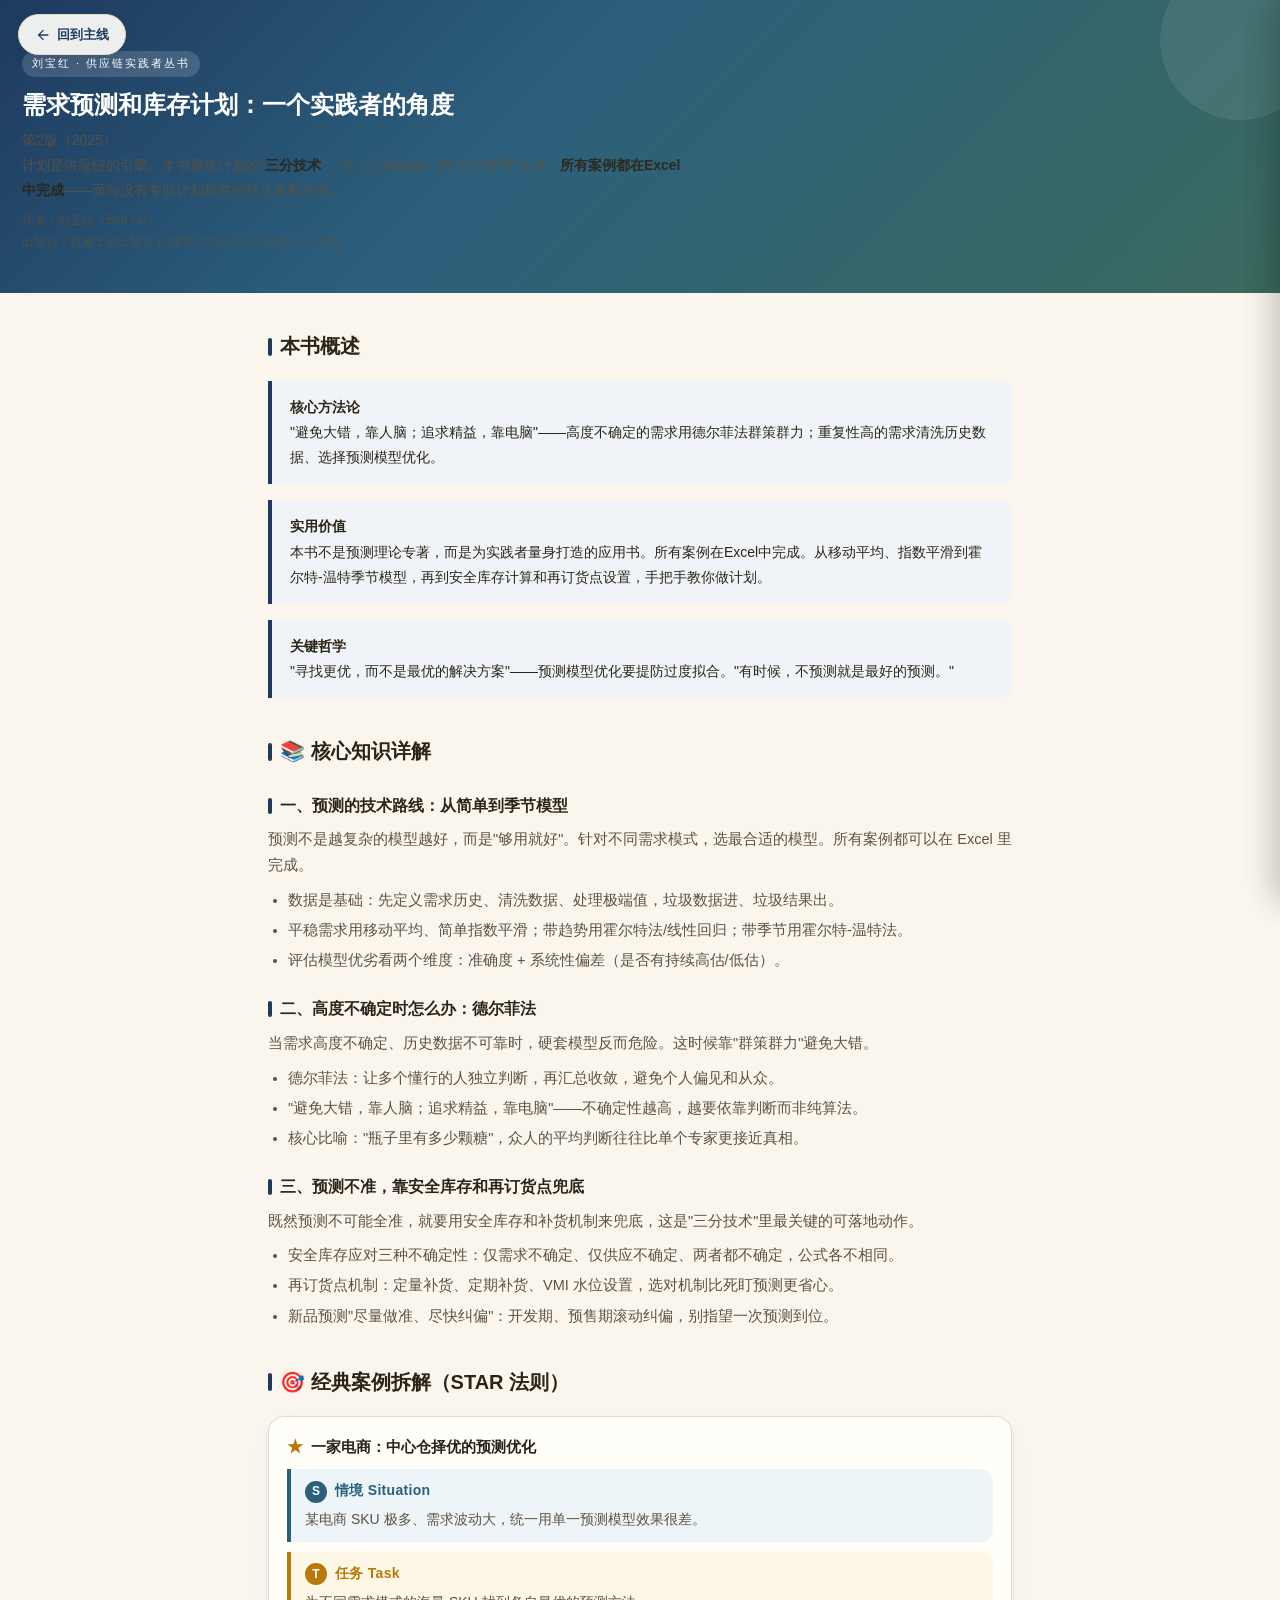
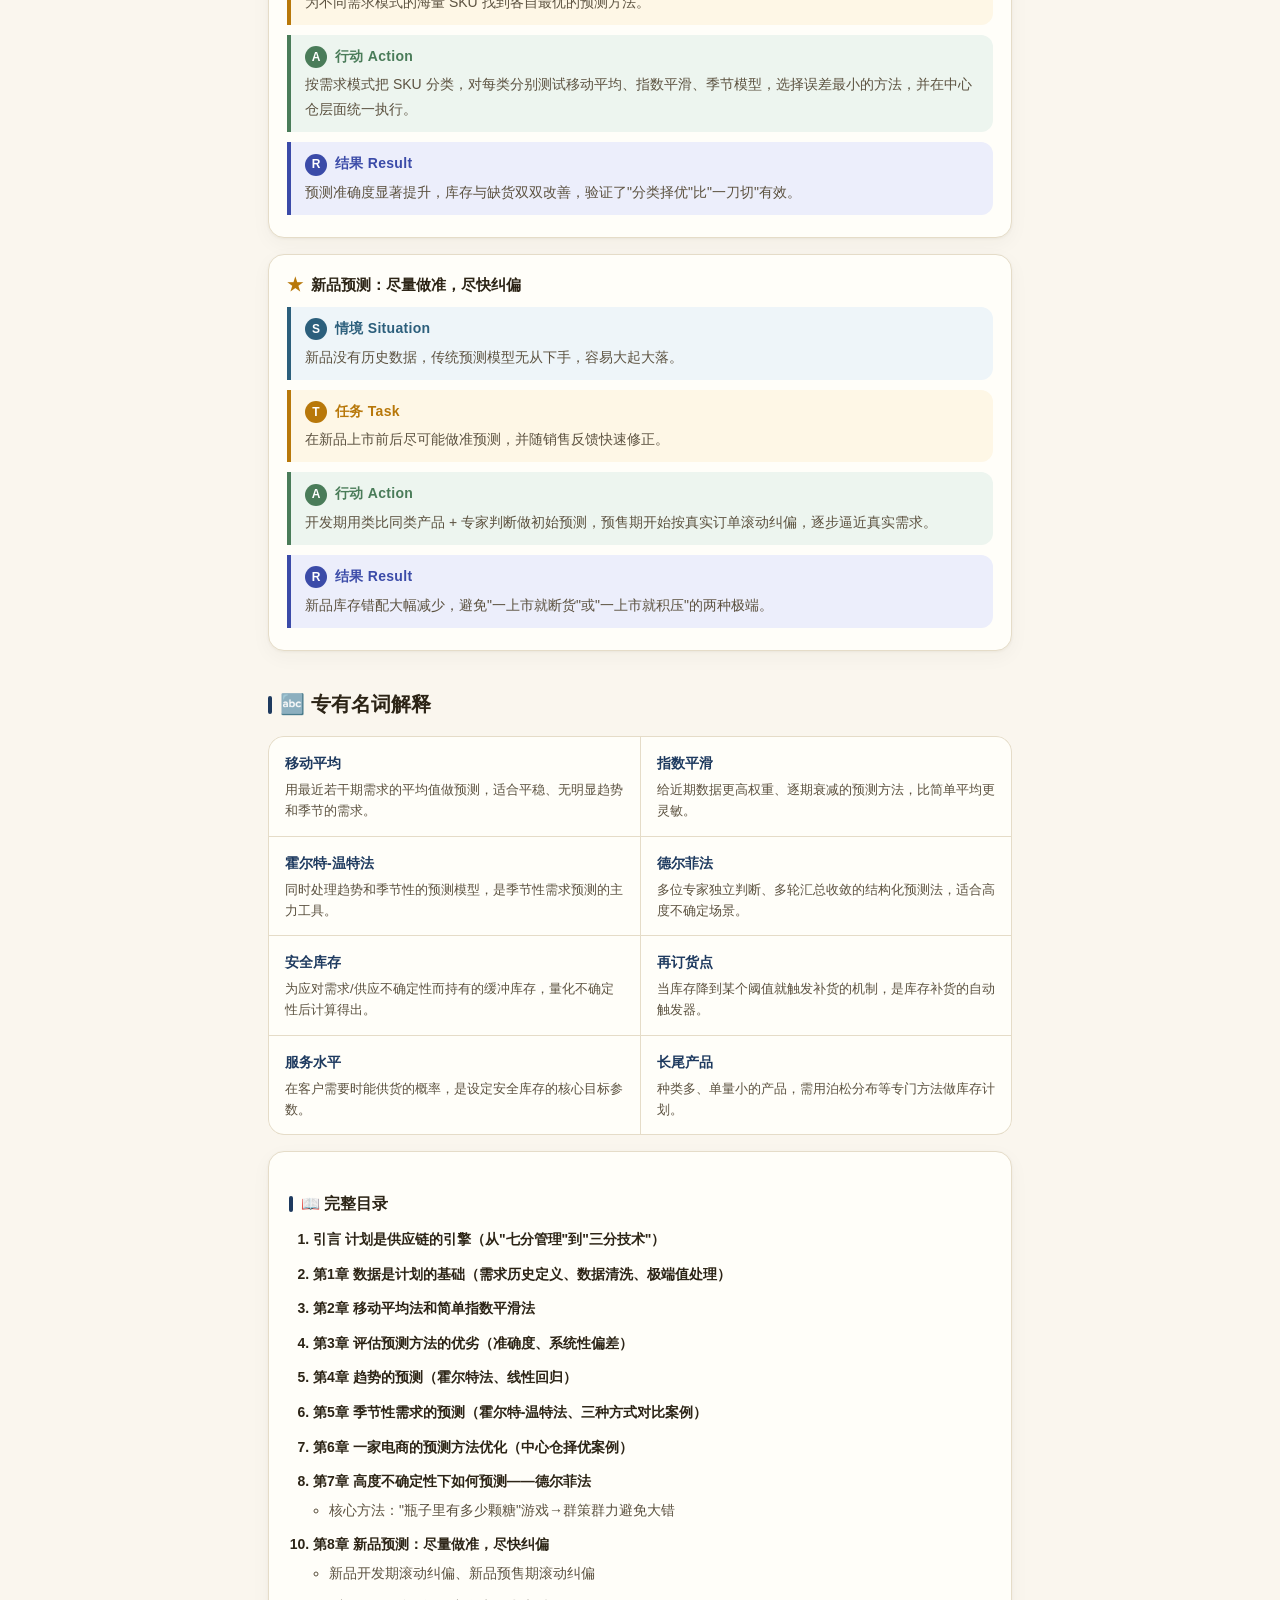
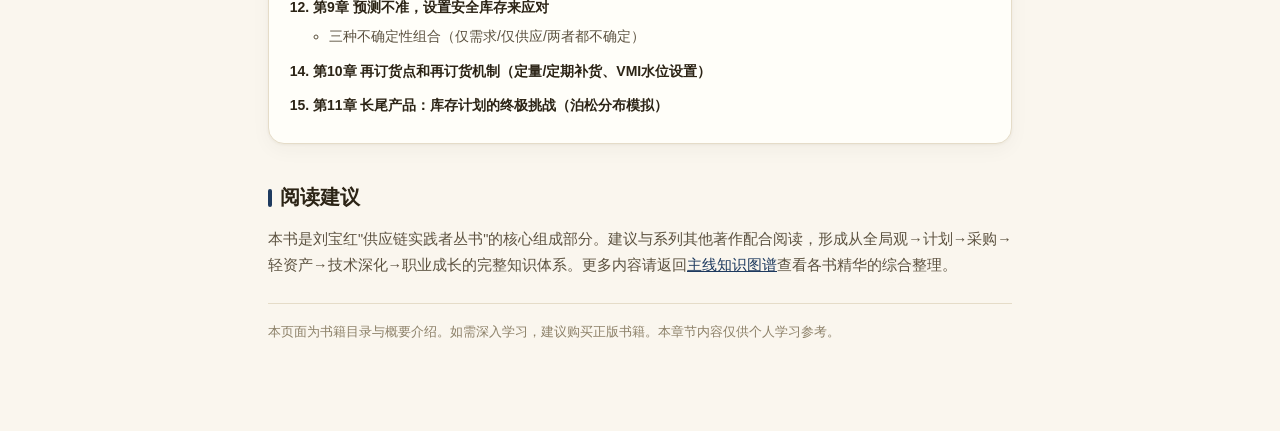
<file: bk5.html>
<!DOCTYPE html>
<html lang="zh-CN">
<head>
<meta charset="UTF-8"/>
<meta name="viewport" content="width=device-width,initial-scale=1.0,viewport-fit=cover"/>
<meta name="description" content="需求预测和库存计划：一个实践者的角度 —— 刘宝红供应链管理著作"/>
<title>需求预测和库存计划：一个实践者的角度 · 刘宝红</title>
<style>
/* SCM Knowledge Atlas — GTM-inspired design language */
:root{--page:#faf6ee;--card:#fffef9;--ink:#2c2416;--ink-2:#5c5240;--ink-3:#8c8068;--line:#e5dcc8;--shadow:0 1px 3px rgba(60,40,16,.05),0 6px 20px rgba(60,40,16,.04);--radius:16px;--bk1:#1e3a5f;--bk1-soft:#e8eef5;--bk1-light:#f0f4f8;--bk2:#2c5f7c;--bk2-soft:#e4eff5;--bk2-light:#eef5f9;--bk3:#b8453a;--bk3-soft:#fbebe8;--bk3-light:#fdf3f1;--amber:#b8780a;--amber-soft:#fef7e6;--tip:#4a7c59;--tip-soft:#edf5ef;--indigo:#3b4ba8;--indigo-soft:#eceefb}
*{box-sizing:border-box;margin:0;padding:0;-webkit-tap-highlight-color:transparent}
html{scroll-behavior:smooth;scroll-padding-top:56px}
body{font-family:-apple-system,BlinkMacSystemFont,"PingFang SC","Hiragino Sans GB","Microsoft YaHei",sans-serif;line-height:1.78;color:var(--ink);background:var(--page);-webkit-font-smoothing:antialiased}
#progress{position:fixed;top:0;left:0;height:3px;width:0;background:var(--bk1);z-index:60;transition:width .1s linear}
.hero{background:linear-gradient(135deg,#1e3a5f 0%,#2c5f7c 40%,#3a6a5e 100%);color:#fff;padding:54px 22px 40px;position:relative;overflow:hidden}
.hero::after{content:"";position:absolute;right:-60px;top:-60px;width:240px;height:240px;border-radius:50%;background:rgba(255,255,255,.1)}
.hero::before{content:"";position:absolute;right:70px;bottom:-90px;width:180px;height:180px;border-radius:50%;background:rgba(255,255,255,.06)}
.hero .tag{display:inline-block;font-size:12px;letter-spacing:2px;background:rgba(255,255,255,.15);padding:4px 12px;border-radius:999px;margin-bottom:16px}
.hero h1{font-size:26px;line-height:1.3;margin:0 0 12px;font-weight:800;letter-spacing:.5px}
.hero p{font-size:14.5px;opacity:.95;margin:0;max-width:660px;color:#f0f4f8;text-shadow:0 1px 2px rgba(0,0,0,.1)}
.hero .meta{margin-top:18px;font-size:13px;opacity:.9;color:#fff;position:relative;z-index:2;text-shadow:0 1px 2px rgba(0,0,0,.15)}
.hero .meta a{color:#fff;text-decoration:underline;text-decoration-color:rgba(255,255,255,.6)}
.hero .meta a:hover{text-decoration-color:#fff}
.nav{position:sticky;top:0;z-index:50;background:rgba(255,254,249,.92);backdrop-filter:blur(10px);border-bottom:1px solid var(--line)}
.nav-inner{display:flex;gap:6px;overflow-x:auto;padding:10px 14px;scrollbar-width:none;max-width:820px;margin:0 auto}
.nav-inner::-webkit-scrollbar{display:none}
.nav a{flex:0 0 auto;font-size:13px;color:var(--ink-2);text-decoration:none;padding:6px 13px;border-radius:999px;white-space:nowrap;border:1px solid transparent;transition:.2s}
.nav a:hover{background:var(--bk1-light);color:var(--bk1)}
.nav a.active{background:var(--bk1);color:#fff}
.wrap{max-width:780px;margin:0 auto;padding:0 18px 80px}
section{padding-top:40px;scroll-margin-top:56px}
.ch-head{display:flex;align-items:baseline;gap:10px;margin-bottom:20px;flex-wrap:wrap}
.ch-num{font-size:13px;font-weight:700;padding:3px 10px;border-radius:8px;flex:0 0 auto}
.ch-bk1 .ch-num{color:var(--bk1);background:var(--bk1-soft)}.ch-bk2 .ch-num{color:var(--bk2);background:var(--bk2-soft)}.ch-bk3 .ch-num{color:var(--bk3);background:var(--bk3-soft)}
.ch-head h2{font-size:21px;margin:0;color:var(--ink);font-weight:800;letter-spacing:.3px}
.ch-source{font-size:12px;color:var(--ink-3);margin-top:4px;width:100%}
.ch-head h2 .badge{display:inline-block;font-size:11px;font-weight:700;padding:2px 8px;border-radius:6px;margin-left:8px;vertical-align:middle;letter-spacing:.5px;background:var(--amber-soft);color:var(--amber)}
h3{font-size:16px;margin:28px 0 8px;color:var(--ink);font-weight:700;display:flex;align-items:center;gap:8px}
h3::before{content:"";width:4px;height:16px;border-radius:3px;display:inline-block}
.ch-bk1 h3::before{background:var(--bk1)}.ch-bk2 h3::before{background:var(--bk2)}.ch-bk3 h3::before{background:var(--bk3)}
h4{font-size:14.5px;margin:18px 0 6px;color:var(--bk1);font-weight:700}
p{margin:10px 0;font-size:15px;color:var(--ink-2)}strong{color:var(--ink)}
.card{background:var(--card);border:1px solid var(--line);border-radius:var(--radius);padding:18px 18px 10px;margin:14px 0;box-shadow:var(--shadow)}
.card h4{margin:0 0 10px}.card p{margin:8px 0}
.card ol,.card ul{margin:6px 0 14px;padding-left:20px;font-size:14.5px;color:var(--ink-2);line-height:1.8}.card li{margin:6px 0}
.quote{border-left:4px solid var(--bk1);background:var(--bk1-soft);padding:12px 16px;border-radius:0 12px 12px 0;margin:16px 0;font-size:14.5px;color:var(--ink)}
.quote strong{display:block;margin-bottom:4px;color:var(--bk1)}.quote.bk1{border-left-color:var(--bk1);background:var(--bk1-light)}
.quote.bk2{border-left-color:var(--bk2);background:var(--bk2-light)}.quote.bk2 strong{color:var(--bk2)}
.quote.bk3{border-left-color:var(--bk3);background:var(--bk3-light)}.quote.bk3 strong{color:var(--bk3)}
.quote.tip{border-left-color:var(--tip);background:var(--tip-soft)}.quote.tip strong{color:var(--tip)}
.quote.amber{border-left-color:var(--amber);background:var(--amber-soft)}.quote.amber strong{color:var(--amber)}
.jinquote{font-size:16px;font-weight:600;color:var(--ink);text-align:center;padding:20px 16px;margin:18px 0;border-top:1px solid var(--line);border-bottom:1px solid var(--line);line-height:1.8;font-style:italic}
.table-scroll{overflow-x:auto;margin:14px 0;border-radius:var(--radius);box-shadow:var(--shadow);-webkit-overflow-scrolling:touch}
table{border-collapse:collapse;width:100%;min-width:480px;background:#fff;font-size:14px}
th,td{text-align:left;padding:11px 14px;border-bottom:1px solid var(--line);vertical-align:top}
th{background:var(--bk1);color:#fff;font-weight:600;font-size:13.5px}
tr:nth-child(even){background:#fafcfc}td{color:var(--ink-2)}td strong{color:var(--ink)}
.steps{counter-reset:step;list-style:none;padding:0;margin:14px 0}
.steps li{counter-increment:step;position:relative;padding:12px 14px 12px 52px;background:var(--card);border:1px solid var(--line);border-radius:12px;margin:8px 0;box-shadow:var(--shadow);font-size:14.5px;color:var(--ink)}
.steps li::before{content:counter(step);position:absolute;left:14px;top:50%;transform:translateY(-50%);width:28px;height:28px;border-radius:50%;background:var(--bk1);color:#fff;font-weight:700;font-size:13px;display:flex;align-items:center;justify-content:center}
.steps.bk2 li::before{background:var(--bk2)}.steps.bk3 li::before{background:var(--bk3)}.steps li strong{display:block;margin-bottom:2px;color:var(--bk1)}
.concept-grid{display:grid;grid-template-columns:1fr 1fr;gap:12px;margin:14px 0}
.concept-card{background:var(--card);border:1px solid var(--line);border-radius:var(--radius);padding:16px;box-shadow:var(--shadow)}
.concept-card .cc-icon{font-size:20px;margin-bottom:6px}.concept-card h4{font-size:14px;margin:4px 0;color:var(--ink)}.concept-card p{font-size:13px;margin:4px 0;line-height:1.6}
.glossary{display:grid;grid-template-columns:1fr 1fr;gap:1px;background:var(--line);border:1px solid var(--line);border-radius:var(--radius);overflow:hidden;margin:14px 0}
.term{padding:14px 16px;background:var(--card)}.term .t{font-size:14px;font-weight:700;color:var(--bk1)}.term .d{font-size:13px;color:var(--ink-2);margin-top:4px;line-height:1.6}
#right-tools{position:fixed;right:18px;bottom:22px;z-index:40;display:flex;flex-direction:column-reverse;align-items:center;gap:10px}
.tool-btn{width:44px;height:44px;border-radius:50%;border:none;color:#fff;font-size:18px;cursor:pointer;display:flex;align-items:center;justify-content:center;box-shadow:0 2px 12px rgba(30,58,95,.25);transition:all .2s;opacity:0;pointer-events:none}
.tool-btn.show{opacity:1;pointer-events:auto}.tool-btn:hover{transform:scale(1.1)}
#btn-toc{background:var(--bk2)}#btn-toc:hover{background:#244e68}
#btn-search{background:var(--bk1)}#btn-search:hover{background:#162f4d}
#top{background:var(--bk3)}#top:hover{background:#a03a30}
.tool-btn svg{width:20px;height:20px;fill:currentColor}
.panel-overlay{position:fixed;inset:0;z-index:70;background:rgba(0,0,0,.35);opacity:0;pointer-events:none;transition:opacity .25s}
.panel-overlay.show{opacity:1;pointer-events:auto}
.panel{position:fixed;top:0;right:0;bottom:0;width:400px;max-width:90vw;z-index:71;background:var(--card);box-shadow:-6px 0 30px rgba(0,0,0,.12);transform:translateX(100%);transition:transform .3s cubic-bezier(.4,0,.2,1);display:flex;flex-direction:column}
.panel.show{transform:translateX(0)}
.panel-header{display:flex;align-items:center;justify-content:space-between;padding:18px 20px;border-bottom:1px solid var(--line);flex:0 0 auto}
.panel-header h3{margin:0;font-size:16px;color:var(--ink)}.panel-header h3::before{display:none}
.panel-close{width:32px;height:32px;border-radius:50%;border:none;background:var(--bk1-soft);color:var(--bk1);font-size:16px;cursor:pointer;display:flex;align-items:center;justify-content:center;transition:all .2s}
.panel-close:hover{background:var(--bk1);color:#fff}
.panel-body{flex:1 1 auto;overflow-y:auto;padding:8px 0;-webkit-overflow-scrolling:touch}
.toc-chapter{font-size:14px;font-weight:700;color:var(--ink);padding:14px 20px 6px 12px}.toc-chapter:first-child{padding-top:8px}
.toc-item{display:block;padding:9px 20px 9px 12px;font-size:13.5px;color:var(--ink-2);text-decoration:none;cursor:pointer;transition:all .15s;border-left:3px solid transparent;line-height:1.5}
.toc-item:hover{background:var(--bk1-light);color:var(--bk1)}.toc-item.active{background:var(--bk1-light);color:var(--bk1);border-left-color:var(--bk1);font-weight:600}.toc-item.l2{padding-left:30px;font-size:13px}
.search-box-sm{display:flex;align-items:center;gap:8px;padding:12px 20px;border-bottom:1px solid var(--line);background:var(--page);flex:0 0 auto}
.search-input{flex:1;border:1.5px solid var(--line);border-radius:10px;padding:10px 14px;font-size:14px;outline:none;background:#fff;transition:border-color .2s}
.search-input:focus{border-color:var(--bk1)}
.search-nav{display:flex;align-items:center;gap:4px;font-size:13px;color:var(--ink-2);flex:0 0 auto}
.search-nav-btn{width:30px;height:30px;border-radius:50%;border:1.5px solid var(--line);background:#fff;color:var(--ink-2);font-size:14px;cursor:pointer;display:flex;align-items:center;justify-content:center;transition:all .15s}
.search-nav-btn:hover:not(:disabled){border-color:var(--bk1);color:var(--bk1);background:var(--bk1-light)}
.search-nav-btn:disabled{opacity:.35;cursor:default}.search-count{min-width:44px;text-align:center}
.search-clear{width:28px;height:28px;border-radius:50%;border:none;background:transparent;color:var(--ink-2);font-size:14px;cursor:pointer;display:flex;align-items:center;justify-content:center}
.search-clear:hover{background:var(--bk1-soft);color:var(--bk1)}
mark.search-hit{background:#fde68a;color:var(--ink);border-radius:2px;padding:1px 2px}
mark.search-hit-current{background:var(--amber);color:#fff;border-radius:3px;padding:2px 3px}
.search-result-item{cursor:pointer!important}
#resume-wrap{position:fixed;bottom:80px;left:50%;z-index:45;transform:translateX(-50%) translateY(20px);opacity:0;pointer-events:none;transition:all .35s cubic-bezier(.4,0,.2,1);display:flex;align-items:center;gap:8px;white-space:nowrap}
#resume-wrap.show{opacity:1;pointer-events:auto;transform:translateX(-50%) translateY(0)}
#resume-badge{background:var(--bk1);color:#fff;padding:10px 18px 10px 16px;border-radius:999px;font-size:13.5px;font-weight:600;cursor:pointer;box-shadow:0 4px 16px rgba(30,58,95,.35);transition:background .2s,transform .2s,box-shadow .2s;display:flex;align-items:center;gap:7px}
#resume-badge:hover{background:#162f4d;transform:translateY(-2px);box-shadow:0 6px 20px rgba(30,58,95,.45)}
#resume-ignore{flex:0 0 auto;width:28px;height:28px;border-radius:50%;border:none;background:var(--bk1);color:#fff;font-size:12px;cursor:pointer;display:flex;align-items:center;justify-content:center;transition:all .2s;opacity:0;transform:scale(.8);box-shadow:0 2px 8px rgba(30,58,95,.25)}
#resume-wrap.show #resume-ignore{opacity:1;transform:scale(1);transition-delay:.2s}
#resume-ignore:hover{background:#162f4d;transform:scale(1.08)}
.footer{margin-top:48px;padding-top:24px;border-top:1px solid var(--line);font-size:12.5px;color:var(--ink-3);line-height:2;text-align:center}
.footer a{color:var(--bk1);text-decoration:none}.footer a:hover{text-decoration:underline}
.hidden-by-search{display:none!important}
@media(max-width:520px){.hero h1{font-size:22px}.hero p{font-size:13px}.wrap{padding:0 14px 70px}h2{font-size:19px}h3{font-size:15px}p{font-size:13.5px}.concept-grid{grid-template-columns:1fr}.glossary{grid-template-columns:1fr}.jinquote{font-size:14px}.nav-inner{padding:8px 10px}.nav a{font-size:12px;padding:5px 10px}.tool-btn{width:40px;height:40px}}


/* Back to main link */
.back-link {
  position: fixed; top: 14px; left: 18px; z-index: 55;
  display: inline-flex; align-items: center; gap: 6px;
  background: rgba(255,254,249,.92); backdrop-filter: blur(10px);
  border: 1px solid var(--line); border-radius: 999px;
  padding: 8px 16px; font-size: 13px; font-weight: 600;
  color: var(--bk1); text-decoration: none;
  box-shadow: var(--shadow); transition: all .2s;
}
.back-link:hover { background: var(--bk1); color: #fff; transform: translateX(-2px); }
.back-link svg { width: 16px; height: 16px; fill: currentColor; }

/* Book page hero */
.book-hero {
  background: linear-gradient(135deg,#1e3a5f 0%,#2c5f7c 40%,#3a6a5e 100%);
  color: #fff; padding: 48px 22px 36px; position: relative; overflow: hidden;
}
.book-hero::after { content:""; position:absolute; right:-40px; top:-40px; width:160px; height:160px; border-radius:50%; background:rgba(255,255,255,.08) }
.book-hero .tag { display:inline-block; font-size:11px; letter-spacing:2px; background:rgba(255,255,255,.15); padding:3px 10px; border-radius:999px; margin-bottom:12px }
.book-hero h1 { font-size:24px; line-height:1.3; margin:0 0 8px; font-weight:800 }
.book-hero p { font-size:14px; opacity:.9; margin:4px 0; max-width:660px }
.book-hero .edit { font-size:12px; opacity:.7; margin-top:8px }
.book-main { max-width: 780px; margin: 0 auto; padding: 0 18px 80px; }
.book-main h2 { font-size:20px; font-weight:800; color:var(--ink); margin:36px 0 12px; display:flex; align-items:center; gap:8px }
.book-main h2::before { content:""; width:4px; height:18px; background:var(--bk1); border-radius:3px; display:inline-block }
.book-main h3 { font-size:15px; font-weight:700; color:var(--ink); margin:20px 0 8px }
.book-main p { font-size:14.5px; color:var(--ink-2); margin:8px 0; line-height:1.78 }
.book-toc { background:var(--card); border:1px solid var(--line); border-radius:var(--radius); padding:16px 20px; margin:16px 0; box-shadow:var(--shadow) }
.book-toc ol { margin:8px 0; padding-left:24px; font-size:14px; color:var(--ink-2); line-height:1.9 }
.book-toc li { margin:2px 0 }
.highlight-box { background:var(--bk1-light); border-left:4px solid var(--bk1); padding:14px 18px; border-radius:0 12px 12px 0; margin:16px 0; font-size:14px; color:var(--ink); line-height:1.8 }

/* 核心知识详解 */
.knowledge-block { margin:0 0 8px }
.book-main h3 { font-size:15.5px; font-weight:700; color:var(--ink); margin:22px 0 6px; display:flex; align-items:center; gap:8px }
.book-main h3::before { content:""; width:4px; height:16px; background:var(--bk1); border-radius:3px; display:inline-block }
.knowledge-block h4 { font-size:14px; font-weight:700; color:var(--bk1); margin:14px 0 4px }
.knowledge-block ul { margin:6px 0 10px; padding-left:20px; font-size:14.5px; color:var(--ink-2); line-height:1.8 }
.knowledge-block li { margin:4px 0 }
.knowledge-block li strong { color:var(--ink) }

/* STAR 法则案例 */
.star-case { background:var(--card); border:1px solid var(--line); border-radius:var(--radius); padding:18px 18px 12px; margin:16px 0; box-shadow:var(--shadow) }
.star-case .sc-name { font-size:15px; font-weight:800; color:var(--ink); margin:0 0 10px; display:flex; align-items:center; gap:8px; line-height:1.5 }
.star-case .sc-name::before { content:"★"; color:var(--amber); font-size:16px }
.star-step { border-left:4px solid; padding:10px 14px; margin:10px 0; border-radius:0 12px 12px 0; font-size:14px; line-height:1.7; color:var(--ink-2) }
.star-step .sl { display:inline-flex; align-items:center; justify-content:center; width:22px; height:22px; border-radius:50%; color:#fff; font-size:12px; font-weight:800; margin-right:8px; vertical-align:middle }
.star-step b { color:var(--ink); font-weight:700; letter-spacing:.3px }
.star-step p { margin:4px 0 0; font-size:14px; color:var(--ink-2) }
.star-step.s { border-color:var(--bk2); background:var(--bk2-light) }
.star-step.s .sl { background:var(--bk2) }
.star-step.s b { color:var(--bk2) }
.star-step.t { border-color:var(--amber); background:var(--amber-soft) }
.star-step.t .sl { background:var(--amber) }
.star-step.t b { color:var(--amber) }
.star-step.a { border-color:var(--tip); background:var(--tip-soft) }
.star-step.a .sl { background:var(--tip) }
.star-step.a b { color:var(--tip) }
.star-step.r { border-color:var(--indigo); background:var(--indigo-soft) }
.star-step.r .sl { background:var(--indigo) }
.star-step.r b { color:var(--indigo) }

</style>
</head>
<body>
<div id="progress"></div>


<a href="index.html" class="back-link">
  <svg viewBox="0 0 24 24"><path d="M20 11H7.83l5.59-5.59L12 4l-8 8 8 8 1.41-1.41L7.83 13H20v-2z"/></svg>
  回到主线
</a>


<header class="book-hero">
  <div class="tag">刘宝红 · 供应链实践者丛书</div>
  <h1>需求预测和库存计划：一个实践者的角度</h1>
  <p>第2版（2025）<br>计划是供应链的引擎。本书聚焦计划的"<strong>三分技术</strong>"，与《三道防线》的"七分管理"互补。<strong>所有案例都在Excel中完成</strong>——面向没有专业计划软件的绝大多数企业。</p>
  <p class="edit">作者：刘宝红（Bob Liu）<br>出版社：机械工业出版社 | ISBN: 978-7-111-78435-7 · 339页</p>
</header>

<div class="book-main">
  <h2>本书概述</h2>
  <div class="highlight-box"><strong>核心方法论</strong><br>"避免大错，靠人脑；追求精益，靠电脑"——高度不确定的需求用德尔菲法群策群力；重复性高的需求清洗历史数据、选择预测模型优化。</div><div class="highlight-box"><strong>实用价值</strong><br>本书不是预测理论专著，而是为实践者量身打造的应用书。所有案例在Excel中完成。从移动平均、指数平滑到霍尔特-温特季节模型，再到安全库存计算和再订货点设置，手把手教你做计划。</div><div class="highlight-box"><strong>关键哲学</strong><br>"寻找更优，而不是最优的解决方案"——预测模型优化要提防过度拟合。"有时候，不预测就是最好的预测。"</div>
  
  <h2>📚 核心知识详解</h2><div class="knowledge-block"><h3>一、预测的技术路线：从简单到季节模型</h3><p>预测不是越复杂的模型越好，而是"够用就好"。针对不同需求模式，选最合适的模型。所有案例都可以在 Excel 里完成。</p><ul><li>数据是基础：先定义需求历史、清洗数据、处理极端值，垃圾数据进、垃圾结果出。</li><li>平稳需求用移动平均、简单指数平滑；带趋势用霍尔特法/线性回归；带季节用霍尔特-温特法。</li><li>评估模型优劣看两个维度：准确度 + 系统性偏差（是否有持续高估/低估）。</li></ul></div><div class="knowledge-block"><h3>二、高度不确定时怎么办：德尔菲法</h3><p>当需求高度不确定、历史数据不可靠时，硬套模型反而危险。这时候靠"群策群力"避免大错。</p><ul><li>德尔菲法：让多个懂行的人独立判断，再汇总收敛，避免个人偏见和从众。</li><li>"避免大错，靠人脑；追求精益，靠电脑"——不确定性越高，越要依靠判断而非纯算法。</li><li>核心比喻："瓶子里有多少颗糖"，众人的平均判断往往比单个专家更接近真相。</li></ul></div><div class="knowledge-block"><h3>三、预测不准，靠安全库存和再订货点兜底</h3><p>既然预测不可能全准，就要用安全库存和补货机制来兜底，这是"三分技术"里最关键的可落地动作。</p><ul><li>安全库存应对三种不确定性：仅需求不确定、仅供应不确定、两者都不确定，公式各不相同。</li><li>再订货点机制：定量补货、定期补货、VMI 水位设置，选对机制比死盯预测更省心。</li><li>新品预测"尽量做准、尽快纠偏"：开发期、预售期滚动纠偏，别指望一次预测到位。</li></ul></div>
  
  <h2>🎯 经典案例拆解（STAR 法则）</h2><div class="star-case"><div class="sc-name">一家电商：中心仓择优的预测优化</div><div class="star-step s"><span class="sl">S</span><b>情境 Situation</b><p>某电商 SKU 极多、需求波动大，统一用单一预测模型效果很差。</p></div><div class="star-step t"><span class="sl">T</span><b>任务 Task</b><p>为不同需求模式的海量 SKU 找到各自最优的预测方法。</p></div><div class="star-step a"><span class="sl">A</span><b>行动 Action</b><p>按需求模式把 SKU 分类，对每类分别测试移动平均、指数平滑、季节模型，选择误差最小的方法，并在中心仓层面统一执行。</p></div><div class="star-step r"><span class="sl">R</span><b>结果 Result</b><p>预测准确度显著提升，库存与缺货双双改善，验证了"分类择优"比"一刀切"有效。</p></div></div><div class="star-case"><div class="sc-name">新品预测：尽量做准，尽快纠偏</div><div class="star-step s"><span class="sl">S</span><b>情境 Situation</b><p>新品没有历史数据，传统预测模型无从下手，容易大起大落。</p></div><div class="star-step t"><span class="sl">T</span><b>任务 Task</b><p>在新品上市前后尽可能做准预测，并随销售反馈快速修正。</p></div><div class="star-step a"><span class="sl">A</span><b>行动 Action</b><p>开发期用类比同类产品 + 专家判断做初始预测，预售期开始按真实订单滚动纠偏，逐步逼近真实需求。</p></div><div class="star-step r"><span class="sl">R</span><b>结果 Result</b><p>新品库存错配大幅减少，避免"一上市就断货"或"一上市就积压"的两种极端。</p></div></div>
  
  <h2>🔤 专有名词解释</h2>
<div class="glossary"><div class="term"><div class="t">移动平均</div><div class="d">用最近若干期需求的平均值做预测，适合平稳、无明显趋势和季节的需求。</div></div><div class="term"><div class="t">指数平滑</div><div class="d">给近期数据更高权重、逐期衰减的预测方法，比简单平均更灵敏。</div></div><div class="term"><div class="t">霍尔特-温特法</div><div class="d">同时处理趋势和季节性的预测模型，是季节性需求预测的主力工具。</div></div><div class="term"><div class="t">德尔菲法</div><div class="d">多位专家独立判断、多轮汇总收敛的结构化预测法，适合高度不确定场景。</div></div><div class="term"><div class="t">安全库存</div><div class="d">为应对需求/供应不确定性而持有的缓冲库存，量化不确定性后计算得出。</div></div><div class="term"><div class="t">再订货点</div><div class="d">当库存降到某个阈值就触发补货的机制，是库存补货的自动触发器。</div></div><div class="term"><div class="t">服务水平</div><div class="d">在客户需要时能供货的概率，是设定安全库存的核心目标参数。</div></div><div class="term"><div class="t">长尾产品</div><div class="d">种类多、单量小的产品，需用泊松分布等专门方法做库存计划。</div></div></div>
  
  <div class="book-toc"><h3>📖 完整目录</h3><ol><li style="font-weight:600;color:var(--ink);margin-top:8px">引言 计划是供应链的引擎（从"七分管理"到"三分技术"）</li><li style="font-weight:600;color:var(--ink);margin-top:8px">第1章 数据是计划的基础（需求历史定义、数据清洗、极端值处理）</li><li style="font-weight:600;color:var(--ink);margin-top:8px">第2章 移动平均法和简单指数平滑法</li><li style="font-weight:600;color:var(--ink);margin-top:8px">第3章 评估预测方法的优劣（准确度、系统性偏差）</li><li style="font-weight:600;color:var(--ink);margin-top:8px">第4章 趋势的预测（霍尔特法、线性回归）</li><li style="font-weight:600;color:var(--ink);margin-top:8px">第5章 季节性需求的预测（霍尔特-温特法、三种方式对比案例）</li><li style="font-weight:600;color:var(--ink);margin-top:8px">第6章 一家电商的预测方法优化（中心仓择优案例）</li><li style="font-weight:600;color:var(--ink);margin-top:8px">第7章 高度不确定性下如何预测——德尔菲法</li><li style="margin-left:16px;list-style-type:circle">核心方法："瓶子里有多少颗糖"游戏→群策群力避免大错</li><li style="font-weight:600;color:var(--ink);margin-top:8px">第8章 新品预测：尽量做准，尽快纠偏</li><li style="margin-left:16px;list-style-type:circle">新品开发期滚动纠偏、新品预售期滚动纠偏</li><li style="font-weight:600;color:var(--ink);margin-top:8px">第9章 预测不准，设置安全库存来应对</li><li style="margin-left:16px;list-style-type:circle">三种不确定性组合（仅需求/仅供应/两者都不确定）</li><li style="font-weight:600;color:var(--ink);margin-top:8px">第10章 再订货点和再订货机制（定量/定期补货、VMI水位设置）</li><li style="font-weight:600;color:var(--ink);margin-top:8px">第11章 长尾产品：库存计划的终极挑战（泊松分布模拟）</li></ol></div>
  
  <h2>阅读建议</h2>
  <p>本书是刘宝红"供应链实践者丛书"的核心组成部分。建议与系列其他著作配合阅读，形成从全局观→计划→采购→轻资产→技术深化→职业成长的完整知识体系。更多内容请返回<a href="index.html" style="color:var(--bk1)">主线知识图谱</a>查看各书精华的综合整理。</p>
  
  <p style="margin-top:24px;padding-top:16px;border-top:1px solid var(--line);font-size:13px;color:var(--ink-3)">
    本页面为书籍目录与概要介绍。如需深入学习，建议购买正版书籍。本章节内容仅供个人学习参考。
  </p>
</div>


<div id="right-tools">
  <button id="top" class="tool-btn show" title="回到顶部">
    <svg viewBox="0 0 24 24"><path d="M7.41 15.41L12 10.83l4.59 4.58L18 14l-6-6-6 6z"/></svg>
  </button>
  <button id="btn-search" class="tool-btn show" title="搜索 (Ctrl+K)">
    <svg viewBox="0 0 24 24"><path d="M15.5 14h-.79l-.28-.27C15.41 12.59 16 11.11 16 9.5 16 5.91 13.09 3 9.5 3S3 5.91 3 9.5 5.91 16 9.5 16c1.61 0 3.09-.59 4.23-1.57l.27.28v.79l5 4.99L20.49 19l-4.99-5zm-6 0C7.01 14 5 11.99 5 9.5S7.01 5 9.5 5 14 7.01 14 9.5 11.99 14 9.5 14z"/></svg>
  </button>
  <button id="btn-toc" class="tool-btn show" title="目录">
    <svg viewBox="0 0 24 24"><path d="M3 18h18v-2H3v2zm0-5h18v-2H3v2zm0-7v2h18V6H3z"/></svg>
  </button>
</div>


<div class="panel-overlay" id="toc-overlay"></div>
<div class="panel" id="toc-panel">
  <div class="panel-header"><h3>📑 本书目录</h3><button class="panel-close" id="toc-close">✕</button></div>
  <div class="panel-body"><div id="toc-list"></div></div>
</div>
<div class="panel-overlay" id="search-overlay"></div>
<div class="panel" id="search-panel">
  <div class="panel-header"><h3>🔍 内容查找</h3><button class="panel-close" id="search-close">✕</button></div>
  <div class="search-box-sm">
    <input type="text" class="search-input" id="search-input" placeholder="搜索本书内容...">
    <div class="search-nav">
      <button class="search-nav-btn" id="search-prev" disabled>▲</button>
      <span class="search-count" id="search-count">0/0</span>
      <button class="search-nav-btn" id="search-next" disabled>▼</button>
    </div>
    <button class="search-clear" id="search-clear">✕</button>
  </div>
  <div class="panel-body" id="search-results"></div>
</div>


<script>
(function(){var b=document.getElementById('progress');window.addEventListener('scroll',function(){var s=window.scrollY||document.documentElement.scrollTop,d=document.documentElement.scrollHeight-window.innerHeight;b.style.width=d?(s/d*100)+'%':'0%'});})();
(function(){var B=document.querySelectorAll('.tool-btn');window.addEventListener('scroll',function(){var s=window.scrollY||document.documentElement.scrollTop;B.forEach(function(b){b.classList.toggle('show',s>200);});});})();
(function(){document.getElementById('top').addEventListener('click',function(){window.scrollTo({top:0,behavior:'smooth'});});})();
(function(){var o=document.getElementById('toc-overlay'),pn=document.getElementById('toc-panel'),pc=document.getElementById('toc-close');function close(){o.classList.remove('show');pn.classList.remove('show');}pc.addEventListener('click',close);o.addEventListener('click',close);document.getElementById('btn-toc').addEventListener('click',function(){o.classList.add('show');pn.classList.add('show');});})();
(function(){var o=document.getElementById('search-overlay'),pn=document.getElementById('search-panel'),pc=document.getElementById('search-close'),inp=document.getElementById('search-input'),pr=document.getElementById('search-prev'),nx=document.getElementById('search-next'),cnt=document.getElementById('search-count'),clr=document.getElementById('search-clear'),res=document.getElementById('search-results');var hits=[],ci=-1,marks=[];function close(){o.classList.remove('show');pn.classList.remove('show');clearM();inp.value='';res.innerHTML='';hits=[];ci=-1;updN();}pc.addEventListener('click',close);o.addEventListener('click',close);document.getElementById('btn-search').addEventListener('click',function(){o.classList.add('show');pn.classList.add('show');setTimeout(function(){inp.focus();},300);});function clearM(){marks.forEach(function(m){var p=m.parentNode;if(p){p.replaceChild(document.createTextNode(m.textContent),m);p.normalize();}});marks=[];}function doSearch(q){clearM();hits=[];ci=-1;marks=[];if(!q||q.trim().length<2){res.innerHTML=q?'<p style=padding:20px;color:var(--ink-2);font-size:14px>请输入至少2个字符</p>':'';updN();return;}var ql=q.trim().toLowerCase(),body=document.querySelector('.book-main');if(!body){updN();return;}var w=document.createTreeWalker(body,NodeFilter.SHOW_TEXT,null,false),tns=[];while(w.nextNode()){var n=w.currentNode;if(n.parentElement&&!['SCRIPT','STYLE','NOSCRIPT','SVG'].includes(n.parentElement.tagName)&&!n.parentElement.closest('#search-panel')){tns.push(n);}}tns.forEach(function(node){var t=node.textContent.toLowerCase(),i=t.indexOf(ql);if(i!==-1){var ctx=node.textContent.substring(Math.max(0,i-30),i+ql.length+30);hits.push({node:node,ctx:ctx,idx:i});}});hits.forEach(function(hit){var node=hit.node,t=node.textContent,ql2=ql.length,si=t.toLowerCase().indexOf(ql);if(si!==-1){var be=t.substring(0,si),ma=t.substring(si,si+ql2),af=t.substring(si+ql2),mk=document.createElement('mark');mk.className='search-hit';mk.textContent=ma;var p=node.parentNode;p.replaceChild(document.createTextNode(af),node);p.insertBefore(mk,p.childNodes[p.childNodes.length-1]);p.insertBefore(document.createTextNode(be),mk);marks.push(mk);hit.mark=mk;}});if(hits.length===0){res.innerHTML='<p style=padding:20px;color:var(--ink-2);font-size:14px>未找到匹配结果</p>';}else{var html='<div style=padding:8px>';hits.forEach(function(hit,i){html+='<div class="toc-item search-result-item" data-i='+i+' style=font-size:13px;padding:10px 20px;border-bottom:1px solid var(--line)>';html+='<div style=color:var(--ink-2);font-size:12.5px;line-height:1.5>...'+esc(hit.ctx)+'...</div></div>';});html+='</div>';res.innerHTML=html;res.querySelectorAll('.search-result-item').forEach(function(item){item.addEventListener('click',function(){navTo(parseInt(this.getAttribute('data-i')));});});}updN();}function esc(s){var d=document.createElement('div');d.textContent=s;return d.innerHTML;}function navTo(idx){if(idx<0||idx>=hits.length)return;if(ci>=0&&ci<hits.length&&hits[ci].mark)hits[ci].mark.classList.remove('search-hit-current');ci=idx;var hit=hits[ci];if(hit.mark){hit.mark.classList.add('search-hit-current');hit.mark.scrollIntoView({behavior:'smooth',block:'center'});}updN();}function updN(){var t=hits.length,c=ci>=0?ci+1:0;cnt.textContent=t>0?c+'/'+t:'0/0';pr.disabled=t===0||ci<=0;nx.disabled=t===0||ci>=t-1;}var st;inp.addEventListener('input',function(){clearTimeout(st);st=setTimeout(function(){doSearch(inp.value);},300);});inp.addEventListener('keydown',function(e){if(e.key==='Enter'){e.preventDefault();if(hits.length>0)navTo(ci<0?0:ci);}});pr.addEventListener('click',function(){if(ci>0)navTo(ci-1);});nx.addEventListener('click',function(){if(ci<hits.length-1)navTo(ci+1);});clr.addEventListener('click',function(){inp.value='';doSearch('');inp.focus();});document.addEventListener('keydown',function(e){if((e.ctrlKey||e.metaKey)&&e.key==='k'){e.preventDefault();document.getElementById('btn-search').click();}});})();
</script>
</body>
</html>
</file>
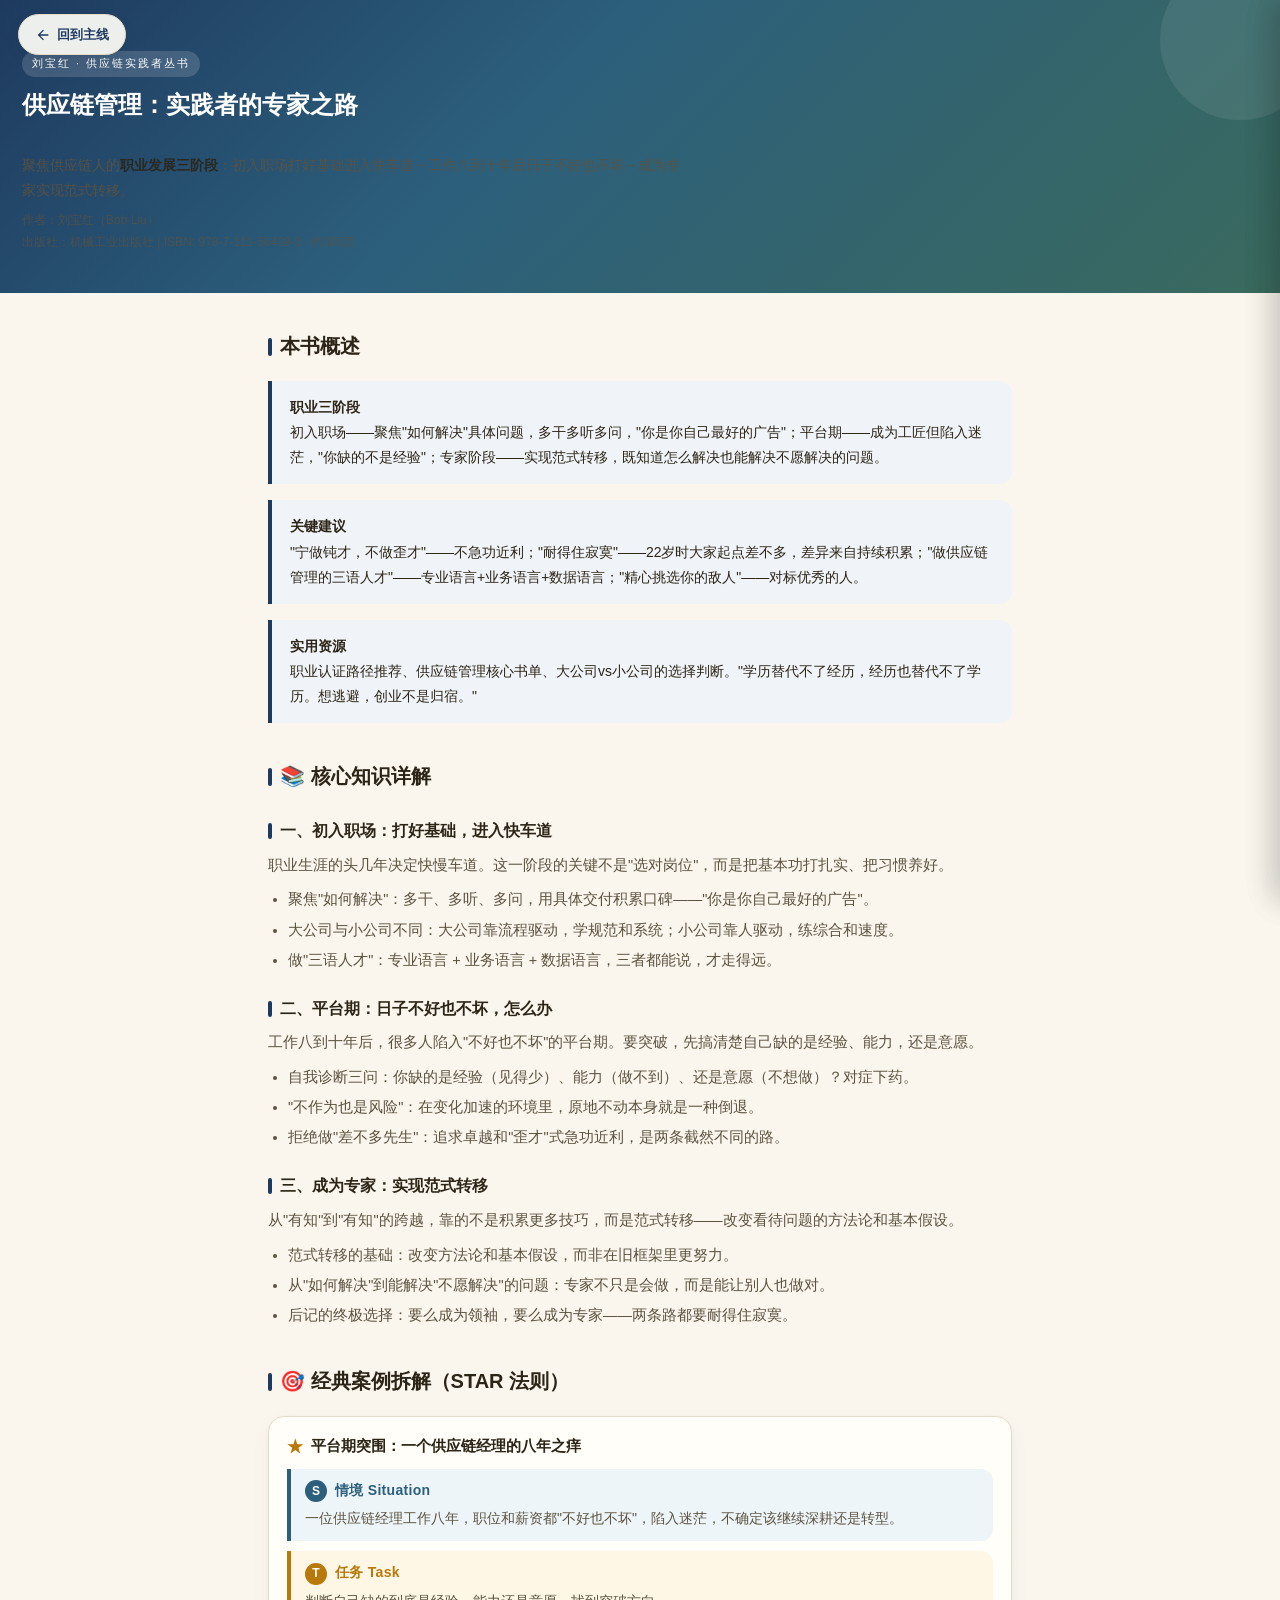
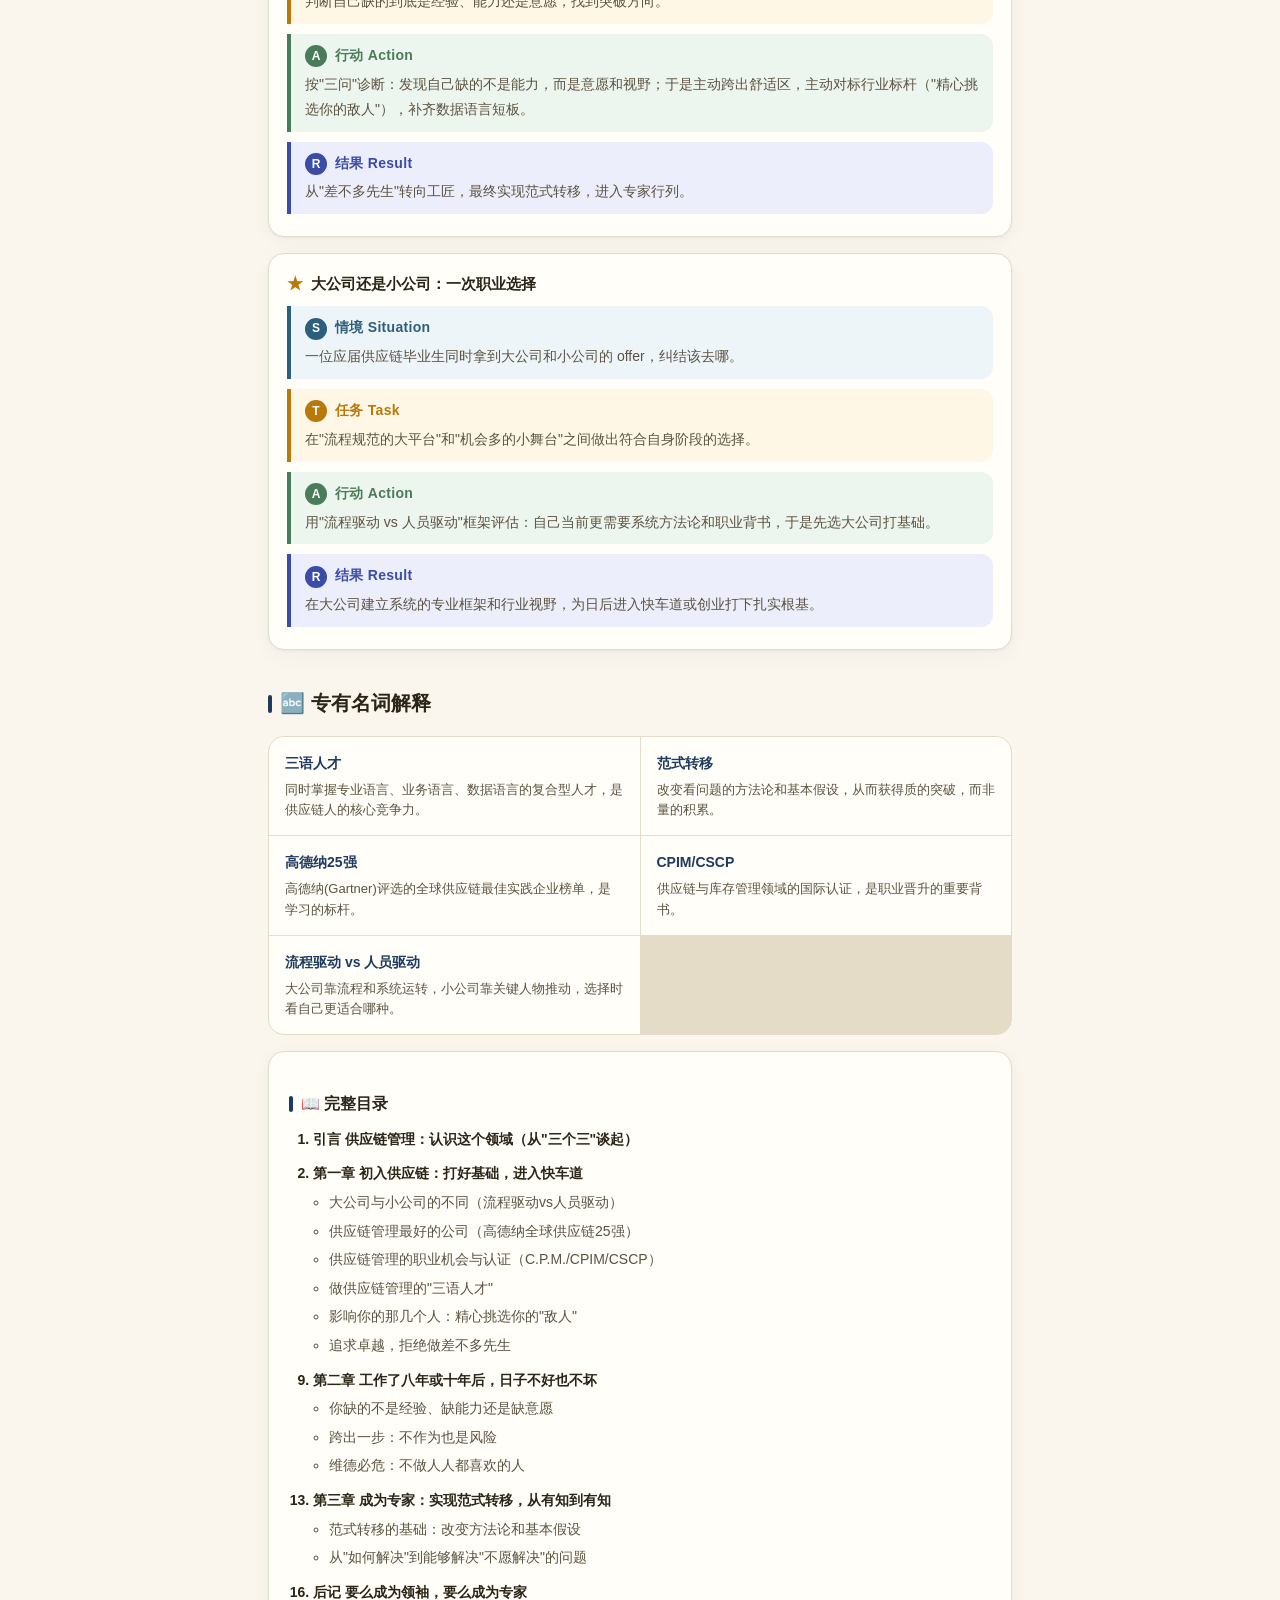
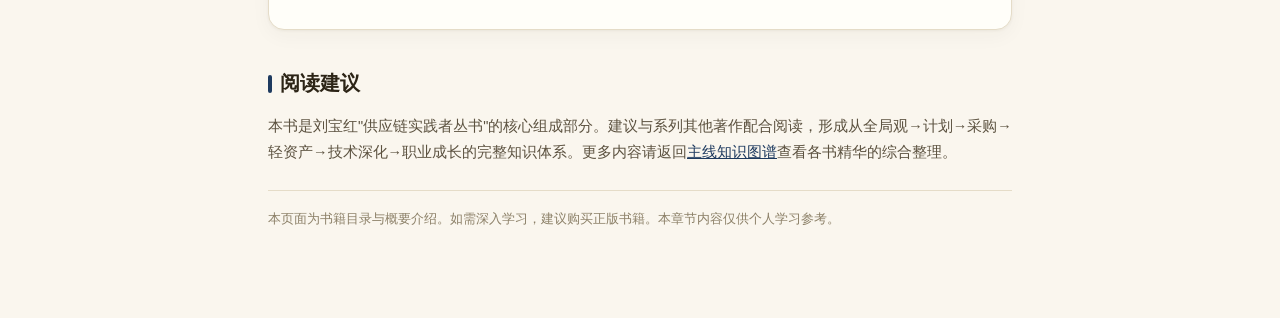
<file: bk6.html>
<!DOCTYPE html>
<html lang="zh-CN">
<head>
<meta charset="UTF-8"/>
<meta name="viewport" content="width=device-width,initial-scale=1.0,viewport-fit=cover"/>
<meta name="description" content="供应链管理：实践者的专家之路 —— 刘宝红供应链管理著作"/>
<title>供应链管理：实践者的专家之路 · 刘宝红</title>
<style>
/* SCM Knowledge Atlas — GTM-inspired design language */
:root{--page:#faf6ee;--card:#fffef9;--ink:#2c2416;--ink-2:#5c5240;--ink-3:#8c8068;--line:#e5dcc8;--shadow:0 1px 3px rgba(60,40,16,.05),0 6px 20px rgba(60,40,16,.04);--radius:16px;--bk1:#1e3a5f;--bk1-soft:#e8eef5;--bk1-light:#f0f4f8;--bk2:#2c5f7c;--bk2-soft:#e4eff5;--bk2-light:#eef5f9;--bk3:#b8453a;--bk3-soft:#fbebe8;--bk3-light:#fdf3f1;--amber:#b8780a;--amber-soft:#fef7e6;--tip:#4a7c59;--tip-soft:#edf5ef;--indigo:#3b4ba8;--indigo-soft:#eceefb}
*{box-sizing:border-box;margin:0;padding:0;-webkit-tap-highlight-color:transparent}
html{scroll-behavior:smooth;scroll-padding-top:56px}
body{font-family:-apple-system,BlinkMacSystemFont,"PingFang SC","Hiragino Sans GB","Microsoft YaHei",sans-serif;line-height:1.78;color:var(--ink);background:var(--page);-webkit-font-smoothing:antialiased}
#progress{position:fixed;top:0;left:0;height:3px;width:0;background:var(--bk1);z-index:60;transition:width .1s linear}
.hero{background:linear-gradient(135deg,#1e3a5f 0%,#2c5f7c 40%,#3a6a5e 100%);color:#fff;padding:54px 22px 40px;position:relative;overflow:hidden}
.hero::after{content:"";position:absolute;right:-60px;top:-60px;width:240px;height:240px;border-radius:50%;background:rgba(255,255,255,.1)}
.hero::before{content:"";position:absolute;right:70px;bottom:-90px;width:180px;height:180px;border-radius:50%;background:rgba(255,255,255,.06)}
.hero .tag{display:inline-block;font-size:12px;letter-spacing:2px;background:rgba(255,255,255,.15);padding:4px 12px;border-radius:999px;margin-bottom:16px}
.hero h1{font-size:26px;line-height:1.3;margin:0 0 12px;font-weight:800;letter-spacing:.5px}
.hero p{font-size:14.5px;opacity:.95;margin:0;max-width:660px;color:#f0f4f8;text-shadow:0 1px 2px rgba(0,0,0,.1)}
.hero .meta{margin-top:18px;font-size:13px;opacity:.9;color:#fff;position:relative;z-index:2;text-shadow:0 1px 2px rgba(0,0,0,.15)}
.hero .meta a{color:#fff;text-decoration:underline;text-decoration-color:rgba(255,255,255,.6)}
.hero .meta a:hover{text-decoration-color:#fff}
.nav{position:sticky;top:0;z-index:50;background:rgba(255,254,249,.92);backdrop-filter:blur(10px);border-bottom:1px solid var(--line)}
.nav-inner{display:flex;gap:6px;overflow-x:auto;padding:10px 14px;scrollbar-width:none;max-width:820px;margin:0 auto}
.nav-inner::-webkit-scrollbar{display:none}
.nav a{flex:0 0 auto;font-size:13px;color:var(--ink-2);text-decoration:none;padding:6px 13px;border-radius:999px;white-space:nowrap;border:1px solid transparent;transition:.2s}
.nav a:hover{background:var(--bk1-light);color:var(--bk1)}
.nav a.active{background:var(--bk1);color:#fff}
.wrap{max-width:780px;margin:0 auto;padding:0 18px 80px}
section{padding-top:40px;scroll-margin-top:56px}
.ch-head{display:flex;align-items:baseline;gap:10px;margin-bottom:20px;flex-wrap:wrap}
.ch-num{font-size:13px;font-weight:700;padding:3px 10px;border-radius:8px;flex:0 0 auto}
.ch-bk1 .ch-num{color:var(--bk1);background:var(--bk1-soft)}.ch-bk2 .ch-num{color:var(--bk2);background:var(--bk2-soft)}.ch-bk3 .ch-num{color:var(--bk3);background:var(--bk3-soft)}
.ch-head h2{font-size:21px;margin:0;color:var(--ink);font-weight:800;letter-spacing:.3px}
.ch-source{font-size:12px;color:var(--ink-3);margin-top:4px;width:100%}
.ch-head h2 .badge{display:inline-block;font-size:11px;font-weight:700;padding:2px 8px;border-radius:6px;margin-left:8px;vertical-align:middle;letter-spacing:.5px;background:var(--amber-soft);color:var(--amber)}
h3{font-size:16px;margin:28px 0 8px;color:var(--ink);font-weight:700;display:flex;align-items:center;gap:8px}
h3::before{content:"";width:4px;height:16px;border-radius:3px;display:inline-block}
.ch-bk1 h3::before{background:var(--bk1)}.ch-bk2 h3::before{background:var(--bk2)}.ch-bk3 h3::before{background:var(--bk3)}
h4{font-size:14.5px;margin:18px 0 6px;color:var(--bk1);font-weight:700}
p{margin:10px 0;font-size:15px;color:var(--ink-2)}strong{color:var(--ink)}
.card{background:var(--card);border:1px solid var(--line);border-radius:var(--radius);padding:18px 18px 10px;margin:14px 0;box-shadow:var(--shadow)}
.card h4{margin:0 0 10px}.card p{margin:8px 0}
.card ol,.card ul{margin:6px 0 14px;padding-left:20px;font-size:14.5px;color:var(--ink-2);line-height:1.8}.card li{margin:6px 0}
.quote{border-left:4px solid var(--bk1);background:var(--bk1-soft);padding:12px 16px;border-radius:0 12px 12px 0;margin:16px 0;font-size:14.5px;color:var(--ink)}
.quote strong{display:block;margin-bottom:4px;color:var(--bk1)}.quote.bk1{border-left-color:var(--bk1);background:var(--bk1-light)}
.quote.bk2{border-left-color:var(--bk2);background:var(--bk2-light)}.quote.bk2 strong{color:var(--bk2)}
.quote.bk3{border-left-color:var(--bk3);background:var(--bk3-light)}.quote.bk3 strong{color:var(--bk3)}
.quote.tip{border-left-color:var(--tip);background:var(--tip-soft)}.quote.tip strong{color:var(--tip)}
.quote.amber{border-left-color:var(--amber);background:var(--amber-soft)}.quote.amber strong{color:var(--amber)}
.jinquote{font-size:16px;font-weight:600;color:var(--ink);text-align:center;padding:20px 16px;margin:18px 0;border-top:1px solid var(--line);border-bottom:1px solid var(--line);line-height:1.8;font-style:italic}
.table-scroll{overflow-x:auto;margin:14px 0;border-radius:var(--radius);box-shadow:var(--shadow);-webkit-overflow-scrolling:touch}
table{border-collapse:collapse;width:100%;min-width:480px;background:#fff;font-size:14px}
th,td{text-align:left;padding:11px 14px;border-bottom:1px solid var(--line);vertical-align:top}
th{background:var(--bk1);color:#fff;font-weight:600;font-size:13.5px}
tr:nth-child(even){background:#fafcfc}td{color:var(--ink-2)}td strong{color:var(--ink)}
.steps{counter-reset:step;list-style:none;padding:0;margin:14px 0}
.steps li{counter-increment:step;position:relative;padding:12px 14px 12px 52px;background:var(--card);border:1px solid var(--line);border-radius:12px;margin:8px 0;box-shadow:var(--shadow);font-size:14.5px;color:var(--ink)}
.steps li::before{content:counter(step);position:absolute;left:14px;top:50%;transform:translateY(-50%);width:28px;height:28px;border-radius:50%;background:var(--bk1);color:#fff;font-weight:700;font-size:13px;display:flex;align-items:center;justify-content:center}
.steps.bk2 li::before{background:var(--bk2)}.steps.bk3 li::before{background:var(--bk3)}.steps li strong{display:block;margin-bottom:2px;color:var(--bk1)}
.concept-grid{display:grid;grid-template-columns:1fr 1fr;gap:12px;margin:14px 0}
.concept-card{background:var(--card);border:1px solid var(--line);border-radius:var(--radius);padding:16px;box-shadow:var(--shadow)}
.concept-card .cc-icon{font-size:20px;margin-bottom:6px}.concept-card h4{font-size:14px;margin:4px 0;color:var(--ink)}.concept-card p{font-size:13px;margin:4px 0;line-height:1.6}
.glossary{display:grid;grid-template-columns:1fr 1fr;gap:1px;background:var(--line);border:1px solid var(--line);border-radius:var(--radius);overflow:hidden;margin:14px 0}
.term{padding:14px 16px;background:var(--card)}.term .t{font-size:14px;font-weight:700;color:var(--bk1)}.term .d{font-size:13px;color:var(--ink-2);margin-top:4px;line-height:1.6}
#right-tools{position:fixed;right:18px;bottom:22px;z-index:40;display:flex;flex-direction:column-reverse;align-items:center;gap:10px}
.tool-btn{width:44px;height:44px;border-radius:50%;border:none;color:#fff;font-size:18px;cursor:pointer;display:flex;align-items:center;justify-content:center;box-shadow:0 2px 12px rgba(30,58,95,.25);transition:all .2s;opacity:0;pointer-events:none}
.tool-btn.show{opacity:1;pointer-events:auto}.tool-btn:hover{transform:scale(1.1)}
#btn-toc{background:var(--bk2)}#btn-toc:hover{background:#244e68}
#btn-search{background:var(--bk1)}#btn-search:hover{background:#162f4d}
#top{background:var(--bk3)}#top:hover{background:#a03a30}
.tool-btn svg{width:20px;height:20px;fill:currentColor}
.panel-overlay{position:fixed;inset:0;z-index:70;background:rgba(0,0,0,.35);opacity:0;pointer-events:none;transition:opacity .25s}
.panel-overlay.show{opacity:1;pointer-events:auto}
.panel{position:fixed;top:0;right:0;bottom:0;width:400px;max-width:90vw;z-index:71;background:var(--card);box-shadow:-6px 0 30px rgba(0,0,0,.12);transform:translateX(100%);transition:transform .3s cubic-bezier(.4,0,.2,1);display:flex;flex-direction:column}
.panel.show{transform:translateX(0)}
.panel-header{display:flex;align-items:center;justify-content:space-between;padding:18px 20px;border-bottom:1px solid var(--line);flex:0 0 auto}
.panel-header h3{margin:0;font-size:16px;color:var(--ink)}.panel-header h3::before{display:none}
.panel-close{width:32px;height:32px;border-radius:50%;border:none;background:var(--bk1-soft);color:var(--bk1);font-size:16px;cursor:pointer;display:flex;align-items:center;justify-content:center;transition:all .2s}
.panel-close:hover{background:var(--bk1);color:#fff}
.panel-body{flex:1 1 auto;overflow-y:auto;padding:8px 0;-webkit-overflow-scrolling:touch}
.toc-chapter{font-size:14px;font-weight:700;color:var(--ink);padding:14px 20px 6px 12px}.toc-chapter:first-child{padding-top:8px}
.toc-item{display:block;padding:9px 20px 9px 12px;font-size:13.5px;color:var(--ink-2);text-decoration:none;cursor:pointer;transition:all .15s;border-left:3px solid transparent;line-height:1.5}
.toc-item:hover{background:var(--bk1-light);color:var(--bk1)}.toc-item.active{background:var(--bk1-light);color:var(--bk1);border-left-color:var(--bk1);font-weight:600}.toc-item.l2{padding-left:30px;font-size:13px}
.search-box-sm{display:flex;align-items:center;gap:8px;padding:12px 20px;border-bottom:1px solid var(--line);background:var(--page);flex:0 0 auto}
.search-input{flex:1;border:1.5px solid var(--line);border-radius:10px;padding:10px 14px;font-size:14px;outline:none;background:#fff;transition:border-color .2s}
.search-input:focus{border-color:var(--bk1)}
.search-nav{display:flex;align-items:center;gap:4px;font-size:13px;color:var(--ink-2);flex:0 0 auto}
.search-nav-btn{width:30px;height:30px;border-radius:50%;border:1.5px solid var(--line);background:#fff;color:var(--ink-2);font-size:14px;cursor:pointer;display:flex;align-items:center;justify-content:center;transition:all .15s}
.search-nav-btn:hover:not(:disabled){border-color:var(--bk1);color:var(--bk1);background:var(--bk1-light)}
.search-nav-btn:disabled{opacity:.35;cursor:default}.search-count{min-width:44px;text-align:center}
.search-clear{width:28px;height:28px;border-radius:50%;border:none;background:transparent;color:var(--ink-2);font-size:14px;cursor:pointer;display:flex;align-items:center;justify-content:center}
.search-clear:hover{background:var(--bk1-soft);color:var(--bk1)}
mark.search-hit{background:#fde68a;color:var(--ink);border-radius:2px;padding:1px 2px}
mark.search-hit-current{background:var(--amber);color:#fff;border-radius:3px;padding:2px 3px}
.search-result-item{cursor:pointer!important}
#resume-wrap{position:fixed;bottom:80px;left:50%;z-index:45;transform:translateX(-50%) translateY(20px);opacity:0;pointer-events:none;transition:all .35s cubic-bezier(.4,0,.2,1);display:flex;align-items:center;gap:8px;white-space:nowrap}
#resume-wrap.show{opacity:1;pointer-events:auto;transform:translateX(-50%) translateY(0)}
#resume-badge{background:var(--bk1);color:#fff;padding:10px 18px 10px 16px;border-radius:999px;font-size:13.5px;font-weight:600;cursor:pointer;box-shadow:0 4px 16px rgba(30,58,95,.35);transition:background .2s,transform .2s,box-shadow .2s;display:flex;align-items:center;gap:7px}
#resume-badge:hover{background:#162f4d;transform:translateY(-2px);box-shadow:0 6px 20px rgba(30,58,95,.45)}
#resume-ignore{flex:0 0 auto;width:28px;height:28px;border-radius:50%;border:none;background:var(--bk1);color:#fff;font-size:12px;cursor:pointer;display:flex;align-items:center;justify-content:center;transition:all .2s;opacity:0;transform:scale(.8);box-shadow:0 2px 8px rgba(30,58,95,.25)}
#resume-wrap.show #resume-ignore{opacity:1;transform:scale(1);transition-delay:.2s}
#resume-ignore:hover{background:#162f4d;transform:scale(1.08)}
.footer{margin-top:48px;padding-top:24px;border-top:1px solid var(--line);font-size:12.5px;color:var(--ink-3);line-height:2;text-align:center}
.footer a{color:var(--bk1);text-decoration:none}.footer a:hover{text-decoration:underline}
.hidden-by-search{display:none!important}
@media(max-width:520px){.hero h1{font-size:22px}.hero p{font-size:13px}.wrap{padding:0 14px 70px}h2{font-size:19px}h3{font-size:15px}p{font-size:13.5px}.concept-grid{grid-template-columns:1fr}.glossary{grid-template-columns:1fr}.jinquote{font-size:14px}.nav-inner{padding:8px 10px}.nav a{font-size:12px;padding:5px 10px}.tool-btn{width:40px;height:40px}}


/* Back to main link */
.back-link {
  position: fixed; top: 14px; left: 18px; z-index: 55;
  display: inline-flex; align-items: center; gap: 6px;
  background: rgba(255,254,249,.92); backdrop-filter: blur(10px);
  border: 1px solid var(--line); border-radius: 999px;
  padding: 8px 16px; font-size: 13px; font-weight: 600;
  color: var(--bk1); text-decoration: none;
  box-shadow: var(--shadow); transition: all .2s;
}
.back-link:hover { background: var(--bk1); color: #fff; transform: translateX(-2px); }
.back-link svg { width: 16px; height: 16px; fill: currentColor; }

/* Book page hero */
.book-hero {
  background: linear-gradient(135deg,#1e3a5f 0%,#2c5f7c 40%,#3a6a5e 100%);
  color: #fff; padding: 48px 22px 36px; position: relative; overflow: hidden;
}
.book-hero::after { content:""; position:absolute; right:-40px; top:-40px; width:160px; height:160px; border-radius:50%; background:rgba(255,255,255,.08) }
.book-hero .tag { display:inline-block; font-size:11px; letter-spacing:2px; background:rgba(255,255,255,.15); padding:3px 10px; border-radius:999px; margin-bottom:12px }
.book-hero h1 { font-size:24px; line-height:1.3; margin:0 0 8px; font-weight:800 }
.book-hero p { font-size:14px; opacity:.9; margin:4px 0; max-width:660px }
.book-hero .edit { font-size:12px; opacity:.7; margin-top:8px }
.book-main { max-width: 780px; margin: 0 auto; padding: 0 18px 80px; }
.book-main h2 { font-size:20px; font-weight:800; color:var(--ink); margin:36px 0 12px; display:flex; align-items:center; gap:8px }
.book-main h2::before { content:""; width:4px; height:18px; background:var(--bk1); border-radius:3px; display:inline-block }
.book-main h3 { font-size:15px; font-weight:700; color:var(--ink); margin:20px 0 8px }
.book-main p { font-size:14.5px; color:var(--ink-2); margin:8px 0; line-height:1.78 }
.book-toc { background:var(--card); border:1px solid var(--line); border-radius:var(--radius); padding:16px 20px; margin:16px 0; box-shadow:var(--shadow) }
.book-toc ol { margin:8px 0; padding-left:24px; font-size:14px; color:var(--ink-2); line-height:1.9 }
.book-toc li { margin:2px 0 }
.highlight-box { background:var(--bk1-light); border-left:4px solid var(--bk1); padding:14px 18px; border-radius:0 12px 12px 0; margin:16px 0; font-size:14px; color:var(--ink); line-height:1.8 }

/* 核心知识详解 */
.knowledge-block { margin:0 0 8px }
.book-main h3 { font-size:15.5px; font-weight:700; color:var(--ink); margin:22px 0 6px; display:flex; align-items:center; gap:8px }
.book-main h3::before { content:""; width:4px; height:16px; background:var(--bk1); border-radius:3px; display:inline-block }
.knowledge-block h4 { font-size:14px; font-weight:700; color:var(--bk1); margin:14px 0 4px }
.knowledge-block ul { margin:6px 0 10px; padding-left:20px; font-size:14.5px; color:var(--ink-2); line-height:1.8 }
.knowledge-block li { margin:4px 0 }
.knowledge-block li strong { color:var(--ink) }

/* STAR 法则案例 */
.star-case { background:var(--card); border:1px solid var(--line); border-radius:var(--radius); padding:18px 18px 12px; margin:16px 0; box-shadow:var(--shadow) }
.star-case .sc-name { font-size:15px; font-weight:800; color:var(--ink); margin:0 0 10px; display:flex; align-items:center; gap:8px; line-height:1.5 }
.star-case .sc-name::before { content:"★"; color:var(--amber); font-size:16px }
.star-step { border-left:4px solid; padding:10px 14px; margin:10px 0; border-radius:0 12px 12px 0; font-size:14px; line-height:1.7; color:var(--ink-2) }
.star-step .sl { display:inline-flex; align-items:center; justify-content:center; width:22px; height:22px; border-radius:50%; color:#fff; font-size:12px; font-weight:800; margin-right:8px; vertical-align:middle }
.star-step b { color:var(--ink); font-weight:700; letter-spacing:.3px }
.star-step p { margin:4px 0 0; font-size:14px; color:var(--ink-2) }
.star-step.s { border-color:var(--bk2); background:var(--bk2-light) }
.star-step.s .sl { background:var(--bk2) }
.star-step.s b { color:var(--bk2) }
.star-step.t { border-color:var(--amber); background:var(--amber-soft) }
.star-step.t .sl { background:var(--amber) }
.star-step.t b { color:var(--amber) }
.star-step.a { border-color:var(--tip); background:var(--tip-soft) }
.star-step.a .sl { background:var(--tip) }
.star-step.a b { color:var(--tip) }
.star-step.r { border-color:var(--indigo); background:var(--indigo-soft) }
.star-step.r .sl { background:var(--indigo) }
.star-step.r b { color:var(--indigo) }

</style>
</head>
<body>
<div id="progress"></div>


<a href="index.html" class="back-link">
  <svg viewBox="0 0 24 24"><path d="M20 11H7.83l5.59-5.59L12 4l-8 8 8 8 1.41-1.41L7.83 13H20v-2z"/></svg>
  回到主线
</a>


<header class="book-hero">
  <div class="tag">刘宝红 · 供应链实践者丛书</div>
  <h1>供应链管理：实践者的专家之路</h1>
  <p><br>聚焦供应链人的<strong>职业发展三阶段</strong>：初入职场打好基础进入快车道→工作八到十年后日子不好也不坏→成为专家实现范式转移。</p>
  <p class="edit">作者：刘宝红（Bob Liu）<br>出版社：机械工业出版社 | ISBN: 978-7-111-56439-3 · 约300页</p>
</header>

<div class="book-main">
  <h2>本书概述</h2>
  <div class="highlight-box"><strong>职业三阶段</strong><br>初入职场——聚焦"如何解决"具体问题，多干多听多问，"你是你自己最好的广告"；平台期——成为工匠但陷入迷茫，"你缺的不是经验"；专家阶段——实现范式转移，既知道怎么解决也能解决不愿解决的问题。</div><div class="highlight-box"><strong>关键建议</strong><br>"宁做钝才，不做歪才"——不急功近利；"耐得住寂寞"——22岁时大家起点差不多，差异来自持续积累；"做供应链管理的三语人才"——专业语言+业务语言+数据语言；"精心挑选你的敌人"——对标优秀的人。</div><div class="highlight-box"><strong>实用资源</strong><br>职业认证路径推荐、供应链管理核心书单、大公司vs小公司的选择判断。"学历替代不了经历，经历也替代不了学历。想逃避，创业不是归宿。"</div>
  
  <h2>📚 核心知识详解</h2><div class="knowledge-block"><h3>一、初入职场：打好基础，进入快车道</h3><p>职业生涯的头几年决定快慢车道。这一阶段的关键不是"选对岗位"，而是把基本功打扎实、把习惯养好。</p><ul><li>聚焦"如何解决"：多干、多听、多问，用具体交付积累口碑——"你是你自己最好的广告"。</li><li>大公司与小公司不同：大公司靠流程驱动，学规范和系统；小公司靠人驱动，练综合和速度。</li><li>做"三语人才"：专业语言 + 业务语言 + 数据语言，三者都能说，才走得远。</li></ul></div><div class="knowledge-block"><h3>二、平台期：日子不好也不坏，怎么办</h3><p>工作八到十年后，很多人陷入"不好也不坏"的平台期。要突破，先搞清楚自己缺的是经验、能力，还是意愿。</p><ul><li>自我诊断三问：你缺的是经验（见得少）、能力（做不到）、还是意愿（不想做）？对症下药。</li><li>"不作为也是风险"：在变化加速的环境里，原地不动本身就是一种倒退。</li><li>拒绝做"差不多先生"：追求卓越和"歪才"式急功近利，是两条截然不同的路。</li></ul></div><div class="knowledge-block"><h3>三、成为专家：实现范式转移</h3><p>从"有知"到"有知"的跨越，靠的不是积累更多技巧，而是范式转移——改变看待问题的方法论和基本假设。</p><ul><li>范式转移的基础：改变方法论和基本假设，而非在旧框架里更努力。</li><li>从"如何解决"到能解决"不愿解决"的问题：专家不只是会做，而是能让别人也做对。</li><li>后记的终极选择：要么成为领袖，要么成为专家——两条路都要耐得住寂寞。</li></ul></div>
  
  <h2>🎯 经典案例拆解（STAR 法则）</h2><div class="star-case"><div class="sc-name">平台期突围：一个供应链经理的八年之痒</div><div class="star-step s"><span class="sl">S</span><b>情境 Situation</b><p>一位供应链经理工作八年，职位和薪资都"不好也不坏"，陷入迷茫，不确定该继续深耕还是转型。</p></div><div class="star-step t"><span class="sl">T</span><b>任务 Task</b><p>判断自己缺的到底是经验、能力还是意愿，找到突破方向。</p></div><div class="star-step a"><span class="sl">A</span><b>行动 Action</b><p>按"三问"诊断：发现自己缺的不是能力，而是意愿和视野；于是主动跨出舒适区，主动对标行业标杆（"精心挑选你的敌人"），补齐数据语言短板。</p></div><div class="star-step r"><span class="sl">R</span><b>结果 Result</b><p>从"差不多先生"转向工匠，最终实现范式转移，进入专家行列。</p></div></div><div class="star-case"><div class="sc-name">大公司还是小公司：一次职业选择</div><div class="star-step s"><span class="sl">S</span><b>情境 Situation</b><p>一位应届供应链毕业生同时拿到大公司和小公司的 offer，纠结该去哪。</p></div><div class="star-step t"><span class="sl">T</span><b>任务 Task</b><p>在"流程规范的大平台"和"机会多的小舞台"之间做出符合自身阶段的选择。</p></div><div class="star-step a"><span class="sl">A</span><b>行动 Action</b><p>用"流程驱动 vs 人员驱动"框架评估：自己当前更需要系统方法论和职业背书，于是先选大公司打基础。</p></div><div class="star-step r"><span class="sl">R</span><b>结果 Result</b><p>在大公司建立系统的专业框架和行业视野，为日后进入快车道或创业打下扎实根基。</p></div></div>
  
  <h2>🔤 专有名词解释</h2>
<div class="glossary"><div class="term"><div class="t">三语人才</div><div class="d">同时掌握专业语言、业务语言、数据语言的复合型人才，是供应链人的核心竞争力。</div></div><div class="term"><div class="t">范式转移</div><div class="d">改变看问题的方法论和基本假设，从而获得质的突破，而非量的积累。</div></div><div class="term"><div class="t">高德纳25强</div><div class="d">高德纳(Gartner)评选的全球供应链最佳实践企业榜单，是学习的标杆。</div></div><div class="term"><div class="t">CPIM/CSCP</div><div class="d">供应链与库存管理领域的国际认证，是职业晋升的重要背书。</div></div><div class="term"><div class="t">流程驱动 vs 人员驱动</div><div class="d">大公司靠流程和系统运转，小公司靠关键人物推动，选择时看自己更适合哪种。</div></div></div>
  
  <div class="book-toc"><h3>📖 完整目录</h3><ol><li style="font-weight:600;color:var(--ink);margin-top:8px">引言 供应链管理：认识这个领域（从"三个三"谈起）</li><li style="font-weight:600;color:var(--ink);margin-top:8px">第一章 初入供应链：打好基础，进入快车道</li><li style="margin-left:16px;list-style-type:circle">大公司与小公司的不同（流程驱动vs人员驱动）</li><li style="margin-left:16px;list-style-type:circle">供应链管理最好的公司（高德纳全球供应链25强）</li><li style="margin-left:16px;list-style-type:circle">供应链管理的职业机会与认证（C.P.M./CPIM/CSCP）</li><li style="margin-left:16px;list-style-type:circle">做供应链管理的"三语人才"</li><li style="margin-left:16px;list-style-type:circle">影响你的那几个人：精心挑选你的"敌人"</li><li style="margin-left:16px;list-style-type:circle">追求卓越，拒绝做差不多先生</li><li style="font-weight:600;color:var(--ink);margin-top:8px">第二章 工作了八年或十年后，日子不好也不坏</li><li style="margin-left:16px;list-style-type:circle">你缺的不是经验、缺能力还是缺意愿</li><li style="margin-left:16px;list-style-type:circle">跨出一步：不作为也是风险</li><li style="margin-left:16px;list-style-type:circle">维德必危：不做人人都喜欢的人</li><li style="font-weight:600;color:var(--ink);margin-top:8px">第三章 成为专家：实现范式转移，从有知到有知</li><li style="margin-left:16px;list-style-type:circle">范式转移的基础：改变方法论和基本假设</li><li style="margin-left:16px;list-style-type:circle">从"如何解决"到能够解决"不愿解决"的问题</li><li style="font-weight:600;color:var(--ink);margin-top:8px">后记 要么成为领袖，要么成为专家</li></ol></div>
  
  <h2>阅读建议</h2>
  <p>本书是刘宝红"供应链实践者丛书"的核心组成部分。建议与系列其他著作配合阅读，形成从全局观→计划→采购→轻资产→技术深化→职业成长的完整知识体系。更多内容请返回<a href="index.html" style="color:var(--bk1)">主线知识图谱</a>查看各书精华的综合整理。</p>
  
  <p style="margin-top:24px;padding-top:16px;border-top:1px solid var(--line);font-size:13px;color:var(--ink-3)">
    本页面为书籍目录与概要介绍。如需深入学习，建议购买正版书籍。本章节内容仅供个人学习参考。
  </p>
</div>


<div id="right-tools">
  <button id="top" class="tool-btn show" title="回到顶部">
    <svg viewBox="0 0 24 24"><path d="M7.41 15.41L12 10.83l4.59 4.58L18 14l-6-6-6 6z"/></svg>
  </button>
  <button id="btn-search" class="tool-btn show" title="搜索 (Ctrl+K)">
    <svg viewBox="0 0 24 24"><path d="M15.5 14h-.79l-.28-.27C15.41 12.59 16 11.11 16 9.5 16 5.91 13.09 3 9.5 3S3 5.91 3 9.5 5.91 16 9.5 16c1.61 0 3.09-.59 4.23-1.57l.27.28v.79l5 4.99L20.49 19l-4.99-5zm-6 0C7.01 14 5 11.99 5 9.5S7.01 5 9.5 5 14 7.01 14 9.5 11.99 14 9.5 14z"/></svg>
  </button>
  <button id="btn-toc" class="tool-btn show" title="目录">
    <svg viewBox="0 0 24 24"><path d="M3 18h18v-2H3v2zm0-5h18v-2H3v2zm0-7v2h18V6H3z"/></svg>
  </button>
</div>


<div class="panel-overlay" id="toc-overlay"></div>
<div class="panel" id="toc-panel">
  <div class="panel-header"><h3>📑 本书目录</h3><button class="panel-close" id="toc-close">✕</button></div>
  <div class="panel-body"><div id="toc-list"></div></div>
</div>
<div class="panel-overlay" id="search-overlay"></div>
<div class="panel" id="search-panel">
  <div class="panel-header"><h3>🔍 内容查找</h3><button class="panel-close" id="search-close">✕</button></div>
  <div class="search-box-sm">
    <input type="text" class="search-input" id="search-input" placeholder="搜索本书内容...">
    <div class="search-nav">
      <button class="search-nav-btn" id="search-prev" disabled>▲</button>
      <span class="search-count" id="search-count">0/0</span>
      <button class="search-nav-btn" id="search-next" disabled>▼</button>
    </div>
    <button class="search-clear" id="search-clear">✕</button>
  </div>
  <div class="panel-body" id="search-results"></div>
</div>


<script>
(function(){var b=document.getElementById('progress');window.addEventListener('scroll',function(){var s=window.scrollY||document.documentElement.scrollTop,d=document.documentElement.scrollHeight-window.innerHeight;b.style.width=d?(s/d*100)+'%':'0%'});})();
(function(){var B=document.querySelectorAll('.tool-btn');window.addEventListener('scroll',function(){var s=window.scrollY||document.documentElement.scrollTop;B.forEach(function(b){b.classList.toggle('show',s>200);});});})();
(function(){document.getElementById('top').addEventListener('click',function(){window.scrollTo({top:0,behavior:'smooth'});});})();
(function(){var o=document.getElementById('toc-overlay'),pn=document.getElementById('toc-panel'),pc=document.getElementById('toc-close');function close(){o.classList.remove('show');pn.classList.remove('show');}pc.addEventListener('click',close);o.addEventListener('click',close);document.getElementById('btn-toc').addEventListener('click',function(){o.classList.add('show');pn.classList.add('show');});})();
(function(){var o=document.getElementById('search-overlay'),pn=document.getElementById('search-panel'),pc=document.getElementById('search-close'),inp=document.getElementById('search-input'),pr=document.getElementById('search-prev'),nx=document.getElementById('search-next'),cnt=document.getElementById('search-count'),clr=document.getElementById('search-clear'),res=document.getElementById('search-results');var hits=[],ci=-1,marks=[];function close(){o.classList.remove('show');pn.classList.remove('show');clearM();inp.value='';res.innerHTML='';hits=[];ci=-1;updN();}pc.addEventListener('click',close);o.addEventListener('click',close);document.getElementById('btn-search').addEventListener('click',function(){o.classList.add('show');pn.classList.add('show');setTimeout(function(){inp.focus();},300);});function clearM(){marks.forEach(function(m){var p=m.parentNode;if(p){p.replaceChild(document.createTextNode(m.textContent),m);p.normalize();}});marks=[];}function doSearch(q){clearM();hits=[];ci=-1;marks=[];if(!q||q.trim().length<2){res.innerHTML=q?'<p style=padding:20px;color:var(--ink-2);font-size:14px>请输入至少2个字符</p>':'';updN();return;}var ql=q.trim().toLowerCase(),body=document.querySelector('.book-main');if(!body){updN();return;}var w=document.createTreeWalker(body,NodeFilter.SHOW_TEXT,null,false),tns=[];while(w.nextNode()){var n=w.currentNode;if(n.parentElement&&!['SCRIPT','STYLE','NOSCRIPT','SVG'].includes(n.parentElement.tagName)&&!n.parentElement.closest('#search-panel')){tns.push(n);}}tns.forEach(function(node){var t=node.textContent.toLowerCase(),i=t.indexOf(ql);if(i!==-1){var ctx=node.textContent.substring(Math.max(0,i-30),i+ql.length+30);hits.push({node:node,ctx:ctx,idx:i});}});hits.forEach(function(hit){var node=hit.node,t=node.textContent,ql2=ql.length,si=t.toLowerCase().indexOf(ql);if(si!==-1){var be=t.substring(0,si),ma=t.substring(si,si+ql2),af=t.substring(si+ql2),mk=document.createElement('mark');mk.className='search-hit';mk.textContent=ma;var p=node.parentNode;p.replaceChild(document.createTextNode(af),node);p.insertBefore(mk,p.childNodes[p.childNodes.length-1]);p.insertBefore(document.createTextNode(be),mk);marks.push(mk);hit.mark=mk;}});if(hits.length===0){res.innerHTML='<p style=padding:20px;color:var(--ink-2);font-size:14px>未找到匹配结果</p>';}else{var html='<div style=padding:8px>';hits.forEach(function(hit,i){html+='<div class="toc-item search-result-item" data-i='+i+' style=font-size:13px;padding:10px 20px;border-bottom:1px solid var(--line)>';html+='<div style=color:var(--ink-2);font-size:12.5px;line-height:1.5>...'+esc(hit.ctx)+'...</div></div>';});html+='</div>';res.innerHTML=html;res.querySelectorAll('.search-result-item').forEach(function(item){item.addEventListener('click',function(){navTo(parseInt(this.getAttribute('data-i')));});});}updN();}function esc(s){var d=document.createElement('div');d.textContent=s;return d.innerHTML;}function navTo(idx){if(idx<0||idx>=hits.length)return;if(ci>=0&&ci<hits.length&&hits[ci].mark)hits[ci].mark.classList.remove('search-hit-current');ci=idx;var hit=hits[ci];if(hit.mark){hit.mark.classList.add('search-hit-current');hit.mark.scrollIntoView({behavior:'smooth',block:'center'});}updN();}function updN(){var t=hits.length,c=ci>=0?ci+1:0;cnt.textContent=t>0?c+'/'+t:'0/0';pr.disabled=t===0||ci<=0;nx.disabled=t===0||ci>=t-1;}var st;inp.addEventListener('input',function(){clearTimeout(st);st=setTimeout(function(){doSearch(inp.value);},300);});inp.addEventListener('keydown',function(e){if(e.key==='Enter'){e.preventDefault();if(hits.length>0)navTo(ci<0?0:ci);}});pr.addEventListener('click',function(){if(ci>0)navTo(ci-1);});nx.addEventListener('click',function(){if(ci<hits.length-1)navTo(ci+1);});clr.addEventListener('click',function(){inp.value='';doSearch('');inp.focus();});document.addEventListener('keydown',function(e){if((e.ctrlKey||e.metaKey)&&e.key==='k'){e.preventDefault();document.getElementById('btn-search').click();}});})();
</script>
</body>
</html>
</file>
